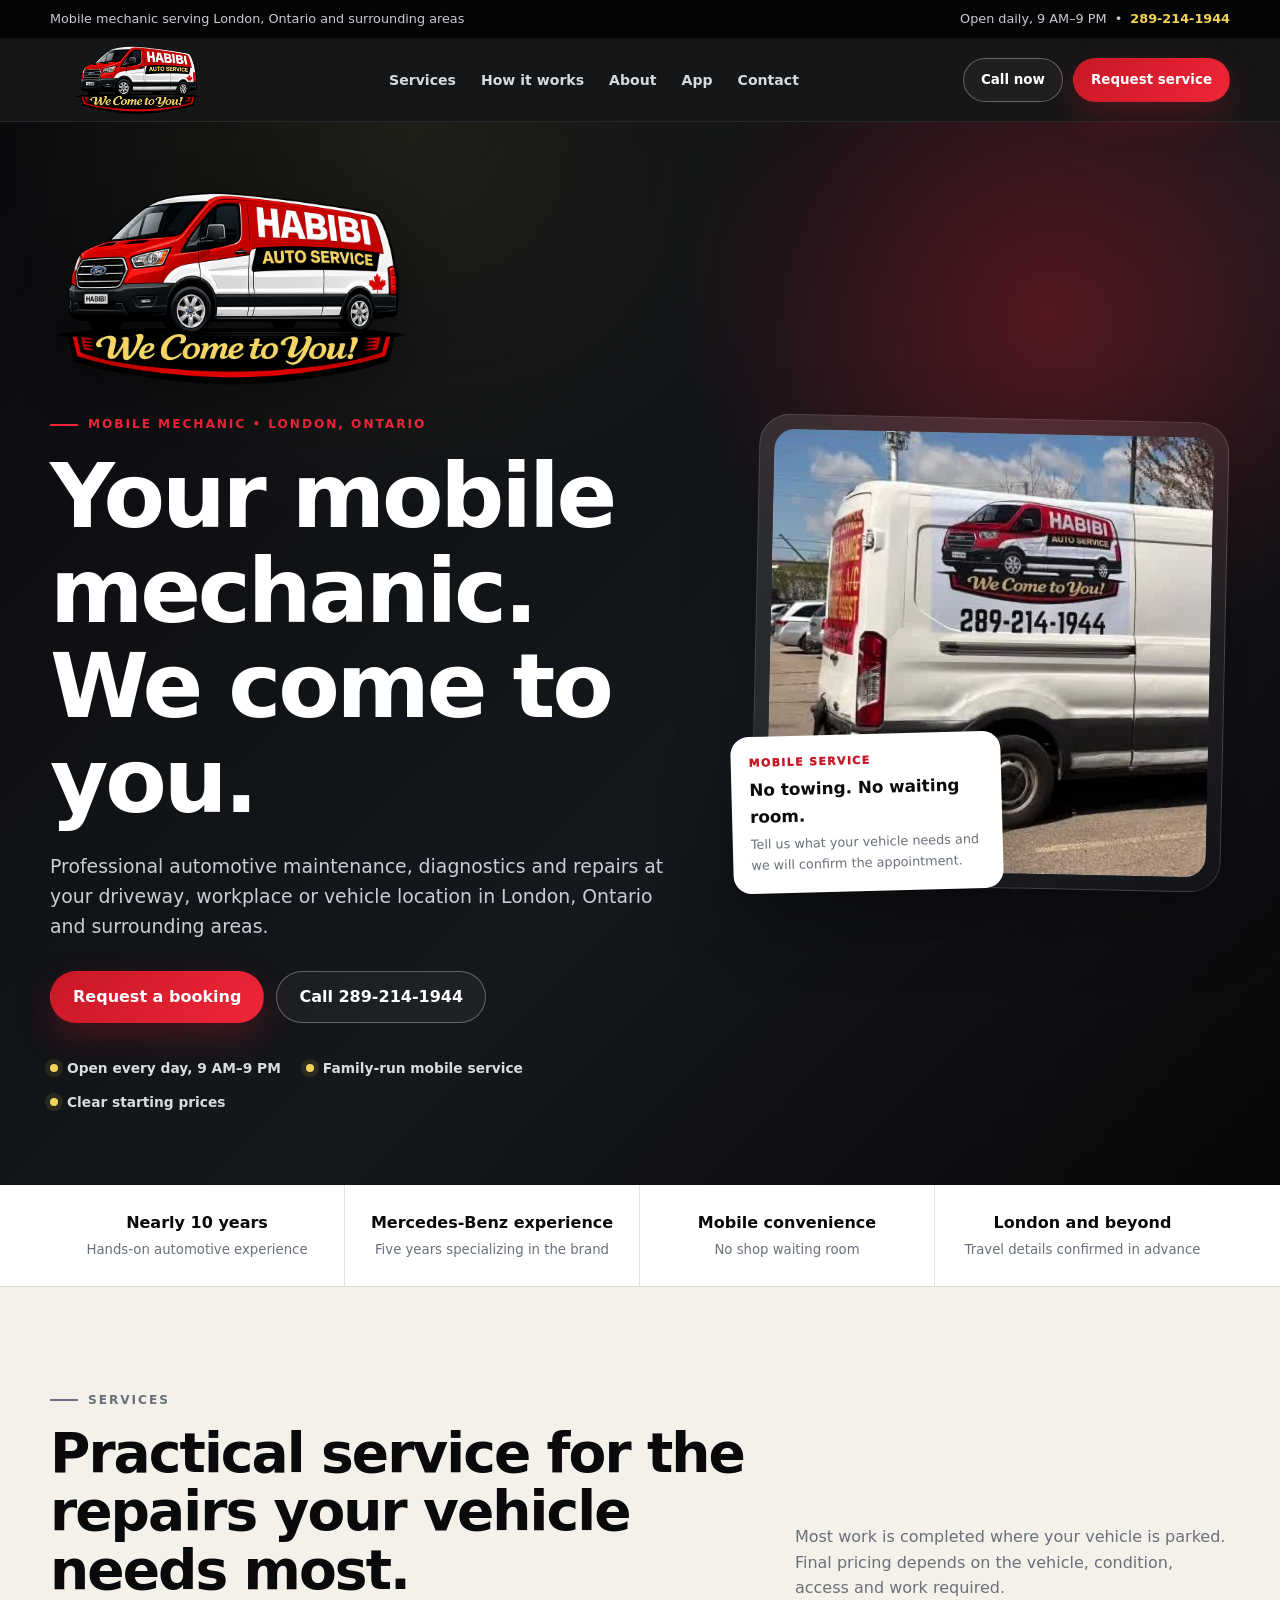
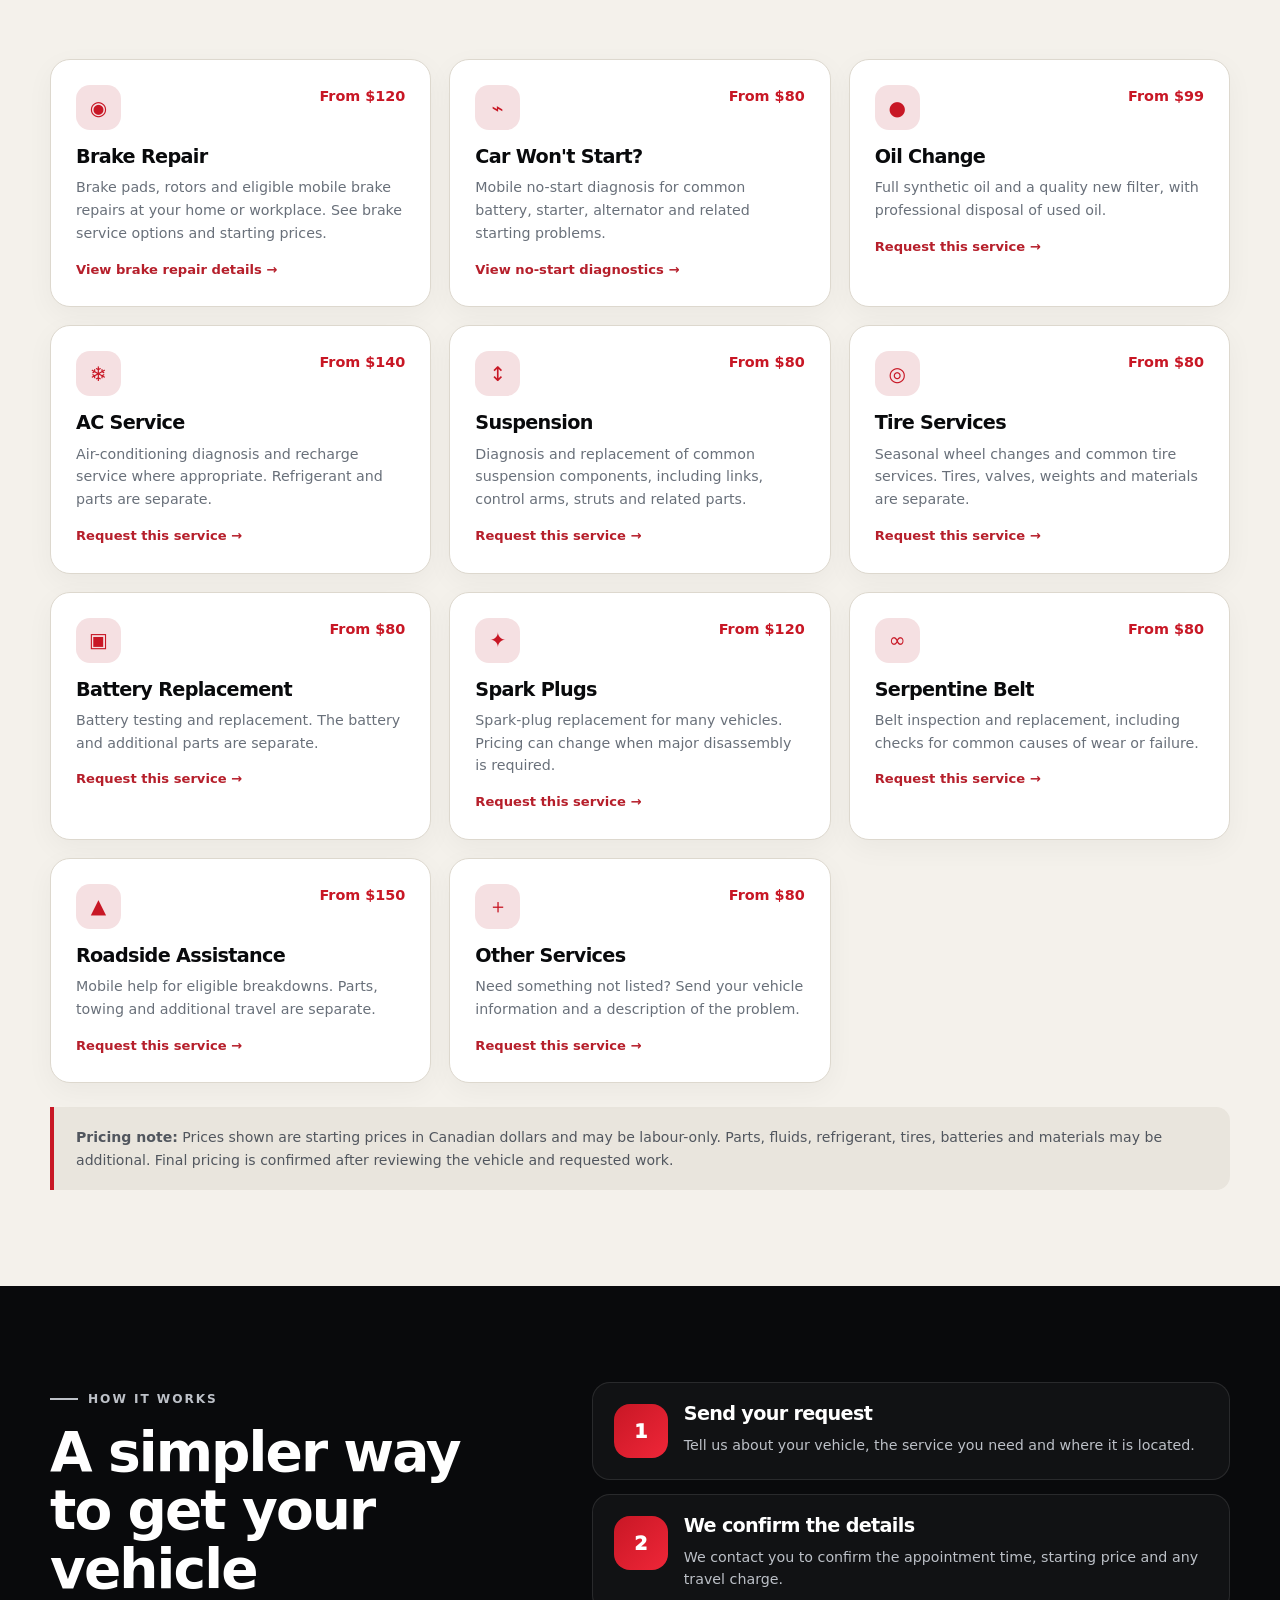
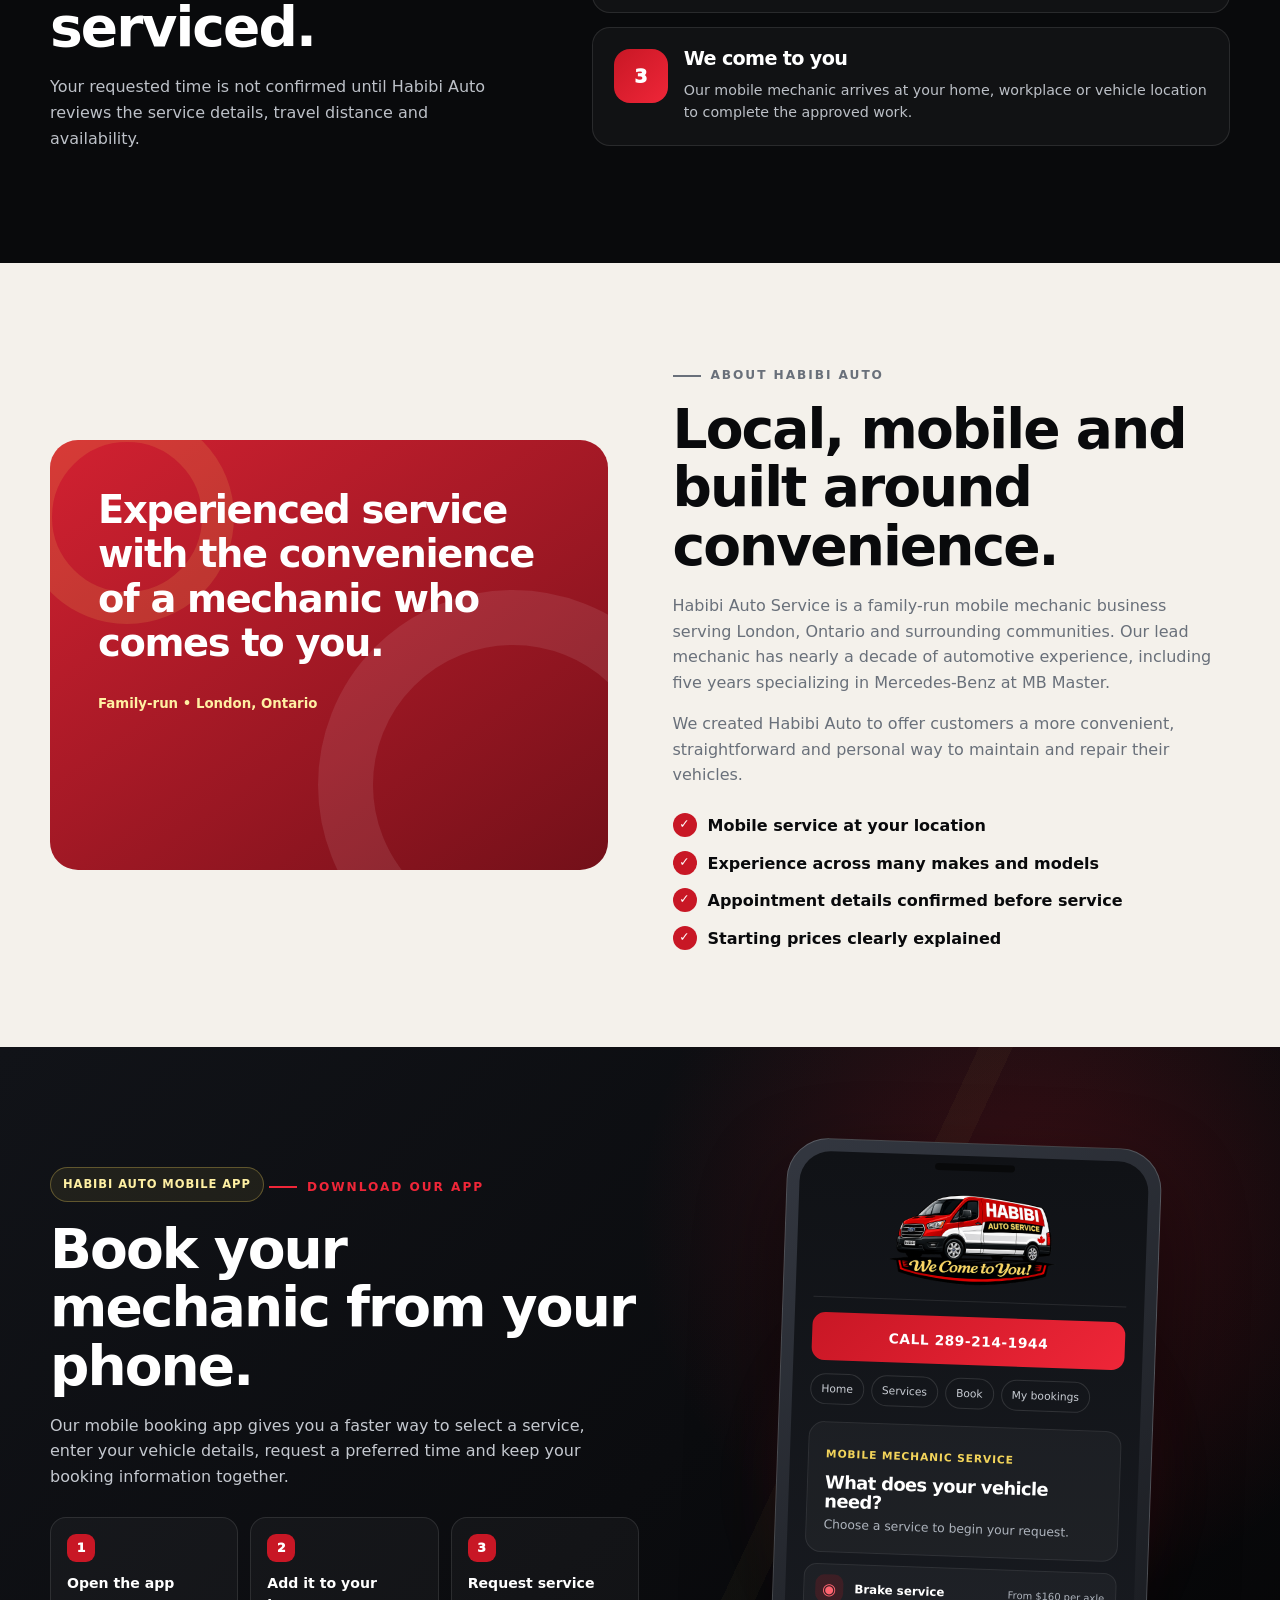
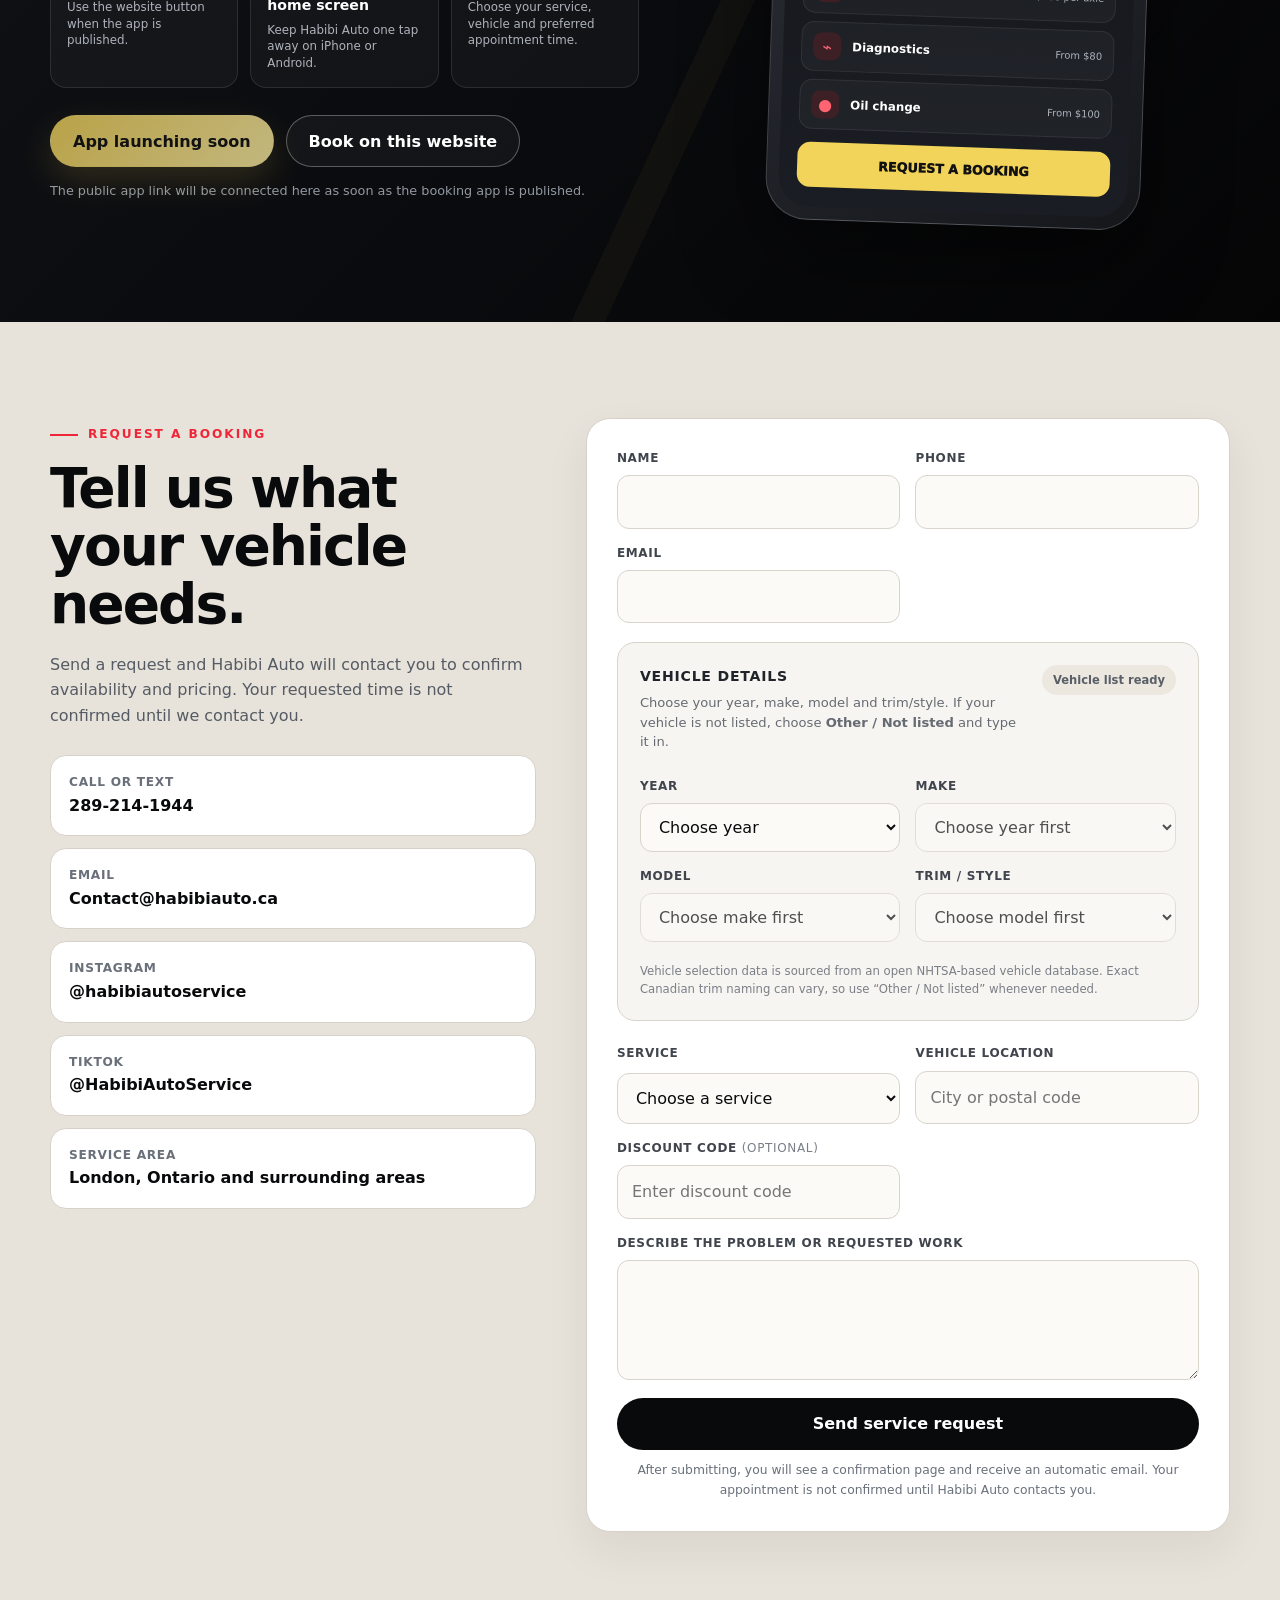
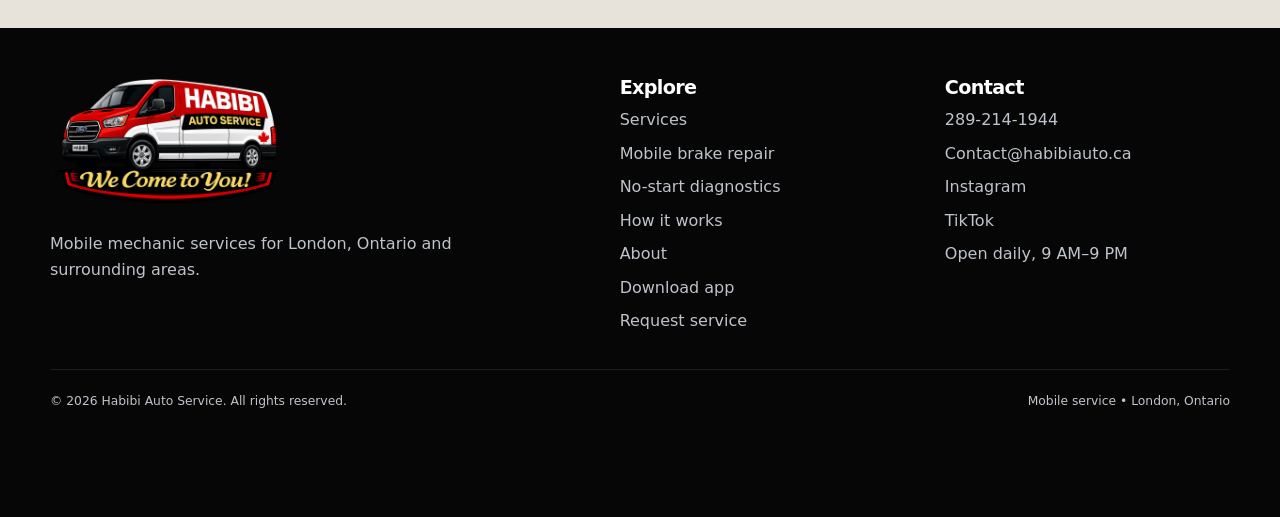
<file: index.html>
<!doctype html>
<html lang="en-CA">
<head>
  <meta charset="utf-8">
  <meta name="viewport" content="width=device-width,initial-scale=1">
  <title>Habibi Auto Service | Mobile Mechanic in London, Ontario</title>
  <meta name="description" content="Convenient mobile mechanic service in London, Ontario and surrounding areas. Brakes, diagnostics, oil changes, AC service, suspension, batteries and more.">
  <meta name="robots" content="index,follow,max-image-preview:large">
  <meta name="theme-color" content="#101216">
  <link rel="icon" href="favicon.png" type="image/png">
  <link rel="stylesheet" href="styles.css">
  <meta property="og:title" content="Habibi Auto Service">
  <meta property="og:description" content="Professional mobile mechanic service that comes to you in London, Ontario and surrounding areas.">
  <meta property="og:type" content="website">
  <meta property="og:url" content="https://habibiauto.ca/">
  <meta property="og:image" content="https://habibiauto.ca/habibi-auto-van.jpg">
  <link rel="canonical" href="https://habibiauto.ca/">

  <style>
    .service-card[role="button"]:focus-visible {
      outline: 3px solid #b61f2b;
      outline-offset: 3px;
    }
    .service-card[role="button"]:active {
      transform: translateY(-1px);
    }
  
  .service-link-card {
    color: inherit;
    text-decoration: none;
  }
  .service-link-card:hover {
    transform: translateY(-2px);
  }

</style>


<style>
  .vehicle-picker {
    margin: 4px 0 8px;
    padding: 22px;
    border: 1px solid #d8d4cc;
    border-radius: 18px;
    background: #f7f5f1;
  }
  .vehicle-picker-head {
    display: flex;
    align-items: flex-start;
    justify-content: space-between;
    gap: 18px;
    margin-bottom: 18px;
  }
  .vehicle-picker-head > div > label {
    display: block;
    margin-bottom: 5px;
    color: #202329;
    font-size: .88rem;
  }
  .vehicle-help {
    margin: 0;
    max-width: 680px;
    color: #666b73;
    font-size: .82rem;
    line-height: 1.5;
  }
  .vehicle-data-status {
    flex: 0 0 auto;
    display: inline-flex;
    align-items: center;
    min-height: 30px;
    padding: 0 11px;
    border-radius: 999px;
    background: #ece8e0;
    color: #5a5f67;
    font-size: .72rem;
    font-weight: 850;
    white-space: nowrap;
  }
  .vehicle-data-status.loading {
    color: #865e08;
    background: #fff2ca;
  }
  .vehicle-data-status.ready {
    color: #22623a;
    background: #def2e5;
  }
  .vehicle-data-status.error {
    color: #8b2730;
    background: #f8e0e2;
  }
  .vehicle-grid {
    display: grid;
    grid-template-columns: repeat(2, minmax(0,1fr));
    gap: 15px;
  }
  .vehicle-other-input {
    margin-top: 8px;
  }
  .vehicle-source-note {
    margin: 14px 0 0;
    color: #7a7f87;
    font-size: .73rem;
    line-height: 1.5;
  }
  @media (max-width: 680px) {
    .vehicle-picker {
      padding: 18px;
    }
    .vehicle-picker-head {
      display: block;
    }
    .vehicle-data-status {
      margin-top: 10px;
    }
    .vehicle-grid {
      grid-template-columns: 1fr;
    }
  }
</style>


</head>
<body>
  <div class="topbar">
    <div class="container topbar-inner">
      <span>Mobile mechanic serving London, Ontario and surrounding areas</span>
      <span>Open daily, 9 AM–9 PM &nbsp;•&nbsp; <a href="tel:+12892141944">289-214-1944</a></span>
    </div>
  </div>

  <header class="site-header">
    <div class="container nav">
      <a class="brand" href="#home" aria-label="Habibi Auto Service home">
        <img src="habibi-logo-tight.png" alt="Habibi Auto Service — We Come to You">
      </a>
      <nav aria-label="Main navigation">
        <ul class="nav-links">
          <li><a href="#services">Services</a></li>
          <li><a href="#how">How it works</a></li>
          <li><a href="#about">About</a></li>
          <li><a href="#app">App</a></li>
          <li><a href="#contact">Contact</a></li>
        </ul>
      </nav>
      <div class="nav-actions">
        <a class="btn btn-outline" href="tel:+12892141944">Call now</a>
        <a class="btn btn-primary" href="#contact">Request service</a>
      </div>
    </div>
  </header>

  <main>
    <section class="hero" id="home">
      <div class="container hero-grid">
        <div class="hero-copy">
          <img class="hero-logo" src="habibi-logo-tight.png" alt="Habibi Auto Service — We Come to You">
          <p class="eyebrow">Mobile mechanic • London, Ontario</p>
          <h1>Your mobile mechanic. We come to you.</h1>
          <p>Professional automotive maintenance, diagnostics and repairs at your driveway, workplace or vehicle location in London, Ontario and surrounding areas.</p>
          <div class="hero-actions">
            <a class="btn btn-primary" href="#contact">Request a booking</a>
            <a class="btn btn-outline" href="tel:+12892141944">Call 289-214-1944</a>
          </div>
          <div class="hero-facts">
            <span><i></i>Open every day, 9 AM–9 PM</span>
            <span><i></i>Family-run mobile service</span>
            <span><i></i>Clear starting prices</span>
          </div>
        </div>
        <div class="hero-visual">
          <div class="photo-card"><img src="habibi-auto-van.jpg" alt="Habibi Auto Service mobile mechanic van"></div>
          <div class="float-card"><span class="float-label">Mobile service</span><strong>No towing. No waiting room.</strong><span>Tell us what your vehicle needs and we will confirm the appointment.</span></div>
        </div>
      </div>
    </section>

    <section class="trust" aria-label="Business highlights">
      <div class="container trust-grid">
        <div class="trust-item"><strong>Nearly 10 years</strong><span>Hands-on automotive experience</span></div>
        <div class="trust-item"><strong>Mercedes-Benz experience</strong><span>Five years specializing in the brand</span></div>
        <div class="trust-item"><strong>Mobile convenience</strong><span>No shop waiting room</span></div>
        <div class="trust-item"><strong>London and beyond</strong><span>Travel details confirmed in advance</span></div>
      </div>
    </section>

    <section class="section-pad" id="services">
      <div class="container">
        <div class="section-head">
          <div><p class="eyebrow">Services</p><h2>Practical service for the repairs your vehicle needs most.</h2></div>
          <p>Most work is completed where your vehicle is parked. Final pricing depends on the vehicle, condition, access and work required.</p>
        </div>
        <div class="services-grid">
          <a class="service-card service-link-card" href="/brakes/" aria-label="Learn more about mobile brake repair">
            <div class="service-top"><span class="icon">◉</span><span class="price">From $120</span></div>
            <h3>Brake Repair</h3>
            <p>Brake pads, rotors and eligible mobile brake repairs at your home or workplace. See brake service options and starting prices.</p>
            <span style="display:inline-block;margin-top:14px;color:#b61f2b;font-size:.82rem;font-weight:900;">View brake repair details →</span>
          </a>
          <a class="service-card service-link-card" href="/nostart/" aria-label="Learn more about mobile no-start diagnostics">
            <div class="service-top"><span class="icon">⌁</span><span class="price">From $80</span></div>
            <h3>Car Won't Start?</h3>
            <p>Mobile no-start diagnosis for common battery, starter, alternator and related starting problems.</p>
            <span style="display:inline-block;margin-top:14px;color:#b61f2b;font-size:.82rem;font-weight:900;">View no-start diagnostics →</span>
          </a>
          <article class="service-card" data-service="Oil change" role="button" tabindex="0" aria-label="Request Oil Change" style="cursor:pointer;"><div class="service-top"><span class="icon">●</span><span class="price">From $99</span></div><h3>Oil Change</h3><p>Full synthetic oil and a quality new filter, with professional disposal of used oil.</p><span style="display:inline-block;margin-top:14px;color:#b61f2b;font-size:.82rem;font-weight:900;">Request this service →</span></article>
          <article class="service-card" data-service="AC service" role="button" tabindex="0" aria-label="Request AC Service" style="cursor:pointer;"><div class="service-top"><span class="icon">❄</span><span class="price">From $140</span></div><h3>AC Service</h3><p>Air-conditioning diagnosis and recharge service where appropriate. Refrigerant and parts are separate.</p><span style="display:inline-block;margin-top:14px;color:#b61f2b;font-size:.82rem;font-weight:900;">Request this service →</span></article>
          <article class="service-card" data-service="Suspension" role="button" tabindex="0" aria-label="Request Suspension" style="cursor:pointer;"><div class="service-top"><span class="icon">↕</span><span class="price">From $80</span></div><h3>Suspension</h3><p>Diagnosis and replacement of common suspension components, including links, control arms, struts and related parts.</p><span style="display:inline-block;margin-top:14px;color:#b61f2b;font-size:.82rem;font-weight:900;">Request this service →</span></article>
          <article class="service-card" data-service="Tire service" role="button" tabindex="0" aria-label="Request Tire Services" style="cursor:pointer;"><div class="service-top"><span class="icon">◎</span><span class="price">From $80</span></div><h3>Tire Services</h3><p>Seasonal wheel changes and common tire services. Tires, valves, weights and materials are separate.</p><span style="display:inline-block;margin-top:14px;color:#b61f2b;font-size:.82rem;font-weight:900;">Request this service →</span></article>
          <article class="service-card" data-service="Battery replacement" role="button" tabindex="0" aria-label="Request Battery Replacement" style="cursor:pointer;"><div class="service-top"><span class="icon">▣</span><span class="price">From $80</span></div><h3>Battery Replacement</h3><p>Battery testing and replacement. The battery and additional parts are separate.</p><span style="display:inline-block;margin-top:14px;color:#b61f2b;font-size:.82rem;font-weight:900;">Request this service →</span></article>
          <article class="service-card" data-service="Spark plugs" role="button" tabindex="0" aria-label="Request Spark Plugs" style="cursor:pointer;"><div class="service-top"><span class="icon">✦</span><span class="price">From $120</span></div><h3>Spark Plugs</h3><p>Spark-plug replacement for many vehicles. Pricing can change when major disassembly is required.</p><span style="display:inline-block;margin-top:14px;color:#b61f2b;font-size:.82rem;font-weight:900;">Request this service →</span></article>
          <article class="service-card" data-service="Serpentine belt" role="button" tabindex="0" aria-label="Request Serpentine Belt" style="cursor:pointer;"><div class="service-top"><span class="icon">∞</span><span class="price">From $80</span></div><h3>Serpentine Belt</h3><p>Belt inspection and replacement, including checks for common causes of wear or failure.</p><span style="display:inline-block;margin-top:14px;color:#b61f2b;font-size:.82rem;font-weight:900;">Request this service →</span></article>
          <article class="service-card" data-service="Roadside assistance" role="button" tabindex="0" aria-label="Request Roadside Assistance" style="cursor:pointer;"><div class="service-top"><span class="icon">▲</span><span class="price">From $150</span></div><h3>Roadside Assistance</h3><p>Mobile help for eligible breakdowns. Parts, towing and additional travel are separate.</p><span style="display:inline-block;margin-top:14px;color:#b61f2b;font-size:.82rem;font-weight:900;">Request this service →</span></article>
          <article class="service-card" data-service="Other service" role="button" tabindex="0" aria-label="Request Other Services" style="cursor:pointer;"><div class="service-top"><span class="icon">＋</span><span class="price">From $80</span></div><h3>Other Services</h3><p>Need something not listed? Send your vehicle information and a description of the problem.</p><span style="display:inline-block;margin-top:14px;color:#b61f2b;font-size:.82rem;font-weight:900;">Request this service →</span></article>
        </div>
        <div class="price-note"><strong>Pricing note:</strong> Prices shown are starting prices in Canadian dollars and may be labour-only. Parts, fluids, refrigerant, tires, batteries and materials may be additional. Final pricing is confirmed after reviewing the vehicle and requested work.</div>
      </div>
    </section>
    </section>

    <section class="section-pad dark" id="how">
      <div class="container process-grid">
        <div class="process-copy"><p class="eyebrow">How it works</p><h2>A simpler way to get your vehicle serviced.</h2><p>Your requested time is not confirmed until Habibi Auto reviews the service details, travel distance and availability.</p></div>
        <div class="steps">
          <article class="step"><span class="step-number">1</span><div><h3>Send your request</h3><p>Tell us about your vehicle, the service you need and where it is located.</p></div></article>
          <article class="step"><span class="step-number">2</span><div><h3>We confirm the details</h3><p>We contact you to confirm the appointment time, starting price and any travel charge.</p></div></article>
          <article class="step"><span class="step-number">3</span><div><h3>We come to you</h3><p>Our mobile mechanic arrives at your home, workplace or vehicle location to complete the approved work.</p></div></article>
        </div>
      </div>
    </section>

    <section class="section-pad" id="about">
      <div class="container about-grid">
        <div class="about-panel"><blockquote>Experienced service with the convenience of a mechanic who comes to you.</blockquote><small>Family-run • London, Ontario</small></div>
        <div class="about-copy"><p class="eyebrow">About Habibi Auto</p><h2>Local, mobile and built around convenience.</h2><p>Habibi Auto Service is a family-run mobile mechanic business serving London, Ontario and surrounding communities. Our lead mechanic has nearly a decade of automotive experience, including five years specializing in Mercedes-Benz at MB Master.</p><p>We created Habibi Auto to offer customers a more convenient, straightforward and personal way to maintain and repair their vehicles.</p><ul class="checks"><li>Mobile service at your location</li><li>Experience across many makes and models</li><li>Appointment details confirmed before service</li><li>Starting prices clearly explained</li></ul></div>
      </div>
    </section>

    <section class="section-pad app-promo" id="app">
      <div class="container app-grid">
        <div class="app-copy">
          <span class="launch-pill">Habibi Auto mobile app</span>
          <p class="eyebrow">Download our app</p>
          <h2>Book your mechanic from your phone.</h2>
          <p>Our mobile booking app gives you a faster way to select a service, enter your vehicle details, request a preferred time and keep your booking information together.</p>
          <div class="install-points">
            <div><span>1</span><strong>Open the app</strong><small>Use the website button when the app is published.</small></div>
            <div><span>2</span><strong>Add it to your home screen</strong><small>Keep Habibi Auto one tap away on iPhone or Android.</small></div>
            <div><span>3</span><strong>Request service</strong><small>Choose your service, vehicle and preferred appointment time.</small></div>
          </div>
          <div class="app-actions">
            <a class="btn btn-gold" data-app-link href="#contact" aria-disabled="true">App launching soon</a>
            <a class="btn btn-outline" href="#contact">Book on this website</a>
          </div>
          <p class="app-note">The public app link will be connected here as soon as the booking app is published.</p>
        </div>
        <div class="app-visual">
          <div class="phone-glow"></div>
          <div class="phone-mock" aria-label="Habibi Auto booking app preview">
            <div class="phone-speaker"></div>
            <div class="phone-screen">
              <div class="app-head"><img src="habibi-logo-tight.png" alt="Habibi Auto Service logo"></div>
              <div class="app-cta">Call 289-214-1944</div>
              <div class="app-nav"><span>Home</span><span>Services</span><span>Book</span><span>My bookings</span></div>
              <div class="app-welcome"><small>Mobile mechanic service</small><h3>What does your vehicle need?</h3><p>Choose a service to begin your request.</p></div>
              <div class="app-service-list"><div><span>◉</span><strong>Brake service</strong><small>From $160 per axle</small></div><div><span>⌁</span><strong>Diagnostics</strong><small>From $80</small></div><div><span>●</span><strong>Oil change</strong><small>From $100</small></div></div>
              <div class="app-book-button">Request a booking</div>
            </div>
          </div>
        </div>
      </div>
    </section>

    <section class="section-pad contact" id="contact">
      <div class="container contact-grid">
        <div class="contact-copy"><p class="eyebrow">Request a booking</p><h2>Tell us what your vehicle needs.</h2><p>Send a request and Habibi Auto will contact you to confirm availability and pricing. Your requested time is not confirmed until we contact you.</p><div class="contact-cards"><div class="contact-card"><span>Call or text</span><a href="tel:+12892141944">289-214-1944</a></div><div class="contact-card"><span>Email</span><a href="mailto:Contact@habibiauto.ca">Contact@habibiauto.ca</a></div><div class="contact-card"><span>Instagram</span><a href="https://www.instagram.com/habibiautoservice/" target="_blank" rel="noopener noreferrer">@habibiautoservice</a></div><div class="contact-card"><span>TikTok</span><a href="https://www.tiktok.com/@habibiautoservice" target="_blank" rel="noopener">@HabibiAutoService</a></div><div class="contact-card"><span>Service area</span><strong>London, Ontario and surrounding areas</strong></div></div></div>
        <form id="service-form" action="https://formsubmit.co/Contact@habibiauto.ca" method="POST"><input type="hidden" name="_subject" value="New Habibi Auto service request"><input type="hidden" name="_template" value="table"><input type="hidden" name="_next" value="https://habibiauto.ca/thank-you.html"><input type="hidden" name="_url" value="https://habibiauto.ca/#contact"><input type="hidden" name="_autoresponse" value="Thank you for contacting Habibi Auto Service. We received your service request. This is an automatic confirmation only; your appointment is not booked or confirmed yet. We will review your vehicle, requested service, location and preferred timing, then contact you to confirm availability, pricing, any travel charge and the appointment details. For urgent assistance, call or text 289-214-1944. We are open daily from 9 AM to 9 PM."><input type="text" name="_honey" tabindex="-1" autocomplete="off" style="position:absolute;left:-9999px;opacity:0" aria-hidden="true"><div class="form-grid"><div class="field"><label for="name">Name</label><input id="name" name="name" autocomplete="name" required></div><div class="field"><label for="phone">Phone</label><input id="phone" name="phone" autocomplete="tel" required></div><div class="field"><label for="email">Email</label><input id="email" name="email" type="email" autocomplete="email" required></div><div class="field full vehicle-picker">
  <div class="vehicle-picker-head">
    <div>
      <label>Vehicle details</label>
      <p class="vehicle-help">Choose your year, make, model and trim/style. If your vehicle is not listed, choose <strong>Other / Not listed</strong> and type it in.</p>
    </div>
    <span id="vehicle-data-status" class="vehicle-data-status">Vehicle list ready</span>
  </div>

  <div class="vehicle-grid">
    <div class="field">
      <label for="vehicle-year">Year</label>
      <select id="vehicle-year" name="vehicle_year" required>
        <option value="">Choose year</option>
      </select>
      <input id="vehicle-year-other" name="vehicle_year_other" class="vehicle-other-input" inputmode="numeric" placeholder="Enter year" hidden>
    </div>

    <div class="field">
      <label for="vehicle-make">Make</label>
      <select id="vehicle-make" name="vehicle_make" required disabled>
        <option value="">Choose year first</option>
      </select>
      <input id="vehicle-make-other" name="vehicle_make_other" class="vehicle-other-input" placeholder="Enter make" hidden>
    </div>

    <div class="field">
      <label for="vehicle-model">Model</label>
      <select id="vehicle-model" name="vehicle_model" required disabled>
        <option value="">Choose make first</option>
      </select>
      <input id="vehicle-model-other" name="vehicle_model_other" class="vehicle-other-input" placeholder="Enter model" hidden>
    </div>

    <div class="field">
      <label for="vehicle-trim">Trim / Style</label>
      <select id="vehicle-trim" name="vehicle_trim" required disabled>
        <option value="">Choose model first</option>
      </select>
      <input id="vehicle-trim-other" name="vehicle_trim_other" class="vehicle-other-input" placeholder="Enter trim, engine, or style if known" hidden>
    </div>
  </div>

  <input id="vehicle-summary" name="vehicle" type="hidden">
  <p class="vehicle-source-note">Vehicle selection data is sourced from an open NHTSA-based vehicle database. Exact Canadian trim naming can vary, so use “Other / Not listed” whenever needed.</p>
</div><div class="field"><label for="service">Service</label><select id="service" name="service" required><option value="">Choose a service</option><option>Full brake job – pads and rotors on both axles</option><option>Partial brake job – pads and rotors on one axle</option><option>Partial brake job – brake pads only on one axle</option><option>General diagnostics</option><option>Oil change</option><option>AC service</option><option>Suspension</option><option>Tire service</option><option>Battery replacement</option><option>Spark plugs</option><option>Serpentine belt</option><option>Roadside assistance</option><option>Other service</option></select></div><div class="field"><label for="location">Vehicle location</label><input id="location" name="location" placeholder="City or postal code" required></div><div class="field"><label for="discount-code">Discount code <span style="font-weight:400;color:#7a7f87;">(optional)</span></label><input id="discount-code" name="discount_code" placeholder="Enter discount code"></div><div class="field full"><label for="message">Describe the problem or requested work</label><textarea id="message" name="message"></textarea></div></div><button class="btn btn-dark" type="submit">Send service request</button><p class="form-note">After submitting, you will see a confirmation page and receive an automatic email. Your appointment is not confirmed until Habibi Auto contacts you.</p></form>
      </div>
    </section>
  </main>

  <footer><div class="container"><div class="footer-grid"><div><a class="brand footer-brand" href="#home"><img src="habibi-logo-tight.png" alt="Habibi Auto Service — We Come to You"></a><p style="max-width:420px;margin-top:20px">Mobile mechanic services for London, Ontario and surrounding areas.</p></div><div><h3>Explore</h3><div class="footer-links"><a href="#services">Services</a><a href="/brakes/">Mobile brake repair</a><a href="/nostart/">No-start diagnostics</a><a href="#how">How it works</a><a href="#about">About</a><a href="#app">Download app</a><a href="#contact">Request service</a></div></div><div><h3>Contact</h3><div class="footer-links"><a href="tel:+12892141944">289-214-1944</a><a href="mailto:Contact@habibiauto.ca">Contact@habibiauto.ca</a><a href="https://www.instagram.com/habibiautoservice/" target="_blank" rel="noopener noreferrer">Instagram</a><a href="https://www.tiktok.com/@habibiautoservice" target="_blank" rel="noopener">TikTok</a><span>Open daily, 9 AM–9 PM</span></div></div></div><div class="footer-bottom"><span>© 2026 Habibi Auto Service. All rights reserved.</span><span>Mobile service • London, Ontario</span></div></div></footer>

  <div class="mobile-bar"><a class="btn btn-outline" href="tel:+12892141944">Call now</a><a class="btn btn-primary" href="#contact">Book service</a></div>
  <script>
const SITE_CONFIG = {
  // Add the published booking-app URL here when it is ready.
  appUrl: ""
};

const appButtons = document.querySelectorAll("[data-app-link]");
appButtons.forEach((button) => {
  if (SITE_CONFIG.appUrl) {
    button.href = SITE_CONFIG.appUrl;
    button.textContent = "Open booking app";
    button.removeAttribute("aria-disabled");
  } else {
    button.href = "#contact";
    button.textContent = "App launching soon";
    button.setAttribute("aria-disabled", "true");
  }
});

const serviceCards = document.querySelectorAll(".service-card[data-service]");
const serviceSelect = document.querySelector("#service");
const contactSection = document.querySelector("#contact");

function openServiceRequest(card) {
  const selectedService = card.dataset.service;

  if (serviceSelect && selectedService) {
    serviceSelect.value = selectedService;
    serviceSelect.dispatchEvent(new Event("change", { bubbles: true }));
  }

  if (contactSection) {
    contactSection.scrollIntoView({ behavior: "smooth", block: "start" });
    history.replaceState(null, "", "#contact");

    window.setTimeout(() => {
      if (serviceSelect) {
        serviceSelect.focus({ preventScroll: true });
      }
    }, 650);
  }
}

serviceCards.forEach((card) => {
  card.addEventListener("click", () => openServiceRequest(card));

  card.addEventListener("keydown", (event) => {
    if (event.key === "Enter" || event.key === " ") {
      event.preventDefault();
      openServiceRequest(card);
    }
  });
});


/* Vehicle Year / Make / Model / Trim selector
   Data source: Open Vehicle DB (NHTSA-based, updated weekly). */
const VEHICLE_DB_URLS = {
  makes: "https://raw.githubusercontent.com/plowman/open-vehicle-db/master/data/makes.csv",
  models: "https://raw.githubusercontent.com/plowman/open-vehicle-db/master/data/models.csv",
  styles: "https://raw.githubusercontent.com/plowman/open-vehicle-db/master/data/styles.csv"
};

const vehicleYear = document.querySelector("#vehicle-year");
const vehicleMake = document.querySelector("#vehicle-make");
const vehicleModel = document.querySelector("#vehicle-model");
const vehicleTrim = document.querySelector("#vehicle-trim");
const vehicleSummary = document.querySelector("#vehicle-summary");
const vehicleStatus = document.querySelector("#vehicle-data-status");

const vehicleOtherInputs = {
  year: document.querySelector("#vehicle-year-other"),
  make: document.querySelector("#vehicle-make-other"),
  model: document.querySelector("#vehicle-model-other"),
  trim: document.querySelector("#vehicle-trim-other")
};

let vehicleDbPromise = null;
let vehicleDb = { makes: [], models: [], styles: [] };

function parseCsv(text) {
  const rows = [];
  let row = [];
  let field = "";
  let quoted = false;

  for (let i = 0; i < text.length; i += 1) {
    const char = text[i];

    if (char === '"') {
      if (quoted && text[i + 1] === '"') {
        field += '"';
        i += 1;
      } else {
        quoted = !quoted;
      }
    } else if (char === "," && !quoted) {
      row.push(field);
      field = "";
    } else if ((char === "\n" || char === "\r") && !quoted) {
      if (char === "\r" && text[i + 1] === "\n") i += 1;
      row.push(field);
      if (row.some((value) => value !== "")) rows.push(row);
      row = [];
      field = "";
    } else {
      field += char;
    }
  }

  if (field || row.length) {
    row.push(field);
    rows.push(row);
  }

  const headers = rows.shift() || [];
  return rows.map((values) => {
    const item = {};
    headers.forEach((header, index) => {
      item[header] = values[index] ?? "";
    });
    return item;
  });
}

function yearMatches(yearSpec, year) {
  const target = Number(year);
  if (!yearSpec || !target) return false;

  return yearSpec.split(",").some((part) => {
    const value = part.trim();
    if (!value) return false;

    if (value.includes("-")) {
      const [start, end] = value.split("-").map(Number);
      return target >= start && target <= end;
    }

    return Number(value) === target;
  });
}

function setVehicleStatus(text, state = "") {
  if (!vehicleStatus) return;
  vehicleStatus.textContent = text;
  vehicleStatus.className = `vehicle-data-status ${state}`.trim();
}

function setSelectOptions(select, placeholder, values, otherLabel = "Other / Not listed") {
  if (!select) return;

  select.innerHTML = "";
  const first = document.createElement("option");
  first.value = "";
  first.textContent = placeholder;
  select.appendChild(first);

  values.forEach(({ value, label }) => {
    const option = document.createElement("option");
    option.value = value;
    option.textContent = label;
    select.appendChild(option);
  });

  const other = document.createElement("option");
  other.value = "__other__";
  other.textContent = otherLabel;
  select.appendChild(other);

  select.disabled = false;
}

function resetSelect(select, text) {
  if (!select) return;
  select.innerHTML = `<option value="">${text}</option>`;
  select.disabled = true;
}

function toggleOtherInput(select, input) {
  if (!select || !input) return;
  const isOther = select.value === "__other__";
  input.hidden = !isOther;
  input.required = isOther;
  if (!isOther) input.value = "";
}

function displayValue(select, input) {
  if (!select) return "";
  if (select.value === "__other__") return (input?.value || "").trim();
  return (select.options[select.selectedIndex]?.textContent || "").trim();
}

function updateVehicleSummary() {
  if (!vehicleSummary) return;
  const parts = [
    displayValue(vehicleYear, vehicleOtherInputs.year),
    displayValue(vehicleMake, vehicleOtherInputs.make),
    displayValue(vehicleModel, vehicleOtherInputs.model),
    displayValue(vehicleTrim, vehicleOtherInputs.trim)
  ].filter(Boolean);

  vehicleSummary.value = parts.join(" ");
}

async function loadVehicleDatabase() {
  if (vehicleDbPromise) return vehicleDbPromise;

  setVehicleStatus("Loading vehicle list…", "loading");

  vehicleDbPromise = Promise.all([
    fetch(VEHICLE_DB_URLS.makes).then((response) => {
      if (!response.ok) throw new Error("Makes database failed");
      return response.text();
    }),
    fetch(VEHICLE_DB_URLS.models).then((response) => {
      if (!response.ok) throw new Error("Models database failed");
      return response.text();
    }),
    fetch(VEHICLE_DB_URLS.styles).then((response) => {
      if (!response.ok) throw new Error("Styles database failed");
      return response.text();
    })
  ])
    .then(([makesCsv, modelsCsv, stylesCsv]) => {
      vehicleDb = {
        makes: parseCsv(makesCsv),
        models: parseCsv(modelsCsv),
        styles: parseCsv(stylesCsv)
      };
      setVehicleStatus("Vehicle list loaded", "ready");
      return vehicleDb;
    })
    .catch((error) => {
      console.error("Vehicle database could not load:", error);
      setVehicleStatus("Manual entry available", "error");
      throw error;
    });

  return vehicleDbPromise;
}

function populateYears() {
  if (!vehicleYear) return;
  const maxYear = 2027;
  const minYear = 1981;

  const values = [];
  for (let year = maxYear; year >= minYear; year -= 1) {
    values.push({ value: String(year), label: String(year) });
  }
  setSelectOptions(vehicleYear, "Choose year", values, "Other / Older vehicle");
}

async function populateMakes() {
  toggleOtherInput(vehicleYear, vehicleOtherInputs.year);
  resetSelect(vehicleMake, "Loading makes…");
  resetSelect(vehicleModel, "Choose make first");
  resetSelect(vehicleTrim, "Choose model first");
  toggleOtherInput(vehicleMake, vehicleOtherInputs.make);
  toggleOtherInput(vehicleModel, vehicleOtherInputs.model);
  toggleOtherInput(vehicleTrim, vehicleOtherInputs.trim);
  updateVehicleSummary();

  if (!vehicleYear.value) {
    resetSelect(vehicleMake, "Choose year first");
    return;
  }

  if (vehicleYear.value === "__other__") {
    setSelectOptions(vehicleMake, "Choose make", [], "Other / Not listed");
    vehicleMake.value = "__other__";
    toggleOtherInput(vehicleMake, vehicleOtherInputs.make);
    setSelectOptions(vehicleModel, "Choose model", [], "Other / Not listed");
    vehicleModel.value = "__other__";
    toggleOtherInput(vehicleModel, vehicleOtherInputs.model);
    setSelectOptions(vehicleTrim, "Choose trim / style", [], "Other / Not listed");
    vehicleTrim.value = "__other__";
    toggleOtherInput(vehicleTrim, vehicleOtherInputs.trim);
    return;
  }

  try {
    const db = await loadVehicleDatabase();
    const makeSlugs = new Set(
      db.models
        .filter((model) => yearMatches(model.years, vehicleYear.value))
        .map((model) => model.make_slug)
    );

    const makes = db.makes
      .filter((make) => makeSlugs.has(make.make_slug))
      .map((make) => ({
        value: make.make_slug,
        label: make.make_name
      }))
      .sort((a, b) => a.label.localeCompare(b.label));

    setSelectOptions(vehicleMake, "Choose make", makes);
  } catch {
    setSelectOptions(vehicleMake, "Choose make", [], "Other / Not listed");
    vehicleMake.value = "__other__";
    toggleOtherInput(vehicleMake, vehicleOtherInputs.make);
  }
}

async function populateModels() {
  toggleOtherInput(vehicleMake, vehicleOtherInputs.make);
  resetSelect(vehicleModel, "Loading models…");
  resetSelect(vehicleTrim, "Choose model first");
  updateVehicleSummary();

  if (!vehicleMake.value) {
    resetSelect(vehicleModel, "Choose make first");
    return;
  }

  if (vehicleMake.value === "__other__") {
    setSelectOptions(vehicleModel, "Choose model", [], "Other / Not listed");
    vehicleModel.value = "__other__";
    toggleOtherInput(vehicleModel, vehicleOtherInputs.model);
    setSelectOptions(vehicleTrim, "Choose trim / style", [], "Other / Not listed");
    vehicleTrim.value = "__other__";
    toggleOtherInput(vehicleTrim, vehicleOtherInputs.trim);
    return;
  }

  try {
    const db = await loadVehicleDatabase();
    const models = db.models
      .filter((model) =>
        model.make_slug === vehicleMake.value &&
        yearMatches(model.years, vehicleYear.value)
      )
      .map((model) => ({
        value: model.model_slug,
        label: model.model_name
      }))
      .sort((a, b) => a.label.localeCompare(b.label));

    setSelectOptions(vehicleModel, "Choose model", models);
  } catch {
    setSelectOptions(vehicleModel, "Choose model", [], "Other / Not listed");
    vehicleModel.value = "__other__";
    toggleOtherInput(vehicleModel, vehicleOtherInputs.model);
  }
}

async function populateTrims() {
  toggleOtherInput(vehicleModel, vehicleOtherInputs.model);
  resetSelect(vehicleTrim, "Loading trims…");
  updateVehicleSummary();

  if (!vehicleModel.value) {
    resetSelect(vehicleTrim, "Choose model first");
    return;
  }

  if (vehicleModel.value === "__other__" || vehicleMake.value === "__other__") {
    setSelectOptions(vehicleTrim, "Choose trim / style", [], "Other / Not listed");
    vehicleTrim.value = "__other__";
    toggleOtherInput(vehicleTrim, vehicleOtherInputs.trim);
    return;
  }

  try {
    const db = await loadVehicleDatabase();
    const seen = new Set();

    const trims = db.styles
      .filter((style) =>
        style.make_slug === vehicleMake.value &&
        style.model_slug === vehicleModel.value &&
        yearMatches(style.years, vehicleYear.value)
      )
      .filter((style) => {
        const key = style.style_name.trim().toLowerCase();
        if (!key || seen.has(key)) return false;
        seen.add(key);
        return true;
      })
      .map((style) => ({
        value: style.style_name,
        label: style.style_name
      }))
      .sort((a, b) => a.label.localeCompare(b.label));

    setSelectOptions(
      vehicleTrim,
      trims.length ? "Choose trim / style" : "No exact trim found",
      trims,
      trims.length ? "Other / Not listed" : "Other / Enter manually"
    );

    if (!trims.length) {
      vehicleTrim.value = "__other__";
      toggleOtherInput(vehicleTrim, vehicleOtherInputs.trim);
    }
  } catch {
    setSelectOptions(vehicleTrim, "Choose trim / style", [], "Other / Not listed");
    vehicleTrim.value = "__other__";
    toggleOtherInput(vehicleTrim, vehicleOtherInputs.trim);
  }
}

if (vehicleYear) {
  populateYears();

  vehicleYear.addEventListener("focus", () => {
    loadVehicleDatabase().catch(() => {});
  }, { once: true });

  vehicleYear.addEventListener("change", populateMakes);
  vehicleMake.addEventListener("change", populateModels);
  vehicleModel.addEventListener("change", populateTrims);

  vehicleTrim.addEventListener("change", () => {
    toggleOtherInput(vehicleTrim, vehicleOtherInputs.trim);
    updateVehicleSummary();
  });

  Object.values(vehicleOtherInputs).forEach((input) => {
    input?.addEventListener("input", updateVehicleSummary);
  });

  document.querySelector("#service-form")?.addEventListener("submit", () => {
    updateVehicleSummary();
  });
}

</script>
  <script type="application/ld+json">{"@context":"https://schema.org","@type":"AutoRepair","name":"Habibi Auto Service","telephone":"+1-289-214-1944","email":"Contact@habibiauto.ca","url":"https://habibiauto.ca/","areaServed":["London, Ontario","Southwestern Ontario"],"openingHours":"Mo-Su 09:00-21:00","description":"Family-run mobile mechanic service serving London, Ontario and surrounding areas."}</script>
</body>
</html>
</file>
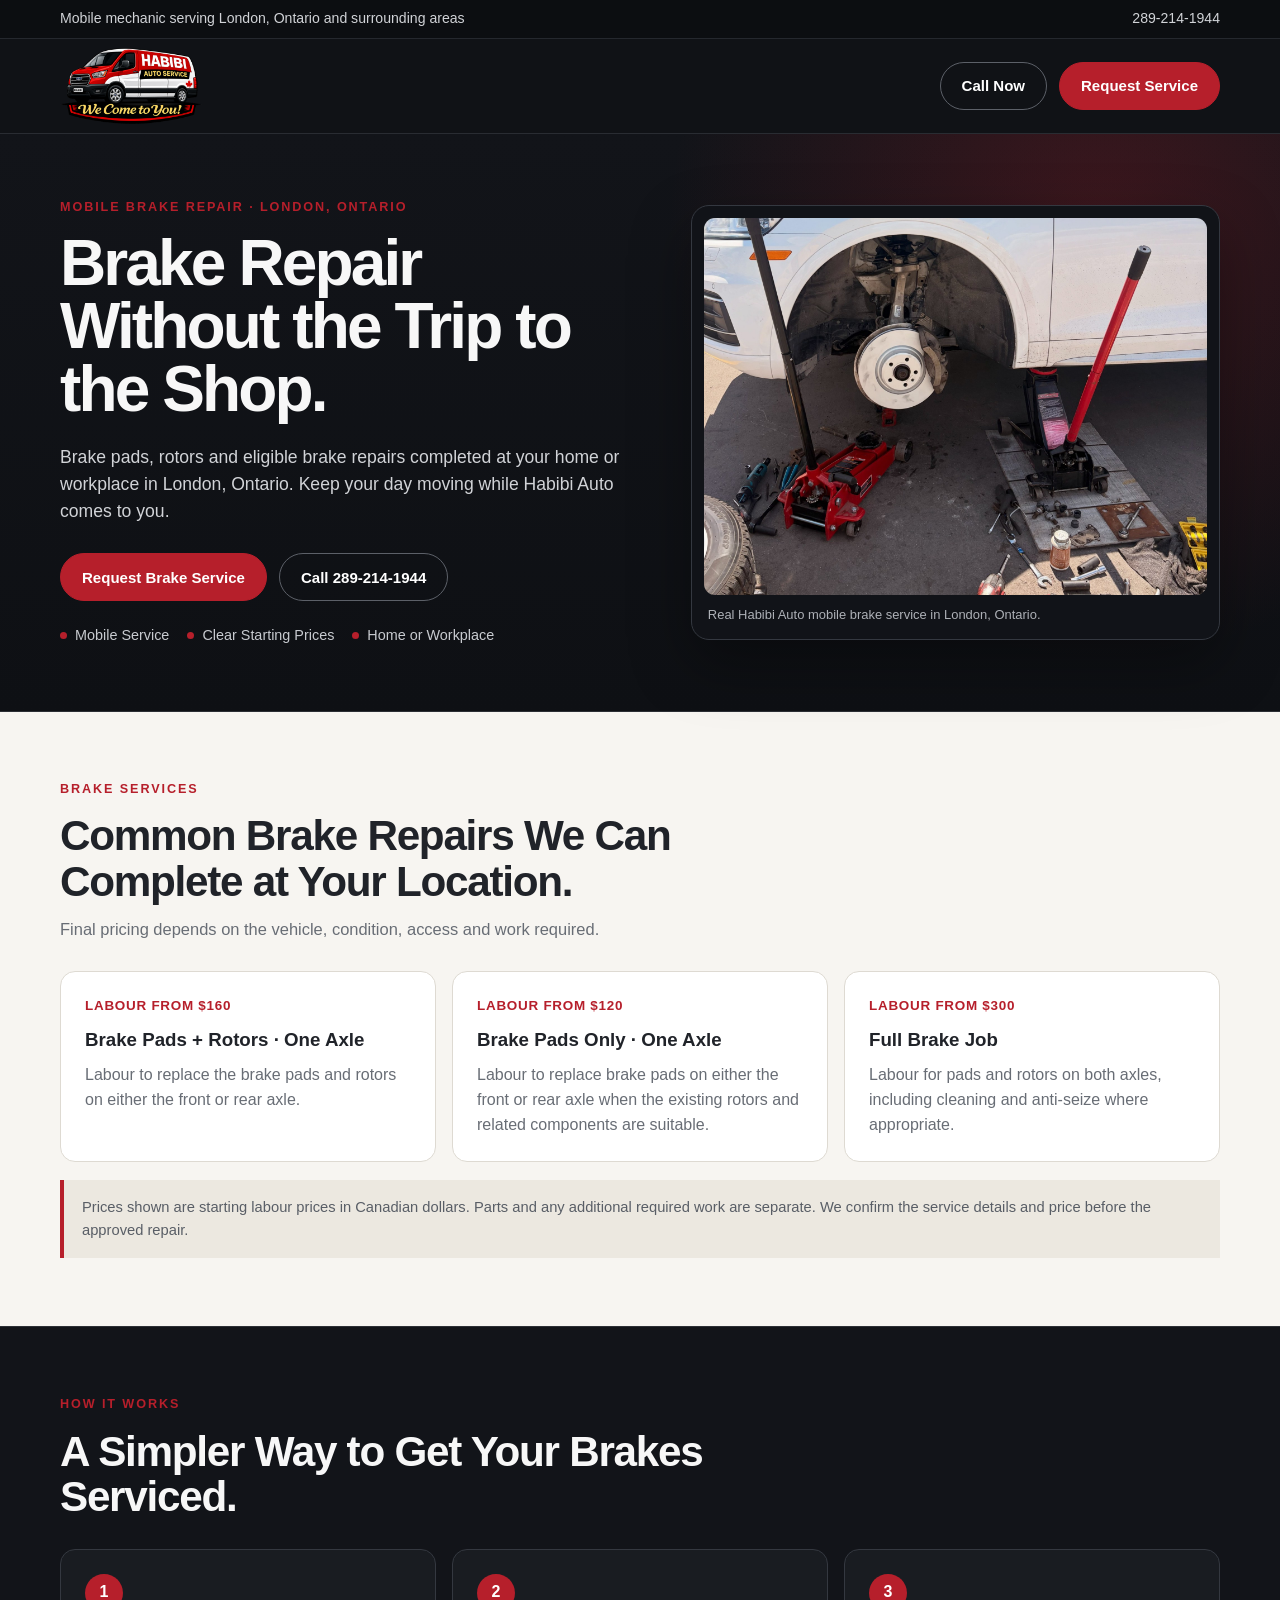
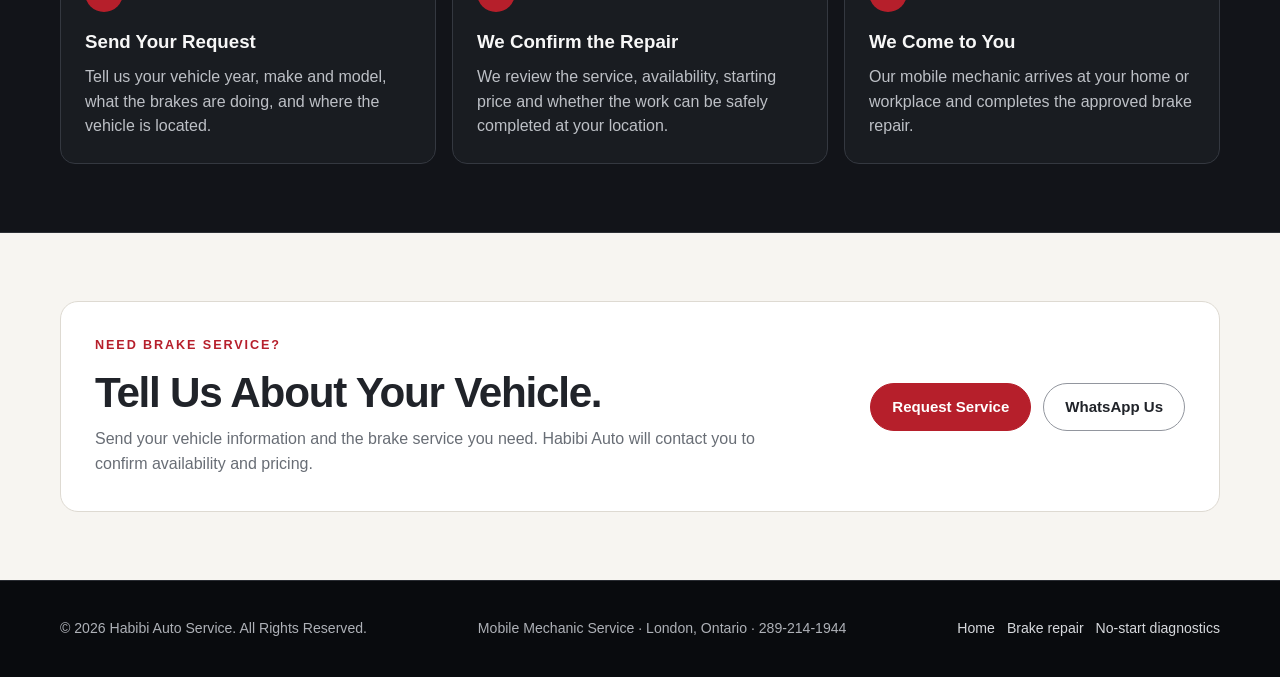
<file: brakes/index.html>
<!doctype html>
<html lang="en-CA">
<head>
  <meta charset="utf-8">
  <meta name="viewport" content="width=device-width,initial-scale=1">
  <title>Mobile Brake Repair in London, Ontario | Habibi Auto Service</title>
  <meta name="description" content="Mobile brake repair in London, Ontario. Habibi Auto Service comes to your home or workplace for eligible brake pad, rotor and brake repairs. Request Service today.">
  <meta name="robots" content="index,follow,max-image-preview:large">
  <meta name="theme-color" content="#101216">
  <link rel="icon" href="../favicon.png" type="image/png">
  <link rel="canonical" href="https://habibiauto.ca/brakes/">

  <meta property="og:title" content="Mobile Brake Repair in London, Ontario | Habibi Auto Service">
  <meta property="og:description" content="Brake pads, rotors and eligible brake repairs at your home or workplace in London, Ontario.">
  <meta property="og:type" content="website">
  <meta property="og:url" content="https://habibiauto.ca/brakes/">
  <meta property="og:image" content="https://habibiauto.ca/brakes/mobile-brake-repair-london-ontario.jpg">

  <style>
    :root {
      --ink: #101216;
      --dark: #101216;
      --dark-2: #17191e;
      --paper: #f7f5f1;
      --white: #ffffff;
      --text: #f7f7f7;
      --muted: #c6c8cc;
      --paper-text: #202329;
      --paper-muted: #686d75;
      --line-dark: #30333a;
      --line-light: #dedad2;
      --brand-red: #b61f2b;
      --brand-red-hover: #981923;
      --max: 1160px;
    }

    * { box-sizing: border-box; }
    html { scroll-behavior: smooth; }
    body {
      margin: 0;
      background: var(--dark);
      color: var(--text);
      font-family: Arial, Helvetica, sans-serif;
      line-height: 1.55;
      -webkit-font-smoothing: antialiased;
    }

    a { color: inherit; }
    img { display: block; max-width: 100%; }

    .container {
      width: min(var(--max), calc(100% - 36px));
      margin: 0 auto;
    }

    .topbar {
      background: #0c0e11;
      border-bottom: 1px solid #25282e;
      color: #d1d3d7;
      font-size: .88rem;
    }

    .topbar-inner {
      min-height: 38px;
      display: flex;
      align-items: center;
      justify-content: space-between;
      gap: 20px;
    }

    .topbar a { text-decoration: none; }

    .site-header {
      background: var(--dark);
      border-bottom: 1px solid #292c32;
    }

    .nav {
      min-height: 94px;
      display: flex;
      align-items: center;
      justify-content: space-between;
      gap: 24px;
    }

    .brand {
      display: inline-flex;
      align-items: center;
      flex: 0 0 auto;
    }

    .brand img {
      width: auto;
      height: 76px;
      object-fit: contain;
    }

    .nav-actions,
    .hero-actions,
    .cta-actions {
      display: flex;
      align-items: center;
      gap: 12px;
      flex-wrap: wrap;
    }

    .btn {
      display: inline-flex;
      min-height: 48px;
      align-items: center;
      justify-content: center;
      padding: 0 21px;
      border-radius: 999px;
      text-decoration: none;
      font-weight: 800;
      font-size: .94rem;
      border: 1px solid transparent;
      transition: background .18s ease, border-color .18s ease, transform .18s ease;
    }

    .btn:hover { transform: translateY(-1px); }

    .btn-primary {
      background: var(--brand-red);
      color: #fff;
      border-color: var(--brand-red);
    }

    .btn-primary:hover {
      background: var(--brand-red-hover);
      border-color: var(--brand-red-hover);
    }

    .btn-outline {
      background: transparent;
      color: #fff;
      border-color: #5c6068;
    }

    .btn-outline:hover { border-color: #888d96; }

    .hero {
      background:
        radial-gradient(circle at 86% 16%, rgba(182, 31, 43, .26), transparent 36%),
        linear-gradient(180deg, #121419 0%, #0e1014 100%);
      border-bottom: 1px solid #2b2e34;
    }

    .hero-grid {
      display: grid;
      grid-template-columns: 1.05fr .95fr;
      gap: 46px;
      align-items: center;
      padding: 64px 0;
    }

    .eyebrow {
      margin: 0 0 14px;
      color: var(--brand-red);
      text-transform: uppercase;
      letter-spacing: .15em;
      font-size: .79rem;
      font-weight: 900;
    }

    h1, h2, h3 { color: inherit; }

    h1 {
      margin: 0 0 22px;
      max-width: 720px;
      font-size: clamp(2.7rem, 5vw, 4.6rem);
      line-height: .99;
      letter-spacing: -.045em;
    }

    h2 {
      margin: 0 0 12px;
      font-size: clamp(2rem, 3.3vw, 2.9rem);
      line-height: 1.08;
      letter-spacing: -.03em;
    }

    h3 { margin: 0 0 9px; }

    .hero-copy {
      max-width: 680px;
      margin: 0 0 28px;
      color: #d1d3d7;
      font-size: 1.1rem;
    }

    .hero-actions { margin-bottom: 23px; }

    .trust-row {
      display: flex;
      gap: 18px;
      flex-wrap: wrap;
      color: #c8cbd0;
      font-size: .9rem;
    }

    .trust-row span {
      display: inline-flex;
      align-items: center;
      gap: 8px;
    }

    .trust-row span::before {
      content: "";
      width: 7px;
      height: 7px;
      border-radius: 50%;
      background: var(--brand-red);
      flex: 0 0 auto;
    }

    .photo-card {
      margin: 0;
      padding: 12px;
      background: #111318;
      border: 1px solid #343840;
      border-radius: 18px;
      box-shadow: 0 24px 60px rgba(0,0,0,.34);
    }

    /* Important: never crop the approved real brake photo. */
    .photo-card img {
      width: 100%;
      height: auto;
      max-height: none;
      object-fit: contain;
      object-position: center;
      border-radius: 11px;
      background: #0d0f12;
    }

    .photo-card figcaption {
      padding: 10px 4px 2px;
      color: #aeb1b7;
      font-size: .81rem;
    }

    .section {
      padding: 68px 0;
      background: var(--paper);
      color: var(--paper-text);
    }

    .section.dark {
      background: #121419;
      color: #f7f7f7;
      border-top: 1px solid #2d3036;
      border-bottom: 1px solid #2d3036;
    }

    .section-head {
      max-width: 800px;
      margin-bottom: 29px;
    }

    .lead {
      margin: 0;
      color: var(--paper-muted);
      font-size: 1.03rem;
    }

    .dark .lead { color: #bdc0c6; }

    .cards,
    .steps {
      display: grid;
      grid-template-columns: repeat(3, 1fr);
      gap: 16px;
    }

    .card {
      background: var(--white);
      border: 1px solid var(--line-light);
      border-radius: 15px;
      padding: 24px;
    }

    .card p,
    .step p {
      margin: 0;
      color: #686d75;
    }

    .price {
      margin-bottom: 8px;
      color: var(--brand-red);
      font-size: .84rem;
      font-weight: 900;
      letter-spacing: .055em;
      text-transform: uppercase;
    }

    .price-note {
      margin-top: 18px;
      padding: 16px 18px;
      background: #ece8e0;
      border-left: 4px solid var(--brand-red);
      color: #595e66;
      font-size: .92rem;
    }

    .step {
      background: #191c21;
      border: 1px solid #343840;
      border-radius: 15px;
      padding: 24px;
    }

    .step-number {
      display: grid;
      place-items: center;
      width: 38px;
      height: 38px;
      margin-bottom: 15px;
      border-radius: 50%;
      background: var(--brand-red);
      color: #fff;
      font-weight: 900;
    }

    .step p { color: #bdc0c6; }

    .cta-section {
      background: var(--paper);
      color: var(--paper-text);
      padding: 68px 0;
    }

    .cta-card {
      display: grid;
      grid-template-columns: 1fr auto;
      align-items: center;
      gap: 30px;
      padding: 34px;
      background: #fff;
      border: 1px solid var(--line-light);
      border-radius: 18px;
    }

    .cta-card p:not(.eyebrow) {
      max-width: 700px;
      margin: 0;
      color: var(--paper-muted);
    }

    .cta-actions .btn-outline {
      color: var(--paper-text);
      border-color: #92969e;
    }

    footer {
      background: #090b0e;
      border-top: 1px solid #292c32;
      color: #aeb1b7;
    }

    .footer-inner {
      min-height: 96px;
      display: flex;
      align-items: center;
      justify-content: space-between;
      gap: 24px;
      flex-wrap: wrap;
      font-size: .88rem;
    }

    @media (max-width: 880px) {
      .hero-grid { grid-template-columns: 1fr; }
      .cards, .steps { grid-template-columns: 1fr; }
      .cta-card { grid-template-columns: 1fr; }
      .brand img { height: 68px; }
    }

    @media (max-width: 620px) {
      .container { width: min(var(--max), calc(100% - 28px)); }

      .topbar-inner {
        justify-content: center;
        text-align: center;
      }

      .topbar-inner span:last-child { display: none; }

      .nav {
        min-height: 82px;
        gap: 12px;
      }

      .brand img { height: 60px; }

      .nav-actions .btn-outline { display: none; }

      .nav-actions .btn-primary {
        min-height: 44px;
        padding: 0 16px;
        font-size: .85rem;
      }

      .hero-grid {
        padding: 42px 0;
        gap: 30px;
      }

      h1 { font-size: clamp(2.55rem, 12vw, 3.35rem); }

      .hero-actions .btn {
        width: 100%;
      }

      .trust-row { gap: 12px 16px; }

      .section, .cta-section { padding: 52px 0; }

      .cta-card { padding: 25px 22px; }

      .cta-actions .btn {
        width: 100%;
      }

      .footer-inner {
        padding: 25px 0;
        min-height: 0;
      }
    }
  </style>

  <script type="application/ld+json">
  {
    "@context": "https://schema.org",
    "@type": "AutoRepair",
    "name": "Habibi Auto Service",
    "url": "https://habibiauto.ca/brakes/",
    "telephone": "+1-289-214-1944",
    "areaServed": "London, Ontario",
    "description": "Mobile brake repair service in London, Ontario, including eligible brake pad and rotor replacement at the customer's home or workplace.",
    "image": "https://habibiauto.ca/brakes/mobile-brake-repair-london-ontario.jpg"
  }
  </script>

<style>
  .footer-service-links {
    display: inline-flex;
    gap: 12px;
    flex-wrap: wrap;
  }
  .footer-service-links a {
    color: #d6d8dc;
    text-decoration: none;
  }
  .footer-service-links a:hover { text-decoration: underline; }
</style>

</head>

<body>
  <div class="topbar">
    <div class="container topbar-inner">
      <span>Mobile mechanic serving London, Ontario and surrounding areas</span>
      <span><a href="tel:+12892141944">289-214-1944</a></span>
    </div>
  </div>

  <header class="site-header">
    <div class="container nav">
      <a class="brand" href="/" aria-label="Habibi Auto Service home">
        <img src="../habibi-logo-tight.png" alt="Habibi Auto Service — We Come to You">
      </a>

      <div class="nav-actions">
        <a class="btn btn-outline" href="tel:+12892141944">Call Now</a>
        <a class="btn btn-primary" href="/#contact">Request Service</a>
      </div>
    </div>
  </header>

  <main>
    <section class="hero">
      <div class="container hero-grid">
        <div>
          <p class="eyebrow">Mobile Brake Repair · London, Ontario</p>
          <h1>Brake Repair Without the Trip to the Shop.</h1>
          <p class="hero-copy">
            Brake pads, rotors and eligible brake repairs completed at your home or workplace in London, Ontario.
            Keep your day moving while Habibi Auto comes to you.
          </p>

          <div class="hero-actions">
            <a class="btn btn-primary" href="/#contact">Request Brake Service</a>
            <a class="btn btn-outline" href="tel:+12892141944">Call 289-214-1944</a>
          </div>

          <div class="trust-row" aria-label="Service benefits">
            <span>Mobile Service</span>
            <span>Clear Starting Prices</span>
            <span>Home or Workplace</span>
          </div>
        </div>

        <figure class="photo-card">
          <img
            src="mobile-brake-repair-london-ontario.jpg"
            alt="Mobile brake rotor replacement performed by Habibi Auto Service in London, Ontario"
            width="1800"
            height="1350"
            loading="eager"
          >
          <figcaption>Real Habibi Auto mobile brake service in London, Ontario.</figcaption>
        </figure>
      </div>
    </section>

    <section class="section">
      <div class="container">
        <div class="section-head">
          <p class="eyebrow">Brake Services</p>
          <h2>Common Brake Repairs We Can Complete at Your Location.</h2>
          <p class="lead">Final pricing depends on the vehicle, condition, access and work required.</p>
        </div>

        <div class="cards">
          <article class="card">
            <div class="price">Labour From $160</div>
            <h3>Brake Pads + Rotors · One Axle</h3>
            <p>Labour to replace the brake pads and rotors on either the front or rear axle.</p>
          </article>

          <article class="card">
            <div class="price">Labour From $120</div>
            <h3>Brake Pads Only · One Axle</h3>
            <p>Labour to replace brake pads on either the front or rear axle when the existing rotors and related components are suitable.</p>
          </article>

          <article class="card">
            <div class="price">Labour From $300</div>
            <h3>Full Brake Job</h3>
            <p>Labour for pads and rotors on both axles, including cleaning and anti-seize where appropriate.</p>
          </article>
        </div>

        <div class="price-note">
          Prices shown are starting labour prices in Canadian dollars. Parts and any additional required work are separate.
          We confirm the service details and price before the approved repair.
        </div>
      </div>
    </section>

    <section class="section dark">
      <div class="container">
        <div class="section-head">
          <p class="eyebrow">How It Works</p>
          <h2>A Simpler Way to Get Your Brakes Serviced.</h2>
        </div>

        <div class="steps">
          <article class="step">
            <span class="step-number">1</span>
            <h3>Send Your Request</h3>
            <p>Tell us your vehicle year, make and model, what the brakes are doing, and where the vehicle is located.</p>
          </article>

          <article class="step">
            <span class="step-number">2</span>
            <h3>We Confirm the Repair</h3>
            <p>We review the service, availability, starting price and whether the work can be safely completed at your location.</p>
          </article>

          <article class="step">
            <span class="step-number">3</span>
            <h3>We Come to You</h3>
            <p>Our mobile mechanic arrives at your home or workplace and completes the approved brake repair.</p>
          </article>
        </div>
      </div>
    </section>

    <section class="cta-section">
      <div class="container">
        <div class="cta-card">
          <div>
            <p class="eyebrow">Need Brake Service?</p>
            <h2>Tell Us About Your Vehicle.</h2>
            <p>Send your vehicle information and the brake service you need. Habibi Auto will contact you to confirm availability and pricing.</p>
          </div>

          <div class="cta-actions">
            <a class="btn btn-primary" href="/#contact">Request Service</a>
            <a class="btn btn-outline" href="https://wa.me/12892141944">WhatsApp Us</a>
          </div>
        </div>
      </div>
    </section>
  </main>

  <footer>
    <div class="container footer-inner">
      <span>© 2026 Habibi Auto Service. All Rights Reserved.</span>
      <span>Mobile Mechanic Service · London, Ontario · 289-214-1944</span><nav class="footer-service-links" aria-label="Service pages"><a href="/">Home</a><a href="/brakes/">Brake repair</a><a href="/nostart/">No-start diagnostics</a></nav>
    </div>
  </footer>
</body>
</html>
</file>
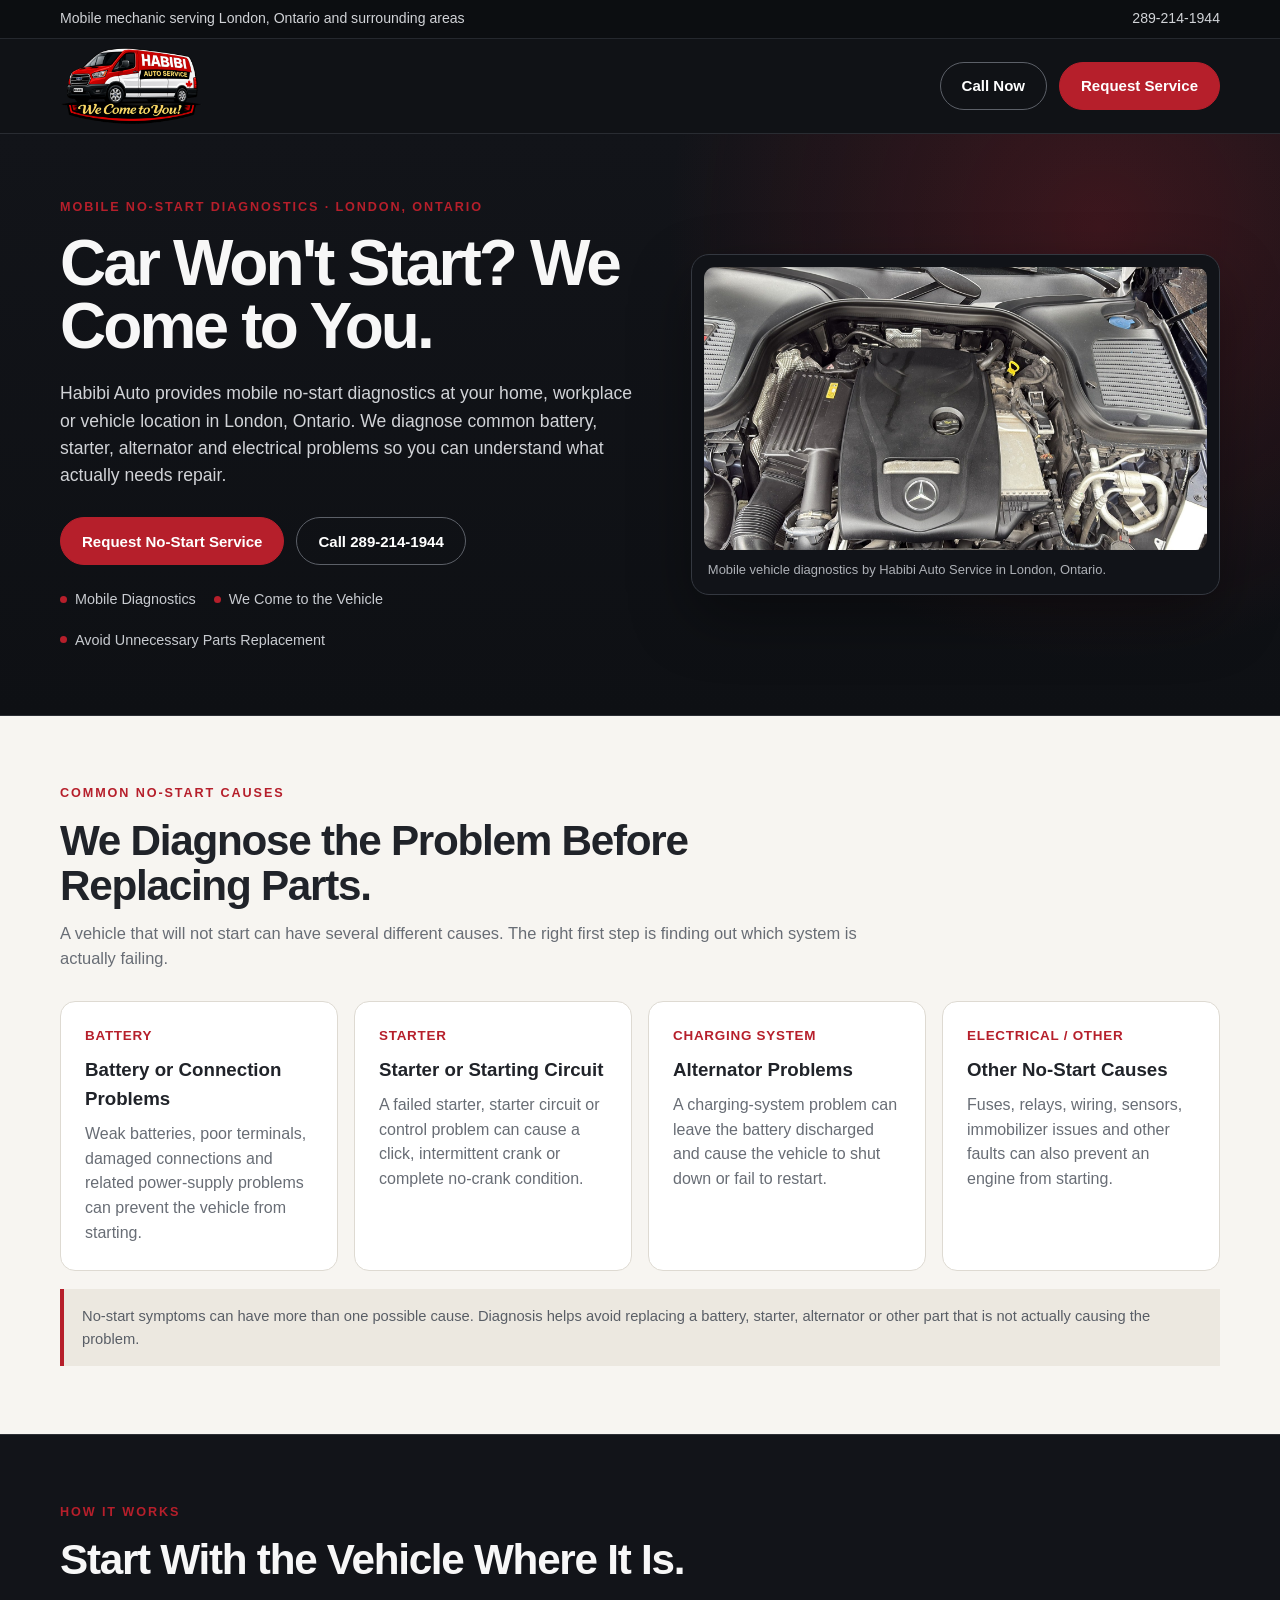
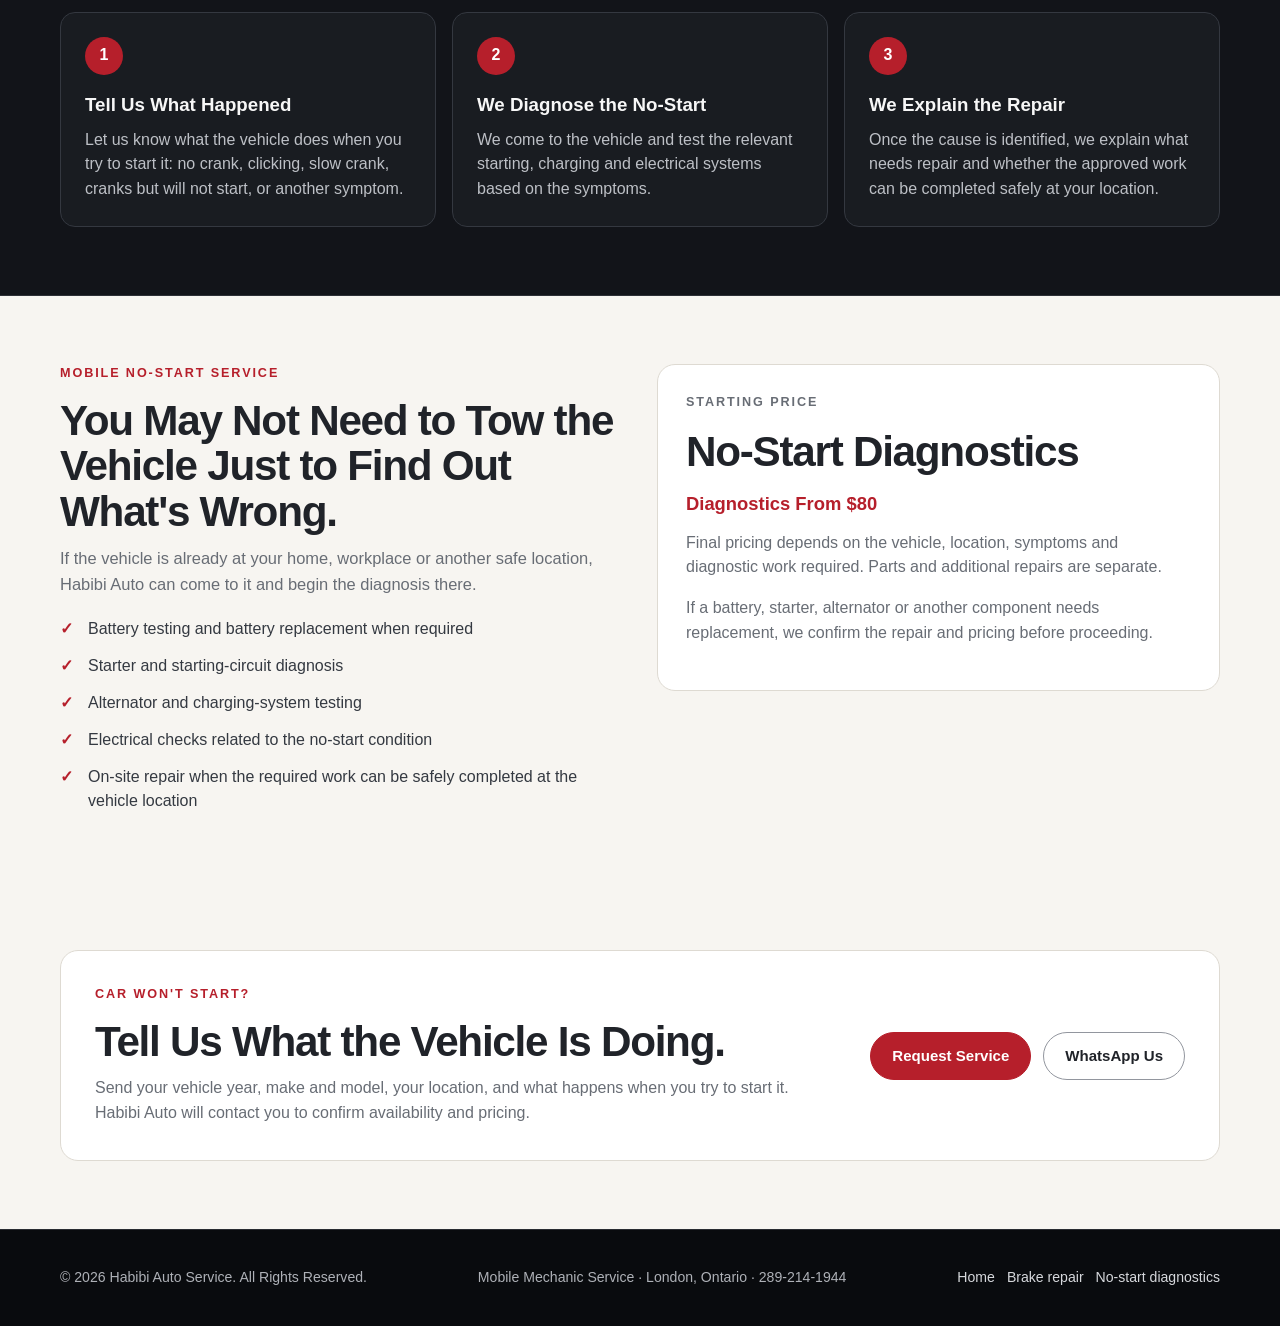
<file: nostart/index.html>
<!doctype html>
<html lang="en-CA">
<head>
  <meta charset="utf-8">
  <meta name="viewport" content="width=device-width,initial-scale=1">

  <title>Car Won't Start? Mobile No-Start Diagnostics in London, Ontario | Habibi Auto Service</title>
  <meta name="description" content="Car won't start in London, Ontario? Habibi Auto Service comes to your location for mobile no-start diagnostics, battery, starter, alternator and electrical troubleshooting.">
  <meta name="robots" content="index,follow,max-image-preview:large">
  <meta name="theme-color" content="#101216">

  <link rel="icon" href="../favicon.png" type="image/png">
  <link rel="canonical" href="https://habibiauto.ca/nostart/">

  <meta property="og:title" content="Car Won't Start? Mobile No-Start Diagnostics | Habibi Auto Service">
  <meta property="og:description" content="Mobile no-start diagnostics in London, Ontario. We come to your vehicle to diagnose common battery, starter, alternator and electrical problems.">
  <meta property="og:type" content="website">
  <meta property="og:url" content="https://habibiauto.ca/nostart/">
  <meta property="og:image" content="https://habibiauto.ca/nostart/mobile-no-start-diagnostics-london-ontario.jpg">

  <style>
    :root {
      --dark: #101216;
      --dark-2: #17191e;
      --paper: #f7f5f1;
      --white: #ffffff;
      --text: #f7f7f7;
      --muted: #c6c8cc;
      --paper-text: #202329;
      --paper-muted: #686d75;
      --line-dark: #30333a;
      --line-light: #dedad2;
      --brand-red: #b61f2b;
      --brand-red-hover: #981923;
      --max: 1160px;
    }

    * { box-sizing: border-box; }

    html { scroll-behavior: smooth; }

    body {
      margin: 0;
      background: var(--dark);
      color: var(--text);
      font-family: Arial, Helvetica, sans-serif;
      line-height: 1.55;
      -webkit-font-smoothing: antialiased;
    }

    a { color: inherit; }

    img {
      display: block;
      max-width: 100%;
    }

    .container {
      width: min(var(--max), calc(100% - 36px));
      margin: 0 auto;
    }

    .topbar {
      background: #0c0e11;
      border-bottom: 1px solid #25282e;
      color: #d1d3d7;
      font-size: .88rem;
    }

    .topbar-inner {
      min-height: 38px;
      display: flex;
      align-items: center;
      justify-content: space-between;
      gap: 20px;
    }

    .topbar a { text-decoration: none; }

    .site-header {
      background: var(--dark);
      border-bottom: 1px solid #292c32;
    }

    .nav {
      min-height: 94px;
      display: flex;
      align-items: center;
      justify-content: space-between;
      gap: 24px;
    }

    .brand {
      display: inline-flex;
      align-items: center;
      flex: 0 0 auto;
    }

    .brand img {
      width: auto;
      height: 76px;
      object-fit: contain;
    }

    .nav-actions,
    .hero-actions,
    .cta-actions {
      display: flex;
      align-items: center;
      gap: 12px;
      flex-wrap: wrap;
    }

    .btn {
      display: inline-flex;
      min-height: 48px;
      align-items: center;
      justify-content: center;
      padding: 0 21px;
      border-radius: 999px;
      text-decoration: none;
      font-weight: 800;
      font-size: .94rem;
      border: 1px solid transparent;
      transition: background .18s ease, border-color .18s ease, transform .18s ease;
    }

    .btn:hover { transform: translateY(-1px); }

    .btn-primary {
      background: var(--brand-red);
      color: #fff;
      border-color: var(--brand-red);
    }

    .btn-primary:hover {
      background: var(--brand-red-hover);
      border-color: var(--brand-red-hover);
    }

    .btn-outline {
      background: transparent;
      color: #fff;
      border-color: #5c6068;
    }

    .btn-outline:hover { border-color: #888d96; }

    .hero {
      background:
        radial-gradient(circle at 86% 16%, rgba(182, 31, 43, .26), transparent 36%),
        linear-gradient(180deg, #121419 0%, #0e1014 100%);
      border-bottom: 1px solid #2b2e34;
    }

    .hero-grid {
      display: grid;
      grid-template-columns: 1.05fr .95fr;
      gap: 46px;
      align-items: center;
      padding: 64px 0;
    }

    .eyebrow {
      margin: 0 0 14px;
      color: var(--brand-red);
      text-transform: uppercase;
      letter-spacing: .15em;
      font-size: .79rem;
      font-weight: 900;
    }

    h1, h2, h3 { color: inherit; }

    h1 {
      margin: 0 0 22px;
      max-width: 760px;
      font-size: clamp(2.7rem, 5vw, 4.6rem);
      line-height: .99;
      letter-spacing: -.045em;
    }

    h2 {
      margin: 0 0 12px;
      font-size: clamp(2rem, 3.3vw, 2.9rem);
      line-height: 1.08;
      letter-spacing: -.03em;
    }

    h3 { margin: 0 0 9px; }

    .hero-copy {
      max-width: 700px;
      margin: 0 0 28px;
      color: #d1d3d7;
      font-size: 1.1rem;
    }

    .hero-actions { margin-bottom: 23px; }

    .trust-row {
      display: flex;
      gap: 18px;
      flex-wrap: wrap;
      color: #c8cbd0;
      font-size: .9rem;
    }

    .trust-row span {
      display: inline-flex;
      align-items: center;
      gap: 8px;
    }

    .trust-row span::before {
      content: "";
      width: 7px;
      height: 7px;
      border-radius: 50%;
      background: var(--brand-red);
      flex: 0 0 auto;
    }

    .photo-card {
      margin: 0;
      padding: 12px;
      background: #111318;
      border: 1px solid #343840;
      border-radius: 18px;
      box-shadow: 0 24px 60px rgba(0,0,0,.34);
    }

    .photo-card img {
      width: 100%;
      height: auto;
      max-height: none;
      object-fit: contain;
      object-position: center;
      border-radius: 11px;
      background: #0d0f12;
    }

    .photo-card figcaption {
      padding: 10px 4px 2px;
      color: #aeb1b7;
      font-size: .81rem;
    }

    .section {
      padding: 68px 0;
      background: var(--paper);
      color: var(--paper-text);
    }

    .section.dark {
      background: #121419;
      color: #f7f7f7;
      border-top: 1px solid #2d3036;
      border-bottom: 1px solid #2d3036;
    }

    .section-head {
      max-width: 820px;
      margin-bottom: 29px;
    }

    .lead {
      margin: 0;
      color: var(--paper-muted);
      font-size: 1.03rem;
    }

    .dark .lead { color: #bdc0c6; }

    .cards {
      display: grid;
      grid-template-columns: repeat(4, 1fr);
      gap: 16px;
    }

    .card {
      background: var(--white);
      border: 1px solid var(--line-light);
      border-radius: 15px;
      padding: 24px;
    }

    .card p,
    .step p {
      margin: 0;
      color: #686d75;
    }

    .card-label {
      margin-bottom: 8px;
      color: var(--brand-red);
      font-size: .84rem;
      font-weight: 900;
      letter-spacing: .055em;
      text-transform: uppercase;
    }

    .diagnostic-note {
      margin-top: 18px;
      padding: 16px 18px;
      background: #ece8e0;
      border-left: 4px solid var(--brand-red);
      color: #595e66;
      font-size: .92rem;
    }

    .steps {
      display: grid;
      grid-template-columns: repeat(3, 1fr);
      gap: 16px;
    }

    .step {
      background: #191c21;
      border: 1px solid #343840;
      border-radius: 15px;
      padding: 24px;
    }

    .step-number {
      display: grid;
      place-items: center;
      width: 38px;
      height: 38px;
      margin-bottom: 15px;
      border-radius: 50%;
      background: var(--brand-red);
      color: #fff;
      font-weight: 900;
    }

    .step p { color: #bdc0c6; }

    .split {
      display: grid;
      grid-template-columns: 1fr 1fr;
      gap: 34px;
      align-items: start;
    }

    .checklist {
      list-style: none;
      padding: 0;
      margin: 20px 0 0;
      display: grid;
      gap: 12px;
    }

    .checklist li {
      position: relative;
      padding-left: 28px;
      color: #343941;
    }

    .checklist li::before {
      content: "✓";
      position: absolute;
      left: 0;
      color: var(--brand-red);
      font-weight: 900;
    }

    .info-panel {
      padding: 28px;
      background: #fff;
      border: 1px solid var(--line-light);
      border-radius: 18px;
    }

    .info-panel p {
      margin: 0 0 16px;
      color: var(--paper-muted);
    }

    .price-highlight {
      display: inline-block;
      margin: 4px 0 12px;
      color: var(--brand-red);
      font-size: 1.15rem;
      font-weight: 900;
    }

    .cta-section {
      background: var(--paper);
      color: var(--paper-text);
      padding: 68px 0;
    }

    .cta-card {
      display: grid;
      grid-template-columns: 1fr auto;
      align-items: center;
      gap: 30px;
      padding: 34px;
      background: #fff;
      border: 1px solid var(--line-light);
      border-radius: 18px;
    }

    .cta-card p:not(.eyebrow) {
      max-width: 700px;
      margin: 0;
      color: var(--paper-muted);
    }

    .cta-actions .btn-outline {
      color: var(--paper-text);
      border-color: #92969e;
    }

    footer {
      background: #090b0e;
      border-top: 1px solid #292c32;
      color: #aeb1b7;
    }

    .footer-inner {
      min-height: 96px;
      display: flex;
      align-items: center;
      justify-content: space-between;
      gap: 24px;
      flex-wrap: wrap;
      font-size: .88rem;
    }

    @media (max-width: 940px) {
      .cards { grid-template-columns: repeat(2, 1fr); }
    }

    @media (max-width: 880px) {
      .hero-grid,
      .split {
        grid-template-columns: 1fr;
      }

      .steps { grid-template-columns: 1fr; }
      .cta-card { grid-template-columns: 1fr; }
      .brand img { height: 68px; }
    }

    @media (max-width: 620px) {
      .container { width: min(var(--max), calc(100% - 28px)); }

      .topbar-inner {
        justify-content: center;
        text-align: center;
      }

      .topbar-inner span:last-child { display: none; }

      .nav {
        min-height: 82px;
        gap: 12px;
      }

      .brand img { height: 60px; }

      .nav-actions .btn-outline { display: none; }

      .nav-actions .btn-primary {
        min-height: 44px;
        padding: 0 16px;
        font-size: .85rem;
      }

      .hero-grid {
        padding: 42px 0;
        gap: 30px;
      }

      h1 { font-size: clamp(2.55rem, 12vw, 3.35rem); }

      .hero-actions .btn { width: 100%; }

      .trust-row { gap: 12px 16px; }

      .section, .cta-section { padding: 52px 0; }

      .cards { grid-template-columns: 1fr; }

      .cta-card,
      .info-panel { padding: 25px 22px; }

      .cta-actions .btn { width: 100%; }

      .footer-inner {
        padding: 25px 0;
        min-height: 0;
      }
    }
  </style>

  <script type="application/ld+json">
  {
    "@context": "https://schema.org",
    "@type": "AutoRepair",
    "name": "Habibi Auto Service",
    "url": "https://habibiauto.ca/nostart/",
    "telephone": "+1-289-214-1944",
    "areaServed": "London, Ontario",
    "description": "Mobile no-start diagnostics in London, Ontario, including troubleshooting of common battery, starter, alternator and electrical problems.",
    "image": "https://habibiauto.ca/nostart/mobile-no-start-diagnostics-london-ontario.jpg"
  }
  </script>

<style>
  .footer-service-links {
    display: inline-flex;
    gap: 12px;
    flex-wrap: wrap;
  }
  .footer-service-links a {
    color: #d6d8dc;
    text-decoration: none;
  }
  .footer-service-links a:hover { text-decoration: underline; }
</style>

</head>

<body>
  <div class="topbar">
    <div class="container topbar-inner">
      <span>Mobile mechanic serving London, Ontario and surrounding areas</span>
      <span><a href="tel:+12892141944">289-214-1944</a></span>
    </div>
  </div>

  <header class="site-header">
    <div class="container nav">
      <a class="brand" href="/" aria-label="Habibi Auto Service home">
        <img src="../habibi-logo-tight.png" alt="Habibi Auto Service — We Come to You">
      </a>

      <div class="nav-actions">
        <a class="btn btn-outline" href="tel:+12892141944">Call Now</a>
        <a class="btn btn-primary" href="/#contact">Request Service</a>
      </div>
    </div>
  </header>

  <main>
    <section class="hero">
      <div class="container hero-grid">
        <div>
          <p class="eyebrow">Mobile No-Start Diagnostics · London, Ontario</p>
          <h1>Car Won't Start? We Come to You.</h1>

          <p class="hero-copy">
            Habibi Auto provides mobile no-start diagnostics at your home, workplace or vehicle location in London, Ontario.
            We diagnose common battery, starter, alternator and electrical problems so you can understand what actually needs repair.
          </p>

          <div class="hero-actions">
            <a class="btn btn-primary" href="/#contact">Request No-Start Service</a>
            <a class="btn btn-outline" href="tel:+12892141944">Call 289-214-1944</a>
          </div>

          <div class="trust-row" aria-label="Service benefits">
            <span>Mobile Diagnostics</span>
            <span>We Come to the Vehicle</span>
            <span>Avoid Unnecessary Parts Replacement</span>
          </div>
        </div>

        <figure class="photo-card">
          <img
            src="mobile-no-start-diagnostics-london-ontario.jpg"
            alt="Engine bay inspected during mobile vehicle diagnostics by Habibi Auto Service in London, Ontario"
            loading="eager"
          >
          <figcaption>Mobile vehicle diagnostics by Habibi Auto Service in London, Ontario.</figcaption>
        </figure>
      </div>
    </section>

    <section class="section">
      <div class="container">
        <div class="section-head">
          <p class="eyebrow">Common No-Start Causes</p>
          <h2>We Diagnose the Problem Before Replacing Parts.</h2>
          <p class="lead">
            A vehicle that will not start can have several different causes. The right first step is finding out which system is actually failing.
          </p>
        </div>

        <div class="cards">
          <article class="card">
            <div class="card-label">Battery</div>
            <h3>Battery or Connection Problems</h3>
            <p>Weak batteries, poor terminals, damaged connections and related power-supply problems can prevent the vehicle from starting.</p>
          </article>

          <article class="card">
            <div class="card-label">Starter</div>
            <h3>Starter or Starting Circuit</h3>
            <p>A failed starter, starter circuit or control problem can cause a click, intermittent crank or complete no-crank condition.</p>
          </article>

          <article class="card">
            <div class="card-label">Charging System</div>
            <h3>Alternator Problems</h3>
            <p>A charging-system problem can leave the battery discharged and cause the vehicle to shut down or fail to restart.</p>
          </article>

          <article class="card">
            <div class="card-label">Electrical / Other</div>
            <h3>Other No-Start Causes</h3>
            <p>Fuses, relays, wiring, sensors, immobilizer issues and other faults can also prevent an engine from starting.</p>
          </article>
        </div>

        <div class="diagnostic-note">
          No-start symptoms can have more than one possible cause. Diagnosis helps avoid replacing a battery, starter, alternator or other part that is not actually causing the problem.
        </div>
      </div>
    </section>

    <section class="section dark">
      <div class="container">
        <div class="section-head">
          <p class="eyebrow">How It Works</p>
          <h2>Start With the Vehicle Where It Is.</h2>
        </div>

        <div class="steps">
          <article class="step">
            <span class="step-number">1</span>
            <h3>Tell Us What Happened</h3>
            <p>Let us know what the vehicle does when you try to start it: no crank, clicking, slow crank, cranks but will not start, or another symptom.</p>
          </article>

          <article class="step">
            <span class="step-number">2</span>
            <h3>We Diagnose the No-Start</h3>
            <p>We come to the vehicle and test the relevant starting, charging and electrical systems based on the symptoms.</p>
          </article>

          <article class="step">
            <span class="step-number">3</span>
            <h3>We Explain the Repair</h3>
            <p>Once the cause is identified, we explain what needs repair and whether the approved work can be completed safely at your location.</p>
          </article>
        </div>
      </div>
    </section>

    <section class="section">
      <div class="container split">
        <div>
          <p class="eyebrow">Mobile No-Start Service</p>
          <h2>You May Not Need to Tow the Vehicle Just to Find Out What's Wrong.</h2>
          <p class="lead">
            If the vehicle is already at your home, workplace or another safe location, Habibi Auto can come to it and begin the diagnosis there.
          </p>

          <ul class="checklist">
            <li>Battery testing and battery replacement when required</li>
            <li>Starter and starting-circuit diagnosis</li>
            <li>Alternator and charging-system testing</li>
            <li>Electrical checks related to the no-start condition</li>
            <li>On-site repair when the required work can be safely completed at the vehicle location</li>
          </ul>
        </div>

        <aside class="info-panel">
          <p class="eyebrow">Starting Price</p>
          <h2>No-Start Diagnostics</h2>
          <span class="price-highlight">Diagnostics From $80</span>
          <p>
            Final pricing depends on the vehicle, location, symptoms and diagnostic work required.
            Parts and additional repairs are separate.
          </p>
          <p>
            If a battery, starter, alternator or another component needs replacement, we confirm the repair and pricing before proceeding.
          </p>
        </aside>
      </div>
    </section>

    <section class="cta-section">
      <div class="container">
        <div class="cta-card">
          <div>
            <p class="eyebrow">Car Won't Start?</p>
            <h2>Tell Us What the Vehicle Is Doing.</h2>
            <p>
              Send your vehicle year, make and model, your location, and what happens when you try to start it.
              Habibi Auto will contact you to confirm availability and pricing.
            </p>
          </div>

          <div class="cta-actions">
            <a class="btn btn-primary" href="/#contact">Request Service</a>
            <a class="btn btn-outline" href="https://wa.me/12892141944">WhatsApp Us</a>
          </div>
        </div>
      </div>
    </section>
  </main>

  <footer>
    <div class="container footer-inner">
      <span>© 2026 Habibi Auto Service. All Rights Reserved.</span>
      <span>Mobile Mechanic Service · London, Ontario · 289-214-1944</span><nav class="footer-service-links" aria-label="Service pages"><a href="/">Home</a><a href="/brakes/">Brake repair</a><a href="/nostart/">No-start diagnostics</a></nav>
    </div>
  </footer>
</body>
</html>
</file>
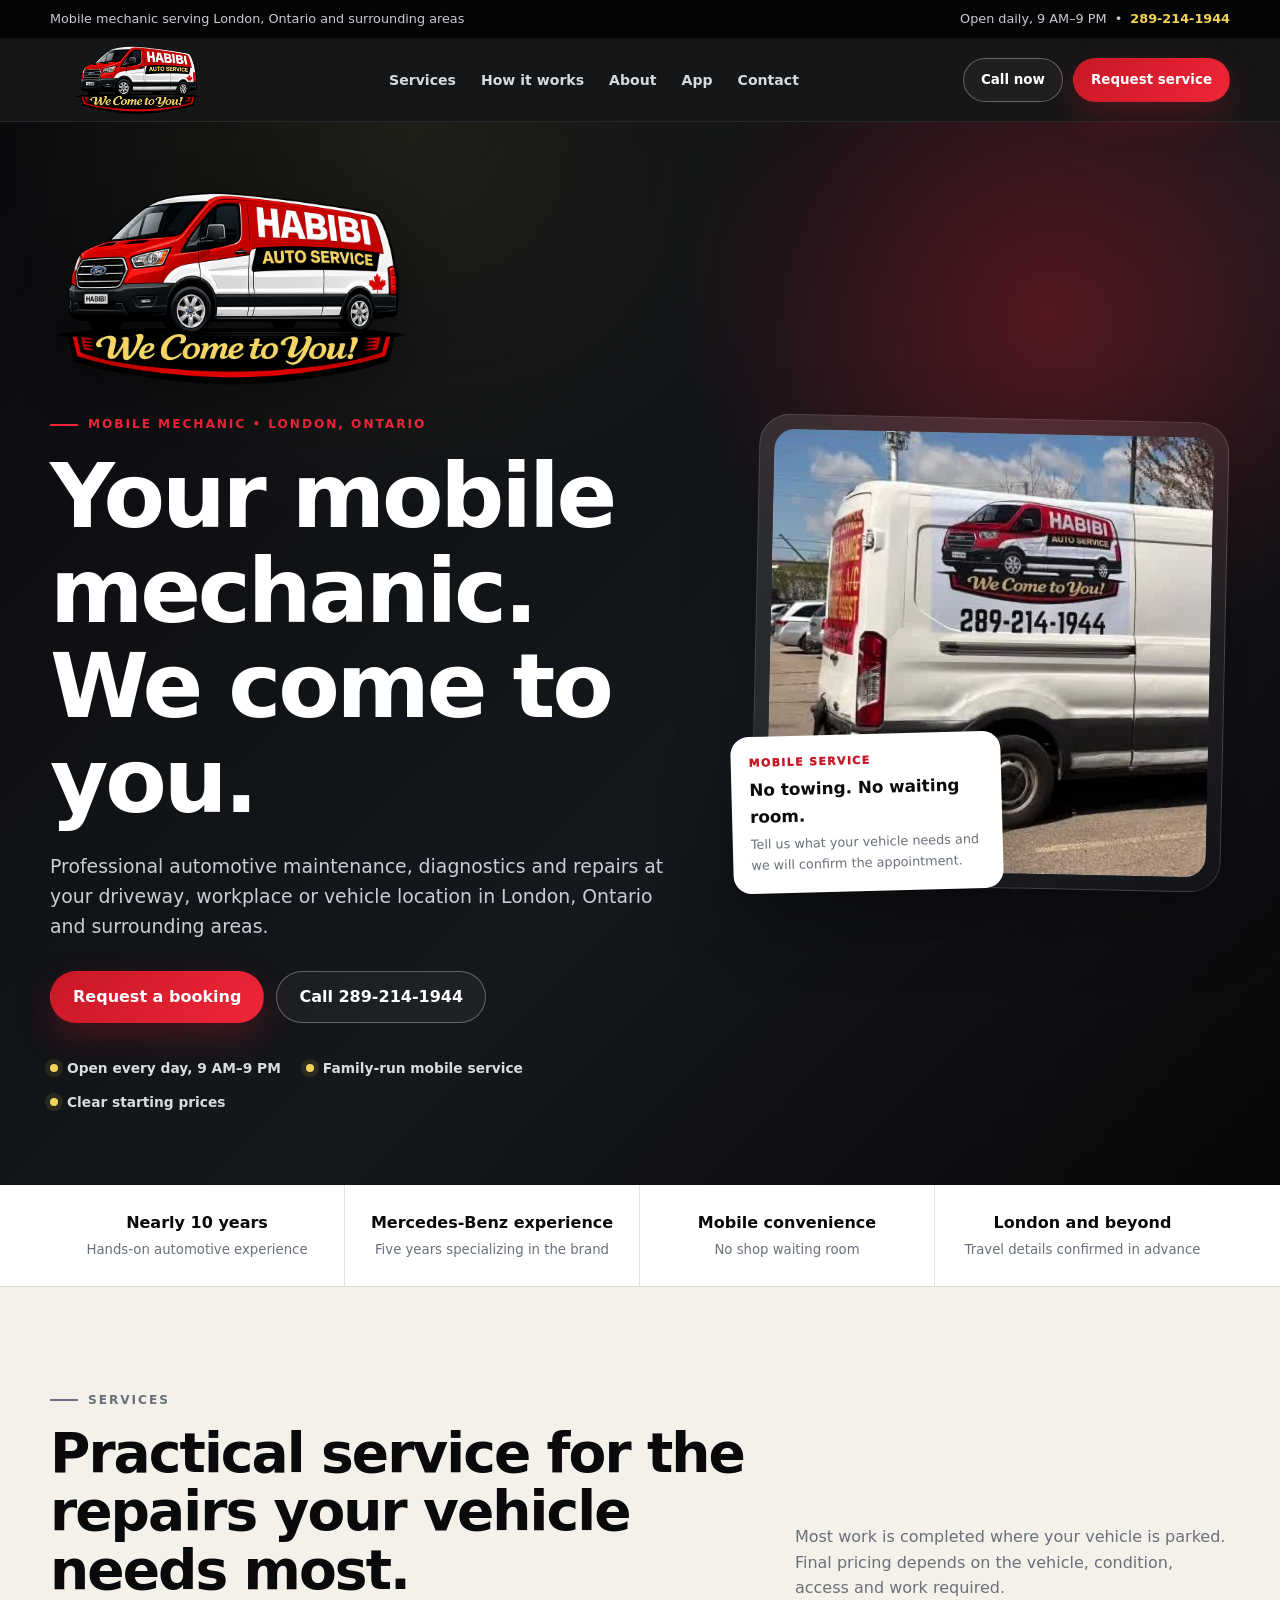
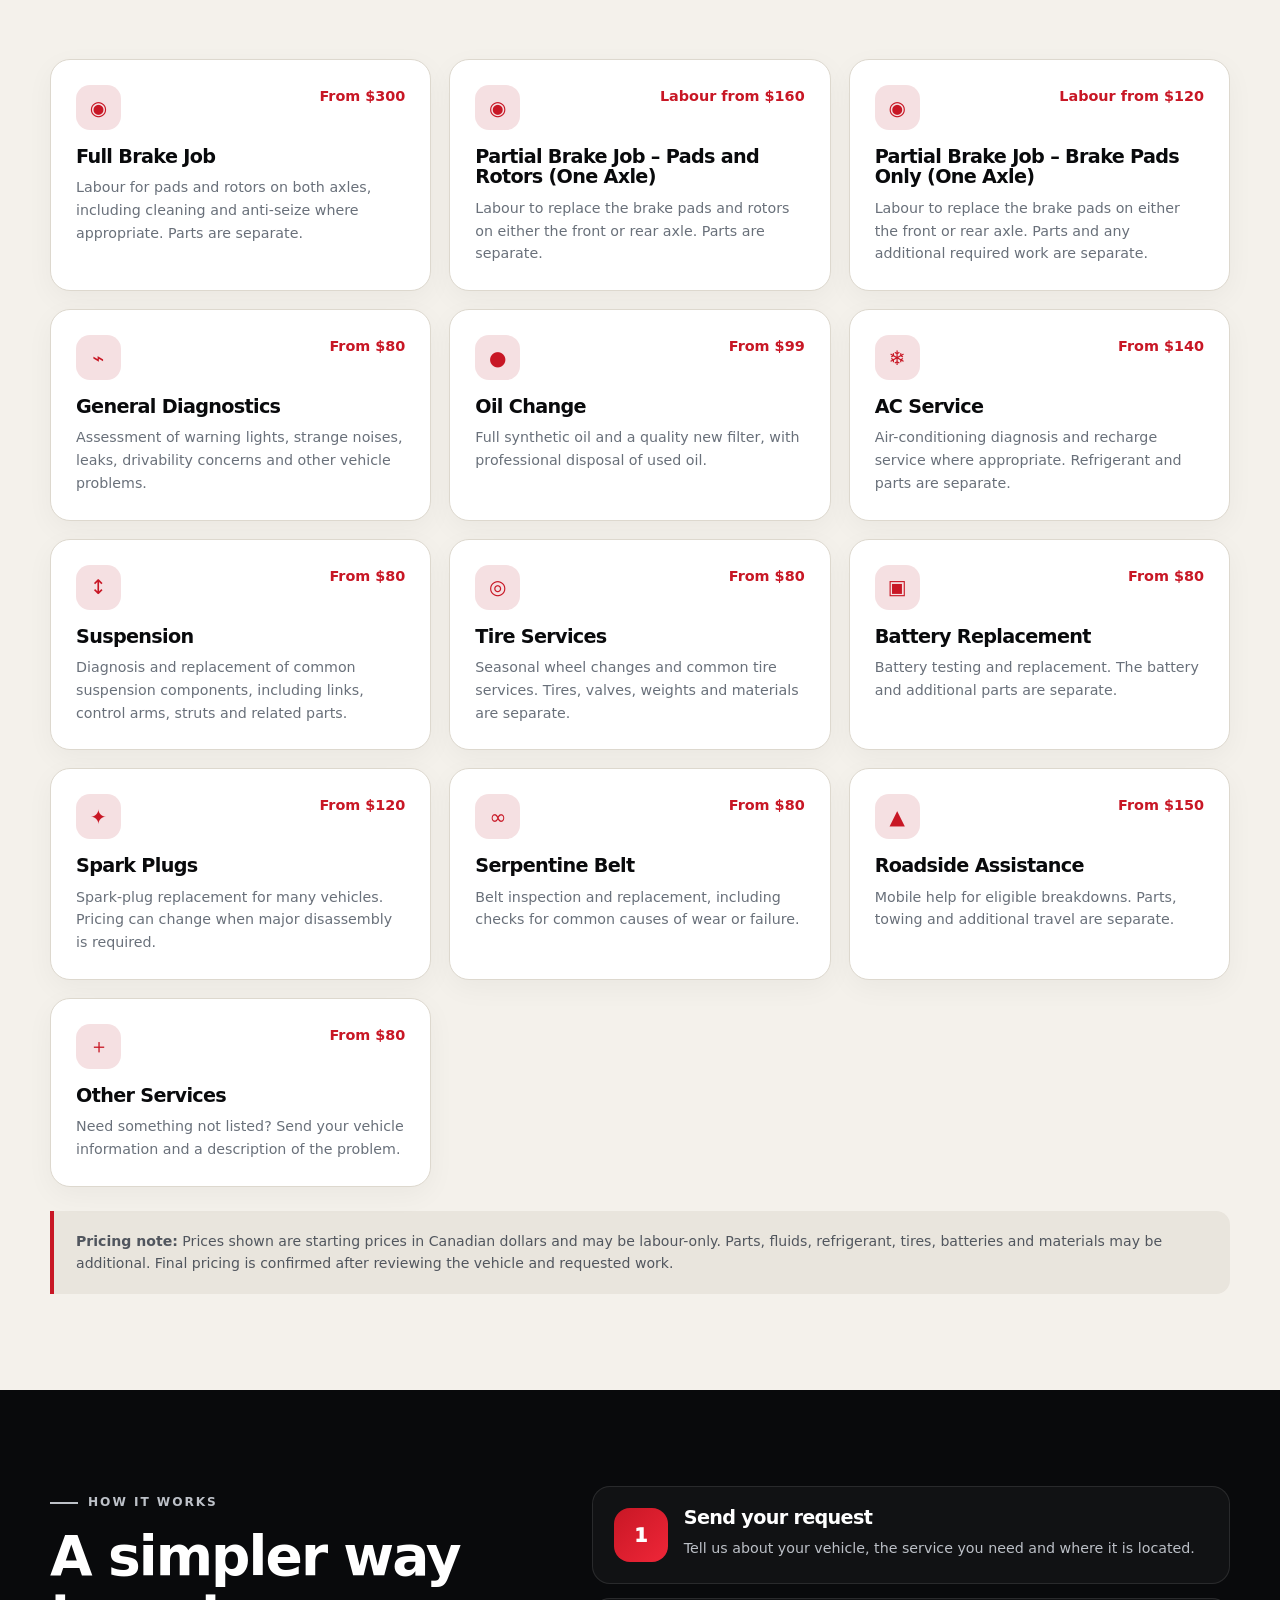
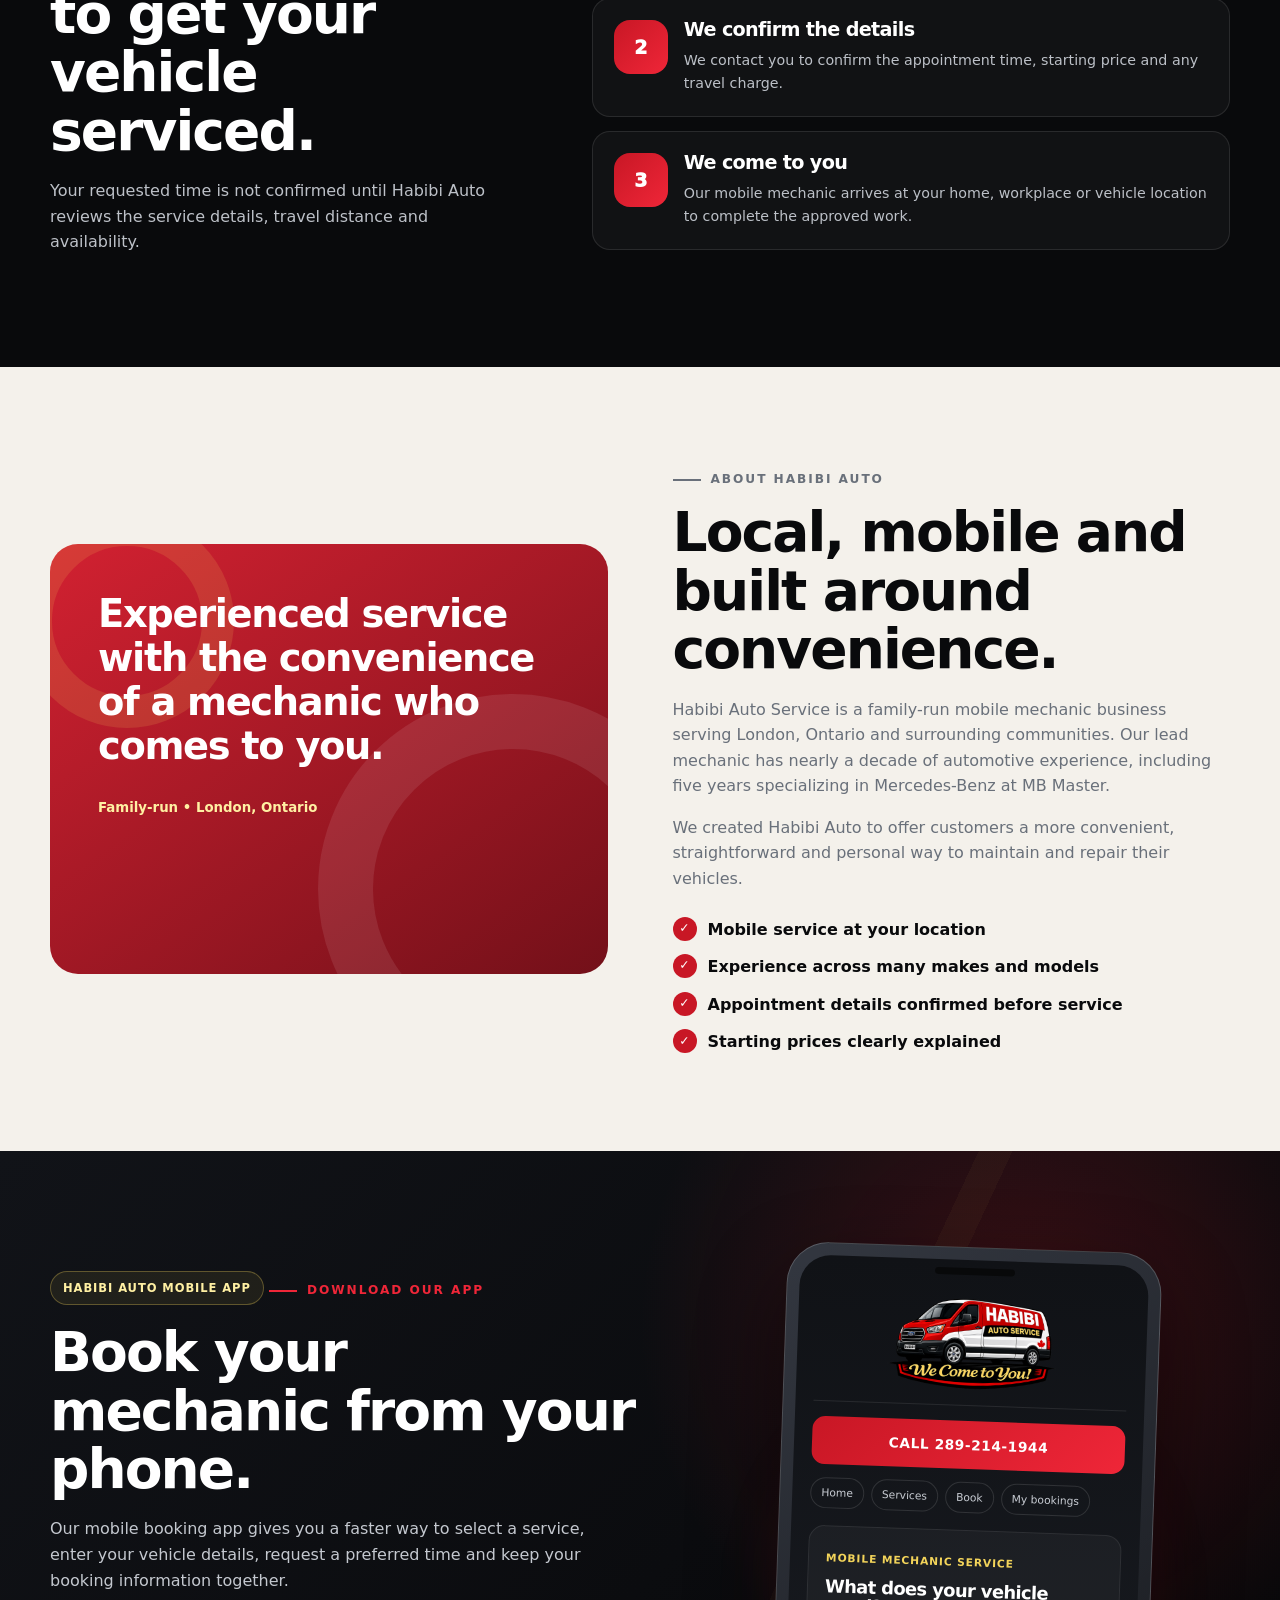
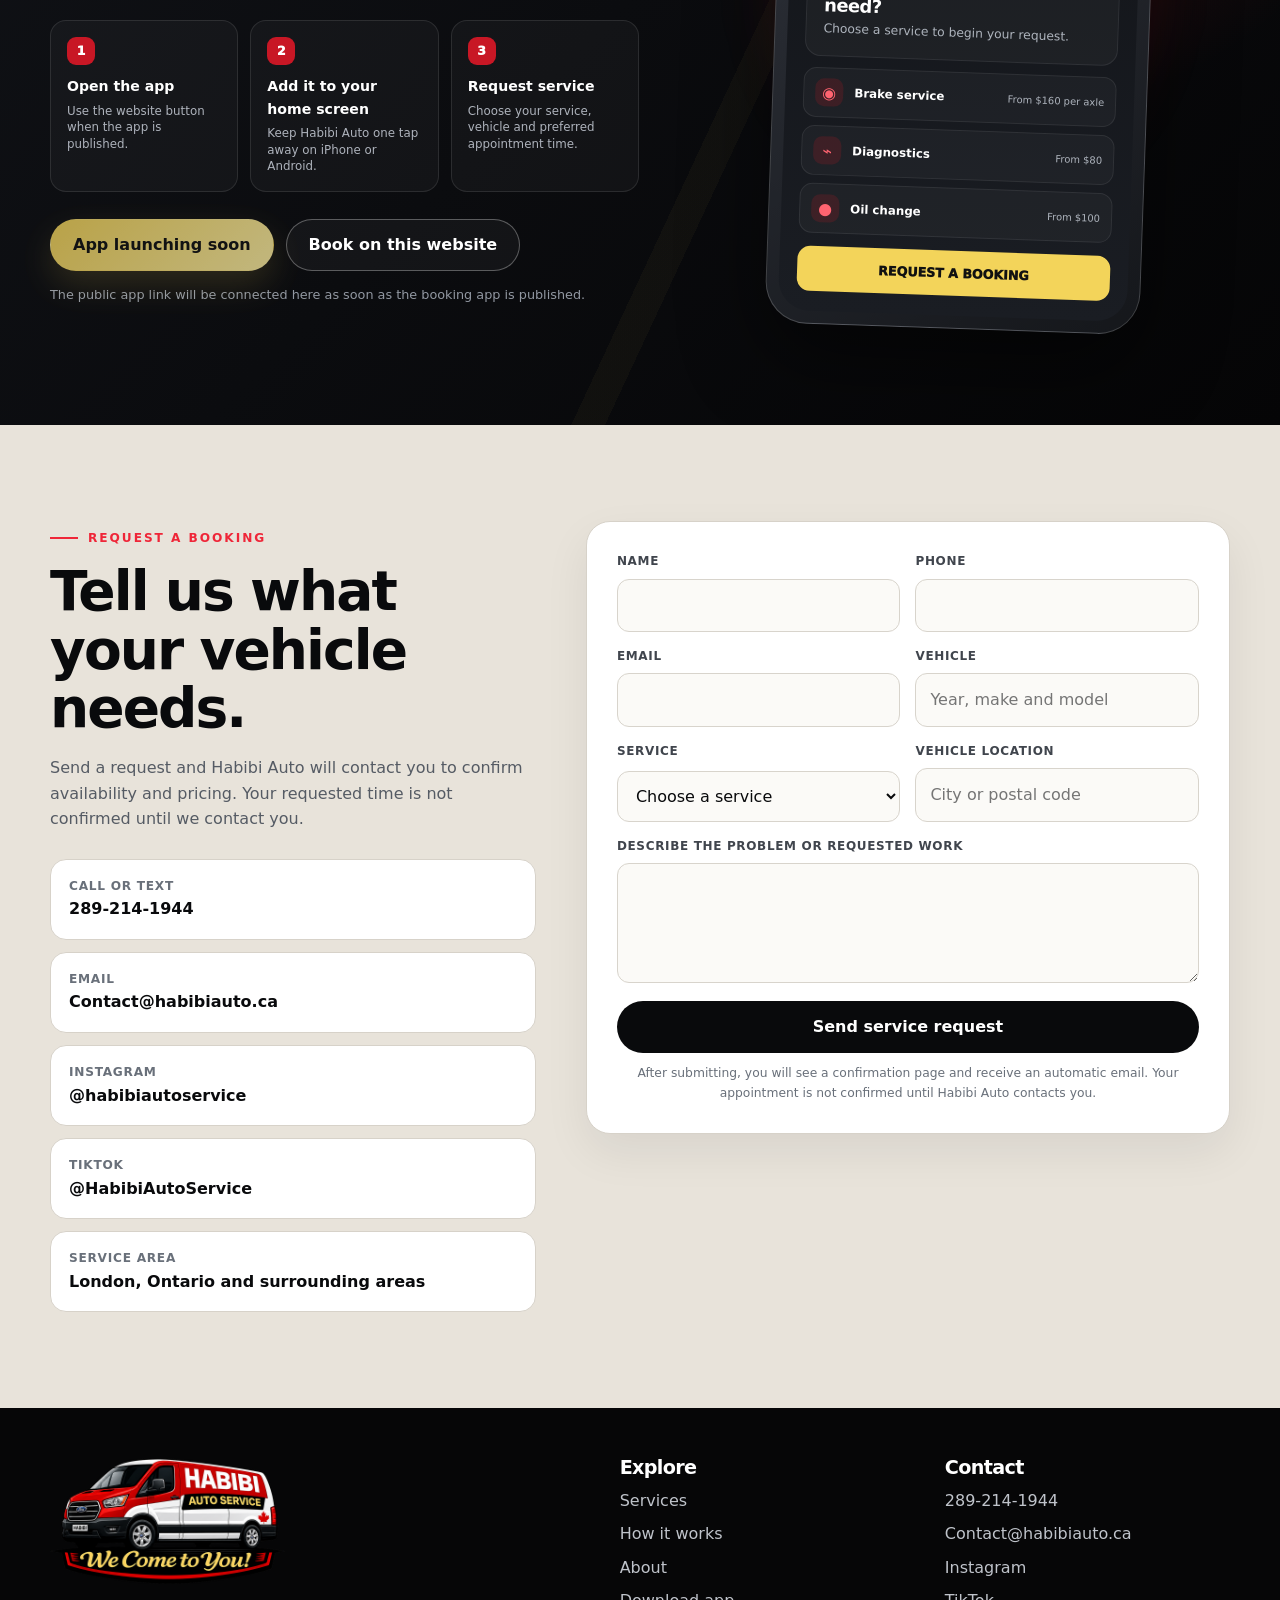
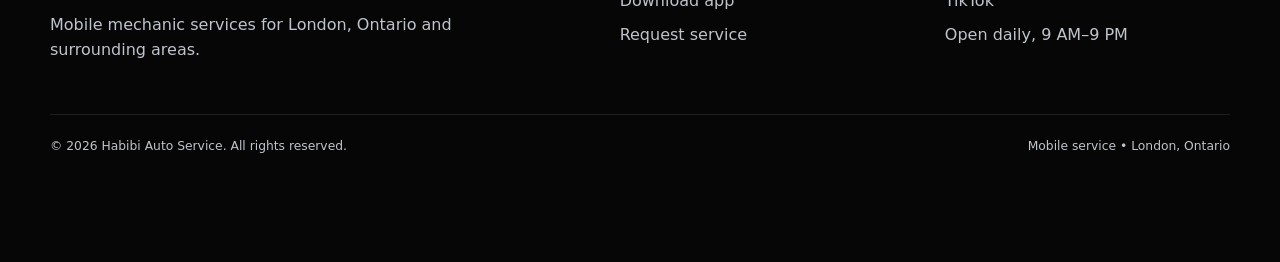
<file: index (1).html>
<!doctype html>
<html lang="en-CA">
<head>
  <meta charset="utf-8">
  <meta name="viewport" content="width=device-width,initial-scale=1">
  <title>Habibi Auto Service | Mobile Mechanic in London, Ontario</title>
  <meta name="description" content="Convenient mobile mechanic service in London, Ontario and surrounding areas. Brakes, diagnostics, oil changes, AC service, suspension, batteries and more.">
  <meta name="theme-color" content="#101216">
  <link rel="icon" href="favicon.png" type="image/png">
  <link rel="stylesheet" href="styles.css">
  <meta property="og:title" content="Habibi Auto Service">
  <meta property="og:description" content="Professional mobile mechanic service that comes to you in London, Ontario and surrounding areas.">
  <meta property="og:type" content="website">
  <meta property="og:url" content="https://habibiauto.ca/">
  <meta property="og:image" content="https://habibiauto.ca/habibi-auto-van.jpg">
  <link rel="canonical" href="https://habibiauto.ca/">
</head>
<body>
  <div class="topbar">
    <div class="container topbar-inner">
      <span>Mobile mechanic serving London, Ontario and surrounding areas</span>
      <span>Open daily, 9 AM–9 PM &nbsp;•&nbsp; <a href="tel:+12892141944">289-214-1944</a></span>
    </div>
  </div>

  <header class="site-header">
    <div class="container nav">
      <a class="brand" href="#home" aria-label="Habibi Auto Service home">
        <img src="habibi-logo-tight.png" alt="Habibi Auto Service — We Come to You">
      </a>
      <nav aria-label="Main navigation">
        <ul class="nav-links">
          <li><a href="#services">Services</a></li>
          <li><a href="#how">How it works</a></li>
          <li><a href="#about">About</a></li>
          <li><a href="#app">App</a></li>
          <li><a href="#contact">Contact</a></li>
        </ul>
      </nav>
      <div class="nav-actions">
        <a class="btn btn-outline" href="tel:+12892141944">Call now</a>
        <a class="btn btn-primary" href="#contact">Request service</a>
      </div>
    </div>
  </header>

  <main>
    <section class="hero" id="home">
      <div class="container hero-grid">
        <div class="hero-copy">
          <img class="hero-logo" src="habibi-logo-tight.png" alt="Habibi Auto Service — We Come to You">
          <p class="eyebrow">Mobile mechanic • London, Ontario</p>
          <h1>Your mobile mechanic. We come to you.</h1>
          <p>Professional automotive maintenance, diagnostics and repairs at your driveway, workplace or vehicle location in London, Ontario and surrounding areas.</p>
          <div class="hero-actions">
            <a class="btn btn-primary" href="#contact">Request a booking</a>
            <a class="btn btn-outline" href="tel:+12892141944">Call 289-214-1944</a>
          </div>
          <div class="hero-facts">
            <span><i></i>Open every day, 9 AM–9 PM</span>
            <span><i></i>Family-run mobile service</span>
            <span><i></i>Clear starting prices</span>
          </div>
        </div>
        <div class="hero-visual">
          <div class="photo-card"><img src="habibi-auto-van.jpg" alt="Habibi Auto Service mobile mechanic van"></div>
          <div class="float-card"><span class="float-label">Mobile service</span><strong>No towing. No waiting room.</strong><span>Tell us what your vehicle needs and we will confirm the appointment.</span></div>
        </div>
      </div>
    </section>

    <section class="trust" aria-label="Business highlights">
      <div class="container trust-grid">
        <div class="trust-item"><strong>Nearly 10 years</strong><span>Hands-on automotive experience</span></div>
        <div class="trust-item"><strong>Mercedes-Benz experience</strong><span>Five years specializing in the brand</span></div>
        <div class="trust-item"><strong>Mobile convenience</strong><span>No shop waiting room</span></div>
        <div class="trust-item"><strong>London and beyond</strong><span>Travel details confirmed in advance</span></div>
      </div>
    </section>

    <section class="section-pad" id="services">
      <div class="container">
        <div class="section-head">
          <div><p class="eyebrow">Services</p><h2>Practical service for the repairs your vehicle needs most.</h2></div>
          <p>Most work is completed where your vehicle is parked. Final pricing depends on the vehicle, condition, access and work required.</p>
        </div>
        <div class="services-grid">
          <article class="service-card"><div class="service-top"><span class="icon">◉</span><span class="price">From $300</span></div><h3>Full Brake Job</h3><p>Labour for pads and rotors on both axles, including cleaning and anti-seize where appropriate. Parts are separate.</p></article>
          <article class="service-card"><div class="service-top"><span class="icon">◉</span><span class="price">Labour from $160</span></div><h3>Partial Brake Job – Pads and Rotors (One Axle)</h3><p>Labour to replace the brake pads and rotors on either the front or rear axle. Parts are separate.</p></article>
          <article class="service-card"><div class="service-top"><span class="icon">◉</span><span class="price">Labour from $120</span></div><h3>Partial Brake Job – Brake Pads Only (One Axle)</h3><p>Labour to replace the brake pads on either the front or rear axle. Parts and any additional required work are separate.</p></article>
          <article class="service-card"><div class="service-top"><span class="icon">⌁</span><span class="price">From $80</span></div><h3>General Diagnostics</h3><p>Assessment of warning lights, strange noises, leaks, drivability concerns and other vehicle problems.</p></article>
          <article class="service-card"><div class="service-top"><span class="icon">●</span><span class="price">From $99</span></div><h3>Oil Change</h3><p>Full synthetic oil and a quality new filter, with professional disposal of used oil.</p></article>
          <article class="service-card"><div class="service-top"><span class="icon">❄</span><span class="price">From $140</span></div><h3>AC Service</h3><p>Air-conditioning diagnosis and recharge service where appropriate. Refrigerant and parts are separate.</p></article>
          <article class="service-card"><div class="service-top"><span class="icon">↕</span><span class="price">From $80</span></div><h3>Suspension</h3><p>Diagnosis and replacement of common suspension components, including links, control arms, struts and related parts.</p></article>
          <article class="service-card"><div class="service-top"><span class="icon">◎</span><span class="price">From $80</span></div><h3>Tire Services</h3><p>Seasonal wheel changes and common tire services. Tires, valves, weights and materials are separate.</p></article>
          <article class="service-card"><div class="service-top"><span class="icon">▣</span><span class="price">From $80</span></div><h3>Battery Replacement</h3><p>Battery testing and replacement. The battery and additional parts are separate.</p></article>
          <article class="service-card"><div class="service-top"><span class="icon">✦</span><span class="price">From $120</span></div><h3>Spark Plugs</h3><p>Spark-plug replacement for many vehicles. Pricing can change when major disassembly is required.</p></article>
          <article class="service-card"><div class="service-top"><span class="icon">∞</span><span class="price">From $80</span></div><h3>Serpentine Belt</h3><p>Belt inspection and replacement, including checks for common causes of wear or failure.</p></article>
          <article class="service-card"><div class="service-top"><span class="icon">▲</span><span class="price">From $150</span></div><h3>Roadside Assistance</h3><p>Mobile help for eligible breakdowns. Parts, towing and additional travel are separate.</p></article>
          <article class="service-card"><div class="service-top"><span class="icon">＋</span><span class="price">From $80</span></div><h3>Other Services</h3><p>Need something not listed? Send your vehicle information and a description of the problem.</p></article>
        </div>
        <div class="price-note"><strong>Pricing note:</strong> Prices shown are starting prices in Canadian dollars and may be labour-only. Parts, fluids, refrigerant, tires, batteries and materials may be additional. Final pricing is confirmed after reviewing the vehicle and requested work.</div>
      </div>
    </section>

    <section class="section-pad dark" id="how">
      <div class="container process-grid">
        <div class="process-copy"><p class="eyebrow">How it works</p><h2>A simpler way to get your vehicle serviced.</h2><p>Your requested time is not confirmed until Habibi Auto reviews the service details, travel distance and availability.</p></div>
        <div class="steps">
          <article class="step"><span class="step-number">1</span><div><h3>Send your request</h3><p>Tell us about your vehicle, the service you need and where it is located.</p></div></article>
          <article class="step"><span class="step-number">2</span><div><h3>We confirm the details</h3><p>We contact you to confirm the appointment time, starting price and any travel charge.</p></div></article>
          <article class="step"><span class="step-number">3</span><div><h3>We come to you</h3><p>Our mobile mechanic arrives at your home, workplace or vehicle location to complete the approved work.</p></div></article>
        </div>
      </div>
    </section>

    <section class="section-pad" id="about">
      <div class="container about-grid">
        <div class="about-panel"><blockquote>Experienced service with the convenience of a mechanic who comes to you.</blockquote><small>Family-run • London, Ontario</small></div>
        <div class="about-copy"><p class="eyebrow">About Habibi Auto</p><h2>Local, mobile and built around convenience.</h2><p>Habibi Auto Service is a family-run mobile mechanic business serving London, Ontario and surrounding communities. Our lead mechanic has nearly a decade of automotive experience, including five years specializing in Mercedes-Benz at MB Master.</p><p>We created Habibi Auto to offer customers a more convenient, straightforward and personal way to maintain and repair their vehicles.</p><ul class="checks"><li>Mobile service at your location</li><li>Experience across many makes and models</li><li>Appointment details confirmed before service</li><li>Starting prices clearly explained</li></ul></div>
      </div>
    </section>

    <section class="section-pad app-promo" id="app">
      <div class="container app-grid">
        <div class="app-copy">
          <span class="launch-pill">Habibi Auto mobile app</span>
          <p class="eyebrow">Download our app</p>
          <h2>Book your mechanic from your phone.</h2>
          <p>Our mobile booking app gives you a faster way to select a service, enter your vehicle details, request a preferred time and keep your booking information together.</p>
          <div class="install-points">
            <div><span>1</span><strong>Open the app</strong><small>Use the website button when the app is published.</small></div>
            <div><span>2</span><strong>Add it to your home screen</strong><small>Keep Habibi Auto one tap away on iPhone or Android.</small></div>
            <div><span>3</span><strong>Request service</strong><small>Choose your service, vehicle and preferred appointment time.</small></div>
          </div>
          <div class="app-actions">
            <a class="btn btn-gold" data-app-link href="#contact" aria-disabled="true">App launching soon</a>
            <a class="btn btn-outline" href="#contact">Book on this website</a>
          </div>
          <p class="app-note">The public app link will be connected here as soon as the booking app is published.</p>
        </div>
        <div class="app-visual">
          <div class="phone-glow"></div>
          <div class="phone-mock" aria-label="Habibi Auto booking app preview">
            <div class="phone-speaker"></div>
            <div class="phone-screen">
              <div class="app-head"><img src="habibi-logo-tight.png" alt="Habibi Auto Service logo"></div>
              <div class="app-cta">Call 289-214-1944</div>
              <div class="app-nav"><span>Home</span><span>Services</span><span>Book</span><span>My bookings</span></div>
              <div class="app-welcome"><small>Mobile mechanic service</small><h3>What does your vehicle need?</h3><p>Choose a service to begin your request.</p></div>
              <div class="app-service-list"><div><span>◉</span><strong>Brake service</strong><small>From $160 per axle</small></div><div><span>⌁</span><strong>Diagnostics</strong><small>From $80</small></div><div><span>●</span><strong>Oil change</strong><small>From $100</small></div></div>
              <div class="app-book-button">Request a booking</div>
            </div>
          </div>
        </div>
      </div>
    </section>

    <section class="section-pad contact" id="contact">
      <div class="container contact-grid">
        <div class="contact-copy"><p class="eyebrow">Request a booking</p><h2>Tell us what your vehicle needs.</h2><p>Send a request and Habibi Auto will contact you to confirm availability and pricing. Your requested time is not confirmed until we contact you.</p><div class="contact-cards"><div class="contact-card"><span>Call or text</span><a href="tel:+12892141944">289-214-1944</a></div><div class="contact-card"><span>Email</span><a href="mailto:Contact@habibiauto.ca">Contact@habibiauto.ca</a></div><div class="contact-card"><span>Instagram</span><a href="https://www.instagram.com/habibiautoservice/" target="_blank" rel="noopener noreferrer">@habibiautoservice</a></div><div class="contact-card"><span>TikTok</span><a href="https://www.tiktok.com/@habibiautoservice" target="_blank" rel="noopener">@HabibiAutoService</a></div><div class="contact-card"><span>Service area</span><strong>London, Ontario and surrounding areas</strong></div></div></div>
        <form id="service-form" action="https://formsubmit.co/Contact@habibiauto.ca" method="POST"><input type="hidden" name="_subject" value="New Habibi Auto service request"><input type="hidden" name="_template" value="table"><input type="hidden" name="_next" value="https://habibiauto.ca/thank-you.html"><input type="hidden" name="_url" value="https://habibiauto.ca/#contact"><input type="hidden" name="_autoresponse" value="Thank you for contacting Habibi Auto Service. We received your service request. This is an automatic confirmation only; your appointment is not booked or confirmed yet. We will review your vehicle, requested service, location and preferred timing, then contact you to confirm availability, pricing, any travel charge and the appointment details. For urgent assistance, call or text 289-214-1944. We are open daily from 9 AM to 9 PM."><input type="text" name="_honey" tabindex="-1" autocomplete="off" style="position:absolute;left:-9999px;opacity:0" aria-hidden="true"><div class="form-grid"><div class="field"><label for="name">Name</label><input id="name" name="name" autocomplete="name" required></div><div class="field"><label for="phone">Phone</label><input id="phone" name="phone" autocomplete="tel" required></div><div class="field"><label for="email">Email</label><input id="email" name="email" type="email" autocomplete="email" required></div><div class="field"><label for="vehicle">Vehicle</label><input id="vehicle" name="vehicle" placeholder="Year, make and model" required></div><div class="field"><label for="service">Service</label><select id="service" name="service" required><option value="">Choose a service</option><option>Full brake job – pads and rotors on both axles</option><option>Partial brake job – pads and rotors on one axle</option><option>Partial brake job – brake pads only on one axle</option><option>General diagnostics</option><option>Oil change</option><option>AC service</option><option>Suspension</option><option>Tire service</option><option>Battery replacement</option><option>Spark plugs</option><option>Serpentine belt</option><option>Roadside assistance</option><option>Other service</option></select></div><div class="field"><label for="location">Vehicle location</label><input id="location" name="location" placeholder="City or postal code" required></div><div class="field full"><label for="message">Describe the problem or requested work</label><textarea id="message" name="message"></textarea></div></div><button class="btn btn-dark" type="submit">Send service request</button><p class="form-note">After submitting, you will see a confirmation page and receive an automatic email. Your appointment is not confirmed until Habibi Auto contacts you.</p></form>
      </div>
    </section>
  </main>

  <footer><div class="container"><div class="footer-grid"><div><a class="brand footer-brand" href="#home"><img src="habibi-logo-tight.png" alt="Habibi Auto Service — We Come to You"></a><p style="max-width:420px;margin-top:20px">Mobile mechanic services for London, Ontario and surrounding areas.</p></div><div><h3>Explore</h3><div class="footer-links"><a href="#services">Services</a><a href="#how">How it works</a><a href="#about">About</a><a href="#app">Download app</a><a href="#contact">Request service</a></div></div><div><h3>Contact</h3><div class="footer-links"><a href="tel:+12892141944">289-214-1944</a><a href="mailto:Contact@habibiauto.ca">Contact@habibiauto.ca</a><a href="https://www.instagram.com/habibiautoservice/" target="_blank" rel="noopener noreferrer">Instagram</a><a href="https://www.tiktok.com/@habibiautoservice" target="_blank" rel="noopener">TikTok</a><span>Open daily, 9 AM–9 PM</span></div></div></div><div class="footer-bottom"><span>© 2026 Habibi Auto Service. All rights reserved.</span><span>Mobile service • London, Ontario</span></div></div></footer>

  <div class="mobile-bar"><a class="btn btn-outline" href="tel:+12892141944">Call now</a><a class="btn btn-primary" href="#contact">Book service</a></div>
  <script src="site.js"></script>
  <script type="application/ld+json">{"@context":"https://schema.org","@type":"AutoRepair","name":"Habibi Auto Service","telephone":"+1-289-214-1944","email":"Contact@habibiauto.ca","url":"https://habibiauto.ca/","areaServed":["London, Ontario","Southwestern Ontario"],"openingHours":"Mo-Su 09:00-21:00","description":"Family-run mobile mechanic service serving London, Ontario and surrounding areas."}</script>
</body>
</html>
</file>
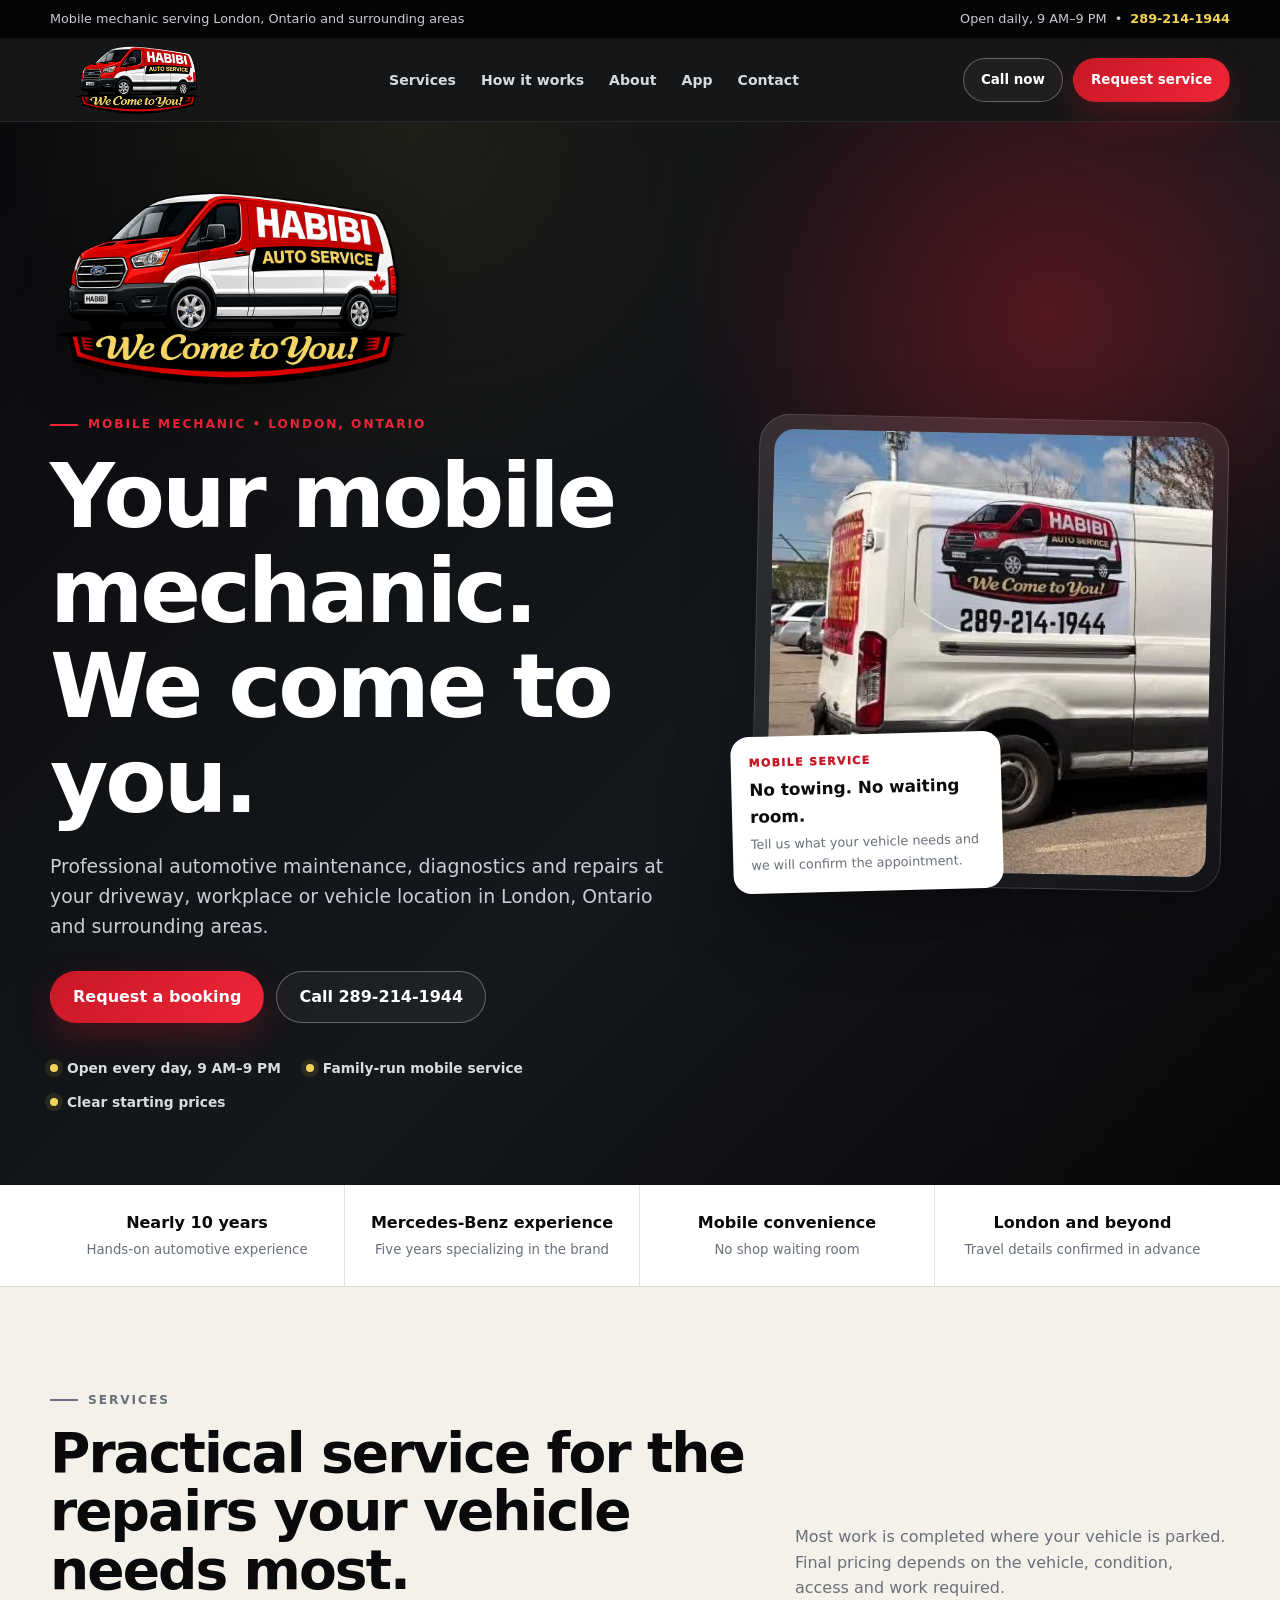
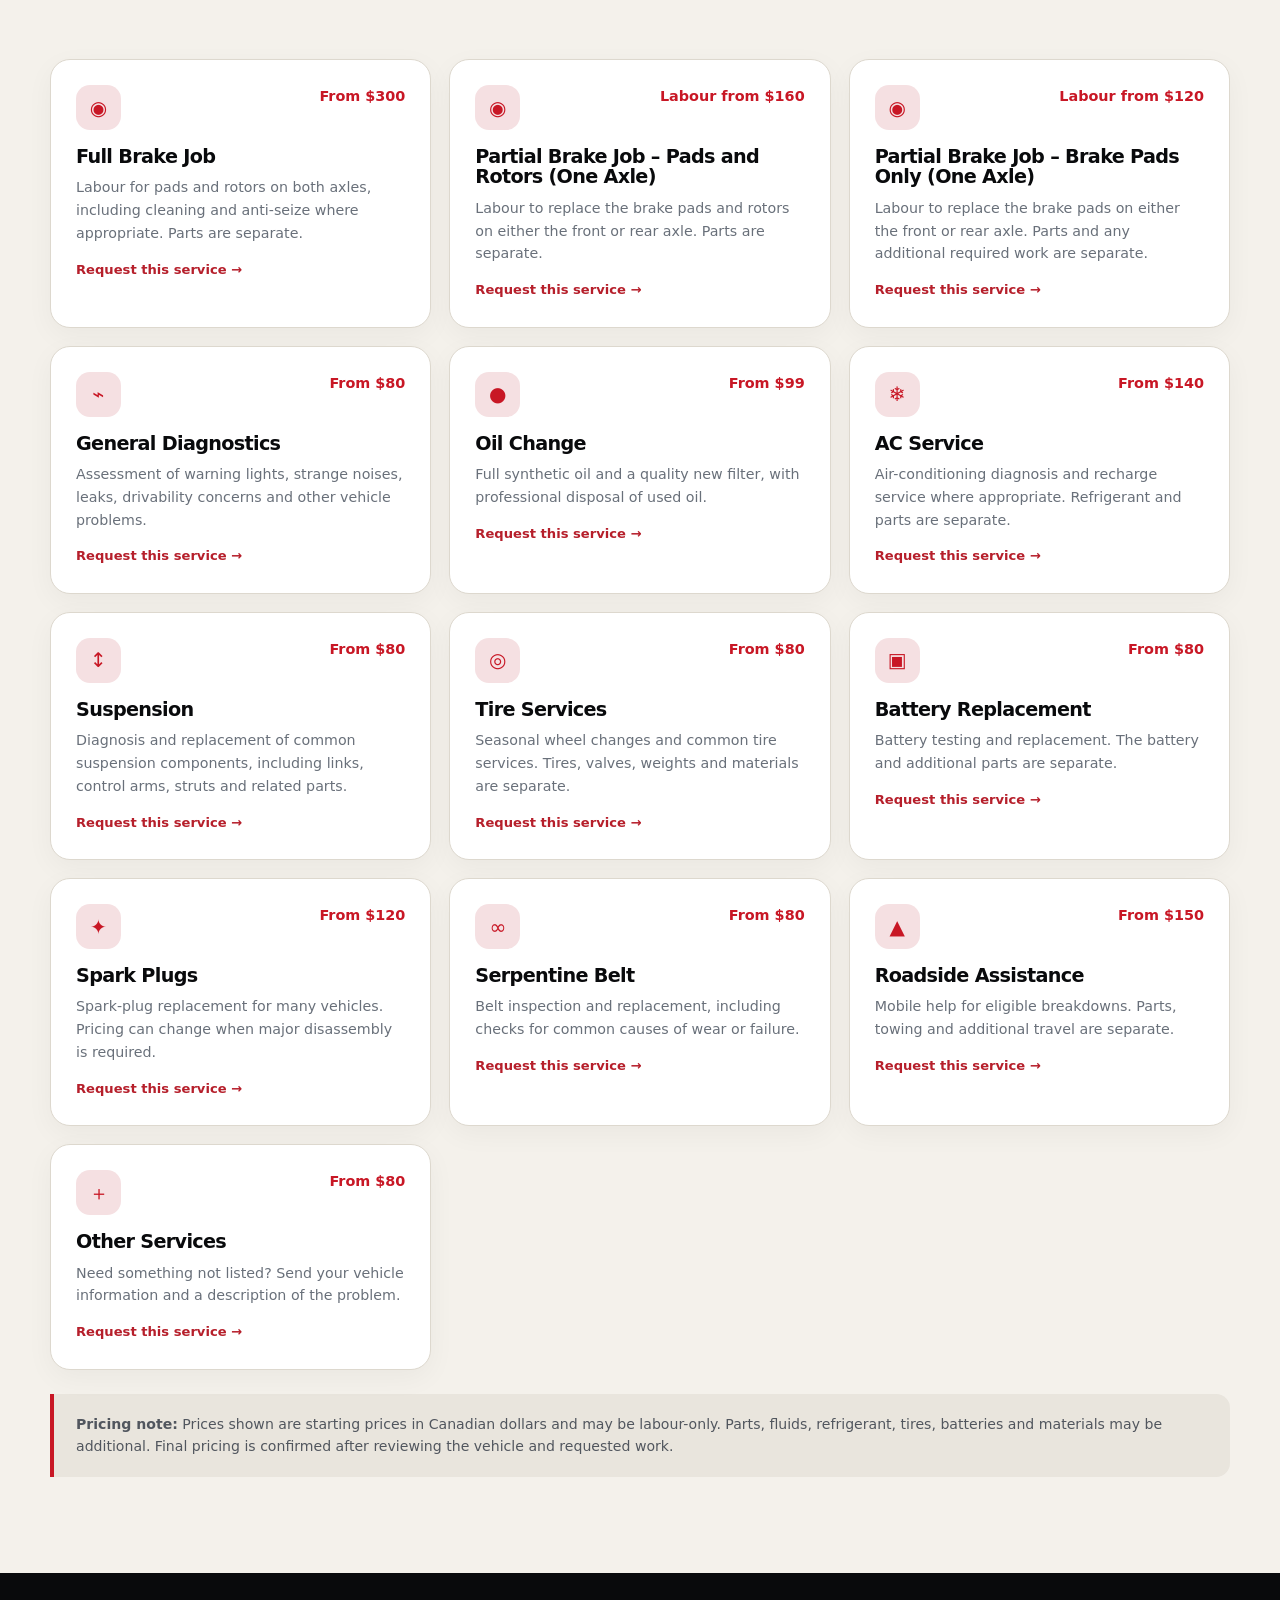
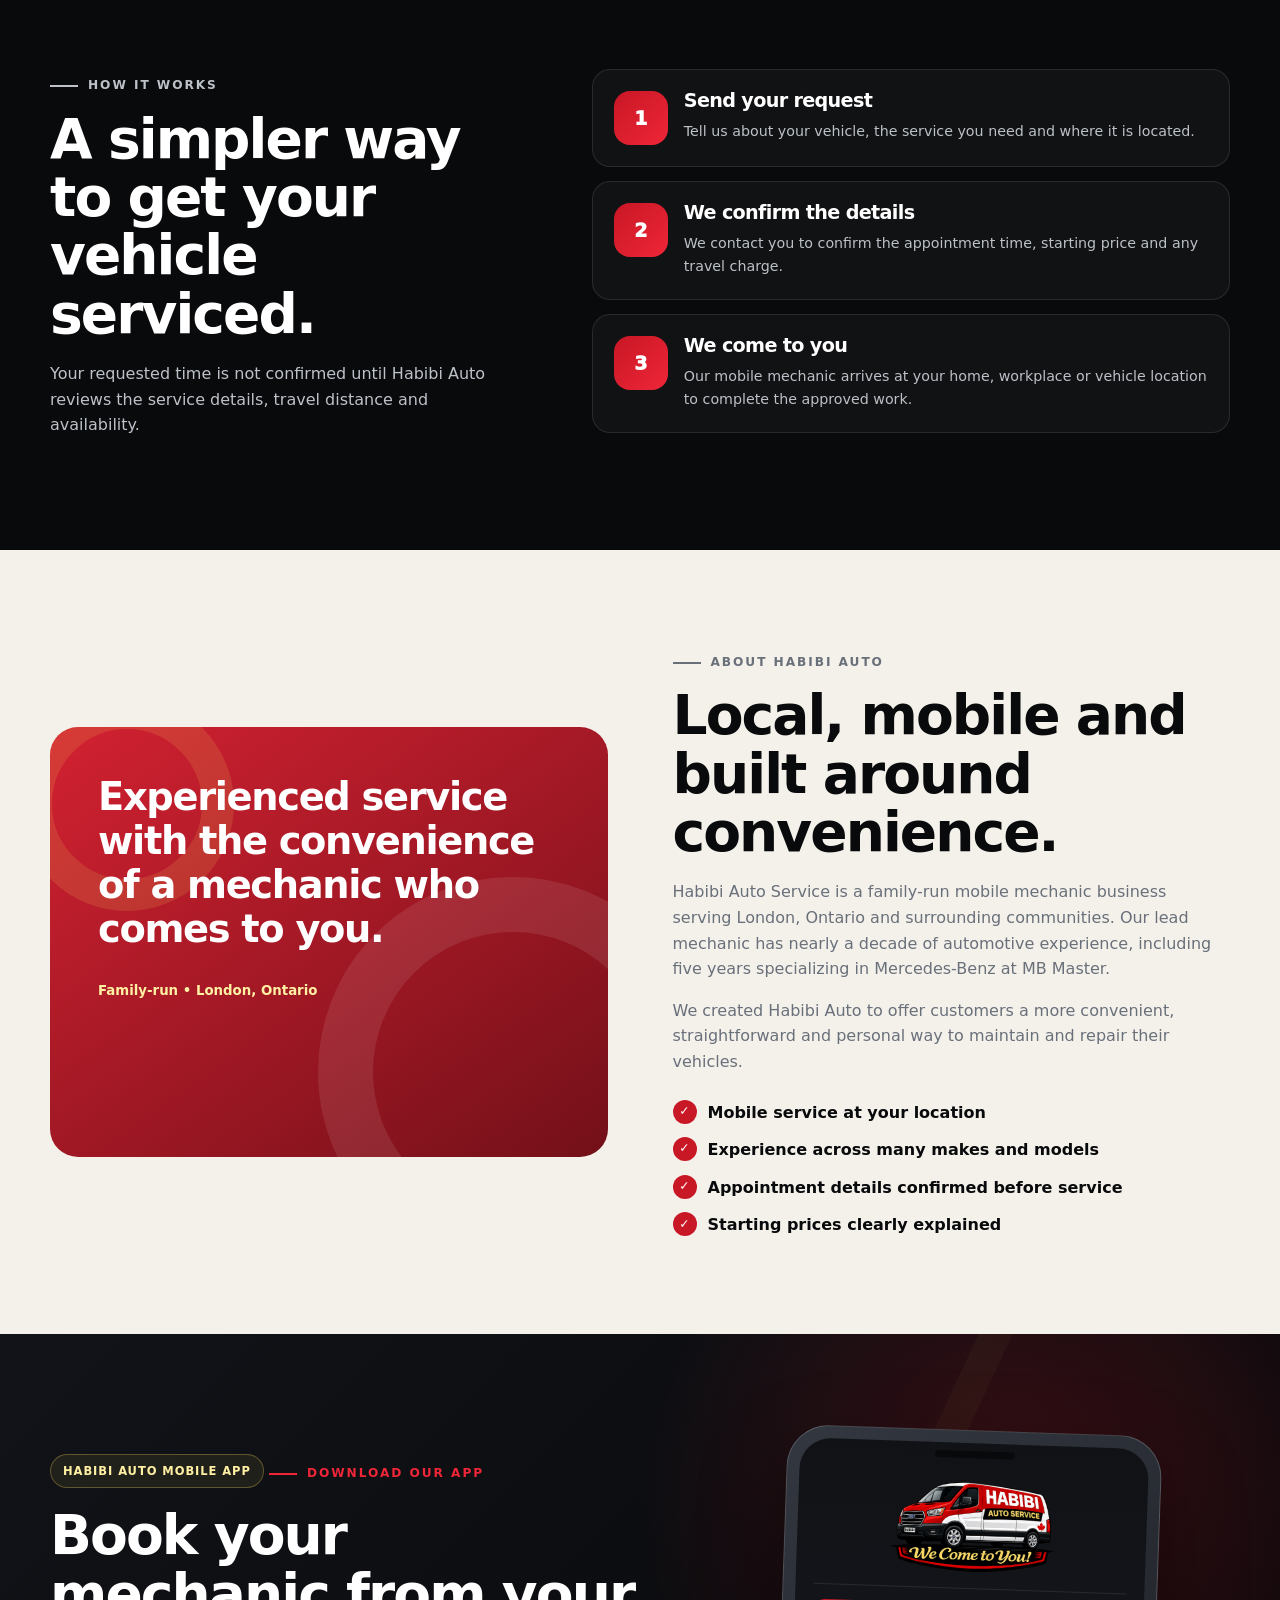
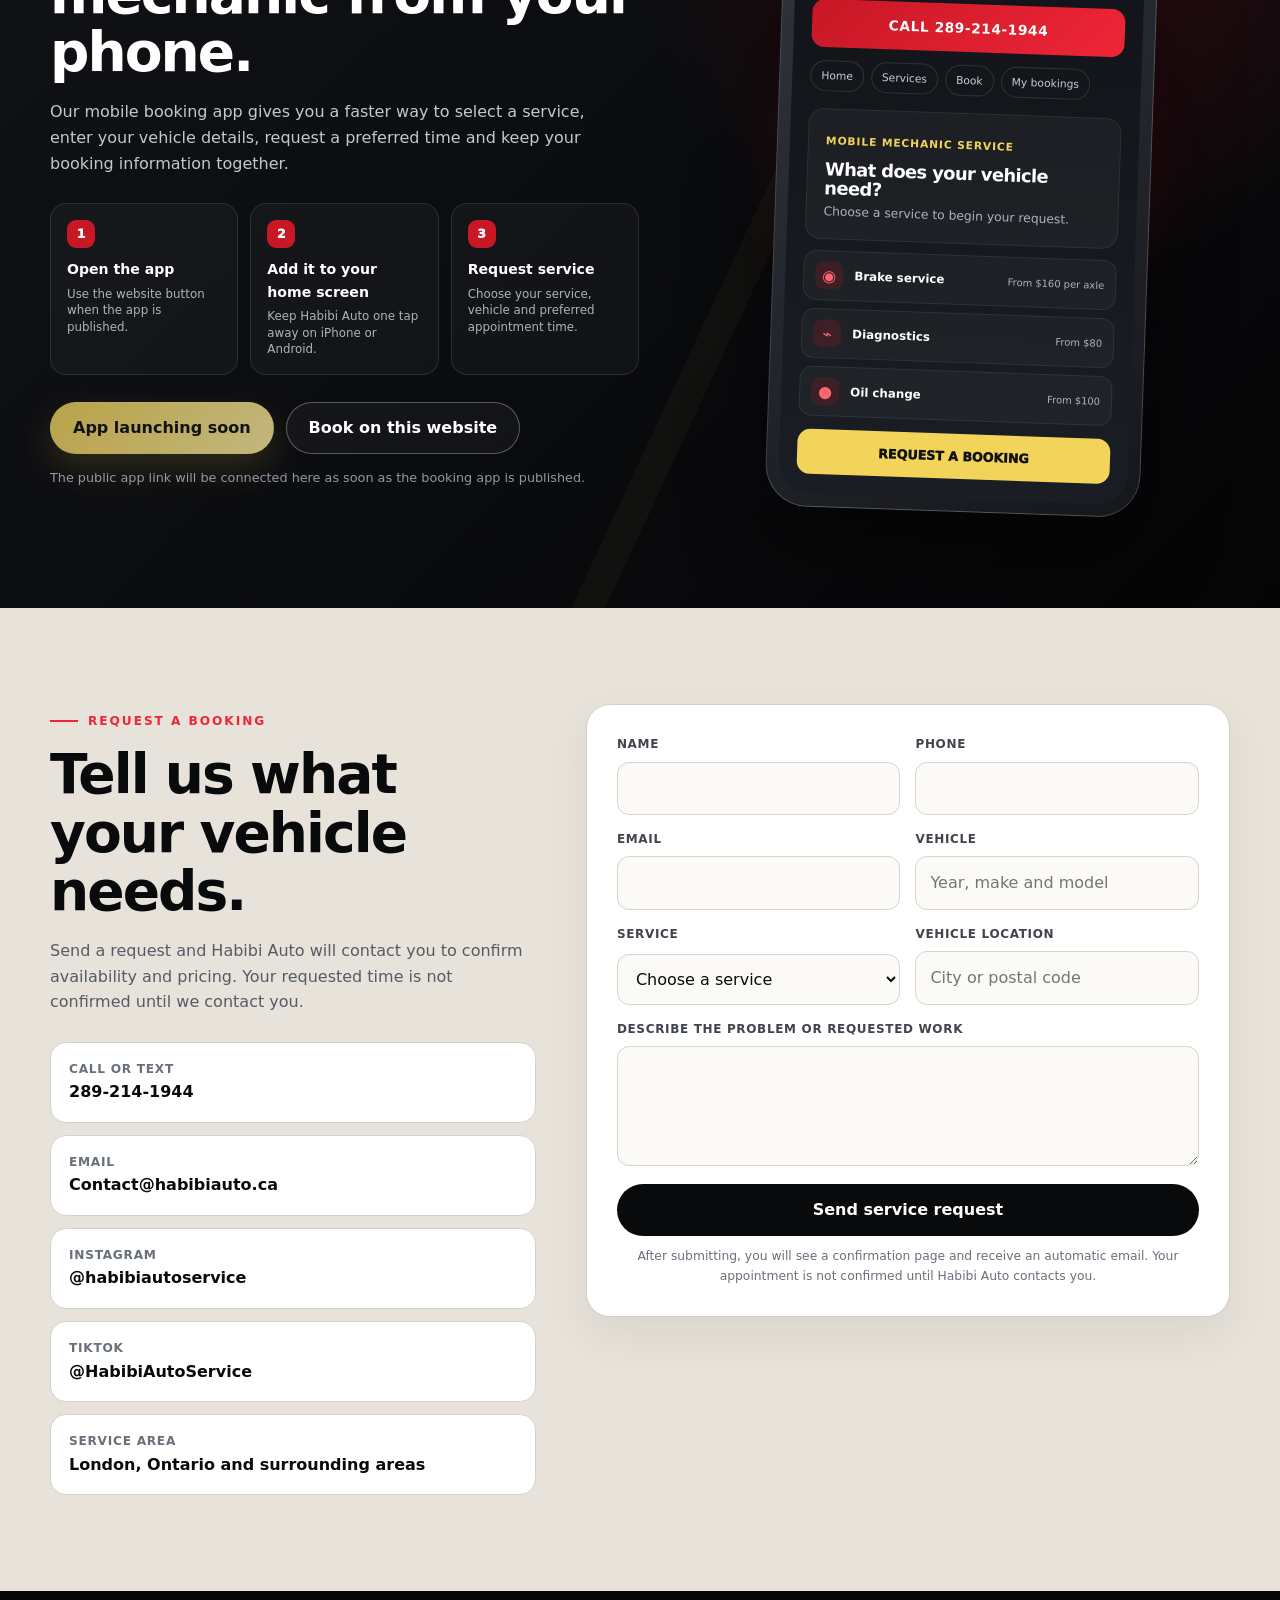
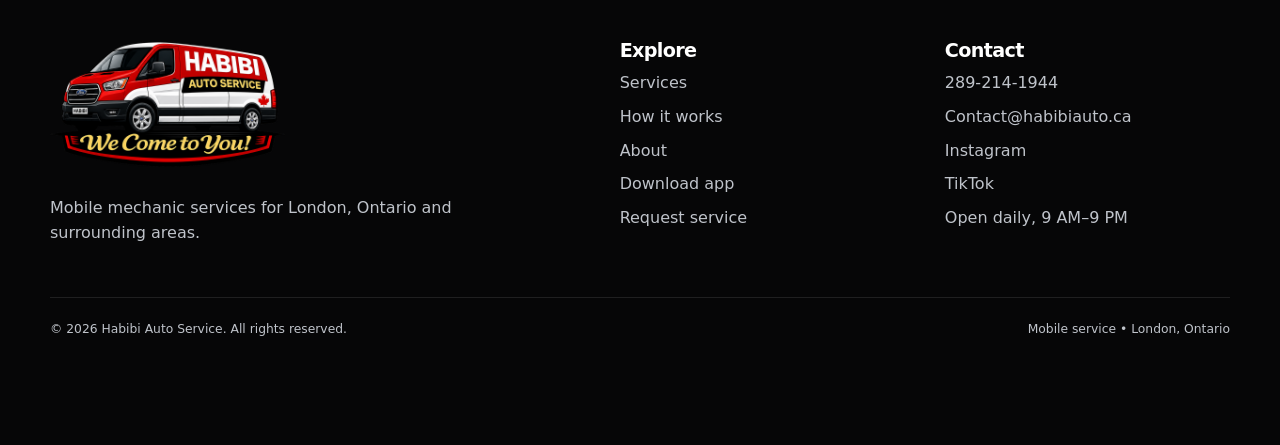
<file: index (3).html>
<!doctype html>
<html lang="en-CA">
<head>
  <meta charset="utf-8">
  <meta name="viewport" content="width=device-width,initial-scale=1">
  <title>Habibi Auto Service | Mobile Mechanic in London, Ontario</title>
  <meta name="description" content="Convenient mobile mechanic service in London, Ontario and surrounding areas. Brakes, diagnostics, oil changes, AC service, suspension, batteries and more.">
  <meta name="theme-color" content="#101216">
  <link rel="icon" href="favicon.png" type="image/png">
  <link rel="stylesheet" href="styles.css">
  <meta property="og:title" content="Habibi Auto Service">
  <meta property="og:description" content="Professional mobile mechanic service that comes to you in London, Ontario and surrounding areas.">
  <meta property="og:type" content="website">
  <meta property="og:url" content="https://habibiauto.ca/">
  <meta property="og:image" content="https://habibiauto.ca/habibi-auto-van.jpg">
  <link rel="canonical" href="https://habibiauto.ca/">

  <style>
    .service-card[role="button"]:focus-visible {
      outline: 3px solid #b61f2b;
      outline-offset: 3px;
    }
    .service-card[role="button"]:active {
      transform: translateY(-1px);
    }
  </style>

</head>
<body>
  <div class="topbar">
    <div class="container topbar-inner">
      <span>Mobile mechanic serving London, Ontario and surrounding areas</span>
      <span>Open daily, 9 AM–9 PM &nbsp;•&nbsp; <a href="tel:+12892141944">289-214-1944</a></span>
    </div>
  </div>

  <header class="site-header">
    <div class="container nav">
      <a class="brand" href="#home" aria-label="Habibi Auto Service home">
        <img src="habibi-logo-tight.png" alt="Habibi Auto Service — We Come to You">
      </a>
      <nav aria-label="Main navigation">
        <ul class="nav-links">
          <li><a href="#services">Services</a></li>
          <li><a href="#how">How it works</a></li>
          <li><a href="#about">About</a></li>
          <li><a href="#app">App</a></li>
          <li><a href="#contact">Contact</a></li>
        </ul>
      </nav>
      <div class="nav-actions">
        <a class="btn btn-outline" href="tel:+12892141944">Call now</a>
        <a class="btn btn-primary" href="#contact">Request service</a>
      </div>
    </div>
  </header>

  <main>
    <section class="hero" id="home">
      <div class="container hero-grid">
        <div class="hero-copy">
          <img class="hero-logo" src="habibi-logo-tight.png" alt="Habibi Auto Service — We Come to You">
          <p class="eyebrow">Mobile mechanic • London, Ontario</p>
          <h1>Your mobile mechanic. We come to you.</h1>
          <p>Professional automotive maintenance, diagnostics and repairs at your driveway, workplace or vehicle location in London, Ontario and surrounding areas.</p>
          <div class="hero-actions">
            <a class="btn btn-primary" href="#contact">Request a booking</a>
            <a class="btn btn-outline" href="tel:+12892141944">Call 289-214-1944</a>
          </div>
          <div class="hero-facts">
            <span><i></i>Open every day, 9 AM–9 PM</span>
            <span><i></i>Family-run mobile service</span>
            <span><i></i>Clear starting prices</span>
          </div>
        </div>
        <div class="hero-visual">
          <div class="photo-card"><img src="habibi-auto-van.jpg" alt="Habibi Auto Service mobile mechanic van"></div>
          <div class="float-card"><span class="float-label">Mobile service</span><strong>No towing. No waiting room.</strong><span>Tell us what your vehicle needs and we will confirm the appointment.</span></div>
        </div>
      </div>
    </section>

    <section class="trust" aria-label="Business highlights">
      <div class="container trust-grid">
        <div class="trust-item"><strong>Nearly 10 years</strong><span>Hands-on automotive experience</span></div>
        <div class="trust-item"><strong>Mercedes-Benz experience</strong><span>Five years specializing in the brand</span></div>
        <div class="trust-item"><strong>Mobile convenience</strong><span>No shop waiting room</span></div>
        <div class="trust-item"><strong>London and beyond</strong><span>Travel details confirmed in advance</span></div>
      </div>
    </section>

    <section class="section-pad" id="services">
      <div class="container">
        <div class="section-head">
          <div><p class="eyebrow">Services</p><h2>Practical service for the repairs your vehicle needs most.</h2></div>
          <p>Most work is completed where your vehicle is parked. Final pricing depends on the vehicle, condition, access and work required.</p>
        </div>
        <div class="services-grid">
          <article class="service-card" data-service="Full brake job – pads and rotors on both axles" role="button" tabindex="0" aria-label="Request Full Brake Job" style="cursor:pointer;"><div class="service-top"><span class="icon">◉</span><span class="price">From $300</span></div><h3>Full Brake Job</h3><p>Labour for pads and rotors on both axles, including cleaning and anti-seize where appropriate. Parts are separate.</p><span style="display:inline-block;margin-top:14px;color:#b61f2b;font-size:.82rem;font-weight:900;">Request this service →</span></article>
          <article class="service-card" data-service="Partial brake job – pads and rotors on one axle" role="button" tabindex="0" aria-label="Request Partial Brake Job – Pads and Rotors (One Axle)" style="cursor:pointer;"><div class="service-top"><span class="icon">◉</span><span class="price">Labour from $160</span></div><h3>Partial Brake Job – Pads and Rotors (One Axle)</h3><p>Labour to replace the brake pads and rotors on either the front or rear axle. Parts are separate.</p><span style="display:inline-block;margin-top:14px;color:#b61f2b;font-size:.82rem;font-weight:900;">Request this service →</span></article>
          <article class="service-card" data-service="Partial brake job – brake pads only on one axle" role="button" tabindex="0" aria-label="Request Partial Brake Job – Brake Pads Only (One Axle)" style="cursor:pointer;"><div class="service-top"><span class="icon">◉</span><span class="price">Labour from $120</span></div><h3>Partial Brake Job – Brake Pads Only (One Axle)</h3><p>Labour to replace the brake pads on either the front or rear axle. Parts and any additional required work are separate.</p><span style="display:inline-block;margin-top:14px;color:#b61f2b;font-size:.82rem;font-weight:900;">Request this service →</span></article>
          <article class="service-card" data-service="General diagnostics" role="button" tabindex="0" aria-label="Request General Diagnostics" style="cursor:pointer;"><div class="service-top"><span class="icon">⌁</span><span class="price">From $80</span></div><h3>General Diagnostics</h3><p>Assessment of warning lights, strange noises, leaks, drivability concerns and other vehicle problems.</p><span style="display:inline-block;margin-top:14px;color:#b61f2b;font-size:.82rem;font-weight:900;">Request this service →</span></article>
          <article class="service-card" data-service="Oil change" role="button" tabindex="0" aria-label="Request Oil Change" style="cursor:pointer;"><div class="service-top"><span class="icon">●</span><span class="price">From $99</span></div><h3>Oil Change</h3><p>Full synthetic oil and a quality new filter, with professional disposal of used oil.</p><span style="display:inline-block;margin-top:14px;color:#b61f2b;font-size:.82rem;font-weight:900;">Request this service →</span></article>
          <article class="service-card" data-service="AC service" role="button" tabindex="0" aria-label="Request AC Service" style="cursor:pointer;"><div class="service-top"><span class="icon">❄</span><span class="price">From $140</span></div><h3>AC Service</h3><p>Air-conditioning diagnosis and recharge service where appropriate. Refrigerant and parts are separate.</p><span style="display:inline-block;margin-top:14px;color:#b61f2b;font-size:.82rem;font-weight:900;">Request this service →</span></article>
          <article class="service-card" data-service="Suspension" role="button" tabindex="0" aria-label="Request Suspension" style="cursor:pointer;"><div class="service-top"><span class="icon">↕</span><span class="price">From $80</span></div><h3>Suspension</h3><p>Diagnosis and replacement of common suspension components, including links, control arms, struts and related parts.</p><span style="display:inline-block;margin-top:14px;color:#b61f2b;font-size:.82rem;font-weight:900;">Request this service →</span></article>
          <article class="service-card" data-service="Tire service" role="button" tabindex="0" aria-label="Request Tire Services" style="cursor:pointer;"><div class="service-top"><span class="icon">◎</span><span class="price">From $80</span></div><h3>Tire Services</h3><p>Seasonal wheel changes and common tire services. Tires, valves, weights and materials are separate.</p><span style="display:inline-block;margin-top:14px;color:#b61f2b;font-size:.82rem;font-weight:900;">Request this service →</span></article>
          <article class="service-card" data-service="Battery replacement" role="button" tabindex="0" aria-label="Request Battery Replacement" style="cursor:pointer;"><div class="service-top"><span class="icon">▣</span><span class="price">From $80</span></div><h3>Battery Replacement</h3><p>Battery testing and replacement. The battery and additional parts are separate.</p><span style="display:inline-block;margin-top:14px;color:#b61f2b;font-size:.82rem;font-weight:900;">Request this service →</span></article>
          <article class="service-card" data-service="Spark plugs" role="button" tabindex="0" aria-label="Request Spark Plugs" style="cursor:pointer;"><div class="service-top"><span class="icon">✦</span><span class="price">From $120</span></div><h3>Spark Plugs</h3><p>Spark-plug replacement for many vehicles. Pricing can change when major disassembly is required.</p><span style="display:inline-block;margin-top:14px;color:#b61f2b;font-size:.82rem;font-weight:900;">Request this service →</span></article>
          <article class="service-card" data-service="Serpentine belt" role="button" tabindex="0" aria-label="Request Serpentine Belt" style="cursor:pointer;"><div class="service-top"><span class="icon">∞</span><span class="price">From $80</span></div><h3>Serpentine Belt</h3><p>Belt inspection and replacement, including checks for common causes of wear or failure.</p><span style="display:inline-block;margin-top:14px;color:#b61f2b;font-size:.82rem;font-weight:900;">Request this service →</span></article>
          <article class="service-card" data-service="Roadside assistance" role="button" tabindex="0" aria-label="Request Roadside Assistance" style="cursor:pointer;"><div class="service-top"><span class="icon">▲</span><span class="price">From $150</span></div><h3>Roadside Assistance</h3><p>Mobile help for eligible breakdowns. Parts, towing and additional travel are separate.</p><span style="display:inline-block;margin-top:14px;color:#b61f2b;font-size:.82rem;font-weight:900;">Request this service →</span></article>
          <article class="service-card" data-service="Other service" role="button" tabindex="0" aria-label="Request Other Services" style="cursor:pointer;"><div class="service-top"><span class="icon">＋</span><span class="price">From $80</span></div><h3>Other Services</h3><p>Need something not listed? Send your vehicle information and a description of the problem.</p><span style="display:inline-block;margin-top:14px;color:#b61f2b;font-size:.82rem;font-weight:900;">Request this service →</span></article>
        </div>
        <div class="price-note"><strong>Pricing note:</strong> Prices shown are starting prices in Canadian dollars and may be labour-only. Parts, fluids, refrigerant, tires, batteries and materials may be additional. Final pricing is confirmed after reviewing the vehicle and requested work.</div>
      </div>
    </section>

    <section class="section-pad dark" id="how">
      <div class="container process-grid">
        <div class="process-copy"><p class="eyebrow">How it works</p><h2>A simpler way to get your vehicle serviced.</h2><p>Your requested time is not confirmed until Habibi Auto reviews the service details, travel distance and availability.</p></div>
        <div class="steps">
          <article class="step"><span class="step-number">1</span><div><h3>Send your request</h3><p>Tell us about your vehicle, the service you need and where it is located.</p></div></article>
          <article class="step"><span class="step-number">2</span><div><h3>We confirm the details</h3><p>We contact you to confirm the appointment time, starting price and any travel charge.</p></div></article>
          <article class="step"><span class="step-number">3</span><div><h3>We come to you</h3><p>Our mobile mechanic arrives at your home, workplace or vehicle location to complete the approved work.</p></div></article>
        </div>
      </div>
    </section>

    <section class="section-pad" id="about">
      <div class="container about-grid">
        <div class="about-panel"><blockquote>Experienced service with the convenience of a mechanic who comes to you.</blockquote><small>Family-run • London, Ontario</small></div>
        <div class="about-copy"><p class="eyebrow">About Habibi Auto</p><h2>Local, mobile and built around convenience.</h2><p>Habibi Auto Service is a family-run mobile mechanic business serving London, Ontario and surrounding communities. Our lead mechanic has nearly a decade of automotive experience, including five years specializing in Mercedes-Benz at MB Master.</p><p>We created Habibi Auto to offer customers a more convenient, straightforward and personal way to maintain and repair their vehicles.</p><ul class="checks"><li>Mobile service at your location</li><li>Experience across many makes and models</li><li>Appointment details confirmed before service</li><li>Starting prices clearly explained</li></ul></div>
      </div>
    </section>

    <section class="section-pad app-promo" id="app">
      <div class="container app-grid">
        <div class="app-copy">
          <span class="launch-pill">Habibi Auto mobile app</span>
          <p class="eyebrow">Download our app</p>
          <h2>Book your mechanic from your phone.</h2>
          <p>Our mobile booking app gives you a faster way to select a service, enter your vehicle details, request a preferred time and keep your booking information together.</p>
          <div class="install-points">
            <div><span>1</span><strong>Open the app</strong><small>Use the website button when the app is published.</small></div>
            <div><span>2</span><strong>Add it to your home screen</strong><small>Keep Habibi Auto one tap away on iPhone or Android.</small></div>
            <div><span>3</span><strong>Request service</strong><small>Choose your service, vehicle and preferred appointment time.</small></div>
          </div>
          <div class="app-actions">
            <a class="btn btn-gold" data-app-link href="#contact" aria-disabled="true">App launching soon</a>
            <a class="btn btn-outline" href="#contact">Book on this website</a>
          </div>
          <p class="app-note">The public app link will be connected here as soon as the booking app is published.</p>
        </div>
        <div class="app-visual">
          <div class="phone-glow"></div>
          <div class="phone-mock" aria-label="Habibi Auto booking app preview">
            <div class="phone-speaker"></div>
            <div class="phone-screen">
              <div class="app-head"><img src="habibi-logo-tight.png" alt="Habibi Auto Service logo"></div>
              <div class="app-cta">Call 289-214-1944</div>
              <div class="app-nav"><span>Home</span><span>Services</span><span>Book</span><span>My bookings</span></div>
              <div class="app-welcome"><small>Mobile mechanic service</small><h3>What does your vehicle need?</h3><p>Choose a service to begin your request.</p></div>
              <div class="app-service-list"><div><span>◉</span><strong>Brake service</strong><small>From $160 per axle</small></div><div><span>⌁</span><strong>Diagnostics</strong><small>From $80</small></div><div><span>●</span><strong>Oil change</strong><small>From $100</small></div></div>
              <div class="app-book-button">Request a booking</div>
            </div>
          </div>
        </div>
      </div>
    </section>

    <section class="section-pad contact" id="contact">
      <div class="container contact-grid">
        <div class="contact-copy"><p class="eyebrow">Request a booking</p><h2>Tell us what your vehicle needs.</h2><p>Send a request and Habibi Auto will contact you to confirm availability and pricing. Your requested time is not confirmed until we contact you.</p><div class="contact-cards"><div class="contact-card"><span>Call or text</span><a href="tel:+12892141944">289-214-1944</a></div><div class="contact-card"><span>Email</span><a href="mailto:Contact@habibiauto.ca">Contact@habibiauto.ca</a></div><div class="contact-card"><span>Instagram</span><a href="https://www.instagram.com/habibiautoservice/" target="_blank" rel="noopener noreferrer">@habibiautoservice</a></div><div class="contact-card"><span>TikTok</span><a href="https://www.tiktok.com/@habibiautoservice" target="_blank" rel="noopener">@HabibiAutoService</a></div><div class="contact-card"><span>Service area</span><strong>London, Ontario and surrounding areas</strong></div></div></div>
        <form id="service-form" action="https://formsubmit.co/Contact@habibiauto.ca" method="POST"><input type="hidden" name="_subject" value="New Habibi Auto service request"><input type="hidden" name="_template" value="table"><input type="hidden" name="_next" value="https://habibiauto.ca/thank-you.html"><input type="hidden" name="_url" value="https://habibiauto.ca/#contact"><input type="hidden" name="_autoresponse" value="Thank you for contacting Habibi Auto Service. We received your service request. This is an automatic confirmation only; your appointment is not booked or confirmed yet. We will review your vehicle, requested service, location and preferred timing, then contact you to confirm availability, pricing, any travel charge and the appointment details. For urgent assistance, call or text 289-214-1944. We are open daily from 9 AM to 9 PM."><input type="text" name="_honey" tabindex="-1" autocomplete="off" style="position:absolute;left:-9999px;opacity:0" aria-hidden="true"><div class="form-grid"><div class="field"><label for="name">Name</label><input id="name" name="name" autocomplete="name" required></div><div class="field"><label for="phone">Phone</label><input id="phone" name="phone" autocomplete="tel" required></div><div class="field"><label for="email">Email</label><input id="email" name="email" type="email" autocomplete="email" required></div><div class="field"><label for="vehicle">Vehicle</label><input id="vehicle" name="vehicle" placeholder="Year, make and model" required></div><div class="field"><label for="service">Service</label><select id="service" name="service" required><option value="">Choose a service</option><option>Full brake job – pads and rotors on both axles</option><option>Partial brake job – pads and rotors on one axle</option><option>Partial brake job – brake pads only on one axle</option><option>General diagnostics</option><option>Oil change</option><option>AC service</option><option>Suspension</option><option>Tire service</option><option>Battery replacement</option><option>Spark plugs</option><option>Serpentine belt</option><option>Roadside assistance</option><option>Other service</option></select></div><div class="field"><label for="location">Vehicle location</label><input id="location" name="location" placeholder="City or postal code" required></div><div class="field full"><label for="message">Describe the problem or requested work</label><textarea id="message" name="message"></textarea></div></div><button class="btn btn-dark" type="submit">Send service request</button><p class="form-note">After submitting, you will see a confirmation page and receive an automatic email. Your appointment is not confirmed until Habibi Auto contacts you.</p></form>
      </div>
    </section>
  </main>

  <footer><div class="container"><div class="footer-grid"><div><a class="brand footer-brand" href="#home"><img src="habibi-logo-tight.png" alt="Habibi Auto Service — We Come to You"></a><p style="max-width:420px;margin-top:20px">Mobile mechanic services for London, Ontario and surrounding areas.</p></div><div><h3>Explore</h3><div class="footer-links"><a href="#services">Services</a><a href="#how">How it works</a><a href="#about">About</a><a href="#app">Download app</a><a href="#contact">Request service</a></div></div><div><h3>Contact</h3><div class="footer-links"><a href="tel:+12892141944">289-214-1944</a><a href="mailto:Contact@habibiauto.ca">Contact@habibiauto.ca</a><a href="https://www.instagram.com/habibiautoservice/" target="_blank" rel="noopener noreferrer">Instagram</a><a href="https://www.tiktok.com/@habibiautoservice" target="_blank" rel="noopener">TikTok</a><span>Open daily, 9 AM–9 PM</span></div></div></div><div class="footer-bottom"><span>© 2026 Habibi Auto Service. All rights reserved.</span><span>Mobile service • London, Ontario</span></div></div></footer>

  <div class="mobile-bar"><a class="btn btn-outline" href="tel:+12892141944">Call now</a><a class="btn btn-primary" href="#contact">Book service</a></div>
  <script>
const SITE_CONFIG = {
  // Add the published booking-app URL here when it is ready.
  appUrl: ""
};

const appButtons = document.querySelectorAll("[data-app-link]");
appButtons.forEach((button) => {
  if (SITE_CONFIG.appUrl) {
    button.href = SITE_CONFIG.appUrl;
    button.textContent = "Open booking app";
    button.removeAttribute("aria-disabled");
  } else {
    button.href = "#contact";
    button.textContent = "App launching soon";
    button.setAttribute("aria-disabled", "true");
  }
});

const serviceCards = document.querySelectorAll(".service-card[data-service]");
const serviceSelect = document.querySelector("#service");
const contactSection = document.querySelector("#contact");

function openServiceRequest(card) {
  const selectedService = card.dataset.service;

  if (serviceSelect && selectedService) {
    serviceSelect.value = selectedService;
    serviceSelect.dispatchEvent(new Event("change", { bubbles: true }));
  }

  if (contactSection) {
    contactSection.scrollIntoView({ behavior: "smooth", block: "start" });
    history.replaceState(null, "", "#contact");

    window.setTimeout(() => {
      if (serviceSelect) {
        serviceSelect.focus({ preventScroll: true });
      }
    }, 650);
  }
}

serviceCards.forEach((card) => {
  card.addEventListener("click", () => openServiceRequest(card));

  card.addEventListener("keydown", (event) => {
    if (event.key === "Enter" || event.key === " ") {
      event.preventDefault();
      openServiceRequest(card);
    }
  });
});


</script>
  <script type="application/ld+json">{"@context":"https://schema.org","@type":"AutoRepair","name":"Habibi Auto Service","telephone":"+1-289-214-1944","email":"Contact@habibiauto.ca","url":"https://habibiauto.ca/","areaServed":["London, Ontario","Southwestern Ontario"],"openingHours":"Mo-Su 09:00-21:00","description":"Family-run mobile mechanic service serving London, Ontario and surrounding areas."}</script>
</body>
</html>
</file>
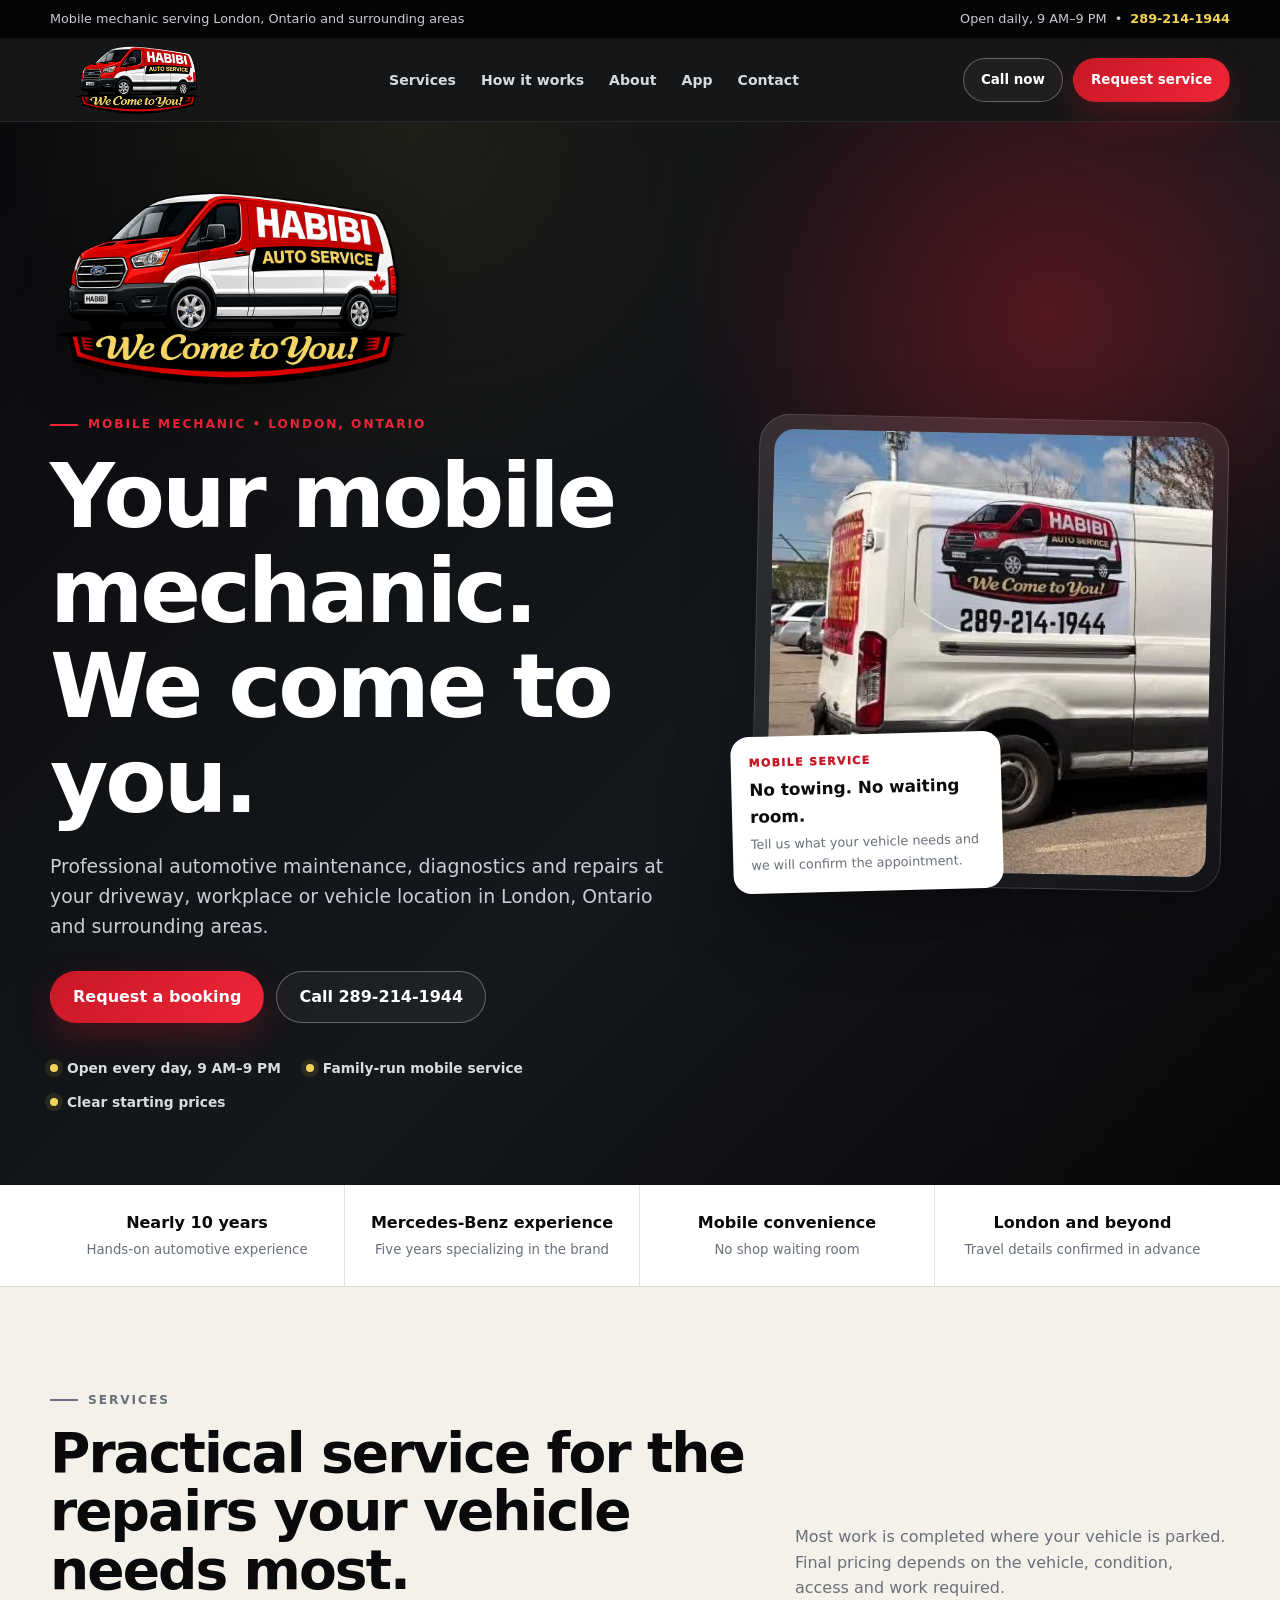
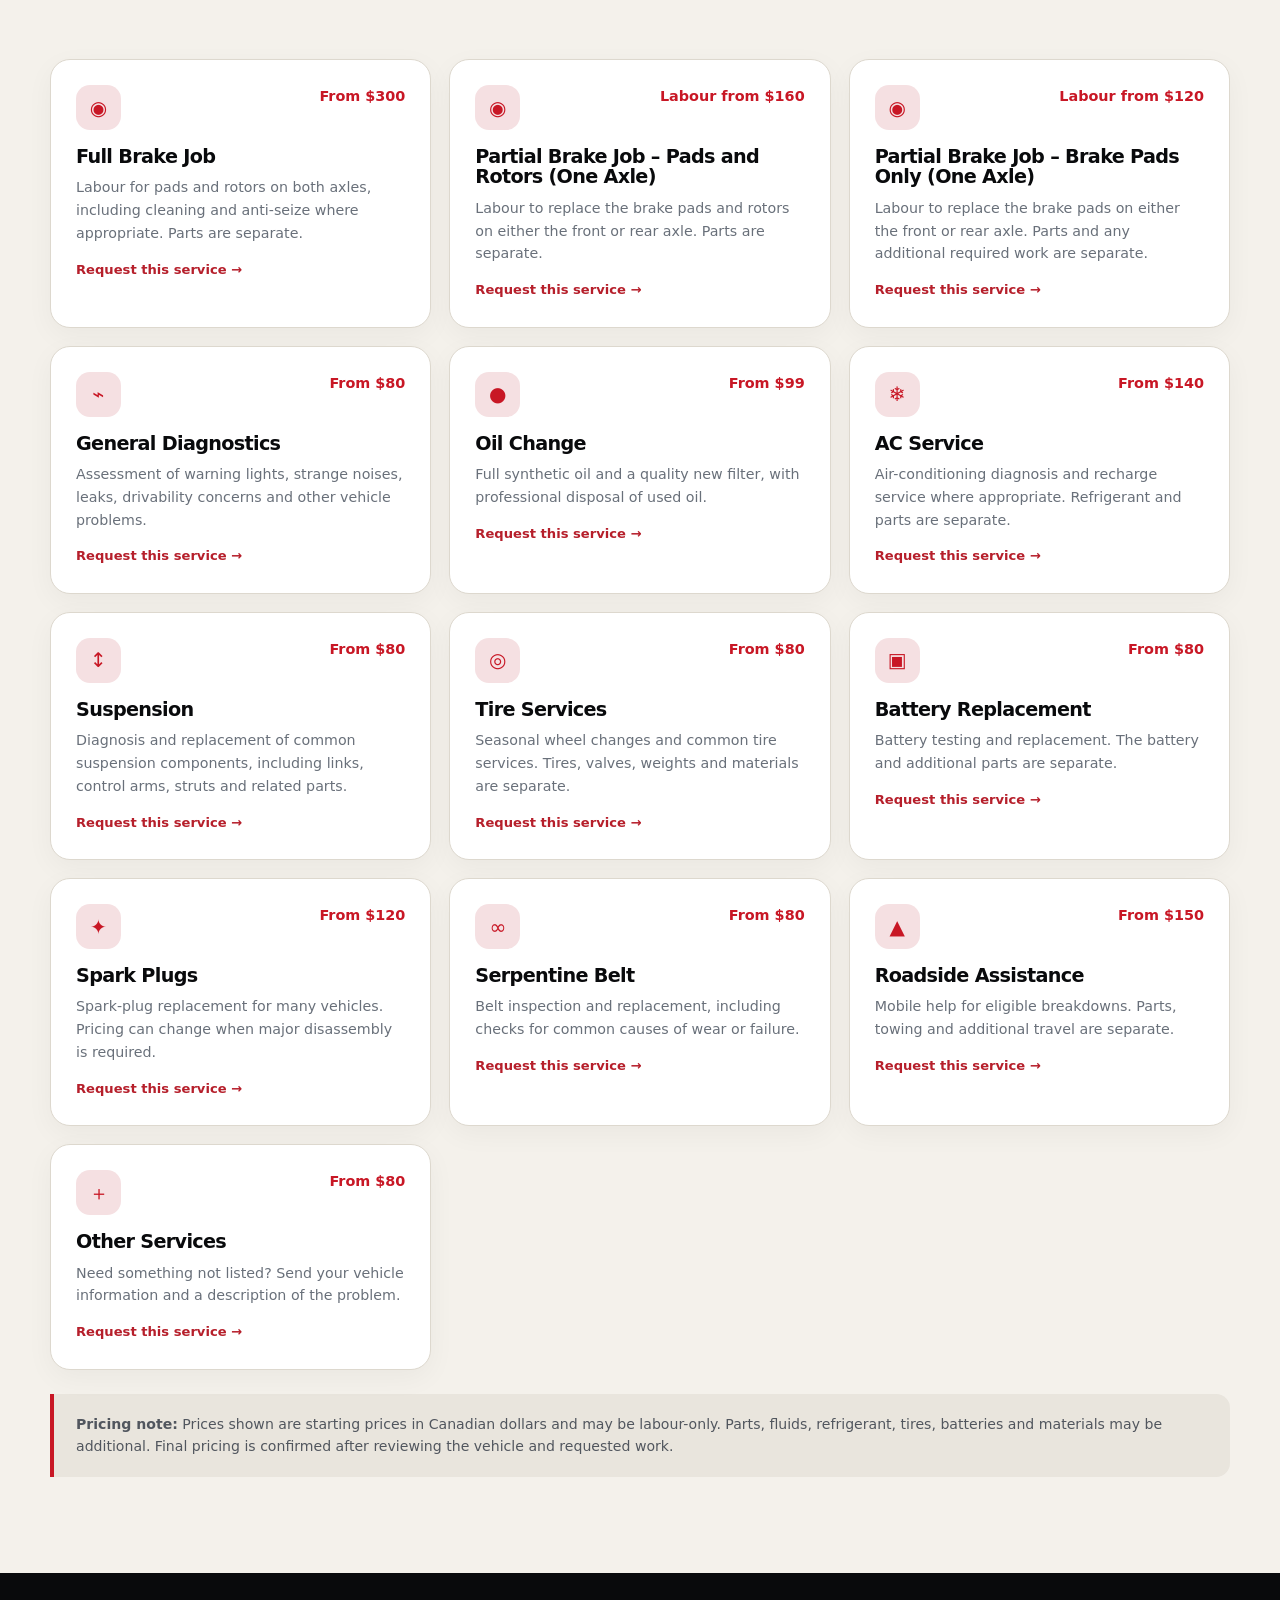
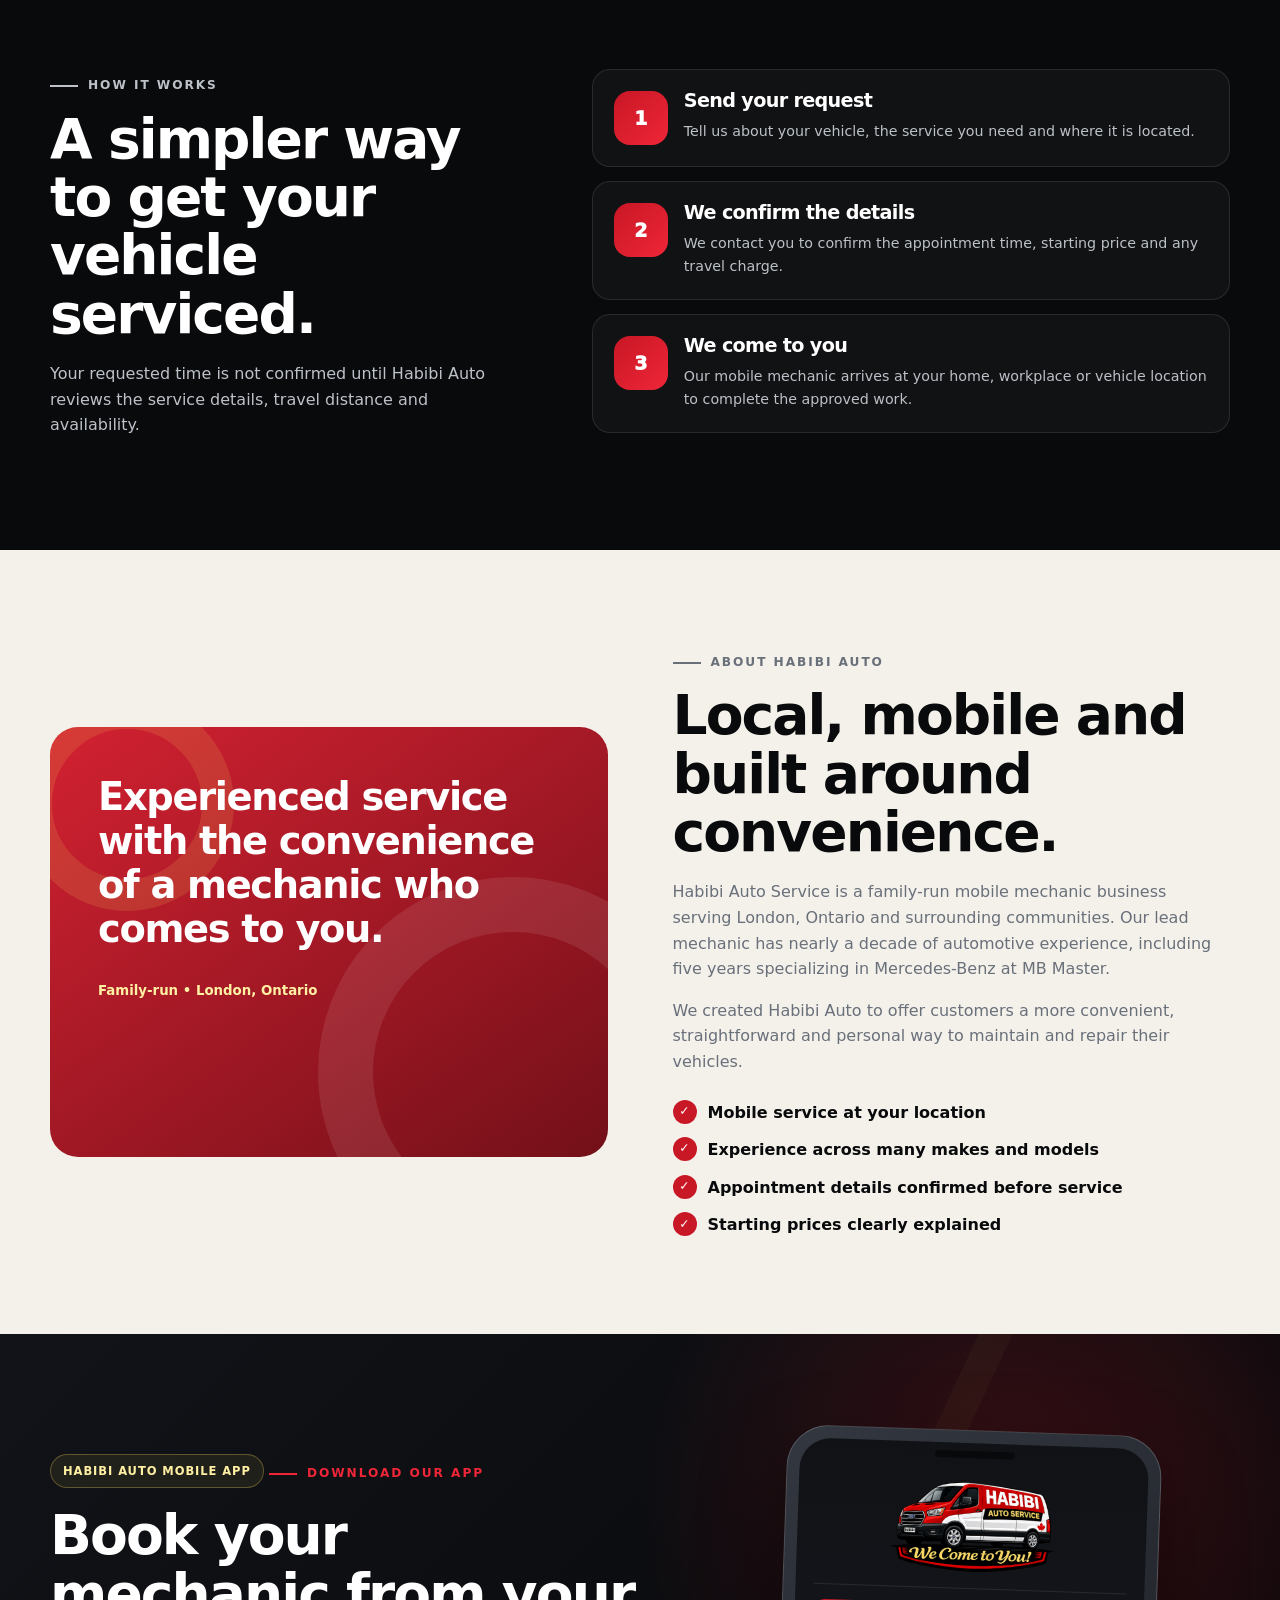
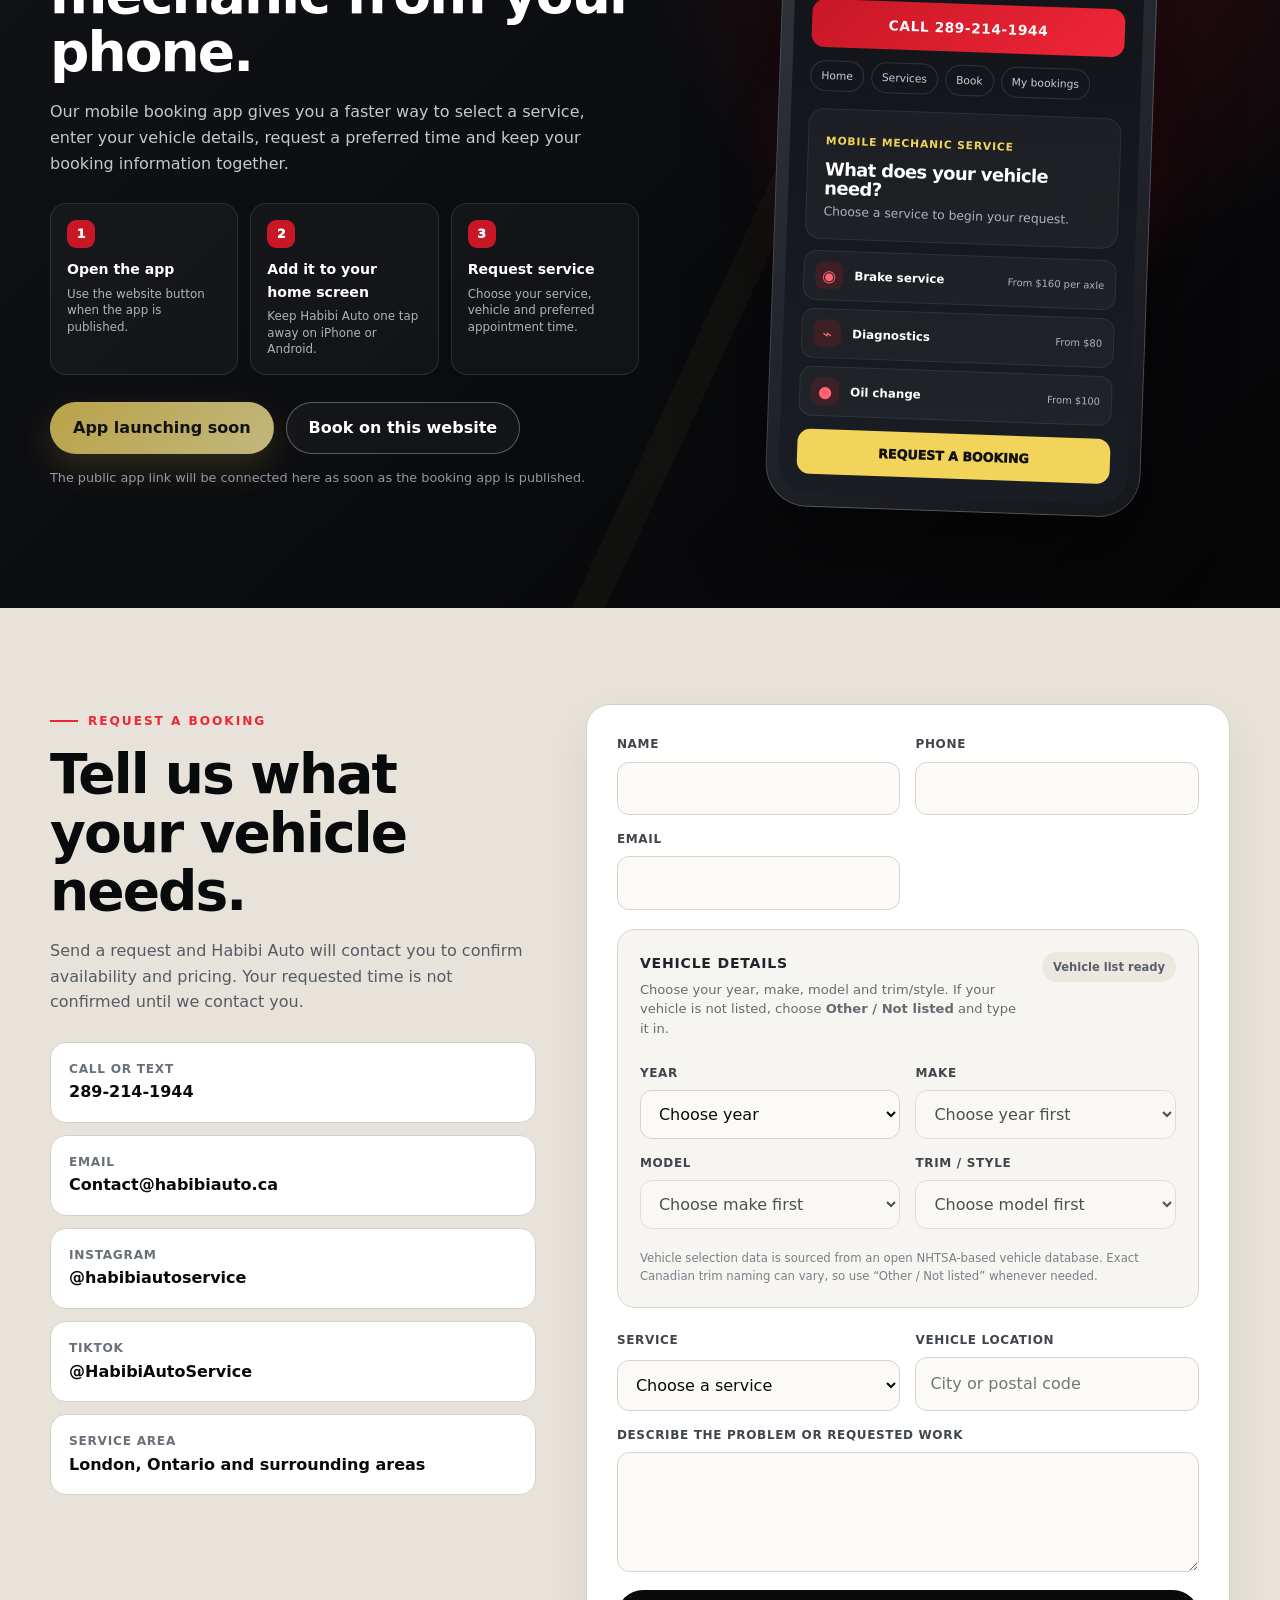
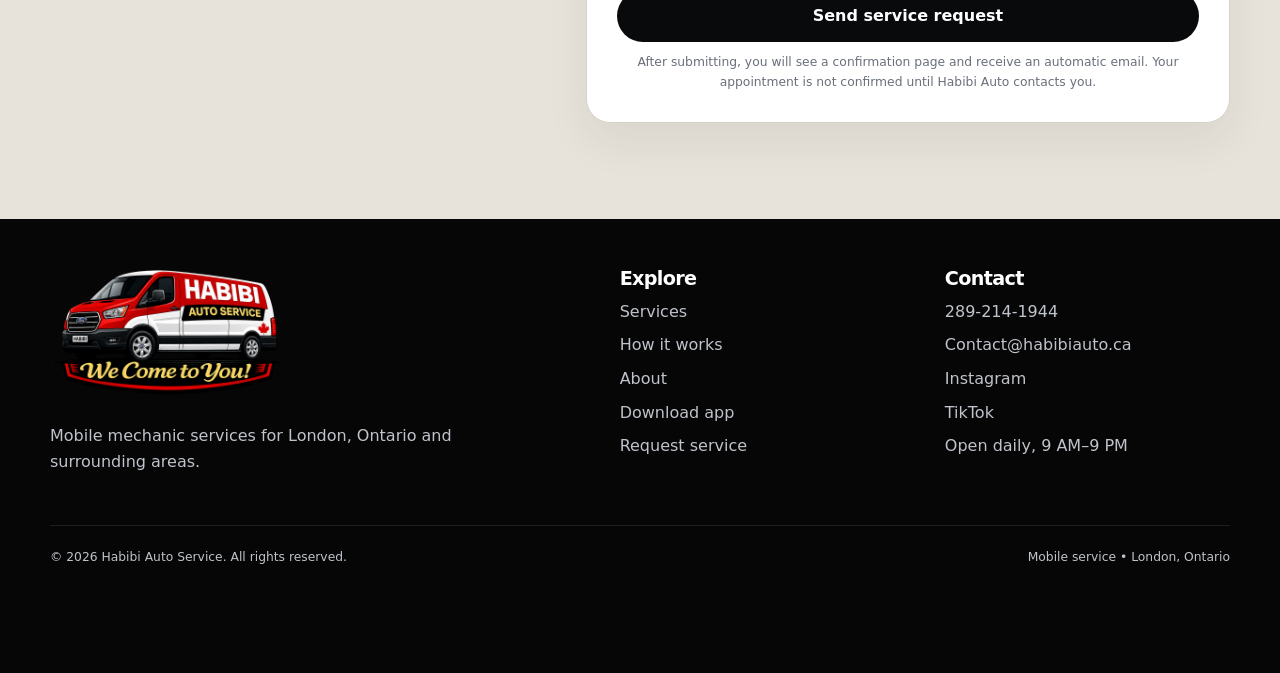
<file: index (4).html>
<!doctype html>
<html lang="en-CA">
<head>
  <meta charset="utf-8">
  <meta name="viewport" content="width=device-width,initial-scale=1">
  <title>Habibi Auto Service | Mobile Mechanic in London, Ontario</title>
  <meta name="description" content="Convenient mobile mechanic service in London, Ontario and surrounding areas. Brakes, diagnostics, oil changes, AC service, suspension, batteries and more.">
  <meta name="theme-color" content="#101216">
  <link rel="icon" href="favicon.png" type="image/png">
  <link rel="stylesheet" href="styles.css">
  <meta property="og:title" content="Habibi Auto Service">
  <meta property="og:description" content="Professional mobile mechanic service that comes to you in London, Ontario and surrounding areas.">
  <meta property="og:type" content="website">
  <meta property="og:url" content="https://habibiauto.ca/">
  <meta property="og:image" content="https://habibiauto.ca/habibi-auto-van.jpg">
  <link rel="canonical" href="https://habibiauto.ca/">

  <style>
    .service-card[role="button"]:focus-visible {
      outline: 3px solid #b61f2b;
      outline-offset: 3px;
    }
    .service-card[role="button"]:active {
      transform: translateY(-1px);
    }
  </style>


<style>
  .vehicle-picker {
    margin: 4px 0 8px;
    padding: 22px;
    border: 1px solid #d8d4cc;
    border-radius: 18px;
    background: #f7f5f1;
  }
  .vehicle-picker-head {
    display: flex;
    align-items: flex-start;
    justify-content: space-between;
    gap: 18px;
    margin-bottom: 18px;
  }
  .vehicle-picker-head > div > label {
    display: block;
    margin-bottom: 5px;
    color: #202329;
    font-size: .88rem;
  }
  .vehicle-help {
    margin: 0;
    max-width: 680px;
    color: #666b73;
    font-size: .82rem;
    line-height: 1.5;
  }
  .vehicle-data-status {
    flex: 0 0 auto;
    display: inline-flex;
    align-items: center;
    min-height: 30px;
    padding: 0 11px;
    border-radius: 999px;
    background: #ece8e0;
    color: #5a5f67;
    font-size: .72rem;
    font-weight: 850;
    white-space: nowrap;
  }
  .vehicle-data-status.loading {
    color: #865e08;
    background: #fff2ca;
  }
  .vehicle-data-status.ready {
    color: #22623a;
    background: #def2e5;
  }
  .vehicle-data-status.error {
    color: #8b2730;
    background: #f8e0e2;
  }
  .vehicle-grid {
    display: grid;
    grid-template-columns: repeat(2, minmax(0,1fr));
    gap: 15px;
  }
  .vehicle-other-input {
    margin-top: 8px;
  }
  .vehicle-source-note {
    margin: 14px 0 0;
    color: #7a7f87;
    font-size: .73rem;
    line-height: 1.5;
  }
  @media (max-width: 680px) {
    .vehicle-picker {
      padding: 18px;
    }
    .vehicle-picker-head {
      display: block;
    }
    .vehicle-data-status {
      margin-top: 10px;
    }
    .vehicle-grid {
      grid-template-columns: 1fr;
    }
  }
</style>

</head>
<body>
  <div class="topbar">
    <div class="container topbar-inner">
      <span>Mobile mechanic serving London, Ontario and surrounding areas</span>
      <span>Open daily, 9 AM–9 PM &nbsp;•&nbsp; <a href="tel:+12892141944">289-214-1944</a></span>
    </div>
  </div>

  <header class="site-header">
    <div class="container nav">
      <a class="brand" href="#home" aria-label="Habibi Auto Service home">
        <img src="habibi-logo-tight.png" alt="Habibi Auto Service — We Come to You">
      </a>
      <nav aria-label="Main navigation">
        <ul class="nav-links">
          <li><a href="#services">Services</a></li>
          <li><a href="#how">How it works</a></li>
          <li><a href="#about">About</a></li>
          <li><a href="#app">App</a></li>
          <li><a href="#contact">Contact</a></li>
        </ul>
      </nav>
      <div class="nav-actions">
        <a class="btn btn-outline" href="tel:+12892141944">Call now</a>
        <a class="btn btn-primary" href="#contact">Request service</a>
      </div>
    </div>
  </header>

  <main>
    <section class="hero" id="home">
      <div class="container hero-grid">
        <div class="hero-copy">
          <img class="hero-logo" src="habibi-logo-tight.png" alt="Habibi Auto Service — We Come to You">
          <p class="eyebrow">Mobile mechanic • London, Ontario</p>
          <h1>Your mobile mechanic. We come to you.</h1>
          <p>Professional automotive maintenance, diagnostics and repairs at your driveway, workplace or vehicle location in London, Ontario and surrounding areas.</p>
          <div class="hero-actions">
            <a class="btn btn-primary" href="#contact">Request a booking</a>
            <a class="btn btn-outline" href="tel:+12892141944">Call 289-214-1944</a>
          </div>
          <div class="hero-facts">
            <span><i></i>Open every day, 9 AM–9 PM</span>
            <span><i></i>Family-run mobile service</span>
            <span><i></i>Clear starting prices</span>
          </div>
        </div>
        <div class="hero-visual">
          <div class="photo-card"><img src="habibi-auto-van.jpg" alt="Habibi Auto Service mobile mechanic van"></div>
          <div class="float-card"><span class="float-label">Mobile service</span><strong>No towing. No waiting room.</strong><span>Tell us what your vehicle needs and we will confirm the appointment.</span></div>
        </div>
      </div>
    </section>

    <section class="trust" aria-label="Business highlights">
      <div class="container trust-grid">
        <div class="trust-item"><strong>Nearly 10 years</strong><span>Hands-on automotive experience</span></div>
        <div class="trust-item"><strong>Mercedes-Benz experience</strong><span>Five years specializing in the brand</span></div>
        <div class="trust-item"><strong>Mobile convenience</strong><span>No shop waiting room</span></div>
        <div class="trust-item"><strong>London and beyond</strong><span>Travel details confirmed in advance</span></div>
      </div>
    </section>

    <section class="section-pad" id="services">
      <div class="container">
        <div class="section-head">
          <div><p class="eyebrow">Services</p><h2>Practical service for the repairs your vehicle needs most.</h2></div>
          <p>Most work is completed where your vehicle is parked. Final pricing depends on the vehicle, condition, access and work required.</p>
        </div>
        <div class="services-grid">
          <article class="service-card" data-service="Full brake job – pads and rotors on both axles" role="button" tabindex="0" aria-label="Request Full Brake Job" style="cursor:pointer;"><div class="service-top"><span class="icon">◉</span><span class="price">From $300</span></div><h3>Full Brake Job</h3><p>Labour for pads and rotors on both axles, including cleaning and anti-seize where appropriate. Parts are separate.</p><span style="display:inline-block;margin-top:14px;color:#b61f2b;font-size:.82rem;font-weight:900;">Request this service →</span></article>
          <article class="service-card" data-service="Partial brake job – pads and rotors on one axle" role="button" tabindex="0" aria-label="Request Partial Brake Job – Pads and Rotors (One Axle)" style="cursor:pointer;"><div class="service-top"><span class="icon">◉</span><span class="price">Labour from $160</span></div><h3>Partial Brake Job – Pads and Rotors (One Axle)</h3><p>Labour to replace the brake pads and rotors on either the front or rear axle. Parts are separate.</p><span style="display:inline-block;margin-top:14px;color:#b61f2b;font-size:.82rem;font-weight:900;">Request this service →</span></article>
          <article class="service-card" data-service="Partial brake job – brake pads only on one axle" role="button" tabindex="0" aria-label="Request Partial Brake Job – Brake Pads Only (One Axle)" style="cursor:pointer;"><div class="service-top"><span class="icon">◉</span><span class="price">Labour from $120</span></div><h3>Partial Brake Job – Brake Pads Only (One Axle)</h3><p>Labour to replace the brake pads on either the front or rear axle. Parts and any additional required work are separate.</p><span style="display:inline-block;margin-top:14px;color:#b61f2b;font-size:.82rem;font-weight:900;">Request this service →</span></article>
          <article class="service-card" data-service="General diagnostics" role="button" tabindex="0" aria-label="Request General Diagnostics" style="cursor:pointer;"><div class="service-top"><span class="icon">⌁</span><span class="price">From $80</span></div><h3>General Diagnostics</h3><p>Assessment of warning lights, strange noises, leaks, drivability concerns and other vehicle problems.</p><span style="display:inline-block;margin-top:14px;color:#b61f2b;font-size:.82rem;font-weight:900;">Request this service →</span></article>
          <article class="service-card" data-service="Oil change" role="button" tabindex="0" aria-label="Request Oil Change" style="cursor:pointer;"><div class="service-top"><span class="icon">●</span><span class="price">From $99</span></div><h3>Oil Change</h3><p>Full synthetic oil and a quality new filter, with professional disposal of used oil.</p><span style="display:inline-block;margin-top:14px;color:#b61f2b;font-size:.82rem;font-weight:900;">Request this service →</span></article>
          <article class="service-card" data-service="AC service" role="button" tabindex="0" aria-label="Request AC Service" style="cursor:pointer;"><div class="service-top"><span class="icon">❄</span><span class="price">From $140</span></div><h3>AC Service</h3><p>Air-conditioning diagnosis and recharge service where appropriate. Refrigerant and parts are separate.</p><span style="display:inline-block;margin-top:14px;color:#b61f2b;font-size:.82rem;font-weight:900;">Request this service →</span></article>
          <article class="service-card" data-service="Suspension" role="button" tabindex="0" aria-label="Request Suspension" style="cursor:pointer;"><div class="service-top"><span class="icon">↕</span><span class="price">From $80</span></div><h3>Suspension</h3><p>Diagnosis and replacement of common suspension components, including links, control arms, struts and related parts.</p><span style="display:inline-block;margin-top:14px;color:#b61f2b;font-size:.82rem;font-weight:900;">Request this service →</span></article>
          <article class="service-card" data-service="Tire service" role="button" tabindex="0" aria-label="Request Tire Services" style="cursor:pointer;"><div class="service-top"><span class="icon">◎</span><span class="price">From $80</span></div><h3>Tire Services</h3><p>Seasonal wheel changes and common tire services. Tires, valves, weights and materials are separate.</p><span style="display:inline-block;margin-top:14px;color:#b61f2b;font-size:.82rem;font-weight:900;">Request this service →</span></article>
          <article class="service-card" data-service="Battery replacement" role="button" tabindex="0" aria-label="Request Battery Replacement" style="cursor:pointer;"><div class="service-top"><span class="icon">▣</span><span class="price">From $80</span></div><h3>Battery Replacement</h3><p>Battery testing and replacement. The battery and additional parts are separate.</p><span style="display:inline-block;margin-top:14px;color:#b61f2b;font-size:.82rem;font-weight:900;">Request this service →</span></article>
          <article class="service-card" data-service="Spark plugs" role="button" tabindex="0" aria-label="Request Spark Plugs" style="cursor:pointer;"><div class="service-top"><span class="icon">✦</span><span class="price">From $120</span></div><h3>Spark Plugs</h3><p>Spark-plug replacement for many vehicles. Pricing can change when major disassembly is required.</p><span style="display:inline-block;margin-top:14px;color:#b61f2b;font-size:.82rem;font-weight:900;">Request this service →</span></article>
          <article class="service-card" data-service="Serpentine belt" role="button" tabindex="0" aria-label="Request Serpentine Belt" style="cursor:pointer;"><div class="service-top"><span class="icon">∞</span><span class="price">From $80</span></div><h3>Serpentine Belt</h3><p>Belt inspection and replacement, including checks for common causes of wear or failure.</p><span style="display:inline-block;margin-top:14px;color:#b61f2b;font-size:.82rem;font-weight:900;">Request this service →</span></article>
          <article class="service-card" data-service="Roadside assistance" role="button" tabindex="0" aria-label="Request Roadside Assistance" style="cursor:pointer;"><div class="service-top"><span class="icon">▲</span><span class="price">From $150</span></div><h3>Roadside Assistance</h3><p>Mobile help for eligible breakdowns. Parts, towing and additional travel are separate.</p><span style="display:inline-block;margin-top:14px;color:#b61f2b;font-size:.82rem;font-weight:900;">Request this service →</span></article>
          <article class="service-card" data-service="Other service" role="button" tabindex="0" aria-label="Request Other Services" style="cursor:pointer;"><div class="service-top"><span class="icon">＋</span><span class="price">From $80</span></div><h3>Other Services</h3><p>Need something not listed? Send your vehicle information and a description of the problem.</p><span style="display:inline-block;margin-top:14px;color:#b61f2b;font-size:.82rem;font-weight:900;">Request this service →</span></article>
        </div>
        <div class="price-note"><strong>Pricing note:</strong> Prices shown are starting prices in Canadian dollars and may be labour-only. Parts, fluids, refrigerant, tires, batteries and materials may be additional. Final pricing is confirmed after reviewing the vehicle and requested work.</div>
      </div>
    </section>

    <section class="section-pad dark" id="how">
      <div class="container process-grid">
        <div class="process-copy"><p class="eyebrow">How it works</p><h2>A simpler way to get your vehicle serviced.</h2><p>Your requested time is not confirmed until Habibi Auto reviews the service details, travel distance and availability.</p></div>
        <div class="steps">
          <article class="step"><span class="step-number">1</span><div><h3>Send your request</h3><p>Tell us about your vehicle, the service you need and where it is located.</p></div></article>
          <article class="step"><span class="step-number">2</span><div><h3>We confirm the details</h3><p>We contact you to confirm the appointment time, starting price and any travel charge.</p></div></article>
          <article class="step"><span class="step-number">3</span><div><h3>We come to you</h3><p>Our mobile mechanic arrives at your home, workplace or vehicle location to complete the approved work.</p></div></article>
        </div>
      </div>
    </section>

    <section class="section-pad" id="about">
      <div class="container about-grid">
        <div class="about-panel"><blockquote>Experienced service with the convenience of a mechanic who comes to you.</blockquote><small>Family-run • London, Ontario</small></div>
        <div class="about-copy"><p class="eyebrow">About Habibi Auto</p><h2>Local, mobile and built around convenience.</h2><p>Habibi Auto Service is a family-run mobile mechanic business serving London, Ontario and surrounding communities. Our lead mechanic has nearly a decade of automotive experience, including five years specializing in Mercedes-Benz at MB Master.</p><p>We created Habibi Auto to offer customers a more convenient, straightforward and personal way to maintain and repair their vehicles.</p><ul class="checks"><li>Mobile service at your location</li><li>Experience across many makes and models</li><li>Appointment details confirmed before service</li><li>Starting prices clearly explained</li></ul></div>
      </div>
    </section>

    <section class="section-pad app-promo" id="app">
      <div class="container app-grid">
        <div class="app-copy">
          <span class="launch-pill">Habibi Auto mobile app</span>
          <p class="eyebrow">Download our app</p>
          <h2>Book your mechanic from your phone.</h2>
          <p>Our mobile booking app gives you a faster way to select a service, enter your vehicle details, request a preferred time and keep your booking information together.</p>
          <div class="install-points">
            <div><span>1</span><strong>Open the app</strong><small>Use the website button when the app is published.</small></div>
            <div><span>2</span><strong>Add it to your home screen</strong><small>Keep Habibi Auto one tap away on iPhone or Android.</small></div>
            <div><span>3</span><strong>Request service</strong><small>Choose your service, vehicle and preferred appointment time.</small></div>
          </div>
          <div class="app-actions">
            <a class="btn btn-gold" data-app-link href="#contact" aria-disabled="true">App launching soon</a>
            <a class="btn btn-outline" href="#contact">Book on this website</a>
          </div>
          <p class="app-note">The public app link will be connected here as soon as the booking app is published.</p>
        </div>
        <div class="app-visual">
          <div class="phone-glow"></div>
          <div class="phone-mock" aria-label="Habibi Auto booking app preview">
            <div class="phone-speaker"></div>
            <div class="phone-screen">
              <div class="app-head"><img src="habibi-logo-tight.png" alt="Habibi Auto Service logo"></div>
              <div class="app-cta">Call 289-214-1944</div>
              <div class="app-nav"><span>Home</span><span>Services</span><span>Book</span><span>My bookings</span></div>
              <div class="app-welcome"><small>Mobile mechanic service</small><h3>What does your vehicle need?</h3><p>Choose a service to begin your request.</p></div>
              <div class="app-service-list"><div><span>◉</span><strong>Brake service</strong><small>From $160 per axle</small></div><div><span>⌁</span><strong>Diagnostics</strong><small>From $80</small></div><div><span>●</span><strong>Oil change</strong><small>From $100</small></div></div>
              <div class="app-book-button">Request a booking</div>
            </div>
          </div>
        </div>
      </div>
    </section>

    <section class="section-pad contact" id="contact">
      <div class="container contact-grid">
        <div class="contact-copy"><p class="eyebrow">Request a booking</p><h2>Tell us what your vehicle needs.</h2><p>Send a request and Habibi Auto will contact you to confirm availability and pricing. Your requested time is not confirmed until we contact you.</p><div class="contact-cards"><div class="contact-card"><span>Call or text</span><a href="tel:+12892141944">289-214-1944</a></div><div class="contact-card"><span>Email</span><a href="mailto:Contact@habibiauto.ca">Contact@habibiauto.ca</a></div><div class="contact-card"><span>Instagram</span><a href="https://www.instagram.com/habibiautoservice/" target="_blank" rel="noopener noreferrer">@habibiautoservice</a></div><div class="contact-card"><span>TikTok</span><a href="https://www.tiktok.com/@habibiautoservice" target="_blank" rel="noopener">@HabibiAutoService</a></div><div class="contact-card"><span>Service area</span><strong>London, Ontario and surrounding areas</strong></div></div></div>
        <form id="service-form" action="https://formsubmit.co/Contact@habibiauto.ca" method="POST"><input type="hidden" name="_subject" value="New Habibi Auto service request"><input type="hidden" name="_template" value="table"><input type="hidden" name="_next" value="https://habibiauto.ca/thank-you.html"><input type="hidden" name="_url" value="https://habibiauto.ca/#contact"><input type="hidden" name="_autoresponse" value="Thank you for contacting Habibi Auto Service. We received your service request. This is an automatic confirmation only; your appointment is not booked or confirmed yet. We will review your vehicle, requested service, location and preferred timing, then contact you to confirm availability, pricing, any travel charge and the appointment details. For urgent assistance, call or text 289-214-1944. We are open daily from 9 AM to 9 PM."><input type="text" name="_honey" tabindex="-1" autocomplete="off" style="position:absolute;left:-9999px;opacity:0" aria-hidden="true"><div class="form-grid"><div class="field"><label for="name">Name</label><input id="name" name="name" autocomplete="name" required></div><div class="field"><label for="phone">Phone</label><input id="phone" name="phone" autocomplete="tel" required></div><div class="field"><label for="email">Email</label><input id="email" name="email" type="email" autocomplete="email" required></div><div class="field full vehicle-picker">
  <div class="vehicle-picker-head">
    <div>
      <label>Vehicle details</label>
      <p class="vehicle-help">Choose your year, make, model and trim/style. If your vehicle is not listed, choose <strong>Other / Not listed</strong> and type it in.</p>
    </div>
    <span id="vehicle-data-status" class="vehicle-data-status">Vehicle list ready</span>
  </div>

  <div class="vehicle-grid">
    <div class="field">
      <label for="vehicle-year">Year</label>
      <select id="vehicle-year" name="vehicle_year" required>
        <option value="">Choose year</option>
      </select>
      <input id="vehicle-year-other" name="vehicle_year_other" class="vehicle-other-input" inputmode="numeric" placeholder="Enter year" hidden>
    </div>

    <div class="field">
      <label for="vehicle-make">Make</label>
      <select id="vehicle-make" name="vehicle_make" required disabled>
        <option value="">Choose year first</option>
      </select>
      <input id="vehicle-make-other" name="vehicle_make_other" class="vehicle-other-input" placeholder="Enter make" hidden>
    </div>

    <div class="field">
      <label for="vehicle-model">Model</label>
      <select id="vehicle-model" name="vehicle_model" required disabled>
        <option value="">Choose make first</option>
      </select>
      <input id="vehicle-model-other" name="vehicle_model_other" class="vehicle-other-input" placeholder="Enter model" hidden>
    </div>

    <div class="field">
      <label for="vehicle-trim">Trim / Style</label>
      <select id="vehicle-trim" name="vehicle_trim" required disabled>
        <option value="">Choose model first</option>
      </select>
      <input id="vehicle-trim-other" name="vehicle_trim_other" class="vehicle-other-input" placeholder="Enter trim, engine, or style if known" hidden>
    </div>
  </div>

  <input id="vehicle-summary" name="vehicle" type="hidden">
  <p class="vehicle-source-note">Vehicle selection data is sourced from an open NHTSA-based vehicle database. Exact Canadian trim naming can vary, so use “Other / Not listed” whenever needed.</p>
</div><div class="field"><label for="service">Service</label><select id="service" name="service" required><option value="">Choose a service</option><option>Full brake job – pads and rotors on both axles</option><option>Partial brake job – pads and rotors on one axle</option><option>Partial brake job – brake pads only on one axle</option><option>General diagnostics</option><option>Oil change</option><option>AC service</option><option>Suspension</option><option>Tire service</option><option>Battery replacement</option><option>Spark plugs</option><option>Serpentine belt</option><option>Roadside assistance</option><option>Other service</option></select></div><div class="field"><label for="location">Vehicle location</label><input id="location" name="location" placeholder="City or postal code" required></div><div class="field full"><label for="message">Describe the problem or requested work</label><textarea id="message" name="message"></textarea></div></div><button class="btn btn-dark" type="submit">Send service request</button><p class="form-note">After submitting, you will see a confirmation page and receive an automatic email. Your appointment is not confirmed until Habibi Auto contacts you.</p></form>
      </div>
    </section>
  </main>

  <footer><div class="container"><div class="footer-grid"><div><a class="brand footer-brand" href="#home"><img src="habibi-logo-tight.png" alt="Habibi Auto Service — We Come to You"></a><p style="max-width:420px;margin-top:20px">Mobile mechanic services for London, Ontario and surrounding areas.</p></div><div><h3>Explore</h3><div class="footer-links"><a href="#services">Services</a><a href="#how">How it works</a><a href="#about">About</a><a href="#app">Download app</a><a href="#contact">Request service</a></div></div><div><h3>Contact</h3><div class="footer-links"><a href="tel:+12892141944">289-214-1944</a><a href="mailto:Contact@habibiauto.ca">Contact@habibiauto.ca</a><a href="https://www.instagram.com/habibiautoservice/" target="_blank" rel="noopener noreferrer">Instagram</a><a href="https://www.tiktok.com/@habibiautoservice" target="_blank" rel="noopener">TikTok</a><span>Open daily, 9 AM–9 PM</span></div></div></div><div class="footer-bottom"><span>© 2026 Habibi Auto Service. All rights reserved.</span><span>Mobile service • London, Ontario</span></div></div></footer>

  <div class="mobile-bar"><a class="btn btn-outline" href="tel:+12892141944">Call now</a><a class="btn btn-primary" href="#contact">Book service</a></div>
  <script>
const SITE_CONFIG = {
  // Add the published booking-app URL here when it is ready.
  appUrl: ""
};

const appButtons = document.querySelectorAll("[data-app-link]");
appButtons.forEach((button) => {
  if (SITE_CONFIG.appUrl) {
    button.href = SITE_CONFIG.appUrl;
    button.textContent = "Open booking app";
    button.removeAttribute("aria-disabled");
  } else {
    button.href = "#contact";
    button.textContent = "App launching soon";
    button.setAttribute("aria-disabled", "true");
  }
});

const serviceCards = document.querySelectorAll(".service-card[data-service]");
const serviceSelect = document.querySelector("#service");
const contactSection = document.querySelector("#contact");

function openServiceRequest(card) {
  const selectedService = card.dataset.service;

  if (serviceSelect && selectedService) {
    serviceSelect.value = selectedService;
    serviceSelect.dispatchEvent(new Event("change", { bubbles: true }));
  }

  if (contactSection) {
    contactSection.scrollIntoView({ behavior: "smooth", block: "start" });
    history.replaceState(null, "", "#contact");

    window.setTimeout(() => {
      if (serviceSelect) {
        serviceSelect.focus({ preventScroll: true });
      }
    }, 650);
  }
}

serviceCards.forEach((card) => {
  card.addEventListener("click", () => openServiceRequest(card));

  card.addEventListener("keydown", (event) => {
    if (event.key === "Enter" || event.key === " ") {
      event.preventDefault();
      openServiceRequest(card);
    }
  });
});


/* Vehicle Year / Make / Model / Trim selector
   Data source: Open Vehicle DB (NHTSA-based, updated weekly). */
const VEHICLE_DB_URLS = {
  makes: "https://raw.githubusercontent.com/plowman/open-vehicle-db/master/data/makes.csv",
  models: "https://raw.githubusercontent.com/plowman/open-vehicle-db/master/data/models.csv",
  styles: "https://raw.githubusercontent.com/plowman/open-vehicle-db/master/data/styles.csv"
};

const vehicleYear = document.querySelector("#vehicle-year");
const vehicleMake = document.querySelector("#vehicle-make");
const vehicleModel = document.querySelector("#vehicle-model");
const vehicleTrim = document.querySelector("#vehicle-trim");
const vehicleSummary = document.querySelector("#vehicle-summary");
const vehicleStatus = document.querySelector("#vehicle-data-status");

const vehicleOtherInputs = {
  year: document.querySelector("#vehicle-year-other"),
  make: document.querySelector("#vehicle-make-other"),
  model: document.querySelector("#vehicle-model-other"),
  trim: document.querySelector("#vehicle-trim-other")
};

let vehicleDbPromise = null;
let vehicleDb = { makes: [], models: [], styles: [] };

function parseCsv(text) {
  const rows = [];
  let row = [];
  let field = "";
  let quoted = false;

  for (let i = 0; i < text.length; i += 1) {
    const char = text[i];

    if (char === '"') {
      if (quoted && text[i + 1] === '"') {
        field += '"';
        i += 1;
      } else {
        quoted = !quoted;
      }
    } else if (char === "," && !quoted) {
      row.push(field);
      field = "";
    } else if ((char === "\n" || char === "\r") && !quoted) {
      if (char === "\r" && text[i + 1] === "\n") i += 1;
      row.push(field);
      if (row.some((value) => value !== "")) rows.push(row);
      row = [];
      field = "";
    } else {
      field += char;
    }
  }

  if (field || row.length) {
    row.push(field);
    rows.push(row);
  }

  const headers = rows.shift() || [];
  return rows.map((values) => {
    const item = {};
    headers.forEach((header, index) => {
      item[header] = values[index] ?? "";
    });
    return item;
  });
}

function yearMatches(yearSpec, year) {
  const target = Number(year);
  if (!yearSpec || !target) return false;

  return yearSpec.split(",").some((part) => {
    const value = part.trim();
    if (!value) return false;

    if (value.includes("-")) {
      const [start, end] = value.split("-").map(Number);
      return target >= start && target <= end;
    }

    return Number(value) === target;
  });
}

function setVehicleStatus(text, state = "") {
  if (!vehicleStatus) return;
  vehicleStatus.textContent = text;
  vehicleStatus.className = `vehicle-data-status ${state}`.trim();
}

function setSelectOptions(select, placeholder, values, otherLabel = "Other / Not listed") {
  if (!select) return;

  select.innerHTML = "";
  const first = document.createElement("option");
  first.value = "";
  first.textContent = placeholder;
  select.appendChild(first);

  values.forEach(({ value, label }) => {
    const option = document.createElement("option");
    option.value = value;
    option.textContent = label;
    select.appendChild(option);
  });

  const other = document.createElement("option");
  other.value = "__other__";
  other.textContent = otherLabel;
  select.appendChild(other);

  select.disabled = false;
}

function resetSelect(select, text) {
  if (!select) return;
  select.innerHTML = `<option value="">${text}</option>`;
  select.disabled = true;
}

function toggleOtherInput(select, input) {
  if (!select || !input) return;
  const isOther = select.value === "__other__";
  input.hidden = !isOther;
  input.required = isOther;
  if (!isOther) input.value = "";
}

function displayValue(select, input) {
  if (!select) return "";
  if (select.value === "__other__") return (input?.value || "").trim();
  return (select.options[select.selectedIndex]?.textContent || "").trim();
}

function updateVehicleSummary() {
  if (!vehicleSummary) return;
  const parts = [
    displayValue(vehicleYear, vehicleOtherInputs.year),
    displayValue(vehicleMake, vehicleOtherInputs.make),
    displayValue(vehicleModel, vehicleOtherInputs.model),
    displayValue(vehicleTrim, vehicleOtherInputs.trim)
  ].filter(Boolean);

  vehicleSummary.value = parts.join(" ");
}

async function loadVehicleDatabase() {
  if (vehicleDbPromise) return vehicleDbPromise;

  setVehicleStatus("Loading vehicle list…", "loading");

  vehicleDbPromise = Promise.all([
    fetch(VEHICLE_DB_URLS.makes).then((response) => {
      if (!response.ok) throw new Error("Makes database failed");
      return response.text();
    }),
    fetch(VEHICLE_DB_URLS.models).then((response) => {
      if (!response.ok) throw new Error("Models database failed");
      return response.text();
    }),
    fetch(VEHICLE_DB_URLS.styles).then((response) => {
      if (!response.ok) throw new Error("Styles database failed");
      return response.text();
    })
  ])
    .then(([makesCsv, modelsCsv, stylesCsv]) => {
      vehicleDb = {
        makes: parseCsv(makesCsv),
        models: parseCsv(modelsCsv),
        styles: parseCsv(stylesCsv)
      };
      setVehicleStatus("Vehicle list loaded", "ready");
      return vehicleDb;
    })
    .catch((error) => {
      console.error("Vehicle database could not load:", error);
      setVehicleStatus("Manual entry available", "error");
      throw error;
    });

  return vehicleDbPromise;
}

function populateYears() {
  if (!vehicleYear) return;
  const maxYear = 2027;
  const minYear = 1981;

  const values = [];
  for (let year = maxYear; year >= minYear; year -= 1) {
    values.push({ value: String(year), label: String(year) });
  }
  setSelectOptions(vehicleYear, "Choose year", values, "Other / Older vehicle");
}

async function populateMakes() {
  toggleOtherInput(vehicleYear, vehicleOtherInputs.year);
  resetSelect(vehicleMake, "Loading makes…");
  resetSelect(vehicleModel, "Choose make first");
  resetSelect(vehicleTrim, "Choose model first");
  toggleOtherInput(vehicleMake, vehicleOtherInputs.make);
  toggleOtherInput(vehicleModel, vehicleOtherInputs.model);
  toggleOtherInput(vehicleTrim, vehicleOtherInputs.trim);
  updateVehicleSummary();

  if (!vehicleYear.value) {
    resetSelect(vehicleMake, "Choose year first");
    return;
  }

  if (vehicleYear.value === "__other__") {
    setSelectOptions(vehicleMake, "Choose make", [], "Other / Not listed");
    vehicleMake.value = "__other__";
    toggleOtherInput(vehicleMake, vehicleOtherInputs.make);
    setSelectOptions(vehicleModel, "Choose model", [], "Other / Not listed");
    vehicleModel.value = "__other__";
    toggleOtherInput(vehicleModel, vehicleOtherInputs.model);
    setSelectOptions(vehicleTrim, "Choose trim / style", [], "Other / Not listed");
    vehicleTrim.value = "__other__";
    toggleOtherInput(vehicleTrim, vehicleOtherInputs.trim);
    return;
  }

  try {
    const db = await loadVehicleDatabase();
    const makeSlugs = new Set(
      db.models
        .filter((model) => yearMatches(model.years, vehicleYear.value))
        .map((model) => model.make_slug)
    );

    const makes = db.makes
      .filter((make) => makeSlugs.has(make.make_slug))
      .map((make) => ({
        value: make.make_slug,
        label: make.make_name
      }))
      .sort((a, b) => a.label.localeCompare(b.label));

    setSelectOptions(vehicleMake, "Choose make", makes);
  } catch {
    setSelectOptions(vehicleMake, "Choose make", [], "Other / Not listed");
    vehicleMake.value = "__other__";
    toggleOtherInput(vehicleMake, vehicleOtherInputs.make);
  }
}

async function populateModels() {
  toggleOtherInput(vehicleMake, vehicleOtherInputs.make);
  resetSelect(vehicleModel, "Loading models…");
  resetSelect(vehicleTrim, "Choose model first");
  updateVehicleSummary();

  if (!vehicleMake.value) {
    resetSelect(vehicleModel, "Choose make first");
    return;
  }

  if (vehicleMake.value === "__other__") {
    setSelectOptions(vehicleModel, "Choose model", [], "Other / Not listed");
    vehicleModel.value = "__other__";
    toggleOtherInput(vehicleModel, vehicleOtherInputs.model);
    setSelectOptions(vehicleTrim, "Choose trim / style", [], "Other / Not listed");
    vehicleTrim.value = "__other__";
    toggleOtherInput(vehicleTrim, vehicleOtherInputs.trim);
    return;
  }

  try {
    const db = await loadVehicleDatabase();
    const models = db.models
      .filter((model) =>
        model.make_slug === vehicleMake.value &&
        yearMatches(model.years, vehicleYear.value)
      )
      .map((model) => ({
        value: model.model_slug,
        label: model.model_name
      }))
      .sort((a, b) => a.label.localeCompare(b.label));

    setSelectOptions(vehicleModel, "Choose model", models);
  } catch {
    setSelectOptions(vehicleModel, "Choose model", [], "Other / Not listed");
    vehicleModel.value = "__other__";
    toggleOtherInput(vehicleModel, vehicleOtherInputs.model);
  }
}

async function populateTrims() {
  toggleOtherInput(vehicleModel, vehicleOtherInputs.model);
  resetSelect(vehicleTrim, "Loading trims…");
  updateVehicleSummary();

  if (!vehicleModel.value) {
    resetSelect(vehicleTrim, "Choose model first");
    return;
  }

  if (vehicleModel.value === "__other__" || vehicleMake.value === "__other__") {
    setSelectOptions(vehicleTrim, "Choose trim / style", [], "Other / Not listed");
    vehicleTrim.value = "__other__";
    toggleOtherInput(vehicleTrim, vehicleOtherInputs.trim);
    return;
  }

  try {
    const db = await loadVehicleDatabase();
    const seen = new Set();

    const trims = db.styles
      .filter((style) =>
        style.make_slug === vehicleMake.value &&
        style.model_slug === vehicleModel.value &&
        yearMatches(style.years, vehicleYear.value)
      )
      .filter((style) => {
        const key = style.style_name.trim().toLowerCase();
        if (!key || seen.has(key)) return false;
        seen.add(key);
        return true;
      })
      .map((style) => ({
        value: style.style_name,
        label: style.style_name
      }))
      .sort((a, b) => a.label.localeCompare(b.label));

    setSelectOptions(
      vehicleTrim,
      trims.length ? "Choose trim / style" : "No exact trim found",
      trims,
      trims.length ? "Other / Not listed" : "Other / Enter manually"
    );

    if (!trims.length) {
      vehicleTrim.value = "__other__";
      toggleOtherInput(vehicleTrim, vehicleOtherInputs.trim);
    }
  } catch {
    setSelectOptions(vehicleTrim, "Choose trim / style", [], "Other / Not listed");
    vehicleTrim.value = "__other__";
    toggleOtherInput(vehicleTrim, vehicleOtherInputs.trim);
  }
}

if (vehicleYear) {
  populateYears();

  vehicleYear.addEventListener("focus", () => {
    loadVehicleDatabase().catch(() => {});
  }, { once: true });

  vehicleYear.addEventListener("change", populateMakes);
  vehicleMake.addEventListener("change", populateModels);
  vehicleModel.addEventListener("change", populateTrims);

  vehicleTrim.addEventListener("change", () => {
    toggleOtherInput(vehicleTrim, vehicleOtherInputs.trim);
    updateVehicleSummary();
  });

  Object.values(vehicleOtherInputs).forEach((input) => {
    input?.addEventListener("input", updateVehicleSummary);
  });

  document.querySelector("#service-form")?.addEventListener("submit", () => {
    updateVehicleSummary();
  });
}

</script>
  <script type="application/ld+json">{"@context":"https://schema.org","@type":"AutoRepair","name":"Habibi Auto Service","telephone":"+1-289-214-1944","email":"Contact@habibiauto.ca","url":"https://habibiauto.ca/","areaServed":["London, Ontario","Southwestern Ontario"],"openingHours":"Mo-Su 09:00-21:00","description":"Family-run mobile mechanic service serving London, Ontario and surrounding areas."}</script>
</body>
</html>
</file>
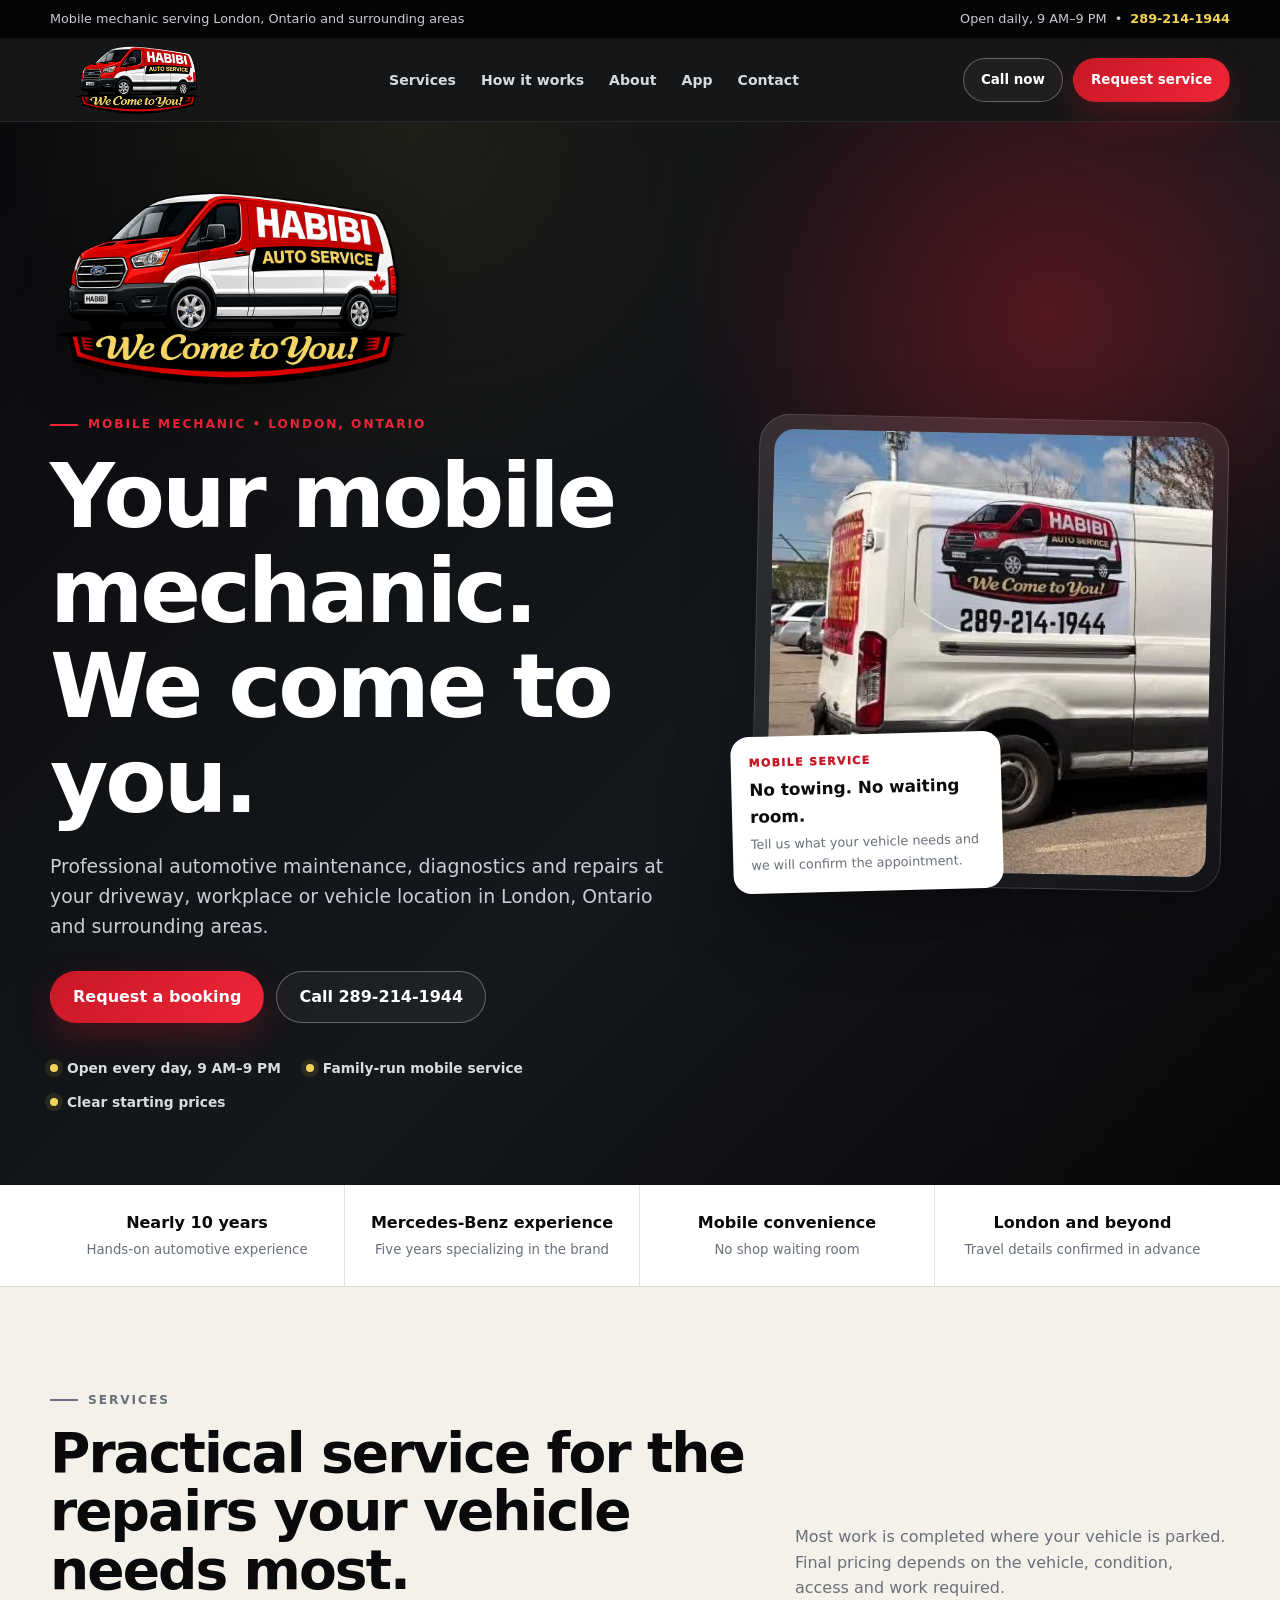
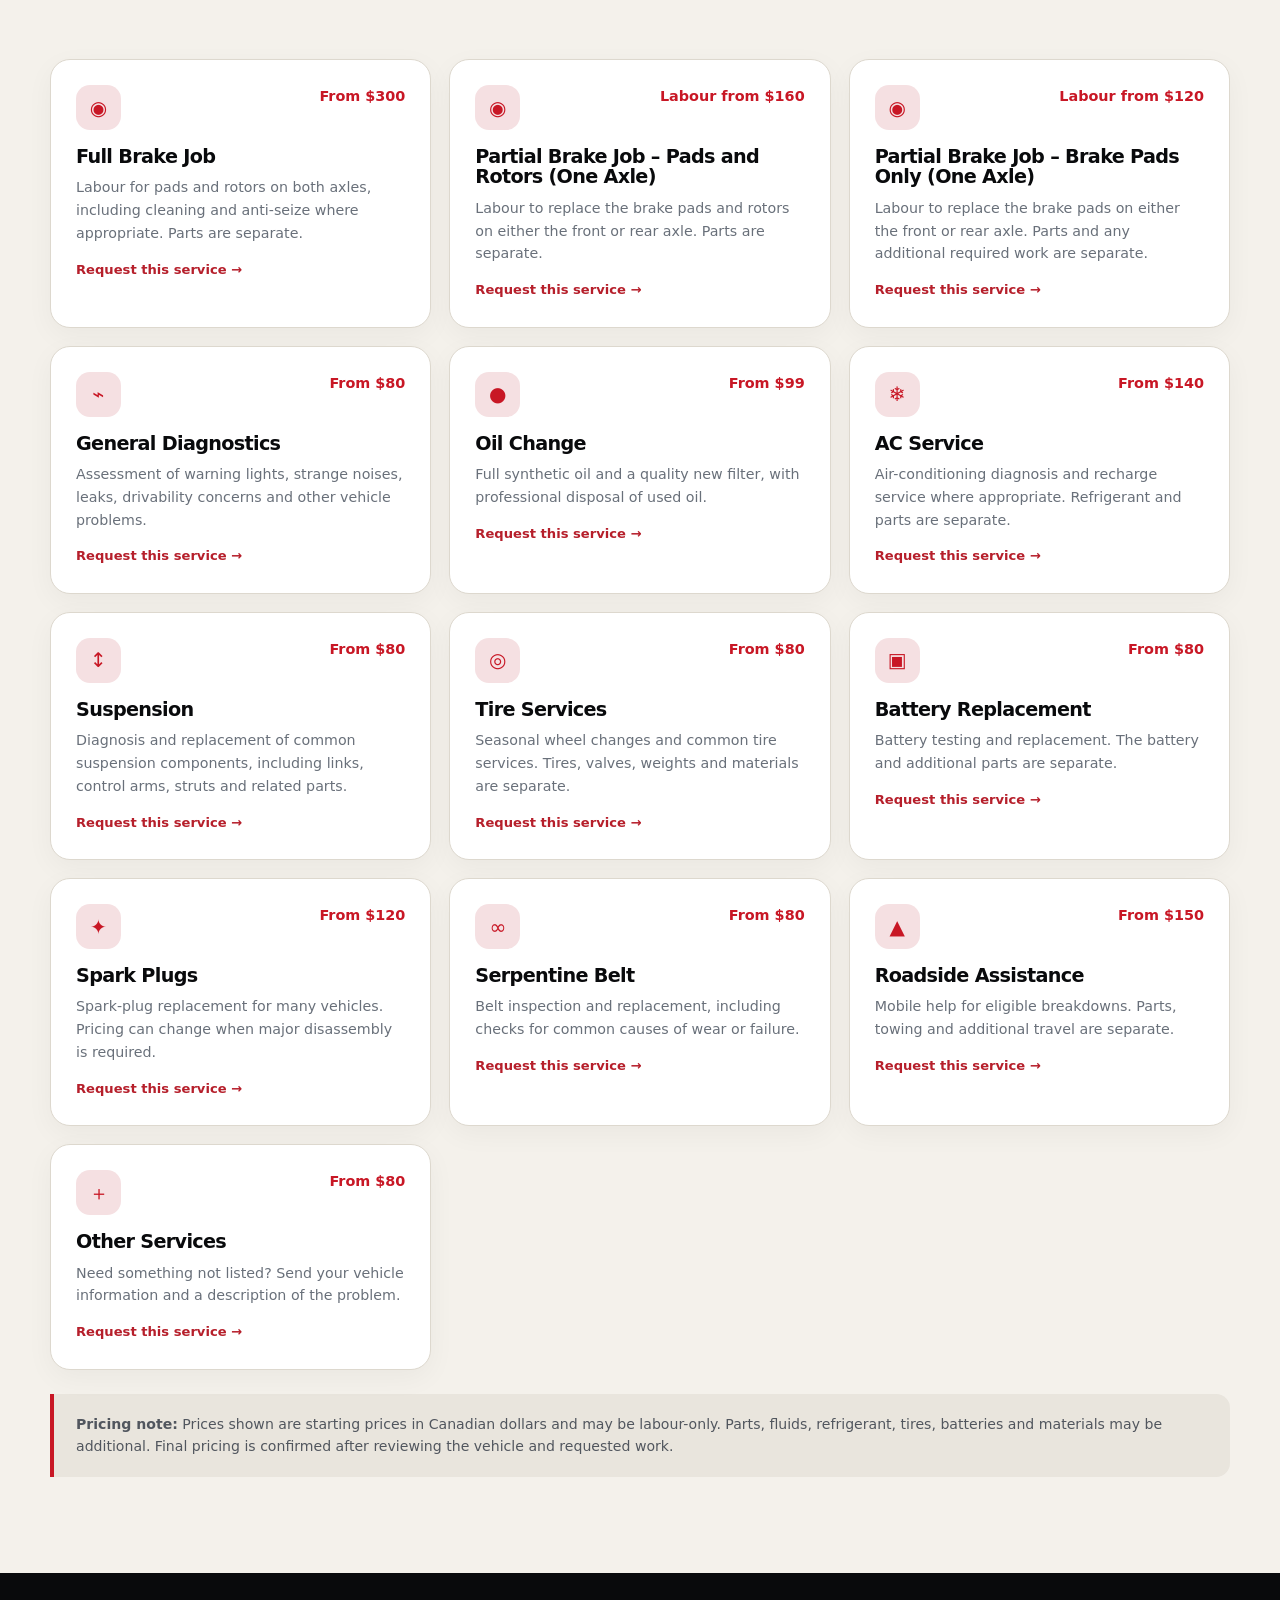
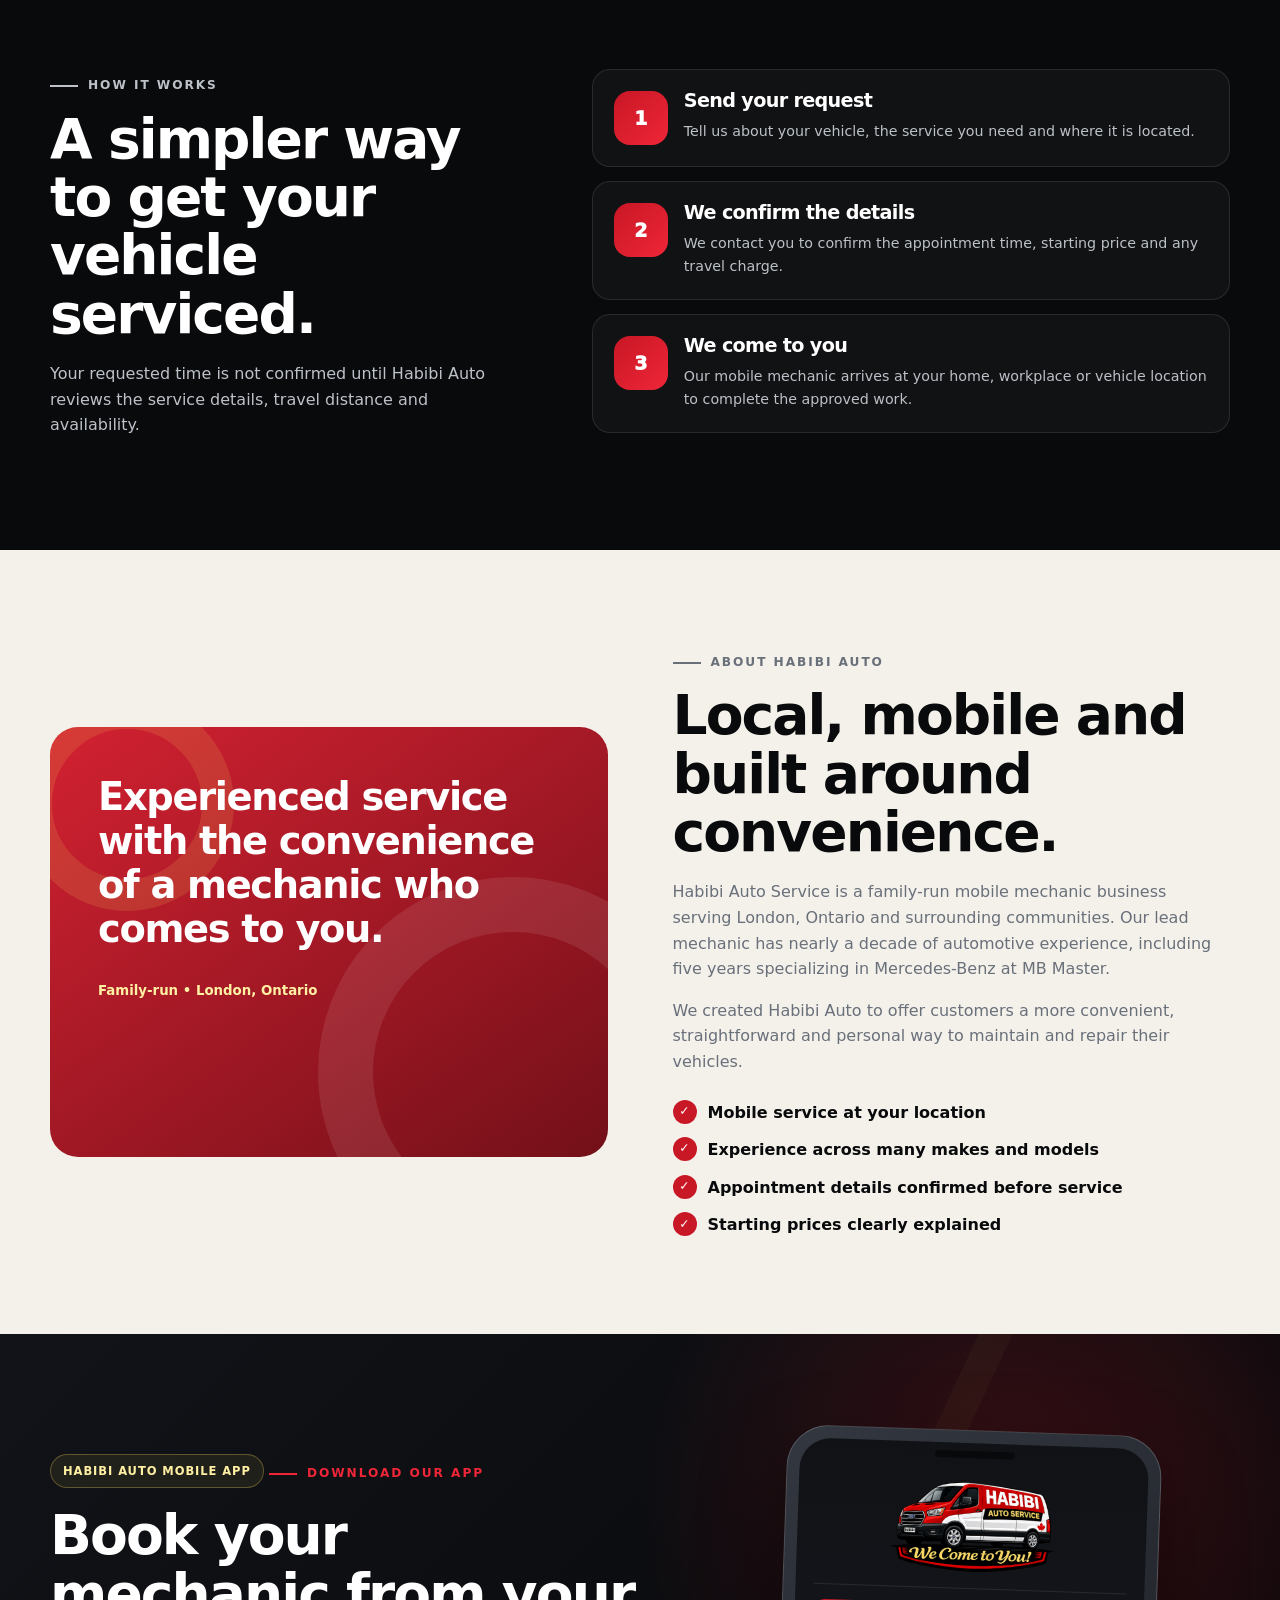
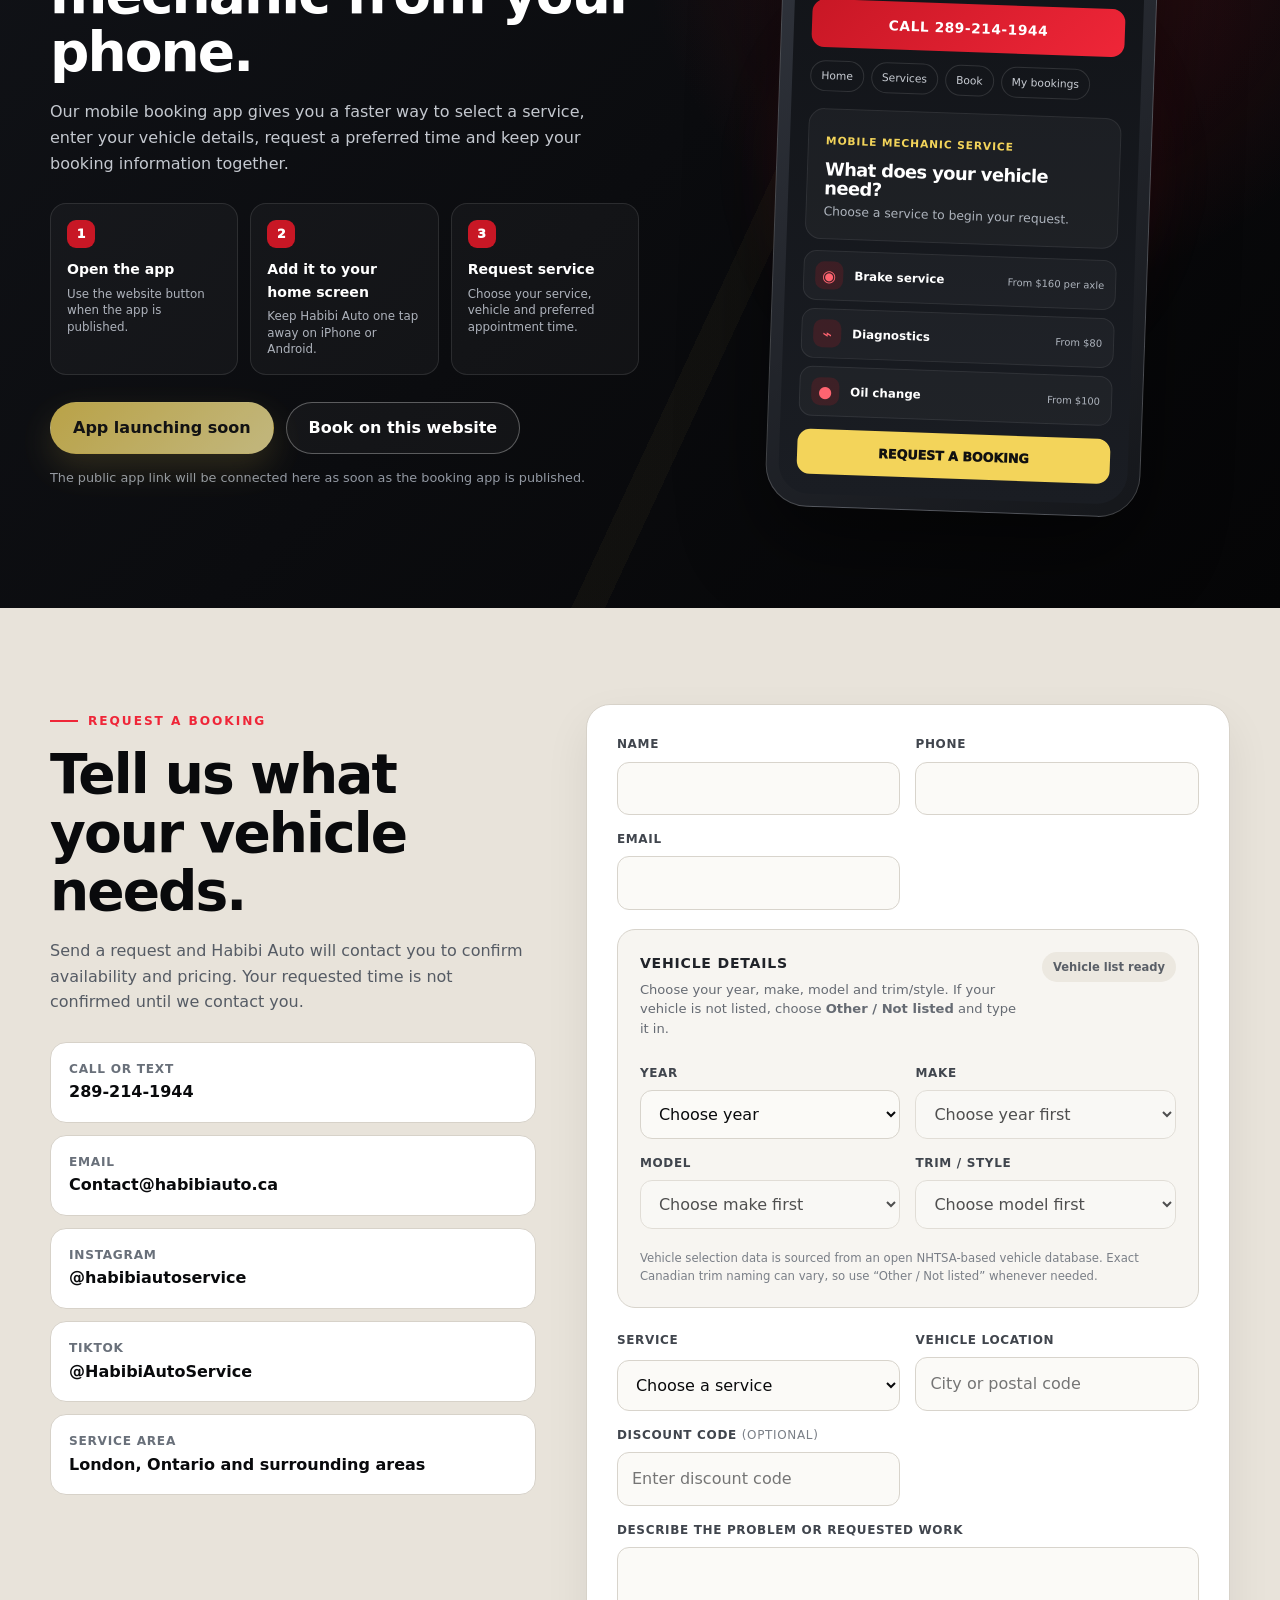
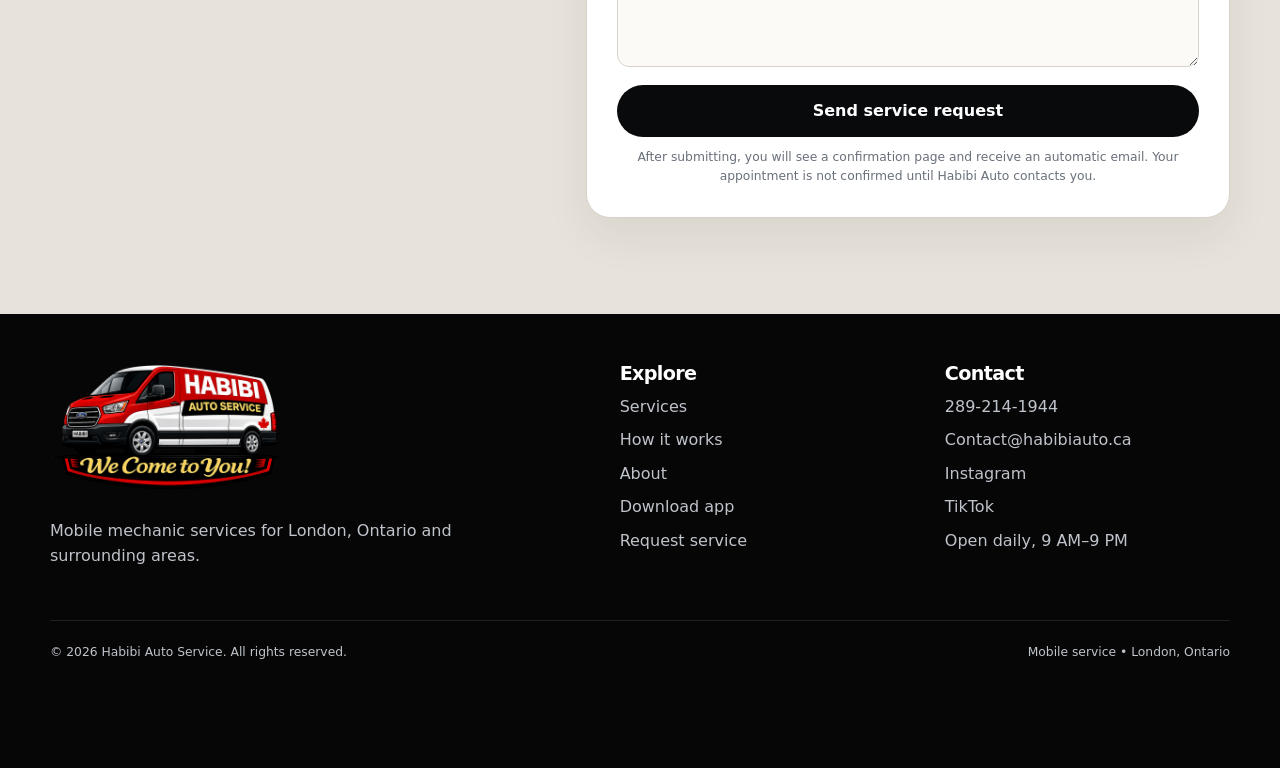
<file: index(7).html>
<!doctype html>
<html lang="en-CA">
<head>
  <meta charset="utf-8">
  <meta name="viewport" content="width=device-width,initial-scale=1">
  <title>Habibi Auto Service | Mobile Mechanic in London, Ontario</title>
  <meta name="description" content="Convenient mobile mechanic service in London, Ontario and surrounding areas. Brakes, diagnostics, oil changes, AC service, suspension, batteries and more.">
  <meta name="theme-color" content="#101216">
  <link rel="icon" href="favicon.png" type="image/png">
  <link rel="stylesheet" href="styles.css">
  <meta property="og:title" content="Habibi Auto Service">
  <meta property="og:description" content="Professional mobile mechanic service that comes to you in London, Ontario and surrounding areas.">
  <meta property="og:type" content="website">
  <meta property="og:url" content="https://habibiauto.ca/">
  <meta property="og:image" content="https://habibiauto.ca/habibi-auto-van.jpg">
  <link rel="canonical" href="https://habibiauto.ca/">

  <style>
    .service-card[role="button"]:focus-visible {
      outline: 3px solid #b61f2b;
      outline-offset: 3px;
    }
    .service-card[role="button"]:active {
      transform: translateY(-1px);
    }
  </style>


<style>
  .vehicle-picker {
    margin: 4px 0 8px;
    padding: 22px;
    border: 1px solid #d8d4cc;
    border-radius: 18px;
    background: #f7f5f1;
  }
  .vehicle-picker-head {
    display: flex;
    align-items: flex-start;
    justify-content: space-between;
    gap: 18px;
    margin-bottom: 18px;
  }
  .vehicle-picker-head > div > label {
    display: block;
    margin-bottom: 5px;
    color: #202329;
    font-size: .88rem;
  }
  .vehicle-help {
    margin: 0;
    max-width: 680px;
    color: #666b73;
    font-size: .82rem;
    line-height: 1.5;
  }
  .vehicle-data-status {
    flex: 0 0 auto;
    display: inline-flex;
    align-items: center;
    min-height: 30px;
    padding: 0 11px;
    border-radius: 999px;
    background: #ece8e0;
    color: #5a5f67;
    font-size: .72rem;
    font-weight: 850;
    white-space: nowrap;
  }
  .vehicle-data-status.loading {
    color: #865e08;
    background: #fff2ca;
  }
  .vehicle-data-status.ready {
    color: #22623a;
    background: #def2e5;
  }
  .vehicle-data-status.error {
    color: #8b2730;
    background: #f8e0e2;
  }
  .vehicle-grid {
    display: grid;
    grid-template-columns: repeat(2, minmax(0,1fr));
    gap: 15px;
  }
  .vehicle-other-input {
    margin-top: 8px;
  }
  .vehicle-source-note {
    margin: 14px 0 0;
    color: #7a7f87;
    font-size: .73rem;
    line-height: 1.5;
  }
  @media (max-width: 680px) {
    .vehicle-picker {
      padding: 18px;
    }
    .vehicle-picker-head {
      display: block;
    }
    .vehicle-data-status {
      margin-top: 10px;
    }
    .vehicle-grid {
      grid-template-columns: 1fr;
    }
  }
</style>

</head>
<body>
  <div class="topbar">
    <div class="container topbar-inner">
      <span>Mobile mechanic serving London, Ontario and surrounding areas</span>
      <span>Open daily, 9 AM–9 PM &nbsp;•&nbsp; <a href="tel:+12892141944">289-214-1944</a></span>
    </div>
  </div>

  <header class="site-header">
    <div class="container nav">
      <a class="brand" href="#home" aria-label="Habibi Auto Service home">
        <img src="habibi-logo-tight.png" alt="Habibi Auto Service — We Come to You">
      </a>
      <nav aria-label="Main navigation">
        <ul class="nav-links">
          <li><a href="#services">Services</a></li>
          <li><a href="#how">How it works</a></li>
          <li><a href="#about">About</a></li>
          <li><a href="#app">App</a></li>
          <li><a href="#contact">Contact</a></li>
        </ul>
      </nav>
      <div class="nav-actions">
        <a class="btn btn-outline" href="tel:+12892141944">Call now</a>
        <a class="btn btn-primary" href="#contact">Request service</a>
      </div>
    </div>
  </header>

  <main>
    <section class="hero" id="home">
      <div class="container hero-grid">
        <div class="hero-copy">
          <img class="hero-logo" src="habibi-logo-tight.png" alt="Habibi Auto Service — We Come to You">
          <p class="eyebrow">Mobile mechanic • London, Ontario</p>
          <h1>Your mobile mechanic. We come to you.</h1>
          <p>Professional automotive maintenance, diagnostics and repairs at your driveway, workplace or vehicle location in London, Ontario and surrounding areas.</p>
          <div class="hero-actions">
            <a class="btn btn-primary" href="#contact">Request a booking</a>
            <a class="btn btn-outline" href="tel:+12892141944">Call 289-214-1944</a>
          </div>
          <div class="hero-facts">
            <span><i></i>Open every day, 9 AM–9 PM</span>
            <span><i></i>Family-run mobile service</span>
            <span><i></i>Clear starting prices</span>
          </div>
        </div>
        <div class="hero-visual">
          <div class="photo-card"><img src="habibi-auto-van.jpg" alt="Habibi Auto Service mobile mechanic van"></div>
          <div class="float-card"><span class="float-label">Mobile service</span><strong>No towing. No waiting room.</strong><span>Tell us what your vehicle needs and we will confirm the appointment.</span></div>
        </div>
      </div>
    </section>

    <section class="trust" aria-label="Business highlights">
      <div class="container trust-grid">
        <div class="trust-item"><strong>Nearly 10 years</strong><span>Hands-on automotive experience</span></div>
        <div class="trust-item"><strong>Mercedes-Benz experience</strong><span>Five years specializing in the brand</span></div>
        <div class="trust-item"><strong>Mobile convenience</strong><span>No shop waiting room</span></div>
        <div class="trust-item"><strong>London and beyond</strong><span>Travel details confirmed in advance</span></div>
      </div>
    </section>

    <section class="section-pad" id="services">
      <div class="container">
        <div class="section-head">
          <div><p class="eyebrow">Services</p><h2>Practical service for the repairs your vehicle needs most.</h2></div>
          <p>Most work is completed where your vehicle is parked. Final pricing depends on the vehicle, condition, access and work required.</p>
        </div>
        <div class="services-grid">
          <article class="service-card" data-service="Full brake job – pads and rotors on both axles" role="button" tabindex="0" aria-label="Request Full Brake Job" style="cursor:pointer;"><div class="service-top"><span class="icon">◉</span><span class="price">From $300</span></div><h3>Full Brake Job</h3><p>Labour for pads and rotors on both axles, including cleaning and anti-seize where appropriate. Parts are separate.</p><span style="display:inline-block;margin-top:14px;color:#b61f2b;font-size:.82rem;font-weight:900;">Request this service →</span></article>
          <article class="service-card" data-service="Partial brake job – pads and rotors on one axle" role="button" tabindex="0" aria-label="Request Partial Brake Job – Pads and Rotors (One Axle)" style="cursor:pointer;"><div class="service-top"><span class="icon">◉</span><span class="price">Labour from $160</span></div><h3>Partial Brake Job – Pads and Rotors (One Axle)</h3><p>Labour to replace the brake pads and rotors on either the front or rear axle. Parts are separate.</p><span style="display:inline-block;margin-top:14px;color:#b61f2b;font-size:.82rem;font-weight:900;">Request this service →</span></article>
          <article class="service-card" data-service="Partial brake job – brake pads only on one axle" role="button" tabindex="0" aria-label="Request Partial Brake Job – Brake Pads Only (One Axle)" style="cursor:pointer;"><div class="service-top"><span class="icon">◉</span><span class="price">Labour from $120</span></div><h3>Partial Brake Job – Brake Pads Only (One Axle)</h3><p>Labour to replace the brake pads on either the front or rear axle. Parts and any additional required work are separate.</p><span style="display:inline-block;margin-top:14px;color:#b61f2b;font-size:.82rem;font-weight:900;">Request this service →</span></article>
          <article class="service-card" data-service="General diagnostics" role="button" tabindex="0" aria-label="Request General Diagnostics" style="cursor:pointer;"><div class="service-top"><span class="icon">⌁</span><span class="price">From $80</span></div><h3>General Diagnostics</h3><p>Assessment of warning lights, strange noises, leaks, drivability concerns and other vehicle problems.</p><span style="display:inline-block;margin-top:14px;color:#b61f2b;font-size:.82rem;font-weight:900;">Request this service →</span></article>
          <article class="service-card" data-service="Oil change" role="button" tabindex="0" aria-label="Request Oil Change" style="cursor:pointer;"><div class="service-top"><span class="icon">●</span><span class="price">From $99</span></div><h3>Oil Change</h3><p>Full synthetic oil and a quality new filter, with professional disposal of used oil.</p><span style="display:inline-block;margin-top:14px;color:#b61f2b;font-size:.82rem;font-weight:900;">Request this service →</span></article>
          <article class="service-card" data-service="AC service" role="button" tabindex="0" aria-label="Request AC Service" style="cursor:pointer;"><div class="service-top"><span class="icon">❄</span><span class="price">From $140</span></div><h3>AC Service</h3><p>Air-conditioning diagnosis and recharge service where appropriate. Refrigerant and parts are separate.</p><span style="display:inline-block;margin-top:14px;color:#b61f2b;font-size:.82rem;font-weight:900;">Request this service →</span></article>
          <article class="service-card" data-service="Suspension" role="button" tabindex="0" aria-label="Request Suspension" style="cursor:pointer;"><div class="service-top"><span class="icon">↕</span><span class="price">From $80</span></div><h3>Suspension</h3><p>Diagnosis and replacement of common suspension components, including links, control arms, struts and related parts.</p><span style="display:inline-block;margin-top:14px;color:#b61f2b;font-size:.82rem;font-weight:900;">Request this service →</span></article>
          <article class="service-card" data-service="Tire service" role="button" tabindex="0" aria-label="Request Tire Services" style="cursor:pointer;"><div class="service-top"><span class="icon">◎</span><span class="price">From $80</span></div><h3>Tire Services</h3><p>Seasonal wheel changes and common tire services. Tires, valves, weights and materials are separate.</p><span style="display:inline-block;margin-top:14px;color:#b61f2b;font-size:.82rem;font-weight:900;">Request this service →</span></article>
          <article class="service-card" data-service="Battery replacement" role="button" tabindex="0" aria-label="Request Battery Replacement" style="cursor:pointer;"><div class="service-top"><span class="icon">▣</span><span class="price">From $80</span></div><h3>Battery Replacement</h3><p>Battery testing and replacement. The battery and additional parts are separate.</p><span style="display:inline-block;margin-top:14px;color:#b61f2b;font-size:.82rem;font-weight:900;">Request this service →</span></article>
          <article class="service-card" data-service="Spark plugs" role="button" tabindex="0" aria-label="Request Spark Plugs" style="cursor:pointer;"><div class="service-top"><span class="icon">✦</span><span class="price">From $120</span></div><h3>Spark Plugs</h3><p>Spark-plug replacement for many vehicles. Pricing can change when major disassembly is required.</p><span style="display:inline-block;margin-top:14px;color:#b61f2b;font-size:.82rem;font-weight:900;">Request this service →</span></article>
          <article class="service-card" data-service="Serpentine belt" role="button" tabindex="0" aria-label="Request Serpentine Belt" style="cursor:pointer;"><div class="service-top"><span class="icon">∞</span><span class="price">From $80</span></div><h3>Serpentine Belt</h3><p>Belt inspection and replacement, including checks for common causes of wear or failure.</p><span style="display:inline-block;margin-top:14px;color:#b61f2b;font-size:.82rem;font-weight:900;">Request this service →</span></article>
          <article class="service-card" data-service="Roadside assistance" role="button" tabindex="0" aria-label="Request Roadside Assistance" style="cursor:pointer;"><div class="service-top"><span class="icon">▲</span><span class="price">From $150</span></div><h3>Roadside Assistance</h3><p>Mobile help for eligible breakdowns. Parts, towing and additional travel are separate.</p><span style="display:inline-block;margin-top:14px;color:#b61f2b;font-size:.82rem;font-weight:900;">Request this service →</span></article>
          <article class="service-card" data-service="Other service" role="button" tabindex="0" aria-label="Request Other Services" style="cursor:pointer;"><div class="service-top"><span class="icon">＋</span><span class="price">From $80</span></div><h3>Other Services</h3><p>Need something not listed? Send your vehicle information and a description of the problem.</p><span style="display:inline-block;margin-top:14px;color:#b61f2b;font-size:.82rem;font-weight:900;">Request this service →</span></article>
        </div>
        <div class="price-note"><strong>Pricing note:</strong> Prices shown are starting prices in Canadian dollars and may be labour-only. Parts, fluids, refrigerant, tires, batteries and materials may be additional. Final pricing is confirmed after reviewing the vehicle and requested work.</div>
      </div>
    </section>

    <section class="section-pad dark" id="how">
      <div class="container process-grid">
        <div class="process-copy"><p class="eyebrow">How it works</p><h2>A simpler way to get your vehicle serviced.</h2><p>Your requested time is not confirmed until Habibi Auto reviews the service details, travel distance and availability.</p></div>
        <div class="steps">
          <article class="step"><span class="step-number">1</span><div><h3>Send your request</h3><p>Tell us about your vehicle, the service you need and where it is located.</p></div></article>
          <article class="step"><span class="step-number">2</span><div><h3>We confirm the details</h3><p>We contact you to confirm the appointment time, starting price and any travel charge.</p></div></article>
          <article class="step"><span class="step-number">3</span><div><h3>We come to you</h3><p>Our mobile mechanic arrives at your home, workplace or vehicle location to complete the approved work.</p></div></article>
        </div>
      </div>
    </section>

    <section class="section-pad" id="about">
      <div class="container about-grid">
        <div class="about-panel"><blockquote>Experienced service with the convenience of a mechanic who comes to you.</blockquote><small>Family-run • London, Ontario</small></div>
        <div class="about-copy"><p class="eyebrow">About Habibi Auto</p><h2>Local, mobile and built around convenience.</h2><p>Habibi Auto Service is a family-run mobile mechanic business serving London, Ontario and surrounding communities. Our lead mechanic has nearly a decade of automotive experience, including five years specializing in Mercedes-Benz at MB Master.</p><p>We created Habibi Auto to offer customers a more convenient, straightforward and personal way to maintain and repair their vehicles.</p><ul class="checks"><li>Mobile service at your location</li><li>Experience across many makes and models</li><li>Appointment details confirmed before service</li><li>Starting prices clearly explained</li></ul></div>
      </div>
    </section>

    <section class="section-pad app-promo" id="app">
      <div class="container app-grid">
        <div class="app-copy">
          <span class="launch-pill">Habibi Auto mobile app</span>
          <p class="eyebrow">Download our app</p>
          <h2>Book your mechanic from your phone.</h2>
          <p>Our mobile booking app gives you a faster way to select a service, enter your vehicle details, request a preferred time and keep your booking information together.</p>
          <div class="install-points">
            <div><span>1</span><strong>Open the app</strong><small>Use the website button when the app is published.</small></div>
            <div><span>2</span><strong>Add it to your home screen</strong><small>Keep Habibi Auto one tap away on iPhone or Android.</small></div>
            <div><span>3</span><strong>Request service</strong><small>Choose your service, vehicle and preferred appointment time.</small></div>
          </div>
          <div class="app-actions">
            <a class="btn btn-gold" data-app-link href="#contact" aria-disabled="true">App launching soon</a>
            <a class="btn btn-outline" href="#contact">Book on this website</a>
          </div>
          <p class="app-note">The public app link will be connected here as soon as the booking app is published.</p>
        </div>
        <div class="app-visual">
          <div class="phone-glow"></div>
          <div class="phone-mock" aria-label="Habibi Auto booking app preview">
            <div class="phone-speaker"></div>
            <div class="phone-screen">
              <div class="app-head"><img src="habibi-logo-tight.png" alt="Habibi Auto Service logo"></div>
              <div class="app-cta">Call 289-214-1944</div>
              <div class="app-nav"><span>Home</span><span>Services</span><span>Book</span><span>My bookings</span></div>
              <div class="app-welcome"><small>Mobile mechanic service</small><h3>What does your vehicle need?</h3><p>Choose a service to begin your request.</p></div>
              <div class="app-service-list"><div><span>◉</span><strong>Brake service</strong><small>From $160 per axle</small></div><div><span>⌁</span><strong>Diagnostics</strong><small>From $80</small></div><div><span>●</span><strong>Oil change</strong><small>From $100</small></div></div>
              <div class="app-book-button">Request a booking</div>
            </div>
          </div>
        </div>
      </div>
    </section>

    <section class="section-pad contact" id="contact">
      <div class="container contact-grid">
        <div class="contact-copy"><p class="eyebrow">Request a booking</p><h2>Tell us what your vehicle needs.</h2><p>Send a request and Habibi Auto will contact you to confirm availability and pricing. Your requested time is not confirmed until we contact you.</p><div class="contact-cards"><div class="contact-card"><span>Call or text</span><a href="tel:+12892141944">289-214-1944</a></div><div class="contact-card"><span>Email</span><a href="mailto:Contact@habibiauto.ca">Contact@habibiauto.ca</a></div><div class="contact-card"><span>Instagram</span><a href="https://www.instagram.com/habibiautoservice/" target="_blank" rel="noopener noreferrer">@habibiautoservice</a></div><div class="contact-card"><span>TikTok</span><a href="https://www.tiktok.com/@habibiautoservice" target="_blank" rel="noopener">@HabibiAutoService</a></div><div class="contact-card"><span>Service area</span><strong>London, Ontario and surrounding areas</strong></div></div></div>
        <form id="service-form" action="https://formsubmit.co/Contact@habibiauto.ca" method="POST"><input type="hidden" name="_subject" value="New Habibi Auto service request"><input type="hidden" name="_template" value="table"><input type="hidden" name="_next" value="https://habibiauto.ca/thank-you.html"><input type="hidden" name="_url" value="https://habibiauto.ca/#contact"><input type="hidden" name="_autoresponse" value="Thank you for contacting Habibi Auto Service. We received your service request. This is an automatic confirmation only; your appointment is not booked or confirmed yet. We will review your vehicle, requested service, location and preferred timing, then contact you to confirm availability, pricing, any travel charge and the appointment details. For urgent assistance, call or text 289-214-1944. We are open daily from 9 AM to 9 PM."><input type="text" name="_honey" tabindex="-1" autocomplete="off" style="position:absolute;left:-9999px;opacity:0" aria-hidden="true"><div class="form-grid"><div class="field"><label for="name">Name</label><input id="name" name="name" autocomplete="name" required></div><div class="field"><label for="phone">Phone</label><input id="phone" name="phone" autocomplete="tel" required></div><div class="field"><label for="email">Email</label><input id="email" name="email" type="email" autocomplete="email" required></div><div class="field full vehicle-picker">
  <div class="vehicle-picker-head">
    <div>
      <label>Vehicle details</label>
      <p class="vehicle-help">Choose your year, make, model and trim/style. If your vehicle is not listed, choose <strong>Other / Not listed</strong> and type it in.</p>
    </div>
    <span id="vehicle-data-status" class="vehicle-data-status">Vehicle list ready</span>
  </div>

  <div class="vehicle-grid">
    <div class="field">
      <label for="vehicle-year">Year</label>
      <select id="vehicle-year" name="vehicle_year" required>
        <option value="">Choose year</option>
      </select>
      <input id="vehicle-year-other" name="vehicle_year_other" class="vehicle-other-input" inputmode="numeric" placeholder="Enter year" hidden>
    </div>

    <div class="field">
      <label for="vehicle-make">Make</label>
      <select id="vehicle-make" name="vehicle_make" required disabled>
        <option value="">Choose year first</option>
      </select>
      <input id="vehicle-make-other" name="vehicle_make_other" class="vehicle-other-input" placeholder="Enter make" hidden>
    </div>

    <div class="field">
      <label for="vehicle-model">Model</label>
      <select id="vehicle-model" name="vehicle_model" required disabled>
        <option value="">Choose make first</option>
      </select>
      <input id="vehicle-model-other" name="vehicle_model_other" class="vehicle-other-input" placeholder="Enter model" hidden>
    </div>

    <div class="field">
      <label for="vehicle-trim">Trim / Style</label>
      <select id="vehicle-trim" name="vehicle_trim" required disabled>
        <option value="">Choose model first</option>
      </select>
      <input id="vehicle-trim-other" name="vehicle_trim_other" class="vehicle-other-input" placeholder="Enter trim, engine, or style if known" hidden>
    </div>
  </div>

  <input id="vehicle-summary" name="vehicle" type="hidden">
  <p class="vehicle-source-note">Vehicle selection data is sourced from an open NHTSA-based vehicle database. Exact Canadian trim naming can vary, so use “Other / Not listed” whenever needed.</p>
</div><div class="field"><label for="service">Service</label><select id="service" name="service" required><option value="">Choose a service</option><option>Full brake job – pads and rotors on both axles</option><option>Partial brake job – pads and rotors on one axle</option><option>Partial brake job – brake pads only on one axle</option><option>General diagnostics</option><option>Oil change</option><option>AC service</option><option>Suspension</option><option>Tire service</option><option>Battery replacement</option><option>Spark plugs</option><option>Serpentine belt</option><option>Roadside assistance</option><option>Other service</option></select></div><div class="field"><label for="location">Vehicle location</label><input id="location" name="location" placeholder="City or postal code" required></div><div class="field"><label for="discount-code">Discount code <span style="font-weight:400;color:#7a7f87;">(optional)</span></label><input id="discount-code" name="discount_code" placeholder="Enter discount code"></div><div class="field full"><label for="message">Describe the problem or requested work</label><textarea id="message" name="message"></textarea></div></div><button class="btn btn-dark" type="submit">Send service request</button><p class="form-note">After submitting, you will see a confirmation page and receive an automatic email. Your appointment is not confirmed until Habibi Auto contacts you.</p></form>
      </div>
    </section>
  </main>

  <footer><div class="container"><div class="footer-grid"><div><a class="brand footer-brand" href="#home"><img src="habibi-logo-tight.png" alt="Habibi Auto Service — We Come to You"></a><p style="max-width:420px;margin-top:20px">Mobile mechanic services for London, Ontario and surrounding areas.</p></div><div><h3>Explore</h3><div class="footer-links"><a href="#services">Services</a><a href="#how">How it works</a><a href="#about">About</a><a href="#app">Download app</a><a href="#contact">Request service</a></div></div><div><h3>Contact</h3><div class="footer-links"><a href="tel:+12892141944">289-214-1944</a><a href="mailto:Contact@habibiauto.ca">Contact@habibiauto.ca</a><a href="https://www.instagram.com/habibiautoservice/" target="_blank" rel="noopener noreferrer">Instagram</a><a href="https://www.tiktok.com/@habibiautoservice" target="_blank" rel="noopener">TikTok</a><span>Open daily, 9 AM–9 PM</span></div></div></div><div class="footer-bottom"><span>© 2026 Habibi Auto Service. All rights reserved.</span><span>Mobile service • London, Ontario</span></div></div></footer>

  <div class="mobile-bar"><a class="btn btn-outline" href="tel:+12892141944">Call now</a><a class="btn btn-primary" href="#contact">Book service</a></div>
  <script>
const SITE_CONFIG = {
  // Add the published booking-app URL here when it is ready.
  appUrl: ""
};

const appButtons = document.querySelectorAll("[data-app-link]");
appButtons.forEach((button) => {
  if (SITE_CONFIG.appUrl) {
    button.href = SITE_CONFIG.appUrl;
    button.textContent = "Open booking app";
    button.removeAttribute("aria-disabled");
  } else {
    button.href = "#contact";
    button.textContent = "App launching soon";
    button.setAttribute("aria-disabled", "true");
  }
});

const serviceCards = document.querySelectorAll(".service-card[data-service]");
const serviceSelect = document.querySelector("#service");
const contactSection = document.querySelector("#contact");

function openServiceRequest(card) {
  const selectedService = card.dataset.service;

  if (serviceSelect && selectedService) {
    serviceSelect.value = selectedService;
    serviceSelect.dispatchEvent(new Event("change", { bubbles: true }));
  }

  if (contactSection) {
    contactSection.scrollIntoView({ behavior: "smooth", block: "start" });
    history.replaceState(null, "", "#contact");

    window.setTimeout(() => {
      if (serviceSelect) {
        serviceSelect.focus({ preventScroll: true });
      }
    }, 650);
  }
}

serviceCards.forEach((card) => {
  card.addEventListener("click", () => openServiceRequest(card));

  card.addEventListener("keydown", (event) => {
    if (event.key === "Enter" || event.key === " ") {
      event.preventDefault();
      openServiceRequest(card);
    }
  });
});


/* Vehicle Year / Make / Model / Trim selector
   Data source: Open Vehicle DB (NHTSA-based, updated weekly). */
const VEHICLE_DB_URLS = {
  makes: "https://raw.githubusercontent.com/plowman/open-vehicle-db/master/data/makes.csv",
  models: "https://raw.githubusercontent.com/plowman/open-vehicle-db/master/data/models.csv",
  styles: "https://raw.githubusercontent.com/plowman/open-vehicle-db/master/data/styles.csv"
};

const vehicleYear = document.querySelector("#vehicle-year");
const vehicleMake = document.querySelector("#vehicle-make");
const vehicleModel = document.querySelector("#vehicle-model");
const vehicleTrim = document.querySelector("#vehicle-trim");
const vehicleSummary = document.querySelector("#vehicle-summary");
const vehicleStatus = document.querySelector("#vehicle-data-status");

const vehicleOtherInputs = {
  year: document.querySelector("#vehicle-year-other"),
  make: document.querySelector("#vehicle-make-other"),
  model: document.querySelector("#vehicle-model-other"),
  trim: document.querySelector("#vehicle-trim-other")
};

let vehicleDbPromise = null;
let vehicleDb = { makes: [], models: [], styles: [] };

function parseCsv(text) {
  const rows = [];
  let row = [];
  let field = "";
  let quoted = false;

  for (let i = 0; i < text.length; i += 1) {
    const char = text[i];

    if (char === '"') {
      if (quoted && text[i + 1] === '"') {
        field += '"';
        i += 1;
      } else {
        quoted = !quoted;
      }
    } else if (char === "," && !quoted) {
      row.push(field);
      field = "";
    } else if ((char === "\n" || char === "\r") && !quoted) {
      if (char === "\r" && text[i + 1] === "\n") i += 1;
      row.push(field);
      if (row.some((value) => value !== "")) rows.push(row);
      row = [];
      field = "";
    } else {
      field += char;
    }
  }

  if (field || row.length) {
    row.push(field);
    rows.push(row);
  }

  const headers = rows.shift() || [];
  return rows.map((values) => {
    const item = {};
    headers.forEach((header, index) => {
      item[header] = values[index] ?? "";
    });
    return item;
  });
}

function yearMatches(yearSpec, year) {
  const target = Number(year);
  if (!yearSpec || !target) return false;

  return yearSpec.split(",").some((part) => {
    const value = part.trim();
    if (!value) return false;

    if (value.includes("-")) {
      const [start, end] = value.split("-").map(Number);
      return target >= start && target <= end;
    }

    return Number(value) === target;
  });
}

function setVehicleStatus(text, state = "") {
  if (!vehicleStatus) return;
  vehicleStatus.textContent = text;
  vehicleStatus.className = `vehicle-data-status ${state}`.trim();
}

function setSelectOptions(select, placeholder, values, otherLabel = "Other / Not listed") {
  if (!select) return;

  select.innerHTML = "";
  const first = document.createElement("option");
  first.value = "";
  first.textContent = placeholder;
  select.appendChild(first);

  values.forEach(({ value, label }) => {
    const option = document.createElement("option");
    option.value = value;
    option.textContent = label;
    select.appendChild(option);
  });

  const other = document.createElement("option");
  other.value = "__other__";
  other.textContent = otherLabel;
  select.appendChild(other);

  select.disabled = false;
}

function resetSelect(select, text) {
  if (!select) return;
  select.innerHTML = `<option value="">${text}</option>`;
  select.disabled = true;
}

function toggleOtherInput(select, input) {
  if (!select || !input) return;
  const isOther = select.value === "__other__";
  input.hidden = !isOther;
  input.required = isOther;
  if (!isOther) input.value = "";
}

function displayValue(select, input) {
  if (!select) return "";
  if (select.value === "__other__") return (input?.value || "").trim();
  return (select.options[select.selectedIndex]?.textContent || "").trim();
}

function updateVehicleSummary() {
  if (!vehicleSummary) return;
  const parts = [
    displayValue(vehicleYear, vehicleOtherInputs.year),
    displayValue(vehicleMake, vehicleOtherInputs.make),
    displayValue(vehicleModel, vehicleOtherInputs.model),
    displayValue(vehicleTrim, vehicleOtherInputs.trim)
  ].filter(Boolean);

  vehicleSummary.value = parts.join(" ");
}

async function loadVehicleDatabase() {
  if (vehicleDbPromise) return vehicleDbPromise;

  setVehicleStatus("Loading vehicle list…", "loading");

  vehicleDbPromise = Promise.all([
    fetch(VEHICLE_DB_URLS.makes).then((response) => {
      if (!response.ok) throw new Error("Makes database failed");
      return response.text();
    }),
    fetch(VEHICLE_DB_URLS.models).then((response) => {
      if (!response.ok) throw new Error("Models database failed");
      return response.text();
    }),
    fetch(VEHICLE_DB_URLS.styles).then((response) => {
      if (!response.ok) throw new Error("Styles database failed");
      return response.text();
    })
  ])
    .then(([makesCsv, modelsCsv, stylesCsv]) => {
      vehicleDb = {
        makes: parseCsv(makesCsv),
        models: parseCsv(modelsCsv),
        styles: parseCsv(stylesCsv)
      };
      setVehicleStatus("Vehicle list loaded", "ready");
      return vehicleDb;
    })
    .catch((error) => {
      console.error("Vehicle database could not load:", error);
      setVehicleStatus("Manual entry available", "error");
      throw error;
    });

  return vehicleDbPromise;
}

function populateYears() {
  if (!vehicleYear) return;
  const maxYear = 2027;
  const minYear = 1981;

  const values = [];
  for (let year = maxYear; year >= minYear; year -= 1) {
    values.push({ value: String(year), label: String(year) });
  }
  setSelectOptions(vehicleYear, "Choose year", values, "Other / Older vehicle");
}

async function populateMakes() {
  toggleOtherInput(vehicleYear, vehicleOtherInputs.year);
  resetSelect(vehicleMake, "Loading makes…");
  resetSelect(vehicleModel, "Choose make first");
  resetSelect(vehicleTrim, "Choose model first");
  toggleOtherInput(vehicleMake, vehicleOtherInputs.make);
  toggleOtherInput(vehicleModel, vehicleOtherInputs.model);
  toggleOtherInput(vehicleTrim, vehicleOtherInputs.trim);
  updateVehicleSummary();

  if (!vehicleYear.value) {
    resetSelect(vehicleMake, "Choose year first");
    return;
  }

  if (vehicleYear.value === "__other__") {
    setSelectOptions(vehicleMake, "Choose make", [], "Other / Not listed");
    vehicleMake.value = "__other__";
    toggleOtherInput(vehicleMake, vehicleOtherInputs.make);
    setSelectOptions(vehicleModel, "Choose model", [], "Other / Not listed");
    vehicleModel.value = "__other__";
    toggleOtherInput(vehicleModel, vehicleOtherInputs.model);
    setSelectOptions(vehicleTrim, "Choose trim / style", [], "Other / Not listed");
    vehicleTrim.value = "__other__";
    toggleOtherInput(vehicleTrim, vehicleOtherInputs.trim);
    return;
  }

  try {
    const db = await loadVehicleDatabase();
    const makeSlugs = new Set(
      db.models
        .filter((model) => yearMatches(model.years, vehicleYear.value))
        .map((model) => model.make_slug)
    );

    const makes = db.makes
      .filter((make) => makeSlugs.has(make.make_slug))
      .map((make) => ({
        value: make.make_slug,
        label: make.make_name
      }))
      .sort((a, b) => a.label.localeCompare(b.label));

    setSelectOptions(vehicleMake, "Choose make", makes);
  } catch {
    setSelectOptions(vehicleMake, "Choose make", [], "Other / Not listed");
    vehicleMake.value = "__other__";
    toggleOtherInput(vehicleMake, vehicleOtherInputs.make);
  }
}

async function populateModels() {
  toggleOtherInput(vehicleMake, vehicleOtherInputs.make);
  resetSelect(vehicleModel, "Loading models…");
  resetSelect(vehicleTrim, "Choose model first");
  updateVehicleSummary();

  if (!vehicleMake.value) {
    resetSelect(vehicleModel, "Choose make first");
    return;
  }

  if (vehicleMake.value === "__other__") {
    setSelectOptions(vehicleModel, "Choose model", [], "Other / Not listed");
    vehicleModel.value = "__other__";
    toggleOtherInput(vehicleModel, vehicleOtherInputs.model);
    setSelectOptions(vehicleTrim, "Choose trim / style", [], "Other / Not listed");
    vehicleTrim.value = "__other__";
    toggleOtherInput(vehicleTrim, vehicleOtherInputs.trim);
    return;
  }

  try {
    const db = await loadVehicleDatabase();
    const models = db.models
      .filter((model) =>
        model.make_slug === vehicleMake.value &&
        yearMatches(model.years, vehicleYear.value)
      )
      .map((model) => ({
        value: model.model_slug,
        label: model.model_name
      }))
      .sort((a, b) => a.label.localeCompare(b.label));

    setSelectOptions(vehicleModel, "Choose model", models);
  } catch {
    setSelectOptions(vehicleModel, "Choose model", [], "Other / Not listed");
    vehicleModel.value = "__other__";
    toggleOtherInput(vehicleModel, vehicleOtherInputs.model);
  }
}

async function populateTrims() {
  toggleOtherInput(vehicleModel, vehicleOtherInputs.model);
  resetSelect(vehicleTrim, "Loading trims…");
  updateVehicleSummary();

  if (!vehicleModel.value) {
    resetSelect(vehicleTrim, "Choose model first");
    return;
  }

  if (vehicleModel.value === "__other__" || vehicleMake.value === "__other__") {
    setSelectOptions(vehicleTrim, "Choose trim / style", [], "Other / Not listed");
    vehicleTrim.value = "__other__";
    toggleOtherInput(vehicleTrim, vehicleOtherInputs.trim);
    return;
  }

  try {
    const db = await loadVehicleDatabase();
    const seen = new Set();

    const trims = db.styles
      .filter((style) =>
        style.make_slug === vehicleMake.value &&
        style.model_slug === vehicleModel.value &&
        yearMatches(style.years, vehicleYear.value)
      )
      .filter((style) => {
        const key = style.style_name.trim().toLowerCase();
        if (!key || seen.has(key)) return false;
        seen.add(key);
        return true;
      })
      .map((style) => ({
        value: style.style_name,
        label: style.style_name
      }))
      .sort((a, b) => a.label.localeCompare(b.label));

    setSelectOptions(
      vehicleTrim,
      trims.length ? "Choose trim / style" : "No exact trim found",
      trims,
      trims.length ? "Other / Not listed" : "Other / Enter manually"
    );

    if (!trims.length) {
      vehicleTrim.value = "__other__";
      toggleOtherInput(vehicleTrim, vehicleOtherInputs.trim);
    }
  } catch {
    setSelectOptions(vehicleTrim, "Choose trim / style", [], "Other / Not listed");
    vehicleTrim.value = "__other__";
    toggleOtherInput(vehicleTrim, vehicleOtherInputs.trim);
  }
}

if (vehicleYear) {
  populateYears();

  vehicleYear.addEventListener("focus", () => {
    loadVehicleDatabase().catch(() => {});
  }, { once: true });

  vehicleYear.addEventListener("change", populateMakes);
  vehicleMake.addEventListener("change", populateModels);
  vehicleModel.addEventListener("change", populateTrims);

  vehicleTrim.addEventListener("change", () => {
    toggleOtherInput(vehicleTrim, vehicleOtherInputs.trim);
    updateVehicleSummary();
  });

  Object.values(vehicleOtherInputs).forEach((input) => {
    input?.addEventListener("input", updateVehicleSummary);
  });

  document.querySelector("#service-form")?.addEventListener("submit", () => {
    updateVehicleSummary();
  });
}

</script>
  <script type="application/ld+json">{"@context":"https://schema.org","@type":"AutoRepair","name":"Habibi Auto Service","telephone":"+1-289-214-1944","email":"Contact@habibiauto.ca","url":"https://habibiauto.ca/","areaServed":["London, Ontario","Southwestern Ontario"],"openingHours":"Mo-Su 09:00-21:00","description":"Family-run mobile mechanic service serving London, Ontario and surrounding areas."}</script>
</body>
</html>
</file>
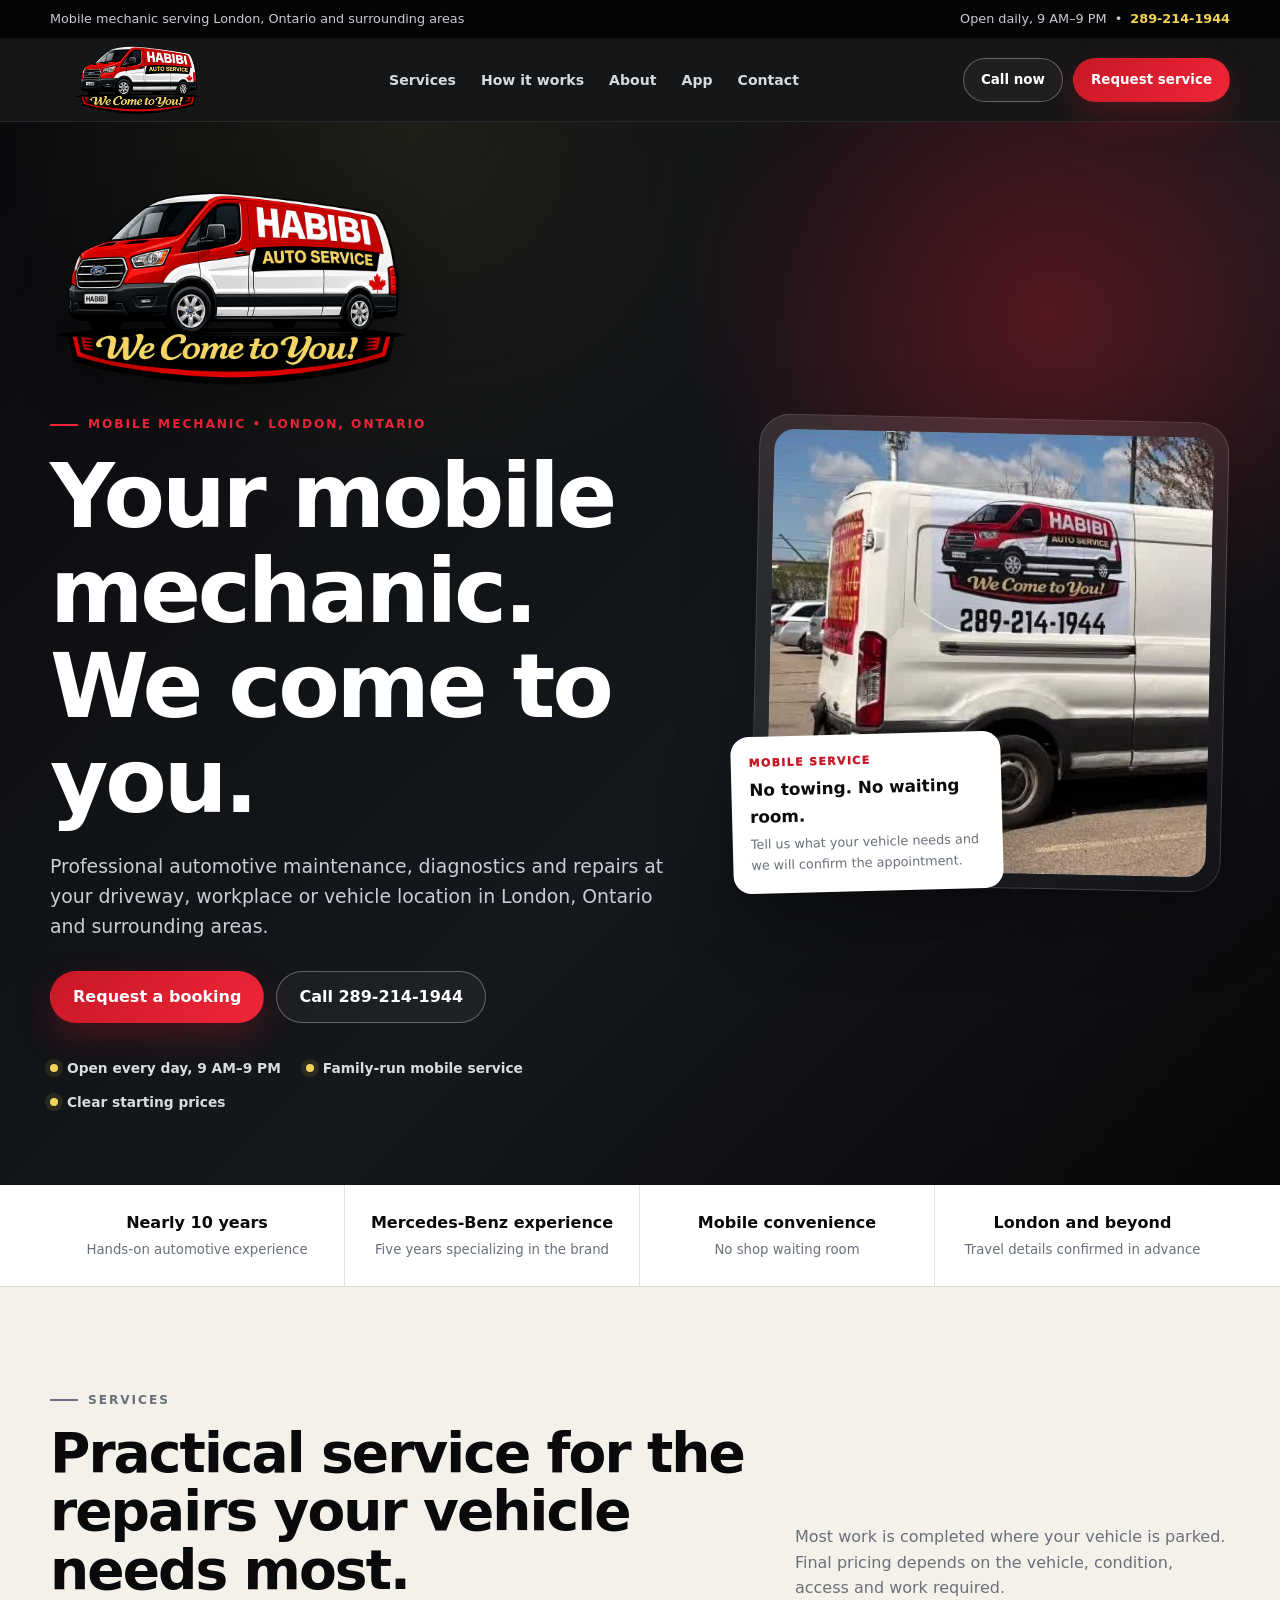
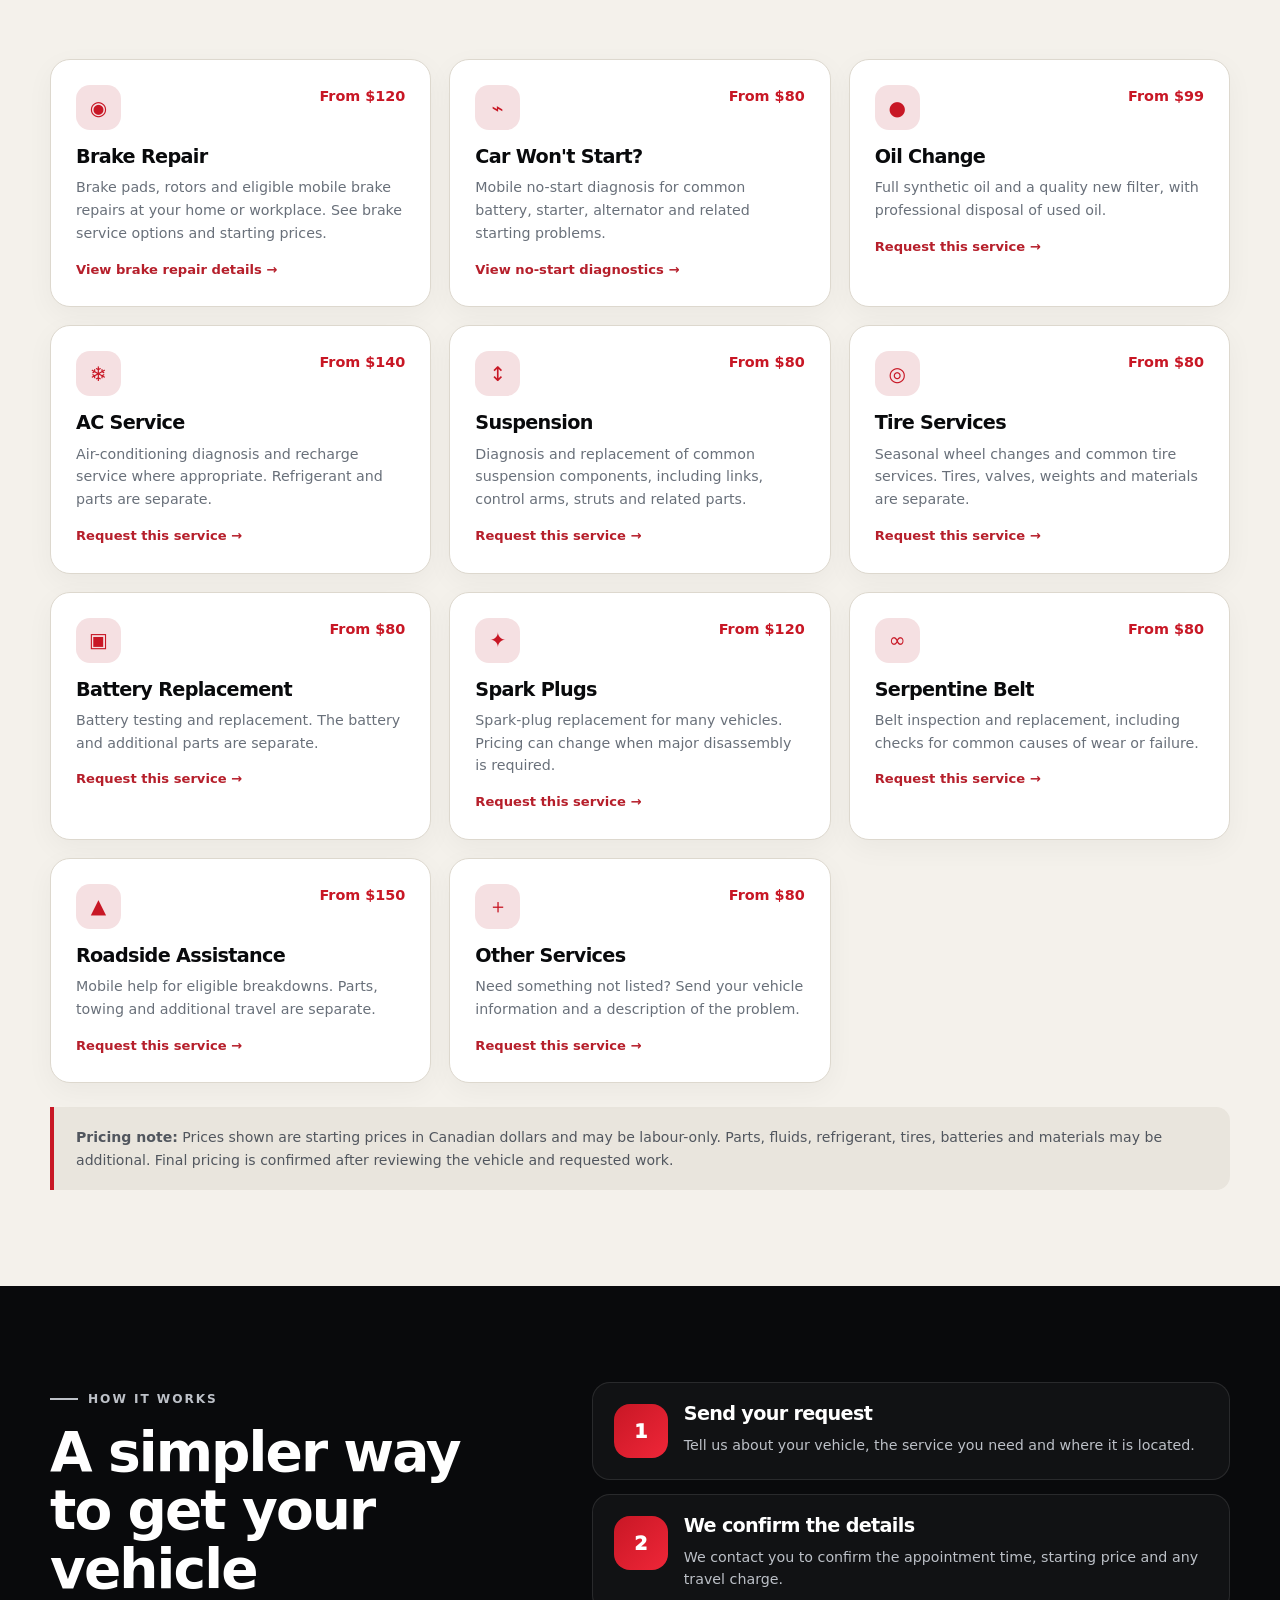
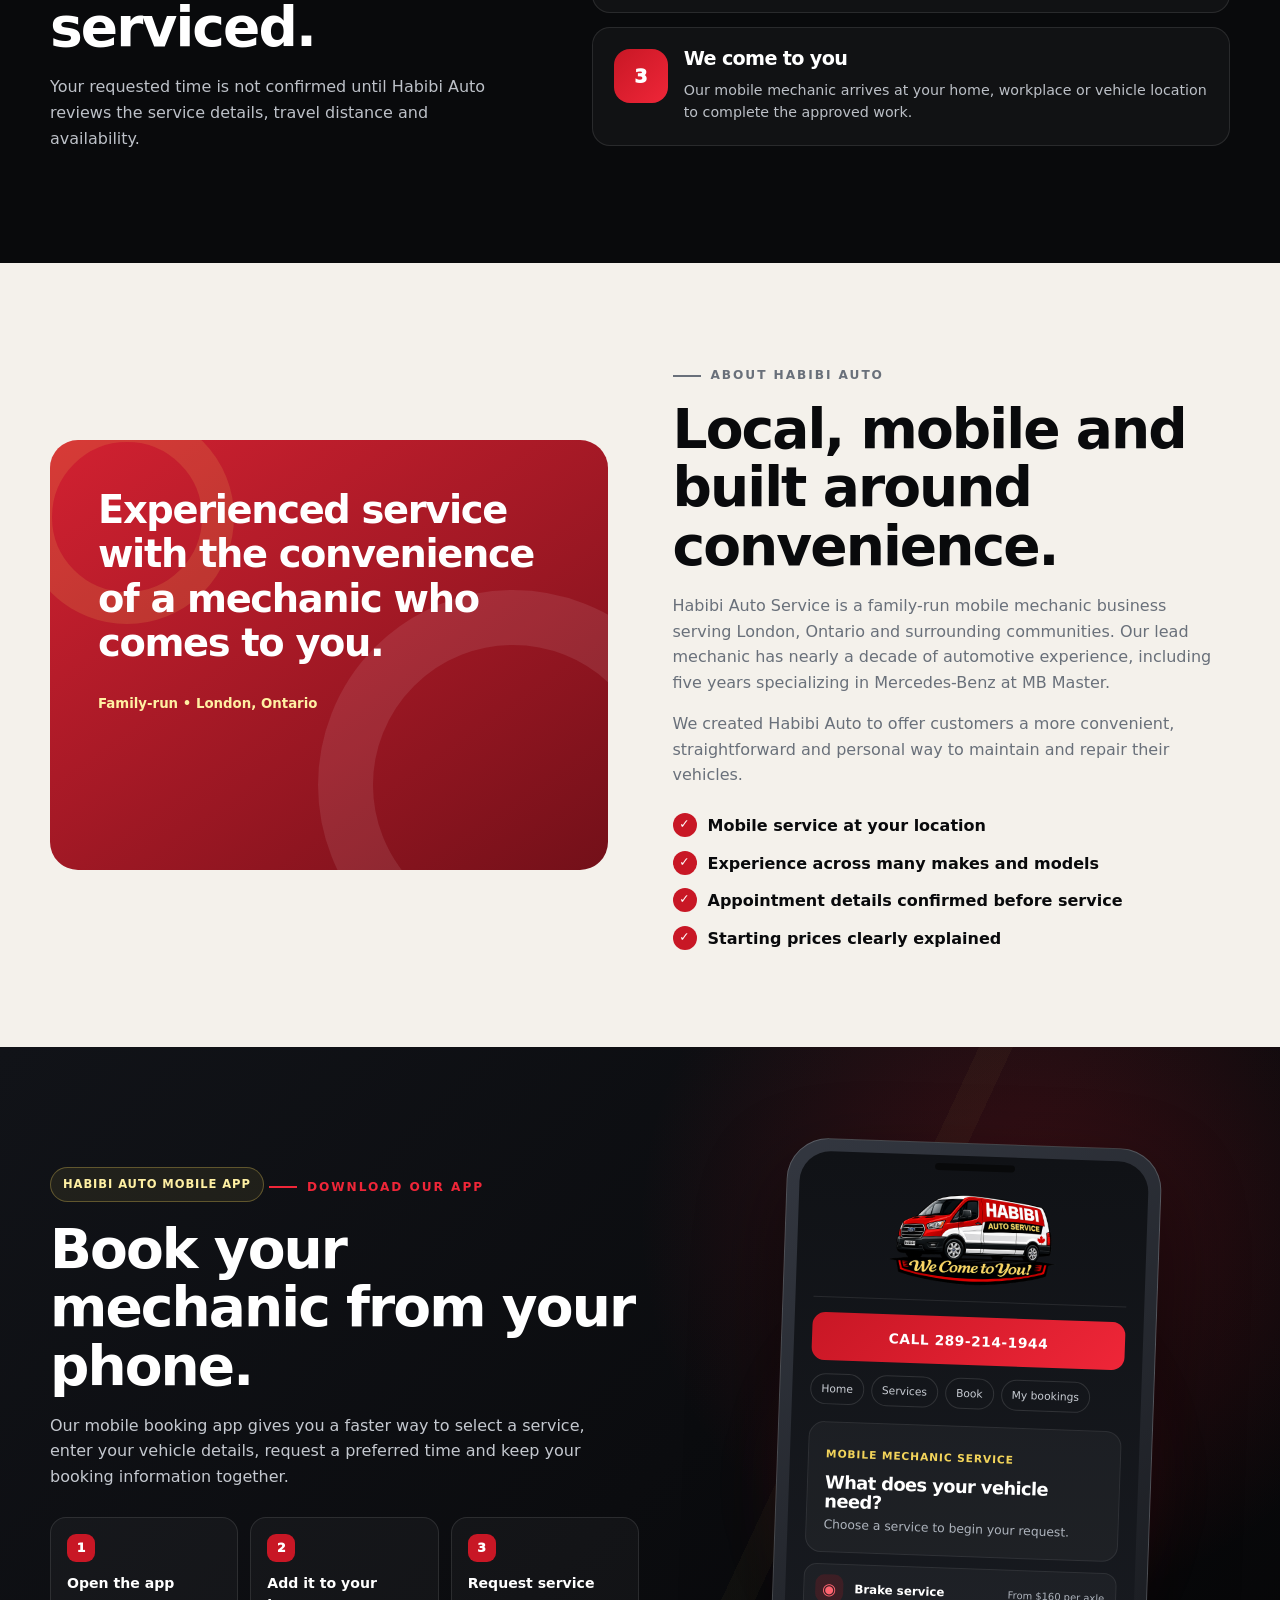
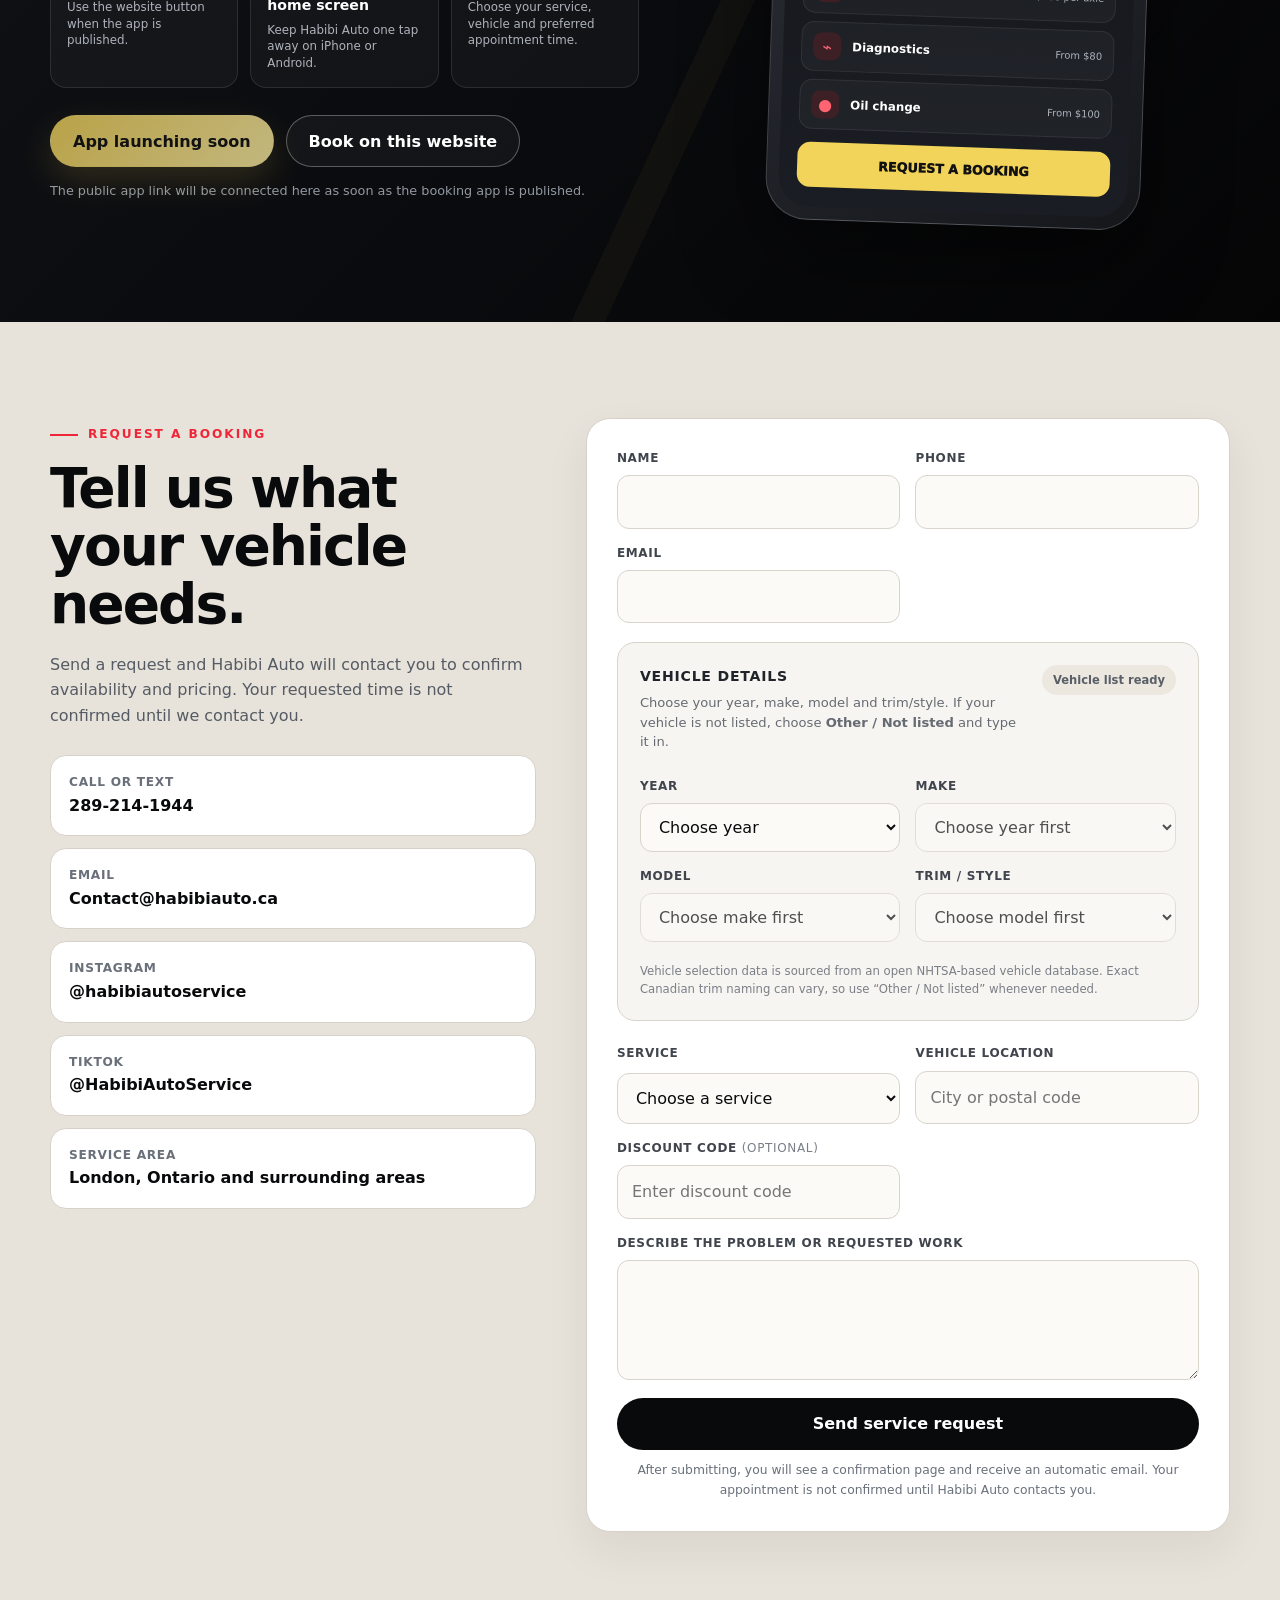
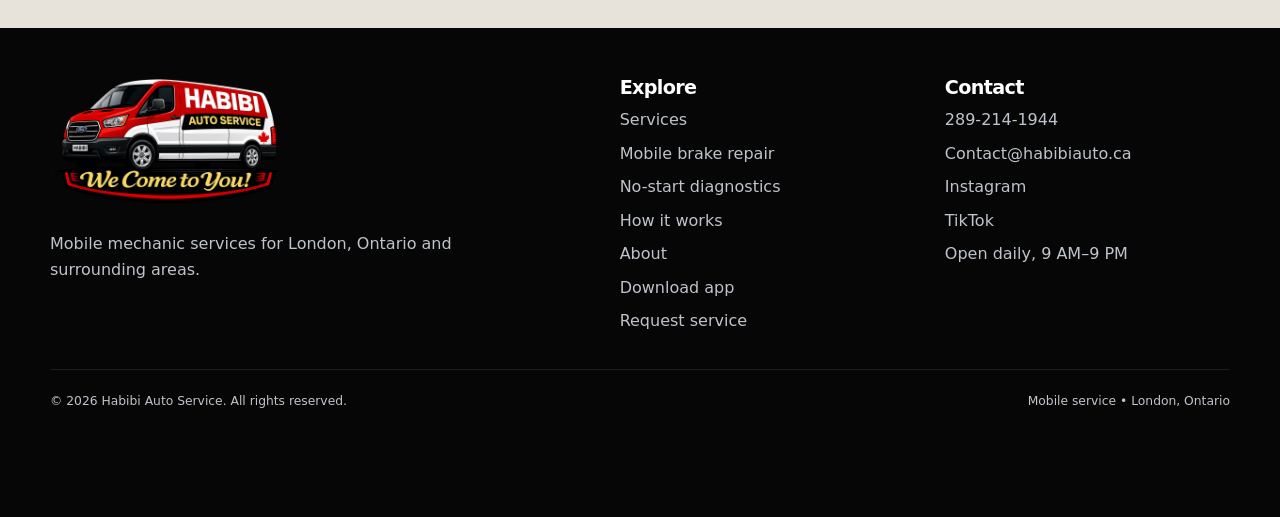
<file: index-.html>
<!doctype html>
<html lang="en-CA">
<head>
  <meta charset="utf-8">
  <meta name="viewport" content="width=device-width,initial-scale=1">
  <title>Habibi Auto Service | Mobile Mechanic in London, Ontario</title>
  <meta name="description" content="Convenient mobile mechanic service in London, Ontario and surrounding areas. Brakes, diagnostics, oil changes, AC service, suspension, batteries and more.">
  <meta name="robots" content="index,follow,max-image-preview:large">
  <meta name="theme-color" content="#101216">
  <link rel="icon" href="favicon.png" type="image/png">
  <link rel="stylesheet" href="styles.css">
  <meta property="og:title" content="Habibi Auto Service">
  <meta property="og:description" content="Professional mobile mechanic service that comes to you in London, Ontario and surrounding areas.">
  <meta property="og:type" content="website">
  <meta property="og:url" content="https://habibiauto.ca/">
  <meta property="og:image" content="https://habibiauto.ca/habibi-auto-van.jpg">
  <link rel="canonical" href="https://habibiauto.ca/">

  <style>
    .service-card[role="button"]:focus-visible {
      outline: 3px solid #b61f2b;
      outline-offset: 3px;
    }
    .service-card[role="button"]:active {
      transform: translateY(-1px);
    }
  
  .service-link-card {
    color: inherit;
    text-decoration: none;
  }
  .service-link-card:hover {
    transform: translateY(-2px);
  }

</style>


<style>
  .vehicle-picker {
    margin: 4px 0 8px;
    padding: 22px;
    border: 1px solid #d8d4cc;
    border-radius: 18px;
    background: #f7f5f1;
  }
  .vehicle-picker-head {
    display: flex;
    align-items: flex-start;
    justify-content: space-between;
    gap: 18px;
    margin-bottom: 18px;
  }
  .vehicle-picker-head > div > label {
    display: block;
    margin-bottom: 5px;
    color: #202329;
    font-size: .88rem;
  }
  .vehicle-help {
    margin: 0;
    max-width: 680px;
    color: #666b73;
    font-size: .82rem;
    line-height: 1.5;
  }
  .vehicle-data-status {
    flex: 0 0 auto;
    display: inline-flex;
    align-items: center;
    min-height: 30px;
    padding: 0 11px;
    border-radius: 999px;
    background: #ece8e0;
    color: #5a5f67;
    font-size: .72rem;
    font-weight: 850;
    white-space: nowrap;
  }
  .vehicle-data-status.loading {
    color: #865e08;
    background: #fff2ca;
  }
  .vehicle-data-status.ready {
    color: #22623a;
    background: #def2e5;
  }
  .vehicle-data-status.error {
    color: #8b2730;
    background: #f8e0e2;
  }
  .vehicle-grid {
    display: grid;
    grid-template-columns: repeat(2, minmax(0,1fr));
    gap: 15px;
  }
  .vehicle-other-input {
    margin-top: 8px;
  }
  .vehicle-source-note {
    margin: 14px 0 0;
    color: #7a7f87;
    font-size: .73rem;
    line-height: 1.5;
  }
  @media (max-width: 680px) {
    .vehicle-picker {
      padding: 18px;
    }
    .vehicle-picker-head {
      display: block;
    }
    .vehicle-data-status {
      margin-top: 10px;
    }
    .vehicle-grid {
      grid-template-columns: 1fr;
    }
  }
</style>


</head>
<body>
  <div class="topbar">
    <div class="container topbar-inner">
      <span>Mobile mechanic serving London, Ontario and surrounding areas</span>
      <span>Open daily, 9 AM–9 PM &nbsp;•&nbsp; <a href="tel:+12892141944">289-214-1944</a></span>
    </div>
  </div>

  <header class="site-header">
    <div class="container nav">
      <a class="brand" href="#home" aria-label="Habibi Auto Service home">
        <img src="habibi-logo-tight.png" alt="Habibi Auto Service — We Come to You">
      </a>
      <nav aria-label="Main navigation">
        <ul class="nav-links">
          <li><a href="#services">Services</a></li>
          <li><a href="#how">How it works</a></li>
          <li><a href="#about">About</a></li>
          <li><a href="#app">App</a></li>
          <li><a href="#contact">Contact</a></li>
        </ul>
      </nav>
      <div class="nav-actions">
        <a class="btn btn-outline" href="tel:+12892141944">Call now</a>
        <a class="btn btn-primary" href="#contact">Request service</a>
      </div>
    </div>
  </header>

  <main>
    <section class="hero" id="home">
      <div class="container hero-grid">
        <div class="hero-copy">
          <img class="hero-logo" src="habibi-logo-tight.png" alt="Habibi Auto Service — We Come to You">
          <p class="eyebrow">Mobile mechanic • London, Ontario</p>
          <h1>Your mobile mechanic. We come to you.</h1>
          <p>Professional automotive maintenance, diagnostics and repairs at your driveway, workplace or vehicle location in London, Ontario and surrounding areas.</p>
          <div class="hero-actions">
            <a class="btn btn-primary" href="#contact">Request a booking</a>
            <a class="btn btn-outline" href="tel:+12892141944">Call 289-214-1944</a>
          </div>
          <div class="hero-facts">
            <span><i></i>Open every day, 9 AM–9 PM</span>
            <span><i></i>Family-run mobile service</span>
            <span><i></i>Clear starting prices</span>
          </div>
        </div>
        <div class="hero-visual">
          <div class="photo-card"><img src="habibi-auto-van.jpg" alt="Habibi Auto Service mobile mechanic van"></div>
          <div class="float-card"><span class="float-label">Mobile service</span><strong>No towing. No waiting room.</strong><span>Tell us what your vehicle needs and we will confirm the appointment.</span></div>
        </div>
      </div>
    </section>

    <section class="trust" aria-label="Business highlights">
      <div class="container trust-grid">
        <div class="trust-item"><strong>Nearly 10 years</strong><span>Hands-on automotive experience</span></div>
        <div class="trust-item"><strong>Mercedes-Benz experience</strong><span>Five years specializing in the brand</span></div>
        <div class="trust-item"><strong>Mobile convenience</strong><span>No shop waiting room</span></div>
        <div class="trust-item"><strong>London and beyond</strong><span>Travel details confirmed in advance</span></div>
      </div>
    </section>

    <section class="section-pad" id="services">
      <div class="container">
        <div class="section-head">
          <div><p class="eyebrow">Services</p><h2>Practical service for the repairs your vehicle needs most.</h2></div>
          <p>Most work is completed where your vehicle is parked. Final pricing depends on the vehicle, condition, access and work required.</p>
        </div>
        <div class="services-grid">
          <a class="service-card service-link-card" href="/brakes/" aria-label="Learn more about mobile brake repair">
            <div class="service-top"><span class="icon">◉</span><span class="price">From $120</span></div>
            <h3>Brake Repair</h3>
            <p>Brake pads, rotors and eligible mobile brake repairs at your home or workplace. See brake service options and starting prices.</p>
            <span style="display:inline-block;margin-top:14px;color:#b61f2b;font-size:.82rem;font-weight:900;">View brake repair details →</span>
          </a>
          <a class="service-card service-link-card" href="/nostart/" aria-label="Learn more about mobile no-start diagnostics">
            <div class="service-top"><span class="icon">⌁</span><span class="price">From $80</span></div>
            <h3>Car Won't Start?</h3>
            <p>Mobile no-start diagnosis for common battery, starter, alternator and related starting problems.</p>
            <span style="display:inline-block;margin-top:14px;color:#b61f2b;font-size:.82rem;font-weight:900;">View no-start diagnostics →</span>
          </a>
          <article class="service-card" data-service="Oil change" role="button" tabindex="0" aria-label="Request Oil Change" style="cursor:pointer;"><div class="service-top"><span class="icon">●</span><span class="price">From $99</span></div><h3>Oil Change</h3><p>Full synthetic oil and a quality new filter, with professional disposal of used oil.</p><span style="display:inline-block;margin-top:14px;color:#b61f2b;font-size:.82rem;font-weight:900;">Request this service →</span></article>
          <article class="service-card" data-service="AC service" role="button" tabindex="0" aria-label="Request AC Service" style="cursor:pointer;"><div class="service-top"><span class="icon">❄</span><span class="price">From $140</span></div><h3>AC Service</h3><p>Air-conditioning diagnosis and recharge service where appropriate. Refrigerant and parts are separate.</p><span style="display:inline-block;margin-top:14px;color:#b61f2b;font-size:.82rem;font-weight:900;">Request this service →</span></article>
          <article class="service-card" data-service="Suspension" role="button" tabindex="0" aria-label="Request Suspension" style="cursor:pointer;"><div class="service-top"><span class="icon">↕</span><span class="price">From $80</span></div><h3>Suspension</h3><p>Diagnosis and replacement of common suspension components, including links, control arms, struts and related parts.</p><span style="display:inline-block;margin-top:14px;color:#b61f2b;font-size:.82rem;font-weight:900;">Request this service →</span></article>
          <article class="service-card" data-service="Tire service" role="button" tabindex="0" aria-label="Request Tire Services" style="cursor:pointer;"><div class="service-top"><span class="icon">◎</span><span class="price">From $80</span></div><h3>Tire Services</h3><p>Seasonal wheel changes and common tire services. Tires, valves, weights and materials are separate.</p><span style="display:inline-block;margin-top:14px;color:#b61f2b;font-size:.82rem;font-weight:900;">Request this service →</span></article>
          <article class="service-card" data-service="Battery replacement" role="button" tabindex="0" aria-label="Request Battery Replacement" style="cursor:pointer;"><div class="service-top"><span class="icon">▣</span><span class="price">From $80</span></div><h3>Battery Replacement</h3><p>Battery testing and replacement. The battery and additional parts are separate.</p><span style="display:inline-block;margin-top:14px;color:#b61f2b;font-size:.82rem;font-weight:900;">Request this service →</span></article>
          <article class="service-card" data-service="Spark plugs" role="button" tabindex="0" aria-label="Request Spark Plugs" style="cursor:pointer;"><div class="service-top"><span class="icon">✦</span><span class="price">From $120</span></div><h3>Spark Plugs</h3><p>Spark-plug replacement for many vehicles. Pricing can change when major disassembly is required.</p><span style="display:inline-block;margin-top:14px;color:#b61f2b;font-size:.82rem;font-weight:900;">Request this service →</span></article>
          <article class="service-card" data-service="Serpentine belt" role="button" tabindex="0" aria-label="Request Serpentine Belt" style="cursor:pointer;"><div class="service-top"><span class="icon">∞</span><span class="price">From $80</span></div><h3>Serpentine Belt</h3><p>Belt inspection and replacement, including checks for common causes of wear or failure.</p><span style="display:inline-block;margin-top:14px;color:#b61f2b;font-size:.82rem;font-weight:900;">Request this service →</span></article>
          <article class="service-card" data-service="Roadside assistance" role="button" tabindex="0" aria-label="Request Roadside Assistance" style="cursor:pointer;"><div class="service-top"><span class="icon">▲</span><span class="price">From $150</span></div><h3>Roadside Assistance</h3><p>Mobile help for eligible breakdowns. Parts, towing and additional travel are separate.</p><span style="display:inline-block;margin-top:14px;color:#b61f2b;font-size:.82rem;font-weight:900;">Request this service →</span></article>
          <article class="service-card" data-service="Other service" role="button" tabindex="0" aria-label="Request Other Services" style="cursor:pointer;"><div class="service-top"><span class="icon">＋</span><span class="price">From $80</span></div><h3>Other Services</h3><p>Need something not listed? Send your vehicle information and a description of the problem.</p><span style="display:inline-block;margin-top:14px;color:#b61f2b;font-size:.82rem;font-weight:900;">Request this service →</span></article>
        </div>
        <div class="price-note"><strong>Pricing note:</strong> Prices shown are starting prices in Canadian dollars and may be labour-only. Parts, fluids, refrigerant, tires, batteries and materials may be additional. Final pricing is confirmed after reviewing the vehicle and requested work.</div>
      </div>
    </section>
    </section>

    <section class="section-pad dark" id="how">
      <div class="container process-grid">
        <div class="process-copy"><p class="eyebrow">How it works</p><h2>A simpler way to get your vehicle serviced.</h2><p>Your requested time is not confirmed until Habibi Auto reviews the service details, travel distance and availability.</p></div>
        <div class="steps">
          <article class="step"><span class="step-number">1</span><div><h3>Send your request</h3><p>Tell us about your vehicle, the service you need and where it is located.</p></div></article>
          <article class="step"><span class="step-number">2</span><div><h3>We confirm the details</h3><p>We contact you to confirm the appointment time, starting price and any travel charge.</p></div></article>
          <article class="step"><span class="step-number">3</span><div><h3>We come to you</h3><p>Our mobile mechanic arrives at your home, workplace or vehicle location to complete the approved work.</p></div></article>
        </div>
      </div>
    </section>

    <section class="section-pad" id="about">
      <div class="container about-grid">
        <div class="about-panel"><blockquote>Experienced service with the convenience of a mechanic who comes to you.</blockquote><small>Family-run • London, Ontario</small></div>
        <div class="about-copy"><p class="eyebrow">About Habibi Auto</p><h2>Local, mobile and built around convenience.</h2><p>Habibi Auto Service is a family-run mobile mechanic business serving London, Ontario and surrounding communities. Our lead mechanic has nearly a decade of automotive experience, including five years specializing in Mercedes-Benz at MB Master.</p><p>We created Habibi Auto to offer customers a more convenient, straightforward and personal way to maintain and repair their vehicles.</p><ul class="checks"><li>Mobile service at your location</li><li>Experience across many makes and models</li><li>Appointment details confirmed before service</li><li>Starting prices clearly explained</li></ul></div>
      </div>
    </section>

    <section class="section-pad app-promo" id="app">
      <div class="container app-grid">
        <div class="app-copy">
          <span class="launch-pill">Habibi Auto mobile app</span>
          <p class="eyebrow">Download our app</p>
          <h2>Book your mechanic from your phone.</h2>
          <p>Our mobile booking app gives you a faster way to select a service, enter your vehicle details, request a preferred time and keep your booking information together.</p>
          <div class="install-points">
            <div><span>1</span><strong>Open the app</strong><small>Use the website button when the app is published.</small></div>
            <div><span>2</span><strong>Add it to your home screen</strong><small>Keep Habibi Auto one tap away on iPhone or Android.</small></div>
            <div><span>3</span><strong>Request service</strong><small>Choose your service, vehicle and preferred appointment time.</small></div>
          </div>
          <div class="app-actions">
            <a class="btn btn-gold" data-app-link href="#contact" aria-disabled="true">App launching soon</a>
            <a class="btn btn-outline" href="#contact">Book on this website</a>
          </div>
          <p class="app-note">The public app link will be connected here as soon as the booking app is published.</p>
        </div>
        <div class="app-visual">
          <div class="phone-glow"></div>
          <div class="phone-mock" aria-label="Habibi Auto booking app preview">
            <div class="phone-speaker"></div>
            <div class="phone-screen">
              <div class="app-head"><img src="habibi-logo-tight.png" alt="Habibi Auto Service logo"></div>
              <div class="app-cta">Call 289-214-1944</div>
              <div class="app-nav"><span>Home</span><span>Services</span><span>Book</span><span>My bookings</span></div>
              <div class="app-welcome"><small>Mobile mechanic service</small><h3>What does your vehicle need?</h3><p>Choose a service to begin your request.</p></div>
              <div class="app-service-list"><div><span>◉</span><strong>Brake service</strong><small>From $160 per axle</small></div><div><span>⌁</span><strong>Diagnostics</strong><small>From $80</small></div><div><span>●</span><strong>Oil change</strong><small>From $100</small></div></div>
              <div class="app-book-button">Request a booking</div>
            </div>
          </div>
        </div>
      </div>
    </section>

    <section class="section-pad contact" id="contact">
      <div class="container contact-grid">
        <div class="contact-copy"><p class="eyebrow">Request a booking</p><h2>Tell us what your vehicle needs.</h2><p>Send a request and Habibi Auto will contact you to confirm availability and pricing. Your requested time is not confirmed until we contact you.</p><div class="contact-cards"><div class="contact-card"><span>Call or text</span><a href="tel:+12892141944">289-214-1944</a></div><div class="contact-card"><span>Email</span><a href="mailto:Contact@habibiauto.ca">Contact@habibiauto.ca</a></div><div class="contact-card"><span>Instagram</span><a href="https://www.instagram.com/habibiautoservice/" target="_blank" rel="noopener noreferrer">@habibiautoservice</a></div><div class="contact-card"><span>TikTok</span><a href="https://www.tiktok.com/@habibiautoservice" target="_blank" rel="noopener">@HabibiAutoService</a></div><div class="contact-card"><span>Service area</span><strong>London, Ontario and surrounding areas</strong></div></div></div>
        <form id="service-form" action="https://formsubmit.co/Contact@habibiauto.ca" method="POST"><input type="hidden" name="_subject" value="New Habibi Auto service request"><input type="hidden" name="_template" value="table"><input type="hidden" name="_next" value="https://habibiauto.ca/thank-you.html"><input type="hidden" name="_url" value="https://habibiauto.ca/#contact"><input type="hidden" name="_autoresponse" value="Thank you for contacting Habibi Auto Service. We received your service request. This is an automatic confirmation only; your appointment is not booked or confirmed yet. We will review your vehicle, requested service, location and preferred timing, then contact you to confirm availability, pricing, any travel charge and the appointment details. For urgent assistance, call or text 289-214-1944. We are open daily from 9 AM to 9 PM."><input type="text" name="_honey" tabindex="-1" autocomplete="off" style="position:absolute;left:-9999px;opacity:0" aria-hidden="true"><div class="form-grid"><div class="field"><label for="name">Name</label><input id="name" name="name" autocomplete="name" required></div><div class="field"><label for="phone">Phone</label><input id="phone" name="phone" autocomplete="tel" required></div><div class="field"><label for="email">Email</label><input id="email" name="email" type="email" autocomplete="email" required></div><div class="field full vehicle-picker">
  <div class="vehicle-picker-head">
    <div>
      <label>Vehicle details</label>
      <p class="vehicle-help">Choose your year, make, model and trim/style. If your vehicle is not listed, choose <strong>Other / Not listed</strong> and type it in.</p>
    </div>
    <span id="vehicle-data-status" class="vehicle-data-status">Vehicle list ready</span>
  </div>

  <div class="vehicle-grid">
    <div class="field">
      <label for="vehicle-year">Year</label>
      <select id="vehicle-year" name="vehicle_year" required>
        <option value="">Choose year</option>
      </select>
      <input id="vehicle-year-other" name="vehicle_year_other" class="vehicle-other-input" inputmode="numeric" placeholder="Enter year" hidden>
    </div>

    <div class="field">
      <label for="vehicle-make">Make</label>
      <select id="vehicle-make" name="vehicle_make" required disabled>
        <option value="">Choose year first</option>
      </select>
      <input id="vehicle-make-other" name="vehicle_make_other" class="vehicle-other-input" placeholder="Enter make" hidden>
    </div>

    <div class="field">
      <label for="vehicle-model">Model</label>
      <select id="vehicle-model" name="vehicle_model" required disabled>
        <option value="">Choose make first</option>
      </select>
      <input id="vehicle-model-other" name="vehicle_model_other" class="vehicle-other-input" placeholder="Enter model" hidden>
    </div>

    <div class="field">
      <label for="vehicle-trim">Trim / Style</label>
      <select id="vehicle-trim" name="vehicle_trim" required disabled>
        <option value="">Choose model first</option>
      </select>
      <input id="vehicle-trim-other" name="vehicle_trim_other" class="vehicle-other-input" placeholder="Enter trim, engine, or style if known" hidden>
    </div>
  </div>

  <input id="vehicle-summary" name="vehicle" type="hidden">
  <p class="vehicle-source-note">Vehicle selection data is sourced from an open NHTSA-based vehicle database. Exact Canadian trim naming can vary, so use “Other / Not listed” whenever needed.</p>
</div><div class="field"><label for="service">Service</label><select id="service" name="service" required><option value="">Choose a service</option><option>Full brake job – pads and rotors on both axles</option><option>Partial brake job – pads and rotors on one axle</option><option>Partial brake job – brake pads only on one axle</option><option>General diagnostics</option><option>Oil change</option><option>AC service</option><option>Suspension</option><option>Tire service</option><option>Battery replacement</option><option>Spark plugs</option><option>Serpentine belt</option><option>Roadside assistance</option><option>Other service</option></select></div><div class="field"><label for="location">Vehicle location</label><input id="location" name="location" placeholder="City or postal code" required></div><div class="field"><label for="discount-code">Discount code <span style="font-weight:400;color:#7a7f87;">(optional)</span></label><input id="discount-code" name="discount_code" placeholder="Enter discount code"></div><div class="field full"><label for="message">Describe the problem or requested work</label><textarea id="message" name="message"></textarea></div></div><button class="btn btn-dark" type="submit">Send service request</button><p class="form-note">After submitting, you will see a confirmation page and receive an automatic email. Your appointment is not confirmed until Habibi Auto contacts you.</p></form>
      </div>
    </section>
  </main>

  <footer><div class="container"><div class="footer-grid"><div><a class="brand footer-brand" href="#home"><img src="habibi-logo-tight.png" alt="Habibi Auto Service — We Come to You"></a><p style="max-width:420px;margin-top:20px">Mobile mechanic services for London, Ontario and surrounding areas.</p></div><div><h3>Explore</h3><div class="footer-links"><a href="#services">Services</a><a href="/brakes/">Mobile brake repair</a><a href="/nostart/">No-start diagnostics</a><a href="#how">How it works</a><a href="#about">About</a><a href="#app">Download app</a><a href="#contact">Request service</a></div></div><div><h3>Contact</h3><div class="footer-links"><a href="tel:+12892141944">289-214-1944</a><a href="mailto:Contact@habibiauto.ca">Contact@habibiauto.ca</a><a href="https://www.instagram.com/habibiautoservice/" target="_blank" rel="noopener noreferrer">Instagram</a><a href="https://www.tiktok.com/@habibiautoservice" target="_blank" rel="noopener">TikTok</a><span>Open daily, 9 AM–9 PM</span></div></div></div><div class="footer-bottom"><span>© 2026 Habibi Auto Service. All rights reserved.</span><span>Mobile service • London, Ontario</span></div></div></footer>

  <div class="mobile-bar"><a class="btn btn-outline" href="tel:+12892141944">Call now</a><a class="btn btn-primary" href="#contact">Book service</a></div>
  <script>
const SITE_CONFIG = {
  // Add the published booking-app URL here when it is ready.
  appUrl: ""
};

const appButtons = document.querySelectorAll("[data-app-link]");
appButtons.forEach((button) => {
  if (SITE_CONFIG.appUrl) {
    button.href = SITE_CONFIG.appUrl;
    button.textContent = "Open booking app";
    button.removeAttribute("aria-disabled");
  } else {
    button.href = "#contact";
    button.textContent = "App launching soon";
    button.setAttribute("aria-disabled", "true");
  }
});

const serviceCards = document.querySelectorAll(".service-card[data-service]");
const serviceSelect = document.querySelector("#service");
const contactSection = document.querySelector("#contact");

function openServiceRequest(card) {
  const selectedService = card.dataset.service;

  if (serviceSelect && selectedService) {
    serviceSelect.value = selectedService;
    serviceSelect.dispatchEvent(new Event("change", { bubbles: true }));
  }

  if (contactSection) {
    contactSection.scrollIntoView({ behavior: "smooth", block: "start" });
    history.replaceState(null, "", "#contact");

    window.setTimeout(() => {
      if (serviceSelect) {
        serviceSelect.focus({ preventScroll: true });
      }
    }, 650);
  }
}

serviceCards.forEach((card) => {
  card.addEventListener("click", () => openServiceRequest(card));

  card.addEventListener("keydown", (event) => {
    if (event.key === "Enter" || event.key === " ") {
      event.preventDefault();
      openServiceRequest(card);
    }
  });
});


/* Vehicle Year / Make / Model / Trim selector
   Data source: Open Vehicle DB (NHTSA-based, updated weekly). */
const VEHICLE_DB_URLS = {
  makes: "https://raw.githubusercontent.com/plowman/open-vehicle-db/master/data/makes.csv",
  models: "https://raw.githubusercontent.com/plowman/open-vehicle-db/master/data/models.csv",
  styles: "https://raw.githubusercontent.com/plowman/open-vehicle-db/master/data/styles.csv"
};

const vehicleYear = document.querySelector("#vehicle-year");
const vehicleMake = document.querySelector("#vehicle-make");
const vehicleModel = document.querySelector("#vehicle-model");
const vehicleTrim = document.querySelector("#vehicle-trim");
const vehicleSummary = document.querySelector("#vehicle-summary");
const vehicleStatus = document.querySelector("#vehicle-data-status");

const vehicleOtherInputs = {
  year: document.querySelector("#vehicle-year-other"),
  make: document.querySelector("#vehicle-make-other"),
  model: document.querySelector("#vehicle-model-other"),
  trim: document.querySelector("#vehicle-trim-other")
};

let vehicleDbPromise = null;
let vehicleDb = { makes: [], models: [], styles: [] };

function parseCsv(text) {
  const rows = [];
  let row = [];
  let field = "";
  let quoted = false;

  for (let i = 0; i < text.length; i += 1) {
    const char = text[i];

    if (char === '"') {
      if (quoted && text[i + 1] === '"') {
        field += '"';
        i += 1;
      } else {
        quoted = !quoted;
      }
    } else if (char === "," && !quoted) {
      row.push(field);
      field = "";
    } else if ((char === "\n" || char === "\r") && !quoted) {
      if (char === "\r" && text[i + 1] === "\n") i += 1;
      row.push(field);
      if (row.some((value) => value !== "")) rows.push(row);
      row = [];
      field = "";
    } else {
      field += char;
    }
  }

  if (field || row.length) {
    row.push(field);
    rows.push(row);
  }

  const headers = rows.shift() || [];
  return rows.map((values) => {
    const item = {};
    headers.forEach((header, index) => {
      item[header] = values[index] ?? "";
    });
    return item;
  });
}

function yearMatches(yearSpec, year) {
  const target = Number(year);
  if (!yearSpec || !target) return false;

  return yearSpec.split(",").some((part) => {
    const value = part.trim();
    if (!value) return false;

    if (value.includes("-")) {
      const [start, end] = value.split("-").map(Number);
      return target >= start && target <= end;
    }

    return Number(value) === target;
  });
}

function setVehicleStatus(text, state = "") {
  if (!vehicleStatus) return;
  vehicleStatus.textContent = text;
  vehicleStatus.className = `vehicle-data-status ${state}`.trim();
}

function setSelectOptions(select, placeholder, values, otherLabel = "Other / Not listed") {
  if (!select) return;

  select.innerHTML = "";
  const first = document.createElement("option");
  first.value = "";
  first.textContent = placeholder;
  select.appendChild(first);

  values.forEach(({ value, label }) => {
    const option = document.createElement("option");
    option.value = value;
    option.textContent = label;
    select.appendChild(option);
  });

  const other = document.createElement("option");
  other.value = "__other__";
  other.textContent = otherLabel;
  select.appendChild(other);

  select.disabled = false;
}

function resetSelect(select, text) {
  if (!select) return;
  select.innerHTML = `<option value="">${text}</option>`;
  select.disabled = true;
}

function toggleOtherInput(select, input) {
  if (!select || !input) return;
  const isOther = select.value === "__other__";
  input.hidden = !isOther;
  input.required = isOther;
  if (!isOther) input.value = "";
}

function displayValue(select, input) {
  if (!select) return "";
  if (select.value === "__other__") return (input?.value || "").trim();
  return (select.options[select.selectedIndex]?.textContent || "").trim();
}

function updateVehicleSummary() {
  if (!vehicleSummary) return;
  const parts = [
    displayValue(vehicleYear, vehicleOtherInputs.year),
    displayValue(vehicleMake, vehicleOtherInputs.make),
    displayValue(vehicleModel, vehicleOtherInputs.model),
    displayValue(vehicleTrim, vehicleOtherInputs.trim)
  ].filter(Boolean);

  vehicleSummary.value = parts.join(" ");
}

async function loadVehicleDatabase() {
  if (vehicleDbPromise) return vehicleDbPromise;

  setVehicleStatus("Loading vehicle list…", "loading");

  vehicleDbPromise = Promise.all([
    fetch(VEHICLE_DB_URLS.makes).then((response) => {
      if (!response.ok) throw new Error("Makes database failed");
      return response.text();
    }),
    fetch(VEHICLE_DB_URLS.models).then((response) => {
      if (!response.ok) throw new Error("Models database failed");
      return response.text();
    }),
    fetch(VEHICLE_DB_URLS.styles).then((response) => {
      if (!response.ok) throw new Error("Styles database failed");
      return response.text();
    })
  ])
    .then(([makesCsv, modelsCsv, stylesCsv]) => {
      vehicleDb = {
        makes: parseCsv(makesCsv),
        models: parseCsv(modelsCsv),
        styles: parseCsv(stylesCsv)
      };
      setVehicleStatus("Vehicle list loaded", "ready");
      return vehicleDb;
    })
    .catch((error) => {
      console.error("Vehicle database could not load:", error);
      setVehicleStatus("Manual entry available", "error");
      throw error;
    });

  return vehicleDbPromise;
}

function populateYears() {
  if (!vehicleYear) return;
  const maxYear = 2027;
  const minYear = 1981;

  const values = [];
  for (let year = maxYear; year >= minYear; year -= 1) {
    values.push({ value: String(year), label: String(year) });
  }
  setSelectOptions(vehicleYear, "Choose year", values, "Other / Older vehicle");
}

async function populateMakes() {
  toggleOtherInput(vehicleYear, vehicleOtherInputs.year);
  resetSelect(vehicleMake, "Loading makes…");
  resetSelect(vehicleModel, "Choose make first");
  resetSelect(vehicleTrim, "Choose model first");
  toggleOtherInput(vehicleMake, vehicleOtherInputs.make);
  toggleOtherInput(vehicleModel, vehicleOtherInputs.model);
  toggleOtherInput(vehicleTrim, vehicleOtherInputs.trim);
  updateVehicleSummary();

  if (!vehicleYear.value) {
    resetSelect(vehicleMake, "Choose year first");
    return;
  }

  if (vehicleYear.value === "__other__") {
    setSelectOptions(vehicleMake, "Choose make", [], "Other / Not listed");
    vehicleMake.value = "__other__";
    toggleOtherInput(vehicleMake, vehicleOtherInputs.make);
    setSelectOptions(vehicleModel, "Choose model", [], "Other / Not listed");
    vehicleModel.value = "__other__";
    toggleOtherInput(vehicleModel, vehicleOtherInputs.model);
    setSelectOptions(vehicleTrim, "Choose trim / style", [], "Other / Not listed");
    vehicleTrim.value = "__other__";
    toggleOtherInput(vehicleTrim, vehicleOtherInputs.trim);
    return;
  }

  try {
    const db = await loadVehicleDatabase();
    const makeSlugs = new Set(
      db.models
        .filter((model) => yearMatches(model.years, vehicleYear.value))
        .map((model) => model.make_slug)
    );

    const makes = db.makes
      .filter((make) => makeSlugs.has(make.make_slug))
      .map((make) => ({
        value: make.make_slug,
        label: make.make_name
      }))
      .sort((a, b) => a.label.localeCompare(b.label));

    setSelectOptions(vehicleMake, "Choose make", makes);
  } catch {
    setSelectOptions(vehicleMake, "Choose make", [], "Other / Not listed");
    vehicleMake.value = "__other__";
    toggleOtherInput(vehicleMake, vehicleOtherInputs.make);
  }
}

async function populateModels() {
  toggleOtherInput(vehicleMake, vehicleOtherInputs.make);
  resetSelect(vehicleModel, "Loading models…");
  resetSelect(vehicleTrim, "Choose model first");
  updateVehicleSummary();

  if (!vehicleMake.value) {
    resetSelect(vehicleModel, "Choose make first");
    return;
  }

  if (vehicleMake.value === "__other__") {
    setSelectOptions(vehicleModel, "Choose model", [], "Other / Not listed");
    vehicleModel.value = "__other__";
    toggleOtherInput(vehicleModel, vehicleOtherInputs.model);
    setSelectOptions(vehicleTrim, "Choose trim / style", [], "Other / Not listed");
    vehicleTrim.value = "__other__";
    toggleOtherInput(vehicleTrim, vehicleOtherInputs.trim);
    return;
  }

  try {
    const db = await loadVehicleDatabase();
    const models = db.models
      .filter((model) =>
        model.make_slug === vehicleMake.value &&
        yearMatches(model.years, vehicleYear.value)
      )
      .map((model) => ({
        value: model.model_slug,
        label: model.model_name
      }))
      .sort((a, b) => a.label.localeCompare(b.label));

    setSelectOptions(vehicleModel, "Choose model", models);
  } catch {
    setSelectOptions(vehicleModel, "Choose model", [], "Other / Not listed");
    vehicleModel.value = "__other__";
    toggleOtherInput(vehicleModel, vehicleOtherInputs.model);
  }
}

async function populateTrims() {
  toggleOtherInput(vehicleModel, vehicleOtherInputs.model);
  resetSelect(vehicleTrim, "Loading trims…");
  updateVehicleSummary();

  if (!vehicleModel.value) {
    resetSelect(vehicleTrim, "Choose model first");
    return;
  }

  if (vehicleModel.value === "__other__" || vehicleMake.value === "__other__") {
    setSelectOptions(vehicleTrim, "Choose trim / style", [], "Other / Not listed");
    vehicleTrim.value = "__other__";
    toggleOtherInput(vehicleTrim, vehicleOtherInputs.trim);
    return;
  }

  try {
    const db = await loadVehicleDatabase();
    const seen = new Set();

    const trims = db.styles
      .filter((style) =>
        style.make_slug === vehicleMake.value &&
        style.model_slug === vehicleModel.value &&
        yearMatches(style.years, vehicleYear.value)
      )
      .filter((style) => {
        const key = style.style_name.trim().toLowerCase();
        if (!key || seen.has(key)) return false;
        seen.add(key);
        return true;
      })
      .map((style) => ({
        value: style.style_name,
        label: style.style_name
      }))
      .sort((a, b) => a.label.localeCompare(b.label));

    setSelectOptions(
      vehicleTrim,
      trims.length ? "Choose trim / style" : "No exact trim found",
      trims,
      trims.length ? "Other / Not listed" : "Other / Enter manually"
    );

    if (!trims.length) {
      vehicleTrim.value = "__other__";
      toggleOtherInput(vehicleTrim, vehicleOtherInputs.trim);
    }
  } catch {
    setSelectOptions(vehicleTrim, "Choose trim / style", [], "Other / Not listed");
    vehicleTrim.value = "__other__";
    toggleOtherInput(vehicleTrim, vehicleOtherInputs.trim);
  }
}

if (vehicleYear) {
  populateYears();

  vehicleYear.addEventListener("focus", () => {
    loadVehicleDatabase().catch(() => {});
  }, { once: true });

  vehicleYear.addEventListener("change", populateMakes);
  vehicleMake.addEventListener("change", populateModels);
  vehicleModel.addEventListener("change", populateTrims);

  vehicleTrim.addEventListener("change", () => {
    toggleOtherInput(vehicleTrim, vehicleOtherInputs.trim);
    updateVehicleSummary();
  });

  Object.values(vehicleOtherInputs).forEach((input) => {
    input?.addEventListener("input", updateVehicleSummary);
  });

  document.querySelector("#service-form")?.addEventListener("submit", () => {
    updateVehicleSummary();
  });
}

</script>
  <script type="application/ld+json">{"@context":"https://schema.org","@type":"AutoRepair","name":"Habibi Auto Service","telephone":"+1-289-214-1944","email":"Contact@habibiauto.ca","url":"https://habibiauto.ca/","areaServed":["London, Ontario","Southwestern Ontario"],"openingHours":"Mo-Su 09:00-21:00","description":"Family-run mobile mechanic service serving London, Ontario and surrounding areas."}</script>
</body>
</html>
</file>
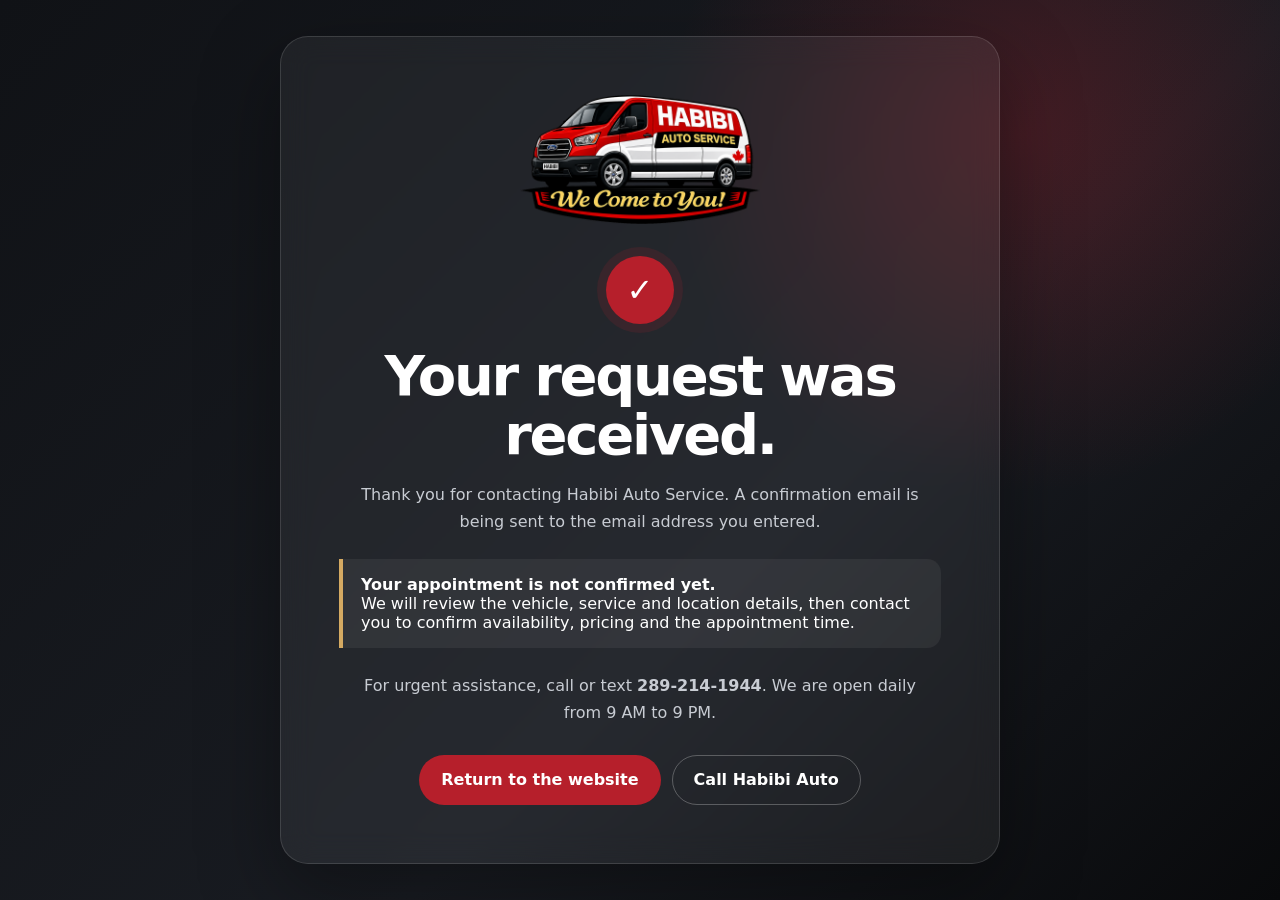
<file: thank-you.html>
<!doctype html>
<html lang="en-CA">
<head>
  <meta charset="utf-8">
  <meta name="viewport" content="width=device-width,initial-scale=1">
  <title>Request Received | Habibi Auto Service</title>
  <meta name="description" content="Habibi Auto Service has received your service request.">
  <meta name="robots" content="noindex">
  <link rel="icon" href="favicon.png" type="image/png">
  <style>
    :root {
      --ink:#101216;
      --red:#b61f2b;
      --gold:#d5aa62;
    }
    * { box-sizing:border-box; }
    body {
      margin:0;
      min-height:100vh;
      display:grid;
      place-items:center;
      padding:24px;
      color:white;
      background:
        radial-gradient(circle at 80% 15%, rgba(182,31,43,.28), transparent 28%),
        linear-gradient(135deg,#101216,#191c22 60%,#090a0c);
      font-family:Inter,ui-sans-serif,system-ui,-apple-system,BlinkMacSystemFont,"Segoe UI",sans-serif;
    }
    .card {
      width:min(100%,720px);
      padding:clamp(28px,6vw,58px);
      text-align:center;
      border:1px solid rgba(255,255,255,.13);
      border-radius:28px;
      background:rgba(255,255,255,.06);
      box-shadow:0 28px 80px rgba(0,0,0,.36);
      backdrop-filter:blur(15px);
    }
    .logo {
      width:min(100%,240px);
      margin:0 auto 28px;
    }
    .check {
      width:68px;
      height:68px;
      margin:0 auto 22px;
      display:grid;
      place-items:center;
      border-radius:50%;
      background:var(--red);
      font-size:2rem;
      font-weight:900;
      box-shadow:0 0 0 9px rgba(182,31,43,.14);
    }
    h1 {
      margin:0 0 16px;
      font-size:clamp(2rem,6vw,3.5rem);
      line-height:1.06;
      letter-spacing:-.04em;
    }
    p {
      max-width:590px;
      margin:0 auto 15px;
      color:#c8ccd3;
      line-height:1.7;
    }
    .notice {
      margin:24px auto;
      padding:16px 18px;
      border-left:4px solid var(--gold);
      border-radius:0 14px 14px 0;
      background:rgba(255,255,255,.06);
      color:white;
      text-align:left;
    }
    .actions {
      display:flex;
      flex-wrap:wrap;
      justify-content:center;
      gap:11px;
      margin-top:28px;
    }
    a {
      min-height:50px;
      padding:0 21px;
      display:inline-flex;
      align-items:center;
      justify-content:center;
      border-radius:999px;
      color:white;
      text-decoration:none;
      font-weight:850;
      border:1px solid rgba(255,255,255,.26);
    }
    a.primary {
      border-color:transparent;
      background:var(--red);
    }
  </style>
</head>
<body>
  <main class="card">
    <img class="logo" src="habibi-logo-tight.png" alt="Habibi Auto Service">
    <div class="check" aria-hidden="true">✓</div>
    <h1>Your request was received.</h1>
    <p>Thank you for contacting Habibi Auto Service. A confirmation email is being sent to the email address you entered.</p>
    <div class="notice">
      <strong>Your appointment is not confirmed yet.</strong><br>
      We will review the vehicle, service and location details, then contact you to confirm availability, pricing and the appointment time.
    </div>
    <p>For urgent assistance, call or text <strong>289-214-1944</strong>. We are open daily from 9 AM to 9 PM.</p>
    <div class="actions">
      <a class="primary" href="/">Return to the website</a>
      <a href="tel:+12892141944">Call Habibi Auto</a>
    </div>
  </main>
</body>
</html>
</file>
<file: styles.css>
:root {
  --ink:#090a0c; --ink-2:#13161a; --panel:#191c21; --paper:#f4f1eb;
  --white:#fff; --red:#c81725; --red-2:#ef2638; --gold:#f3d45a;
  --gold-2:#fff0a3; --muted:#69707a; --line:#ddd8ce;
  --shadow:0 28px 75px rgba(0,0,0,.25); --max:1180px;
}
*{box-sizing:border-box}html{scroll-behavior:smooth}body{margin:0;background:var(--paper);color:var(--ink);font-family:Inter,ui-sans-serif,system-ui,-apple-system,BlinkMacSystemFont,"Segoe UI",sans-serif;line-height:1.6}img{display:block;max-width:100%}a{color:inherit}button,input,select,textarea{font:inherit}section{scroll-margin-top:92px}.container{width:min(calc(100% - 32px),var(--max));margin-inline:auto}.eyebrow{display:inline-flex;align-items:center;gap:10px;margin:0 0 14px;color:var(--red-2);font-size:.76rem;font-weight:900;letter-spacing:.16em;text-transform:uppercase}.eyebrow:before{content:"";width:28px;height:2px;background:currentColor}h1,h2,h3{margin-top:0;line-height:1.06;letter-spacing:-.035em}h1{margin-bottom:22px;font-size:clamp(2.8rem,7vw,5.7rem)}h2{margin-bottom:18px;font-size:clamp(2rem,4.3vw,3.55rem)}h3{margin-bottom:9px;font-size:1.2rem}p{margin-top:0}.btn{display:inline-flex;align-items:center;justify-content:center;gap:9px;min-height:52px;padding:0 22px;border:1px solid transparent;border-radius:999px;font-weight:850;text-decoration:none;cursor:pointer;transition:.2s ease}.btn:hover{transform:translateY(-2px)}.btn-primary{background:linear-gradient(135deg,var(--red),var(--red-2));color:#fff;box-shadow:0 14px 34px rgba(200,23,37,.28)}.btn-outline{border-color:rgba(255,255,255,.3);color:#fff;background:rgba(255,255,255,.04)}.btn-dark{background:var(--ink);color:#fff}.btn-gold{background:linear-gradient(135deg,var(--gold),var(--gold-2));color:#141414;box-shadow:0 14px 34px rgba(243,212,90,.2)}.btn[aria-disabled=true]{opacity:.75;cursor:default}.btn[aria-disabled=true]:hover{transform:none}
.topbar{background:#050506;color:#c7cbd2;font-size:.8rem;border-bottom:1px solid rgba(255,255,255,.06)}.topbar-inner{min-height:38px;display:flex;justify-content:space-between;align-items:center;gap:20px}.topbar a{text-decoration:none;font-weight:850;color:var(--gold)}.site-header{position:sticky;top:0;z-index:30;background:rgba(9,10,12,.95);backdrop-filter:blur(16px);border-bottom:1px solid rgba(255,255,255,.08)}.nav{min-height:82px;display:flex;align-items:center;justify-content:space-between;gap:24px;color:#fff}.brand{display:inline-flex;align-items:center;text-decoration:none}.brand img{width:175px;height:68px;object-fit:contain}.nav-links{display:flex;align-items:center;gap:25px;list-style:none;padding:0;margin:0}.nav-links a{color:#d6d9df;text-decoration:none;font-size:.88rem;font-weight:760}.nav-links a:hover{color:#fff}.nav-actions{display:flex;gap:10px}.nav-actions .btn{min-height:44px;padding-inline:17px;font-size:.84rem}
.hero{color:#fff;overflow:hidden;position:relative;background:radial-gradient(circle at 82% 18%,rgba(200,23,37,.35),transparent 27%),radial-gradient(circle at 32% 0%,rgba(243,212,90,.08),transparent 30%),linear-gradient(135deg,#090a0c,#15181d 58%,#070708)}.hero:after{content:"";position:absolute;inset:0;opacity:.13;pointer-events:none;background-image:linear-gradient(rgba(255,255,255,.045) 1px,transparent 1px),linear-gradient(90deg,rgba(255,255,255,.045) 1px,transparent 1px);background-size:34px 34px;mask-image:linear-gradient(to left,#000,transparent 76%)}.hero-grid{min-height:735px;padding:70px 0 72px;display:grid;grid-template-columns:1.08fr .82fr;gap:70px;align-items:center;position:relative;z-index:1}.hero-logo{width:min(360px,76%);height:auto;margin:0 0 23px;filter:drop-shadow(0 13px 25px rgba(0,0,0,.35))}.hero-copy>p:not(.eyebrow){max-width:660px;color:#c9cdd4;font-size:clamp(1rem,1.55vw,1.18rem)}.hero-actions{display:flex;flex-wrap:wrap;gap:12px;margin:30px 0 34px}.hero-facts{display:flex;flex-wrap:wrap;gap:12px 25px;color:#d8dbe0;font-size:.86rem;font-weight:730}.hero-facts span{display:inline-flex;align-items:center;gap:9px}.hero-facts i{width:8px;height:8px;border-radius:50%;background:var(--gold);box-shadow:0 0 0 5px rgba(243,212,90,.1)}.hero-visual{position:relative;min-height:525px;display:grid;place-items:center}.photo-card{width:min(100%,470px);padding:14px;border:1px solid rgba(255,255,255,.15);background:linear-gradient(145deg,rgba(255,255,255,.11),rgba(255,255,255,.03));border-radius:31px;box-shadow:var(--shadow);transform:rotate(1.2deg)}.photo-card img{width:100%;aspect-ratio:1/1;object-fit:cover;border-radius:21px}.float-card{position:absolute;left:-19px;bottom:24px;max-width:270px;padding:18px;background:#fff;color:var(--ink);border-radius:18px;box-shadow:var(--shadow);transform:rotate(-1.5deg)}.float-label{display:block;margin-bottom:5px;color:var(--red);font-size:.68rem;font-weight:950;letter-spacing:.13em;text-transform:uppercase}.float-card strong{display:block;font-size:1.05rem}.float-card span:last-child{display:block;margin-top:4px;color:var(--muted);font-size:.8rem}
.trust{background:#fff;border-bottom:1px solid var(--line)}.trust-grid{display:grid;grid-template-columns:repeat(4,1fr)}.trust-item{padding:25px 18px;text-align:center;border-right:1px solid #e7e3db}.trust-item:last-child{border-right:0}.trust-item strong{display:block}.trust-item span{color:var(--muted);font-size:.83rem}.section-pad{padding:96px 0}.section-head{display:flex;justify-content:space-between;align-items:end;gap:40px;margin-bottom:42px}.section-head p{max-width:520px;color:var(--muted)}.services-grid{display:grid;grid-template-columns:repeat(3,1fr);gap:18px}.service-card{position:relative;overflow:hidden;background:#fff;border:1px solid var(--line);border-radius:20px;padding:25px;box-shadow:0 8px 28px rgba(16,18,22,.045);transition:.2s ease}.service-card:after{content:"";position:absolute;left:0;right:0;bottom:0;height:4px;background:linear-gradient(90deg,var(--red),var(--gold));transform:scaleX(0);transform-origin:left;transition:.22s ease}.service-card:hover{transform:translateY(-4px);box-shadow:0 16px 42px rgba(16,18,22,.09)}.service-card:hover:after{transform:scaleX(1)}.service-top{display:flex;justify-content:space-between;align-items:flex-start;gap:14px;margin-bottom:17px}.icon{width:45px;height:45px;display:grid;place-items:center;border-radius:14px;background:#f5e0e2;color:var(--red);font-size:1.25rem}.price{color:var(--red);font-size:.9rem;font-weight:900;text-align:right}.service-card p{margin-bottom:0;color:var(--muted);font-size:.89rem}.price-note{margin-top:24px;padding:19px 22px;border-left:4px solid var(--red);border-radius:0 14px 14px 0;background:#e9e5dd;color:#51565e;font-size:.88rem}
.dark{background:var(--ink);color:#fff}.process-grid{display:grid;grid-template-columns:.85fr 1.15fr;gap:70px;align-items:start}.process-copy p{color:#bdc1c8}.steps{display:grid;gap:14px}.step{display:grid;grid-template-columns:54px 1fr;gap:16px;padding:21px;border:1px solid rgba(255,255,255,.1);background:rgba(255,255,255,.035);border-radius:18px}.step-number{width:54px;height:54px;border-radius:16px;display:grid;place-items:center;background:linear-gradient(135deg,var(--red),var(--red-2));font-size:1.18rem;font-weight:950}.step p{margin:4px 0 0;color:#bcc0c7;font-size:.89rem}
.about-grid{display:grid;grid-template-columns:1fr 1fr;gap:65px;align-items:center}.about-panel{min-height:430px;padding:48px;position:relative;overflow:hidden;border-radius:28px;color:#fff;background:linear-gradient(145deg,#d22131,#731019)}.about-panel:before{content:"";position:absolute;left:-30px;top:-30px;width:150px;height:150px;border:32px solid rgba(243,212,90,.14);border-radius:50%}.about-panel:after{content:"";position:absolute;width:280px;height:280px;right:-100px;bottom:-110px;border:55px solid rgba(255,255,255,.09);border-radius:50%}.about-panel blockquote{margin:0;position:relative;z-index:1;max-width:480px;font-size:clamp(1.7rem,3vw,2.6rem);font-weight:900;line-height:1.15;letter-spacing:-.035em}.about-panel small{display:block;margin-top:28px;position:relative;z-index:1;font-weight:750;color:var(--gold-2)}.about-copy p{color:var(--muted)}.checks{list-style:none;padding:0;margin:25px 0 0;display:grid;gap:12px}.checks li{display:flex;gap:11px;font-weight:760}.checks li:before{content:"✓";flex:0 0 24px;width:24px;height:24px;display:grid;place-items:center;border-radius:50%;background:var(--red);color:#fff;font-size:.77rem}
.app-promo{position:relative;overflow:hidden;background:radial-gradient(circle at 80% 20%,rgba(200,23,37,.25),transparent 31%),linear-gradient(135deg,#111318,#050506);color:#fff}.app-promo:after{content:"";position:absolute;inset:0;background:linear-gradient(115deg,transparent 0 58%,rgba(243,212,90,.035) 58% 60%,transparent 60%);pointer-events:none}.app-grid{display:grid;grid-template-columns:1.05fr .95fr;gap:58px;align-items:center;position:relative;z-index:1}.launch-pill{display:inline-flex;margin-bottom:18px;padding:7px 12px;border:1px solid rgba(243,212,90,.3);border-radius:999px;background:rgba(243,212,90,.08);color:var(--gold-2);font-size:.72rem;font-weight:900;letter-spacing:.08em;text-transform:uppercase}.app-copy>p:not(.eyebrow):not(.app-note){max-width:580px;color:#c4c8cf}.install-points{display:grid;grid-template-columns:repeat(3,1fr);gap:12px;margin:27px 0}.install-points div{padding:16px;border:1px solid rgba(255,255,255,.1);border-radius:16px;background:rgba(255,255,255,.035)}.install-points span{width:28px;height:28px;display:grid;place-items:center;margin-bottom:10px;border-radius:9px;background:var(--red);font-size:.78rem;font-weight:950}.install-points strong{display:block;font-size:.88rem}.install-points small{display:block;margin-top:5px;color:#aeb3bc;font-size:.74rem;line-height:1.4}.app-actions{display:flex;flex-wrap:wrap;gap:12px}.app-note{margin:14px 0 0;color:#9298a2;font-size:.8rem}.app-visual{position:relative;min-height:590px;display:grid;place-items:center}.phone-glow{position:absolute;width:340px;height:340px;border-radius:50%;background:rgba(200,23,37,.25);filter:blur(35px)}.phone-mock{position:relative;width:min(100%,375px);padding:12px;border:1px solid rgba(255,255,255,.18);border-radius:42px;background:linear-gradient(145deg,#333740,#15171b);box-shadow:0 35px 85px rgba(0,0,0,.48);transform:rotate(2deg)}.phone-speaker{position:absolute;z-index:2;top:20px;left:50%;width:80px;height:7px;border-radius:999px;background:#08090a;transform:translateX(-50%)}.phone-screen{min-height:550px;padding:39px 18px 20px;border-radius:31px;background:linear-gradient(180deg,#101216,#1a1d23);overflow:hidden}.app-head{display:flex;align-items:center;justify-content:center;padding-bottom:16px;border-bottom:1px solid rgba(255,255,255,.09)}.app-head img{width:168px;height:auto}.app-cta{display:flex;align-items:center;justify-content:center;min-height:48px;margin-top:15px;border-radius:13px;background:linear-gradient(135deg,var(--red),var(--red-2));font-size:.86rem;font-weight:900;text-transform:uppercase;letter-spacing:.04em}.app-nav{display:flex;flex-wrap:wrap;gap:7px;margin-top:13px}.app-nav span{padding:6px 10px;border:1px solid rgba(255,255,255,.12);border-radius:999px;color:#c8ccd3;font-size:.67rem}.app-welcome{margin-top:17px;padding:17px;border:1px solid rgba(255,255,255,.08);border-radius:16px;background:rgba(255,255,255,.035)}.app-welcome small{color:var(--gold);font-size:.67rem;font-weight:850;text-transform:uppercase;letter-spacing:.08em}.app-welcome h3{margin:7px 0 5px;font-size:1.12rem}.app-welcome p{margin:0;color:#aeb4bd;font-size:.77rem}.app-service-list{display:grid;gap:8px;margin-top:11px}.app-service-list div{display:grid;grid-template-columns:30px 1fr auto;align-items:center;gap:9px;padding:10px 11px;border:1px solid rgba(255,255,255,.08);border-radius:13px;background:rgba(255,255,255,.03)}.app-service-list span{width:28px;height:28px;display:grid;place-items:center;border-radius:9px;background:rgba(200,23,37,.18);color:#ff6470}.app-service-list strong{font-size:.74rem}.app-service-list small{color:#aeb4bd;font-size:.62rem}.app-book-button{display:flex;align-items:center;justify-content:center;min-height:45px;margin-top:13px;border-radius:13px;background:var(--gold);color:#111;font-size:.79rem;font-weight:950;text-transform:uppercase}
.contact{background:#e8e3da}.contact-grid{display:grid;grid-template-columns:.86fr 1.14fr;gap:50px;align-items:start}.contact-copy>p:not(.eyebrow){color:#555b64}.contact-cards{display:grid;gap:12px;margin-top:27px}.contact-card{padding:17px 18px;background:#fff;border:1px solid #d7d2c9;border-radius:16px}.contact-card span{display:block;color:var(--muted);font-size:.76rem;text-transform:uppercase;letter-spacing:.06em;font-weight:800}.contact-card a{text-decoration:none;font-weight:900}form{padding:30px;background:#fff;border:1px solid #d7d2c9;border-radius:24px;box-shadow:0 18px 45px rgba(16,18,22,.07)}.form-grid{display:grid;grid-template-columns:1fr 1fr;gap:15px}.field{display:grid;gap:7px}.field.full{grid-column:1/-1}label{color:#40454d;font-size:.75rem;font-weight:900;letter-spacing:.055em;text-transform:uppercase}input,select,textarea{width:100%;padding:13px 14px;border:1px solid #d8d4cc;border-radius:12px;background:#fbfaf7;color:var(--ink);outline:none}input:focus,select:focus,textarea:focus{border-color:var(--red);box-shadow:0 0 0 3px rgba(182,31,43,.1)}textarea{min-height:120px;resize:vertical}form .btn{width:100%;margin-top:18px;border:0}.form-note{margin:11px 0 0;color:var(--muted);font-size:.77rem;text-align:center}
footer{padding:50px 0 105px;background:#060607;color:#bfc3ca}footer .brand img{width:235px;height:auto}.footer-grid{display:grid;grid-template-columns:1.3fr .7fr .7fr;gap:40px}footer h3{color:#fff}.footer-links{display:grid;gap:8px}.footer-links a{text-decoration:none}.footer-bottom{display:flex;justify-content:space-between;gap:20px;margin-top:35px;padding-top:22px;border-top:1px solid rgba(255,255,255,.1);font-size:.77rem}.mobile-bar{display:none;position:fixed;z-index:60;left:10px;right:10px;bottom:10px;padding:8px;border:1px solid rgba(255,255,255,.12);border-radius:18px;background:rgba(16,18,22,.95);backdrop-filter:blur(14px);box-shadow:0 18px 48px rgba(0,0,0,.35);gap:8px}.mobile-bar .btn{flex:1;min-height:46px;padding-inline:11px;font-size:.81rem}
@media(max-width:980px){.nav-links{display:none}.hero-grid,.process-grid,.about-grid,.app-grid,.contact-grid{grid-template-columns:1fr}.hero-grid{padding-top:65px;gap:35px}.hero-visual{min-height:420px}.services-grid{grid-template-columns:repeat(2,1fr)}.trust-grid{grid-template-columns:repeat(2,1fr)}.trust-item:nth-child(2){border-right:0}.trust-item:nth-child(-n+2){border-bottom:1px solid #e8e4dc}.footer-grid{grid-template-columns:1fr 1fr}.install-points{grid-template-columns:1fr}.app-visual{min-height:560px}}
@media(max-width:680px){.container{width:min(calc(100% - 24px),var(--max))}.topbar-inner span:last-child{display:none}.nav{min-height:70px}.brand img{width:124px;height:auto}.nav-actions .btn-outline{display:none}.nav-actions .btn-primary{min-height:42px;padding-inline:14px;font-size:.77rem}.hero-grid{min-height:auto;padding:48px 0 46px}.hero-logo{width:250px;margin-bottom:18px}h1{font-size:clamp(2.45rem,13vw,4rem)}.hero-actions .btn{width:100%}.hero-visual{min-height:350px}.photo-card{width:88%}.float-card{left:0;bottom:3px}.section-pad{padding:70px 0}.section-head{display:block}.services-grid{grid-template-columns:1fr}.service-card{padding:22px}.trust-grid{grid-template-columns:1fr}.trust-item{border-right:0;border-bottom:1px solid #e8e4dc}.trust-item:last-child{border-bottom:0}.about-panel{min-height:350px;padding:34px 28px}.app-visual{min-height:510px}.phone-mock{width:310px}.phone-screen{min-height:485px;padding:35px 14px 16px}.app-service-list div{grid-template-columns:28px 1fr}.app-service-list small{display:none}.form-grid{grid-template-columns:1fr}.field.full{grid-column:auto}form{padding:22px}.footer-grid{grid-template-columns:1fr}.footer-bottom{display:block}.hero-actions{display:none;}.mobile-bar{display:flex}}
@media (max-width: 680px) {
  .hero-actions {
    display: none !important;
  }
}
</file>
